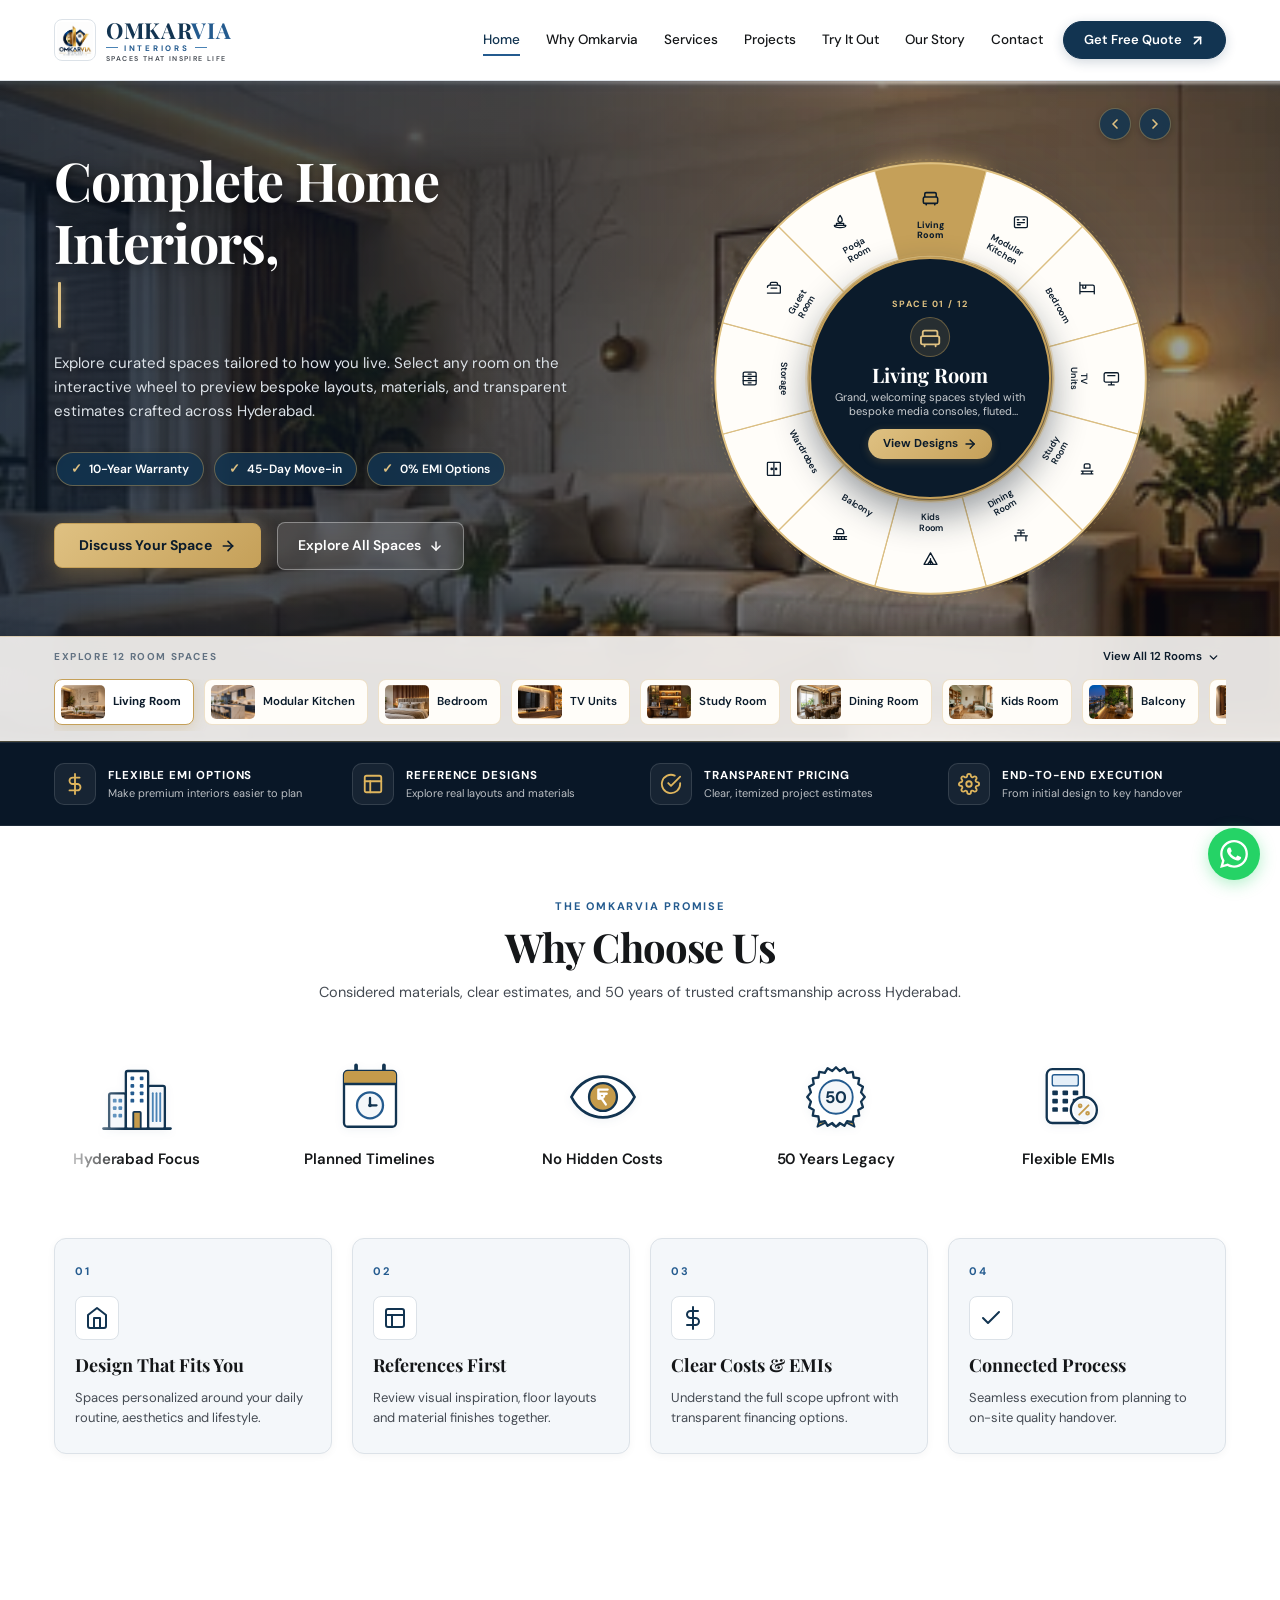
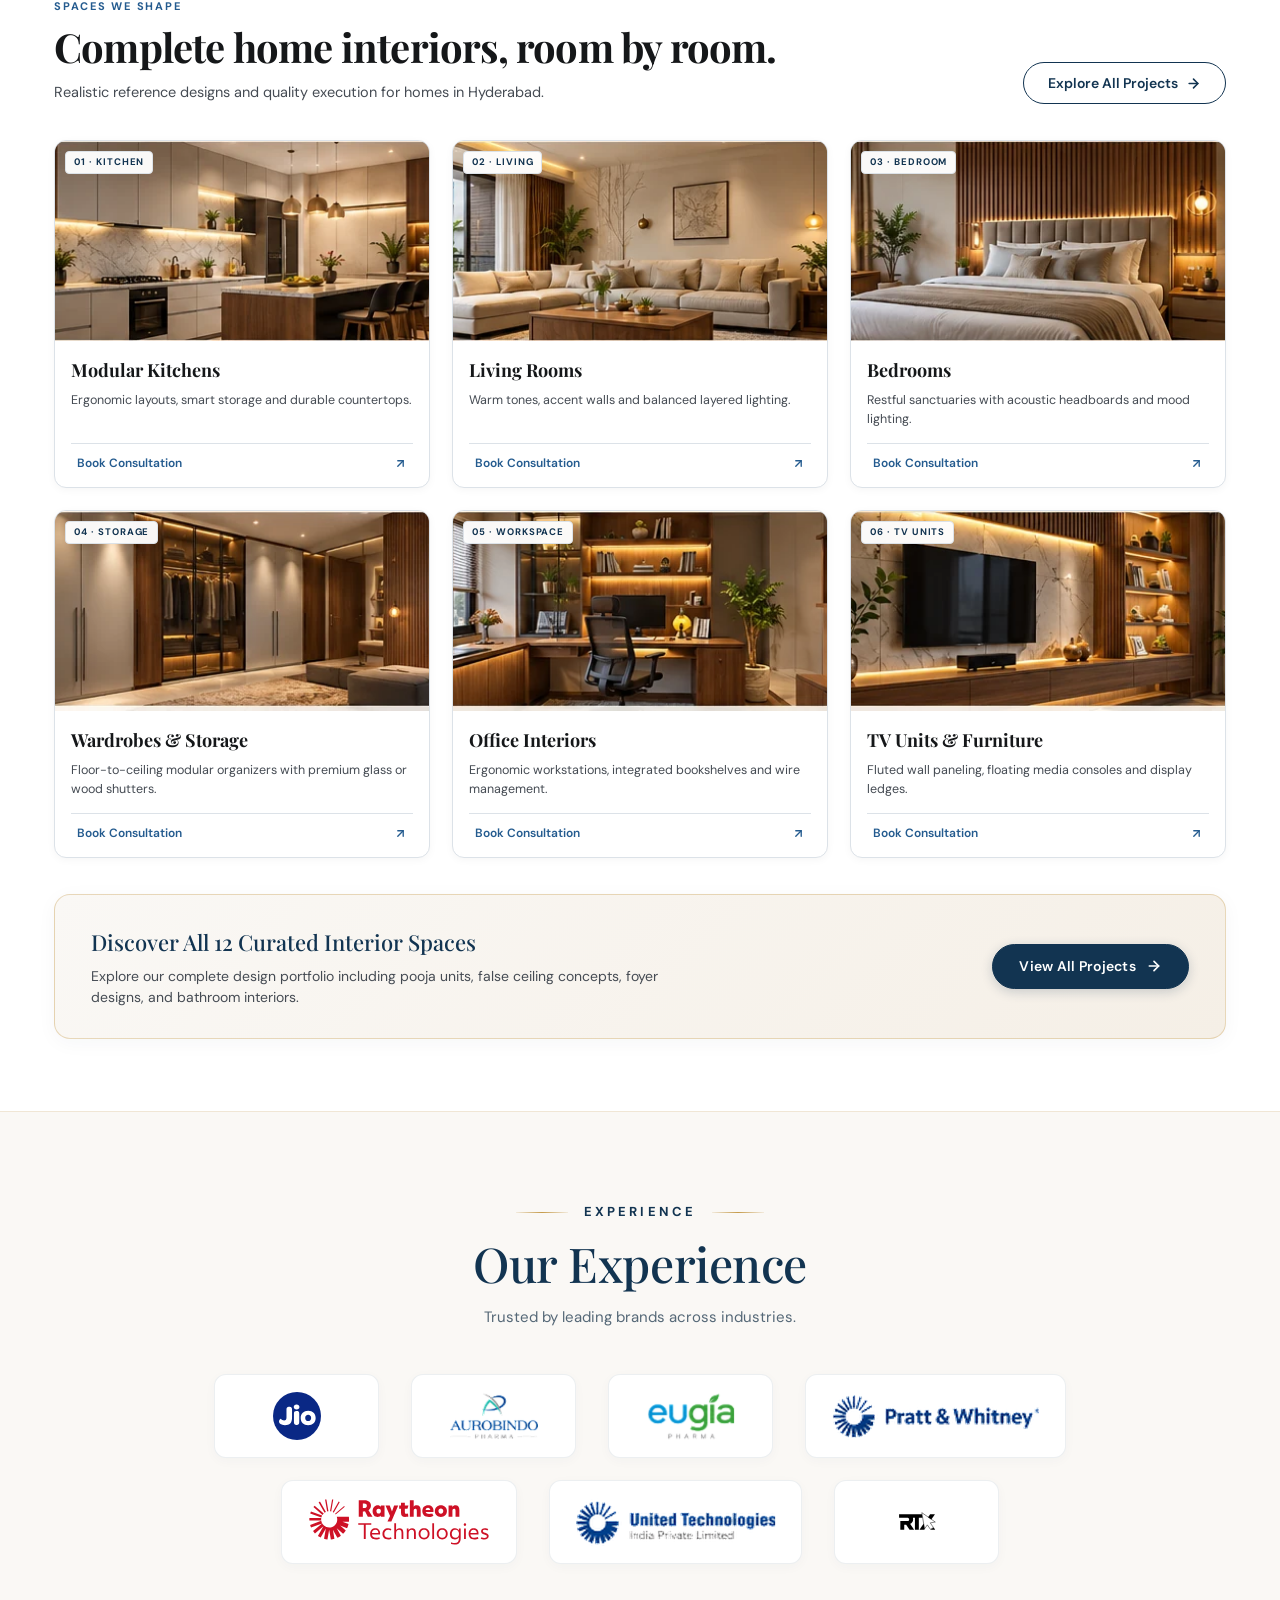
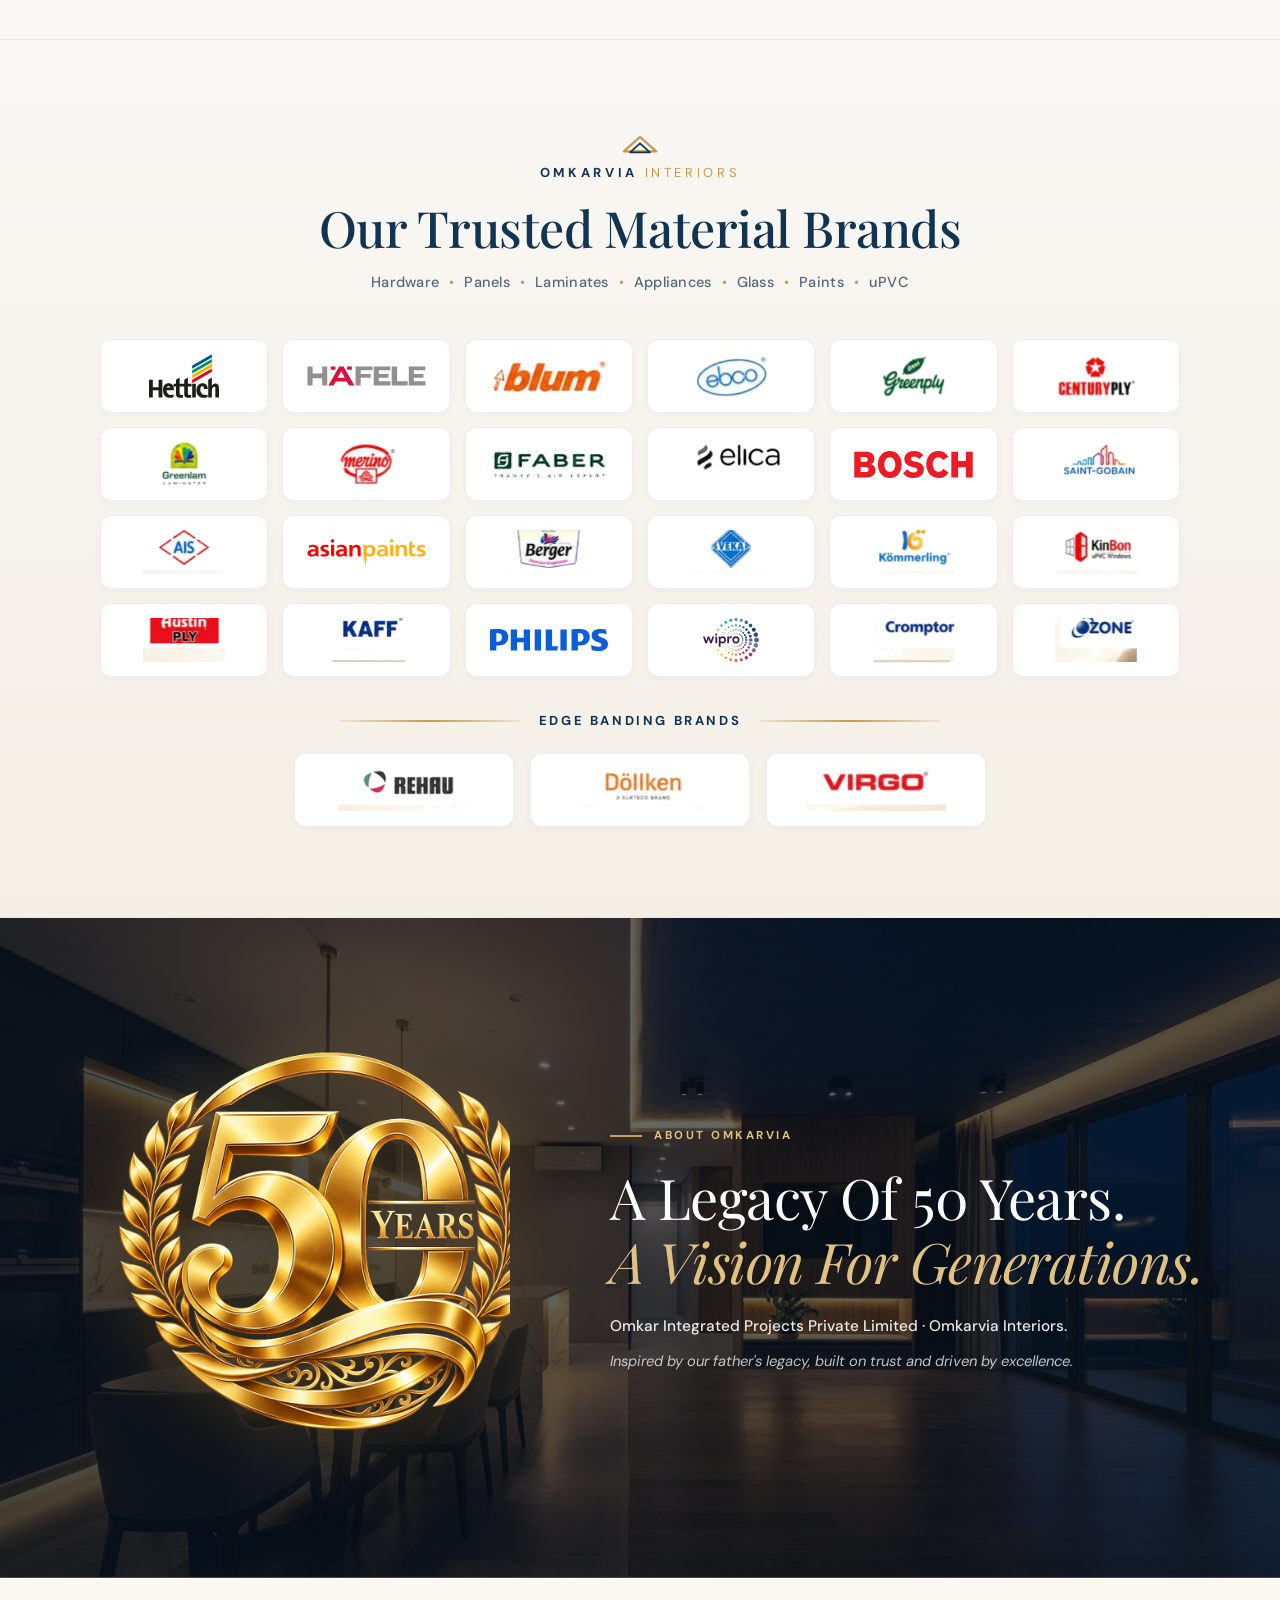
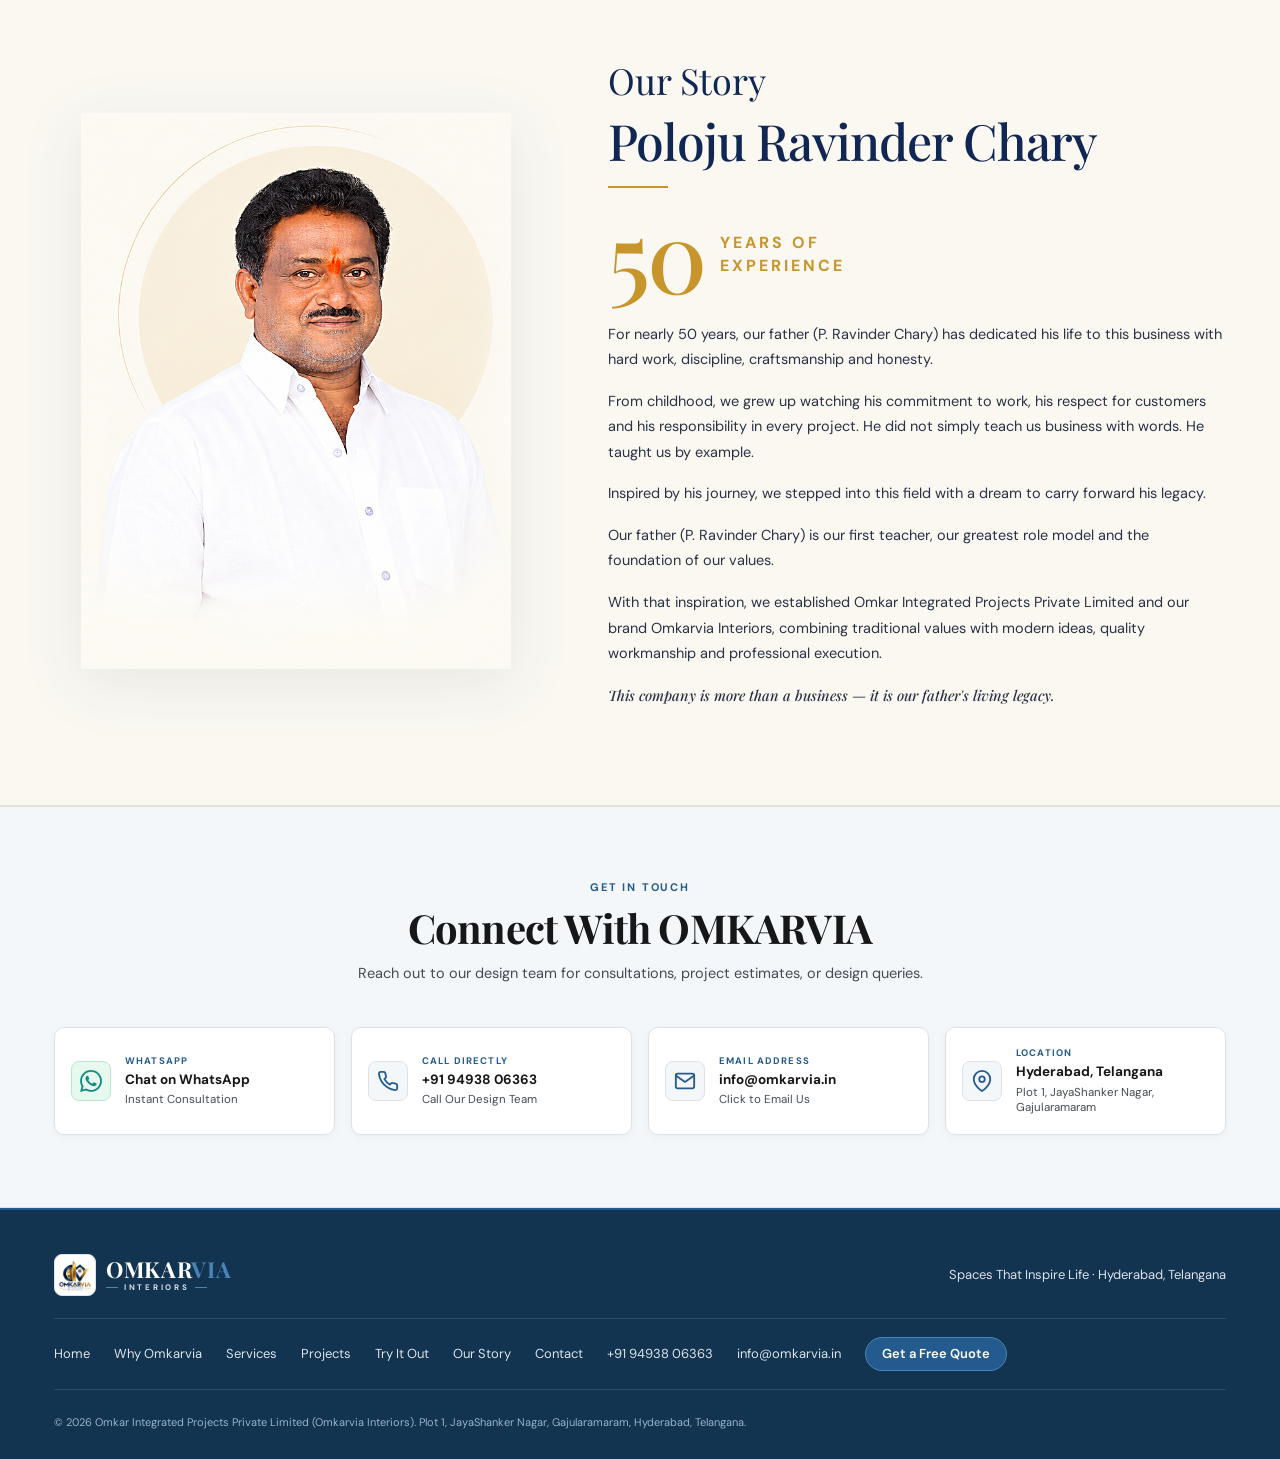
<file: index.html>
<!doctype html>
<html lang="en">
<head>
  <meta charset="utf-8">
  <meta name="viewport" content="width=device-width, initial-scale=1">
  <meta name="theme-color" content="#123451">
  <meta name="description" content="OMKARVIA Interiors: Thoughtful home interiors, reference-led design, transparent pricing and flexible EMI options in Hyderabad.">
  <title>OMKARVIA Interiors | Flexible EMI on Premium Interiors</title>
  <link rel="preconnect" href="https://fonts.googleapis.com">
  <link rel="preconnect" href="https://fonts.gstatic.com" crossorigin>
  <link href="https://fonts.googleapis.com/css2?family=DM+Sans:ital,opsz,wght@0,9..40,300..700;1,9..40,300..700&family=Playfair+Display:ital,wght@0,500..700;1,500..700&display=swap" rel="stylesheet">
  <link rel="stylesheet" href="styles.css">
  <script src="lead-config.js" defer></script>
  <script src="script.js" defer></script>
</head>
<body>
  <a class="skip-link" href="#main">Skip to content</a>

  <!-- Clean, Light Header -->
  <header class="site-header" id="siteHeader">
    <div class="header-container">
      <a class="brand" href="/" data-route="/" aria-label="OMKARVIA Interiors home">
        <img src="assets/omkarvia-logo.jpg" alt="OMKARVIA Logo" class="brand-emblem" width="42" height="42">
        <div class="brand-text">
          <span class="brand-name">OMKAR<span>VIA</span></span>
          <span class="brand-subtitle"><i></i> INTERIORS <i></i></span>
          <span class="brand-tagline">SPACES THAT INSPIRE LIFE</span>
        </div>
      </a>

      <nav class="site-nav" id="siteNav" aria-label="Main navigation">
        <a class="nav-link active" href="/#home" data-route="/">Home</a>
        <a class="nav-link" href="/#why-us" data-route="/#why-us">Why Omkarvia</a>
        <a class="nav-link" href="/#services" data-route="/#services">Services</a>
        <a class="nav-link" href="/projects" data-route="/projects">Projects</a>
        <a class="nav-link" href="/try-it-out" data-route="/try-it-out">Try It Out</a>
        <a class="nav-link" href="/#our-story" data-route="/#our-story">Our Story</a>
        <a class="nav-link" href="/#contact" data-route="/#contact">Contact</a>
      </nav>

      <div class="header-actions">
        <button class="button button-gold header-cta" type="button" data-open-quote>
          <span>Get Free Quote</span>
          <svg width="15" height="15" viewBox="0 0 24 24" fill="none" stroke="currentColor" stroke-width="2.5" stroke-linecap="round" stroke-linejoin="round" aria-hidden="true"><line x1="7" y1="17" x2="17" y2="7"></line><polyline points="7 7 17 7 17 17"></polyline></svg>
        </button>

        <button class="menu-toggle" id="menuToggle" aria-label="Open navigation" aria-expanded="false" aria-controls="siteNav">
          <span class="menu-bar"></span>
          <span class="menu-bar"></span>
          <span class="menu-bar"></span>
        </button>
      </div>
    </div>
  </header>

  <main id="main">
    <div id="homepageView">
    <!-- Room-by-Room Interactive Wheel Hero Section -->
    <section class="hero hero-room-wheel" id="home" aria-labelledby="heroTitle">
      <!-- Dynamic Room Background Crossfade Layers -->
      <div class="hero-bg-layer hero-bg-active" id="heroBgActive" style="background-image: url('assets/living-room.webp');"></div>
      <div class="hero-bg-layer hero-bg-next" id="heroBgNext"></div>
      <div class="hero-overlay" aria-hidden="true"></div>

      <div class="hero-container">
        <!-- Left: Editorial Text Content -->
        <div class="hero-content">

          <h1 id="heroTitle" class="hero-editorial-title" aria-label="Complete Home Interiors, Room by Room.">
            <span class="typing-text-wrapper">
              <span class="typing-line" id="typingLine1">Complete Home Interiors,</span><br>
              <span class="gold-serif-text typing-line" id="typingLine2">Room by Room.</span>
            </span><span class="typing-cursor" id="typingCursor" aria-hidden="true"></span>
          </h1>

          <p class="hero-copy">
            Explore curated spaces tailored to how you live. Select any room on the interactive wheel to preview bespoke layouts, materials, and transparent estimates crafted across Hyderabad.
          </p>

          <div class="hero-highlights-strip" aria-label="Omkarvia hallmarks">
            <div class="highlight-item">
              <span class="highlight-icon" aria-hidden="true">✓</span>
              <span>10-Year Warranty</span>
            </div>
            <div class="highlight-item">
              <span class="highlight-icon" aria-hidden="true">✓</span>
              <span>45-Day Move-in</span>
            </div>
            <div class="highlight-item">
              <span class="highlight-icon" aria-hidden="true">✓</span>
              <span>0% EMI Options</span>
            </div>
          </div>

          <div class="hero-actions">
            <button class="button button-gold hero-cta-btn" type="button" data-open-quote id="heroDiscussCta" data-service="Living Room">
              <span>Discuss Your Space</span>
              <svg width="16" height="16" viewBox="0 0 24 24" fill="none" stroke="currentColor" stroke-width="2.5" stroke-linecap="round" stroke-linejoin="round" aria-hidden="true"><line x1="5" y1="12" x2="19" y2="12"></line><polyline points="12 5 19 12 12 19"></polyline></svg>
            </button>
            <a class="hero-secondary-btn" href="#services">
              <span>Explore All Spaces</span>
              <svg width="14" height="14" viewBox="0 0 24 24" fill="none" stroke="currentColor" stroke-width="2.5" stroke-linecap="round" stroke-linejoin="round" aria-hidden="true"><line x1="12" y1="5" x2="12" y2="19"></line><polyline points="19 12 12 19 5 12"></polyline></svg>
            </a>
          </div>
        </div>

        <!-- Right: Interactive Circular Room Wheel -->
        <div class="wheel-stage-wrapper">
          <div class="wheel-controls-header">
            <div class="wheel-nav-arrows">
              <button type="button" class="wheel-arrow-btn" id="wheelPrevBtn" aria-label="Previous room (ArrowLeft)">
                <svg width="16" height="16" viewBox="0 0 24 24" fill="none" stroke="currentColor" stroke-width="2.5" stroke-linecap="round" stroke-linejoin="round"><polyline points="15 18 9 12 15 6"></polyline></svg>
              </button>
              <button type="button" class="wheel-arrow-btn" id="wheelNextBtn" aria-label="Next room (ArrowRight)">
                <svg width="16" height="16" viewBox="0 0 24 24" fill="none" stroke="currentColor" stroke-width="2.5" stroke-linecap="round" stroke-linejoin="round"><polyline points="9 18 15 12 9 6"></polyline></svg>
              </button>
            </div>
          </div>

          <!-- Circular Wheel Container -->
          <div class="wheel-container" id="wheelContainer" tabindex="0" role="region" aria-label="Interactive Room Selection Wheel">
            <!-- SVG Radial Segments -->
            <svg class="wheel-svg" id="wheelSvg" viewBox="0 0 540 540" aria-hidden="true">
              <!-- Dynamically rendered via script.js for pixel-perfect SVG radial geometry -->
            </svg>

            <!-- Center Dark Navy Hub -->
            <div class="wheel-center-hub" id="wheelCenterHub">
              <div class="hub-inner">
                <span class="hub-tag" id="hubTag">SPACE 01 / 12</span>
                <div class="hub-icon-box" id="hubIconBox" aria-hidden="true">
                  <!-- Dynamic SVG Icon -->
                </div>
                <h2 class="hub-room-name" id="hubRoomName">Living Room</h2>
                <p class="hub-room-desc" id="hubRoomDesc">Grand spaces designed for relaxed family gatherings and entertainment.</p>
                <button type="button" class="hub-action-btn" id="hubViewBtn">
                  <span>View Designs</span>
                  <svg width="14" height="14" viewBox="0 0 24 24" fill="none" stroke="currentColor" stroke-width="2.5" stroke-linecap="round" stroke-linejoin="round"><line x1="5" y1="12" x2="19" y2="12"></line><polyline points="12 5 19 12 12 19"></polyline></svg>
                </button>
              </div>
            </div>
          </div>
        </div>
      </div>

      <!-- Synchronized Bottom Room Thumbnails Strip -->
      <div class="room-thumbnail-strip" id="roomThumbnailStrip">
        <div class="thumb-strip-container">
          <div class="thumb-strip-header">
            <span class="thumb-strip-label">EXPLORE 12 ROOM SPACES</span>
            <button type="button" class="thumb-all-rooms-btn" id="thumbViewAllBtn">
              <span>View All 12 Rooms</span>
              <svg width="13" height="13" viewBox="0 0 24 24" fill="none" stroke="currentColor" stroke-width="2.5" stroke-linecap="round" stroke-linejoin="round"><polyline points="6 9 12 15 18 9"></polyline></svg>
            </button>
          </div>
          <div class="thumb-strip-scroll" id="thumbStripScroll" role="tablist" aria-label="Room selection thumbnails">
            <!-- Dynamically populated and synchronized via script.js -->
          </div>
        </div>
      </div>
    </section>

    <!-- Clean Trust Strip -->
    <section class="trust-strip" aria-label="OMKARVIA benefits">
      <div class="trust-container">
        <div class="trust-item">
          <span class="trust-icon" aria-hidden="true">
            <svg width="22" height="22" viewBox="0 0 24 24" fill="none" stroke="currentColor" stroke-width="2" stroke-linecap="round" stroke-linejoin="round"><line x1="12" y1="1" x2="12" y2="23"></line><path d="M17 5H9.5a3.5 3.5 0 0 0 0 7h5a3.5 3.5 0 0 1 0 7H6"></path></svg>
          </span>
          <div>
            <h3>FLEXIBLE EMI OPTIONS</h3>
            <p>Make premium interiors easier to plan</p>
          </div>
        </div>

        <div class="trust-item">
          <span class="trust-icon" aria-hidden="true">
            <svg width="22" height="22" viewBox="0 0 24 24" fill="none" stroke="currentColor" stroke-width="2" stroke-linecap="round" stroke-linejoin="round"><rect x="3" y="3" width="18" height="18" rx="2" ry="2"></rect><line x1="3" y1="9" x2="21" y2="9"></line><line x1="9" y1="21" x2="9" y2="9"></line></svg>
          </span>
          <div>
            <h3>REFERENCE DESIGNS</h3>
            <p>Explore real layouts and materials</p>
          </div>
        </div>

        <div class="trust-item">
          <span class="trust-icon" aria-hidden="true">
            <svg width="22" height="22" viewBox="0 0 24 24" fill="none" stroke="currentColor" stroke-width="2" stroke-linecap="round" stroke-linejoin="round"><path d="M22 11.08V12a10 10 0 1 1-5.93-9.14"></path><polyline points="22 4 12 14.01 9 11.01"></polyline></svg>
          </span>
          <div>
            <h3>TRANSPARENT PRICING</h3>
            <p>Clear, itemized project estimates</p>
          </div>
        </div>

        <div class="trust-item">
          <span class="trust-icon" aria-hidden="true">
            <svg width="22" height="22" viewBox="0 0 24 24" fill="none" stroke="currentColor" stroke-width="2" stroke-linecap="round" stroke-linejoin="round"><circle cx="12" cy="12" r="3"></circle><path d="M19.4 15a1.65 1.65 0 0 0 .33 1.82l.06.06a2 2 0 0 1 0 2.83 2 2 0 0 1-2.83 0l-.06-.06a1.65 1.65 0 0 0-1.82-.33 1.65 1.65 0 0 0-1 1.51V21a2 2 0 0 1-2 2 2 2 0 0 1-2-2v-.09A1.65 1.65 0 0 0 9 19.4a1.65 1.65 0 0 0-1.82.33l-.06.06a2 2 0 0 1-2.83 0 2 2 0 0 1 0-2.83l.06-.06a1.65 1.65 0 0 0 .33-1.82 1.65 1.65 0 0 0-1.51-1H3a2 2 0 0 1-2-2 2 2 0 0 1 2-2h.09A1.65 1.65 0 0 0 4.6 9a1.65 1.65 0 0 0-.33-1.82l-.06-.06a2 2 0 0 1 0-2.83 2 2 0 0 1 2.83 0l.06.06a1.65 1.65 0 0 0 1.82.33H9a1.65 1.65 0 0 0 1-1.51V3a2 2 0 0 1 2-2 2 2 0 0 1 2 2v.09a1.65 1.65 0 0 0 1 1.51 1.65 1.65 0 0 0 1.82-.33l.06-.06a2 2 0 0 1 2.83 0 2 2 0 0 1 0 2.83l-.06.06a1.65 1.65 0 0 0-.33 1.82V9a1.65 1.65 0 0 0 1.51 1H21a2 2 0 0 1 2 2 2 2 0 0 1-2 2h-.09a1.65 1.65 0 0 0-1.51 1z"></path></svg>
          </span>
          <div>
            <h3>END-TO-END EXECUTION</h3>
            <p>From initial design to key handover</p>
          </div>
        </div>
      </div>
    </section>

    <!-- Why Choose Us Section -->
    <section class="section why-section" id="why-us">
      <div class="section-container">
        <div class="section-heading">
          <p class="section-eyebrow">THE OMKARVIA PROMISE</p>
          <h2>Why Choose Us</h2>
          <p class="section-lead">Considered materials, clear estimates, and 50 years of trusted craftsmanship across Hyderabad.</p>
        </div>

        <!-- Continuously Scrolling Horizontal Statistics Showcase -->
        <div class="stats-carousel-wrapper" role="region" aria-label="Why Choose Us Highlights">
          <div class="stats-carousel-track">
            <!-- Group 1 -->
            <div class="stats-carousel-group">
              <div class="stat-item">
                <svg class="stat-illustration" width="76" height="76" viewBox="0 0 84 84" fill="none" xmlns="http://www.w3.org/2000/svg" aria-hidden="true">
                  <line x1="6" y1="76" x2="78" y2="76" stroke="#123451" stroke-width="3" stroke-linecap="round"/>
                  <rect x="12" y="38" width="18" height="38" rx="2" fill="#F4F7FA" stroke="#123451" stroke-width="2.5"/>
                  <rect x="16" y="44" width="4" height="4" rx="1" fill="#4A83B5"/>
                  <rect x="22" y="44" width="4" height="4" rx="1" fill="#4A83B5"/>
                  <rect x="16" y="52" width="4" height="4" rx="1" fill="#4A83B5"/>
                  <rect x="22" y="52" width="4" height="4" rx="1" fill="#4A83B5"/>
                  <rect x="16" y="60" width="4" height="4" rx="1" fill="#4A83B5"/>
                  <rect x="22" y="60" width="4" height="4" rx="1" fill="#4A83B5"/>
                  <rect x="30" y="14" width="24" height="62" rx="2" fill="#FFFFFF" stroke="#123451" stroke-width="2.5"/>
                  <rect x="35" y="20" width="4" height="4" rx="1" fill="#245B8F"/>
                  <rect x="45" y="20" width="4" height="4" rx="1" fill="#245B8F"/>
                  <rect x="35" y="28" width="4" height="4" rx="1" fill="#245B8F"/>
                  <rect x="45" y="28" width="4" height="4" rx="1" fill="#245B8F"/>
                  <rect x="35" y="36" width="4" height="4" rx="1" fill="#245B8F"/>
                  <rect x="45" y="36" width="4" height="4" rx="1" fill="#245B8F"/>
                  <rect x="35" y="44" width="4" height="4" rx="1" fill="#245B8F"/>
                  <rect x="45" y="44" width="4" height="4" rx="1" fill="#245B8F"/>
                  <rect x="38" y="58" width="8" height="18" rx="1" fill="#C59B4B" stroke="#123451" stroke-width="2"/>
                  <rect x="54" y="30" width="18" height="46" rx="2" fill="#F4F7FA" stroke="#123451" stroke-width="2.5"/>
                  <line x1="59" y1="38" x2="59" y2="68" stroke="#4A83B5" stroke-width="2" stroke-linecap="round"/>
                  <line x1="63" y1="38" x2="63" y2="68" stroke="#4A83B5" stroke-width="2" stroke-linecap="round"/>
                  <line x1="67" y1="38" x2="67" y2="68" stroke="#4A83B5" stroke-width="2" stroke-linecap="round"/>
                </svg>
                <span class="stat-label">Hyderabad Focus</span>
              </div>

              <div class="stat-item">
                <svg class="stat-illustration" width="76" height="76" viewBox="0 0 84 84" fill="none" xmlns="http://www.w3.org/2000/svg" aria-hidden="true">
                  <rect x="25" y="6" width="4" height="12" rx="2" fill="#123451"/>
                  <rect x="55" y="6" width="4" height="12" rx="2" fill="#123451"/>
                  <rect x="14" y="14" width="56" height="60" rx="4" fill="#FFFFFF" stroke="#123451" stroke-width="2.5"/>
                  <path d="M14 18C14 15.7909 15.7909 14 18 14H66C68.2091 14 70 15.7909 70 18V28H14V18Z" fill="#C59B4B"/>
                  <line x1="14" y1="28" x2="70" y2="28" stroke="#123451" stroke-width="2.5"/>
                  <circle cx="42" cy="51" r="14" fill="#F4F7FA" stroke="#245B8F" stroke-width="2.5"/>
                  <polyline points="42,43 42,51 49,51" stroke="#123451" stroke-width="2.5" stroke-linecap="round" stroke-linejoin="round"/>
                  <circle cx="42" cy="51" r="2" fill="#123451"/>
                </svg>
                <span class="stat-label">Planned Timelines</span>
              </div>

              <div class="stat-item">
                <svg class="stat-illustration" width="76" height="76" viewBox="0 0 84 84" fill="none" xmlns="http://www.w3.org/2000/svg" aria-hidden="true">
                  <path d="M8 42C16 26 30 20 42 20C54 20 68 26 76 42C68 58 54 64 42 64C30 64 16 58 8 42Z" fill="#FFFFFF" stroke="#123451" stroke-width="3" stroke-linejoin="round"/>
                  <circle cx="42" cy="42" r="15" fill="#C59B4B" stroke="#123451" stroke-width="2.5"/>
                  <path d="M37 34H47M37 38.5H46M37 34V44C38.5 44 42 43.5 43 41.5C44 39.5 43 38.5 41 38.5H37L45 50" stroke="#FFFFFF" stroke-width="2.5" stroke-linecap="round" stroke-linejoin="round"/>
                </svg>
                <span class="stat-label">No Hidden Costs</span>
              </div>

              <div class="stat-item">
                <svg class="stat-illustration" width="76" height="76" viewBox="0 0 84 84" fill="none" xmlns="http://www.w3.org/2000/svg" aria-hidden="true">
                  <path d="M28 54L22 74L34 68L40 73L35 55" fill="#C59B4B" stroke="#123451" stroke-width="2" stroke-linejoin="round"/>
                  <path d="M56 54L62 74L50 68L44 73L49 55" fill="#C59B4B" stroke="#123451" stroke-width="2" stroke-linejoin="round"/>
                  <path d="M42 10L46 14L51 11L54 16L60 15L61 21L67 22L66 28L71 31L69 37L73 42L69 47L71 53L66 56L67 62L61 63L60 69L54 68L51 73L46 70L42 74L38 70L33 73L30 68L24 69L23 63L17 62L18 56L13 53L15 47L11 42L15 37L13 31L18 28L17 22L23 21L24 15L30 16L33 11L38 14L42 10Z" fill="#FFFFFF" stroke="#123451" stroke-width="2.5" stroke-linejoin="round"/>
                  <circle cx="42" cy="42" r="18" fill="#F4F7FA" stroke="#245B8F" stroke-width="2"/>
                  <text x="42" y="48" font-family="'DM Sans', sans-serif" font-size="18" font-weight="700" fill="#123451" text-anchor="middle" letter-spacing="-0.5">50</text>
                </svg>
                <span class="stat-label">50 Years Legacy</span>
              </div>

              <div class="stat-item">
                <svg class="stat-illustration" width="76" height="76" viewBox="0 0 84 84" fill="none" xmlns="http://www.w3.org/2000/svg" aria-hidden="true">
                  <rect x="18" y="12" width="40" height="58" rx="6" fill="#FFFFFF" stroke="#123451" stroke-width="2.5"/>
                  <rect x="24" y="18" width="28" height="12" rx="2" fill="#E5EFF8" stroke="#245B8F" stroke-width="1.5"/>
                  <rect x="24" y="35" width="6" height="5" rx="1" fill="#123451"/>
                  <rect x="35" y="35" width="6" height="5" rx="1" fill="#123451"/>
                  <rect x="46" y="35" width="6" height="5" rx="1" fill="#123451"/>
                  <rect x="24" y="44" width="6" height="5" rx="1" fill="#123451"/>
                  <rect x="35" y="44" width="6" height="5" rx="1" fill="#123451"/>
                  <rect x="46" y="44" width="6" height="5" rx="1" fill="#123451"/>
                  <rect x="24" y="53" width="6" height="5" rx="1" fill="#123451"/>
                  <rect x="35" y="53" width="6" height="5" rx="1" fill="#123451"/>
                  <rect x="46" y="53" width="6" height="5" rx="1" fill="#123451"/>
                  <circle cx="58" cy="56" r="14" fill="#FFFFFF" stroke="#123451" stroke-width="2.5"/>
                  <circle cx="58" cy="56" r="11" fill="#F4F7FA"/>
                  <path d="M53 61L63 51M54 53A1.5 1.5 0 1 1 54 50A1.5 1.5 0 0 1 54 53ZM62 61A1.5 1.5 0 1 1 62 58A1.5 1.5 0 0 1 62 61Z" stroke="#C59B4B" stroke-width="2" stroke-linecap="round"/>
                </svg>
                <span class="stat-label">Flexible EMIs</span>
              </div>

              <div class="stat-item">
                <svg class="stat-illustration" width="76" height="76" viewBox="0 0 84 84" fill="none" xmlns="http://www.w3.org/2000/svg" aria-hidden="true">
                  <rect x="14" y="16" width="56" height="52" rx="4" fill="#FFFFFF" stroke="#123451" stroke-width="2.5"/>
                  <rect x="22" y="24" width="22" height="18" fill="#F4F7FA" stroke="#245B8F" stroke-width="2"/>
                  <rect x="44" y="24" width="18" height="26" fill="#F4F7FA" stroke="#245B8F" stroke-width="2"/>
                  <rect x="22" y="42" width="22" height="18" fill="#F4F7FA" stroke="#245B8F" stroke-width="2"/>
                  <path d="M34 42A10 10 0 0 1 44 32" stroke="#C59B4B" stroke-width="2" stroke-dasharray="2 2"/>
                  <circle cx="54" cy="56" r="3" fill="#C59B4B"/>
                  <line x1="48" y1="56" x2="60" y2="56" stroke="#123451" stroke-width="2"/>
                </svg>
                <span class="stat-label">Reference Designs</span>
              </div>

              <div class="stat-item">
                <svg class="stat-illustration" width="76" height="76" viewBox="0 0 84 84" fill="none" xmlns="http://www.w3.org/2000/svg" aria-hidden="true">
                  <path d="M42 12L66 22V42C66 56 55 67 42 72C29 67 18 56 18 42V22L42 12Z" fill="#FFFFFF" stroke="#123451" stroke-width="2.5" stroke-linejoin="round"/>
                  <path d="M42 18L60 26V42C60 52 52 61 42 66C32 61 24 52 24 42V26L42 18Z" fill="#F4F7FA"/>
                  <path d="M33 42L40 49L52 35" stroke="#C59B4B" stroke-width="3.5" stroke-linecap="round" stroke-linejoin="round"/>
                  <path d="M42 26L31 34V35H53V34L42 26Z" fill="#123451"/>
                </svg>
                <span class="stat-label">End-to-End Handover</span>
              </div>
            </div>

            <!-- Group 2 (Duplicate for Seamless Infinite Loop) -->
            <div class="stats-carousel-group" aria-hidden="true">
              <div class="stat-item">
                <svg class="stat-illustration" width="76" height="76" viewBox="0 0 84 84" fill="none" xmlns="http://www.w3.org/2000/svg">
                  <line x1="6" y1="76" x2="78" y2="76" stroke="#123451" stroke-width="3" stroke-linecap="round"/>
                  <rect x="12" y="38" width="18" height="38" rx="2" fill="#F4F7FA" stroke="#123451" stroke-width="2.5"/>
                  <rect x="16" y="44" width="4" height="4" rx="1" fill="#4A83B5"/>
                  <rect x="22" y="44" width="4" height="4" rx="1" fill="#4A83B5"/>
                  <rect x="16" y="52" width="4" height="4" rx="1" fill="#4A83B5"/>
                  <rect x="22" y="52" width="4" height="4" rx="1" fill="#4A83B5"/>
                  <rect x="16" y="60" width="4" height="4" rx="1" fill="#4A83B5"/>
                  <rect x="22" y="60" width="4" height="4" rx="1" fill="#4A83B5"/>
                  <rect x="30" y="14" width="24" height="62" rx="2" fill="#FFFFFF" stroke="#123451" stroke-width="2.5"/>
                  <rect x="35" y="20" width="4" height="4" rx="1" fill="#245B8F"/>
                  <rect x="45" y="20" width="4" height="4" rx="1" fill="#245B8F"/>
                  <rect x="35" y="28" width="4" height="4" rx="1" fill="#245B8F"/>
                  <rect x="45" y="28" width="4" height="4" rx="1" fill="#245B8F"/>
                  <rect x="35" y="36" width="4" height="4" rx="1" fill="#245B8F"/>
                  <rect x="45" y="36" width="4" height="4" rx="1" fill="#245B8F"/>
                  <rect x="35" y="44" width="4" height="4" rx="1" fill="#245B8F"/>
                  <rect x="45" y="44" width="4" height="4" rx="1" fill="#245B8F"/>
                  <rect x="38" y="58" width="8" height="18" rx="1" fill="#C59B4B" stroke="#123451" stroke-width="2"/>
                  <rect x="54" y="30" width="18" height="46" rx="2" fill="#F4F7FA" stroke="#123451" stroke-width="2.5"/>
                  <line x1="59" y1="38" x2="59" y2="68" stroke="#4A83B5" stroke-width="2" stroke-linecap="round"/>
                  <line x1="63" y1="38" x2="63" y2="68" stroke="#4A83B5" stroke-width="2" stroke-linecap="round"/>
                  <line x1="67" y1="38" x2="67" y2="68" stroke="#4A83B5" stroke-width="2" stroke-linecap="round"/>
                </svg>
                <span class="stat-label">Hyderabad Focus</span>
              </div>

              <div class="stat-item">
                <svg class="stat-illustration" width="76" height="76" viewBox="0 0 84 84" fill="none" xmlns="http://www.w3.org/2000/svg">
                  <rect x="25" y="6" width="4" height="12" rx="2" fill="#123451"/>
                  <rect x="55" y="6" width="4" height="12" rx="2" fill="#123451"/>
                  <rect x="14" y="14" width="56" height="60" rx="4" fill="#FFFFFF" stroke="#123451" stroke-width="2.5"/>
                  <path d="M14 18C14 15.7909 15.7909 14 18 14H66C68.2091 14 70 15.7909 70 18V28H14V18Z" fill="#C59B4B"/>
                  <line x1="14" y1="28" x2="70" y2="28" stroke="#123451" stroke-width="2.5"/>
                  <circle cx="42" cy="51" r="14" fill="#F4F7FA" stroke="#245B8F" stroke-width="2.5"/>
                  <polyline points="42,43 42,51 49,51" stroke="#123451" stroke-width="2.5" stroke-linecap="round" stroke-linejoin="round"/>
                  <circle cx="42" cy="51" r="2" fill="#123451"/>
                </svg>
                <span class="stat-label">Planned Timelines</span>
              </div>

              <div class="stat-item">
                <svg class="stat-illustration" width="76" height="76" viewBox="0 0 84 84" fill="none" xmlns="http://www.w3.org/2000/svg">
                  <path d="M8 42C16 26 30 20 42 20C54 20 68 26 76 42C68 58 54 64 42 64C30 64 16 58 8 42Z" fill="#FFFFFF" stroke="#123451" stroke-width="3" stroke-linejoin="round"/>
                  <circle cx="42" cy="42" r="15" fill="#C59B4B" stroke="#123451" stroke-width="2.5"/>
                  <path d="M37 34H47M37 38.5H46M37 34V44C38.5 44 42 43.5 43 41.5C44 39.5 43 38.5 41 38.5H37L45 50" stroke="#FFFFFF" stroke-width="2.5" stroke-linecap="round" stroke-linejoin="round"/>
                </svg>
                <span class="stat-label">No Hidden Costs</span>
              </div>

              <div class="stat-item">
                <svg class="stat-illustration" width="76" height="76" viewBox="0 0 84 84" fill="none" xmlns="http://www.w3.org/2000/svg">
                  <path d="M28 54L22 74L34 68L40 73L35 55" fill="#C59B4B" stroke="#123451" stroke-width="2" stroke-linejoin="round"/>
                  <path d="M56 54L62 74L50 68L44 73L49 55" fill="#C59B4B" stroke="#123451" stroke-width="2" stroke-linejoin="round"/>
                  <path d="M42 10L46 14L51 11L54 16L60 15L61 21L67 22L66 28L71 31L69 37L73 42L69 47L71 53L66 56L67 62L61 63L60 69L54 68L51 73L46 70L42 74L38 70L33 73L30 68L24 69L23 63L17 62L18 56L13 53L15 47L11 42L15 37L13 31L18 28L17 22L23 21L24 15L30 16L33 11L38 14L42 10Z" fill="#FFFFFF" stroke="#123451" stroke-width="2.5" stroke-linejoin="round"/>
                  <circle cx="42" cy="42" r="18" fill="#F4F7FA" stroke="#245B8F" stroke-width="2"/>
                  <text x="42" y="48" font-family="'DM Sans', sans-serif" font-size="18" font-weight="700" fill="#123451" text-anchor="middle" letter-spacing="-0.5">50</text>
                </svg>
                <span class="stat-label">50 Years Legacy</span>
              </div>

              <div class="stat-item">
                <svg class="stat-illustration" width="76" height="76" viewBox="0 0 84 84" fill="none" xmlns="http://www.w3.org/2000/svg">
                  <rect x="18" y="12" width="40" height="58" rx="6" fill="#FFFFFF" stroke="#123451" stroke-width="2.5"/>
                  <rect x="24" y="18" width="28" height="12" rx="2" fill="#E5EFF8" stroke="#245B8F" stroke-width="1.5"/>
                  <rect x="24" y="35" width="6" height="5" rx="1" fill="#123451"/>
                  <rect x="35" y="35" width="6" height="5" rx="1" fill="#123451"/>
                  <rect x="46" y="35" width="6" height="5" rx="1" fill="#123451"/>
                  <rect x="24" y="44" width="6" height="5" rx="1" fill="#123451"/>
                  <rect x="35" y="44" width="6" height="5" rx="1" fill="#123451"/>
                  <rect x="46" y="44" width="6" height="5" rx="1" fill="#123451"/>
                  <rect x="24" y="53" width="6" height="5" rx="1" fill="#123451"/>
                  <rect x="35" y="53" width="6" height="5" rx="1" fill="#123451"/>
                  <rect x="46" y="53" width="6" height="5" rx="1" fill="#123451"/>
                  <circle cx="58" cy="56" r="14" fill="#FFFFFF" stroke="#123451" stroke-width="2.5"/>
                  <circle cx="58" cy="56" r="11" fill="#F4F7FA"/>
                  <path d="M53 61L63 51M54 53A1.5 1.5 0 1 1 54 50A1.5 1.5 0 0 1 54 53ZM62 61A1.5 1.5 0 1 1 62 58A1.5 1.5 0 0 1 62 61Z" stroke="#C59B4B" stroke-width="2" stroke-linecap="round"/>
                </svg>
                <span class="stat-label">Flexible EMIs</span>
              </div>

              <div class="stat-item">
                <svg class="stat-illustration" width="76" height="76" viewBox="0 0 84 84" fill="none" xmlns="http://www.w3.org/2000/svg">
                  <rect x="14" y="16" width="56" height="52" rx="4" fill="#FFFFFF" stroke="#123451" stroke-width="2.5"/>
                  <rect x="22" y="24" width="22" height="18" fill="#F4F7FA" stroke="#245B8F" stroke-width="2"/>
                  <rect x="44" y="24" width="18" height="26" fill="#F4F7FA" stroke="#245B8F" stroke-width="2"/>
                  <rect x="22" y="42" width="22" height="18" fill="#F4F7FA" stroke="#245B8F" stroke-width="2"/>
                  <path d="M34 42A10 10 0 0 1 44 32" stroke="#C59B4B" stroke-width="2" stroke-dasharray="2 2"/>
                  <circle cx="54" cy="56" r="3" fill="#C59B4B"/>
                  <line x1="48" y1="56" x2="60" y2="56" stroke="#123451" stroke-width="2"/>
                </svg>
                <span class="stat-label">Reference Designs</span>
              </div>

              <div class="stat-item">
                <svg class="stat-illustration" width="76" height="76" viewBox="0 0 84 84" fill="none" xmlns="http://www.w3.org/2000/svg">
                  <path d="M42 12L66 22V42C66 56 55 67 42 72C29 67 18 56 18 42V22L42 12Z" fill="#FFFFFF" stroke="#123451" stroke-width="2.5" stroke-linejoin="round"/>
                  <path d="M42 18L60 26V42C60 52 52 61 42 66C32 61 24 52 24 42V26L42 18Z" fill="#F4F7FA"/>
                  <path d="M33 42L40 49L52 35" stroke="#C59B4B" stroke-width="3.5" stroke-linecap="round" stroke-linejoin="round"/>
                  <path d="M42 26L31 34V35H53V34L42 26Z" fill="#123451"/>
                </svg>
                <span class="stat-label">End-to-End Handover</span>
              </div>
            </div>
          </div>
        </div>

        <div class="approach-grid">
          <article class="approach-card">
            <span class="approach-number">01</span>
            <div class="approach-icon-wrap">
              <svg width="24" height="24" viewBox="0 0 24 24" fill="none" stroke="currentColor" stroke-width="2" stroke-linecap="round" stroke-linejoin="round"><path d="M3 9l9-7 9 7v11a2 2 0 0 1-2 2H5a2 2 0 0 1-2-2z"></path><polyline points="9 22 9 12 15 12 15 22"></polyline></svg>
            </div>
            <h3>Design That Fits You</h3>
            <p>Spaces personalized around your daily routine, aesthetics and lifestyle.</p>
          </article>

          <article class="approach-card">
            <span class="approach-number">02</span>
            <div class="approach-icon-wrap">
              <svg width="24" height="24" viewBox="0 0 24 24" fill="none" stroke="currentColor" stroke-width="2" stroke-linecap="round" stroke-linejoin="round"><rect x="3" y="3" width="18" height="18" rx="2" ry="2"></rect><line x1="3" y1="9" x2="21" y2="9"></line><line x1="9" y1="21" x2="9" y2="9"></line></svg>
            </div>
            <h3>References First</h3>
            <p>Review visual inspiration, floor layouts and material finishes together.</p>
          </article>

          <article class="approach-card">
            <span class="approach-number">03</span>
            <div class="approach-icon-wrap">
              <svg width="24" height="24" viewBox="0 0 24 24" fill="none" stroke="currentColor" stroke-width="2" stroke-linecap="round" stroke-linejoin="round"><line x1="12" y1="1" x2="12" y2="23"></line><path d="M17 5H9.5a3.5 3.5 0 0 0 0 7h5a3.5 3.5 0 0 1 0 7H6"></path></svg>
            </div>
            <h3>Clear Costs &amp; EMIs</h3>
            <p>Understand the full scope upfront with transparent financing options.</p>
          </article>

          <article class="approach-card">
            <span class="approach-number">04</span>
            <div class="approach-icon-wrap">
              <svg width="24" height="24" viewBox="0 0 24 24" fill="none" stroke="currentColor" stroke-width="2" stroke-linecap="round" stroke-linejoin="round"><polyline points="20 6 9 17 4 12"></polyline></svg>
            </div>
            <h3>Connected Process</h3>
            <p>Seamless execution from planning to on-site quality handover.</p>
          </article>
        </div>
      </div>
    </section>



    <!-- Services Section with Real Interior Photography -->
    <section class="section services-section" id="services">
      <div class="section-container">
        <div class="section-title-row">
          <div>
            <p class="section-eyebrow">SPACES WE SHAPE</p>
            <h2>Complete home interiors, room by room.</h2>
            <p class="section-lead">Realistic reference designs and quality execution for homes in Hyderabad.</p>
          </div>
          <a class="button button-outline view-all-projects-header-btn" href="/projects" data-route="/projects">
            <span>Explore All Projects</span>
            <svg width="15" height="15" viewBox="0 0 24 24" fill="none" stroke="currentColor" stroke-width="2.5" stroke-linecap="round" stroke-linejoin="round" aria-hidden="true"><line x1="5" y1="12" x2="19" y2="12"></line><polyline points="12 5 19 12 12 19"></polyline></svg>
          </a>
        </div>

        <div class="services-grid" id="projects">
          <!-- 01 Modular Kitchens -->
          <article class="service-card" data-service-card="Modular Kitchen">
            <div class="service-img-wrap">
              <img src="assets/modular-kitchen.webp" alt="Modern modular kitchen design" loading="lazy">
              <span class="service-badge">01 · KITCHEN</span>
            </div>
            <div class="service-card-body">
              <h3>Modular Kitchens</h3>
              <p>Ergonomic layouts, smart storage and durable countertops.</p>
              <button class="service-cta" type="button" data-open-quote data-service="Modular Kitchen">
                <span>Book Consultation</span>
                <svg width="13" height="13" viewBox="0 0 24 24" fill="none" stroke="currentColor" stroke-width="2.5" stroke-linecap="round" stroke-linejoin="round"><line x1="7" y1="17" x2="17" y2="7"></line><polyline points="7 7 17 7 17 17"></polyline></svg>
              </button>
            </div>
          </article>

          <!-- 02 Living Rooms -->
          <article class="service-card" data-service-card="Living Room">
            <div class="service-img-wrap">
              <img src="assets/living-room.webp" alt="Warm living room interior" loading="lazy">
              <span class="service-badge">02 · LIVING</span>
            </div>
            <div class="service-card-body">
              <h3>Living Rooms</h3>
              <p>Warm tones, accent walls and balanced layered lighting.</p>
              <button class="service-cta" type="button" data-open-quote data-service="Living Room">
                <span>Book Consultation</span>
                <svg width="13" height="13" viewBox="0 0 24 24" fill="none" stroke="currentColor" stroke-width="2.5" stroke-linecap="round" stroke-linejoin="round"><line x1="7" y1="17" x2="17" y2="7"></line><polyline points="7 7 17 7 17 17"></polyline></svg>
              </button>
            </div>
          </article>

          <!-- 03 Bedrooms -->
          <article class="service-card" data-service-card="Bedroom & Wardrobes">
            <div class="service-img-wrap">
              <img src="assets/bedroom.webp" alt="Calm master bedroom interior" loading="lazy">
              <span class="service-badge">03 · BEDROOM</span>
            </div>
            <div class="service-card-body">
              <h3>Bedrooms</h3>
              <p>Restful sanctuaries with acoustic headboards and mood lighting.</p>
              <button class="service-cta" type="button" data-open-quote data-service="Bedroom & Wardrobes">
                <span>Book Consultation</span>
                <svg width="13" height="13" viewBox="0 0 24 24" fill="none" stroke="currentColor" stroke-width="2.5" stroke-linecap="round" stroke-linejoin="round"><line x1="7" y1="17" x2="17" y2="7"></line><polyline points="7 7 17 7 17 17"></polyline></svg>
              </button>
            </div>
          </article>

          <!-- 04 Wardrobes & Storage -->
          <article class="service-card" data-service-card="Bedroom & Wardrobes">
            <div class="service-img-wrap">
              <img src="assets/wardrobes.webp" alt="Floor to ceiling modular wardrobe" loading="lazy">
              <span class="service-badge">04 · STORAGE</span>
            </div>
            <div class="service-card-body">
              <h3>Wardrobes &amp; Storage</h3>
              <p>Floor-to-ceiling modular organizers with premium glass or wood shutters.</p>
              <button class="service-cta" type="button" data-open-quote data-service="Bedroom & Wardrobes">
                <span>Book Consultation</span>
                <svg width="13" height="13" viewBox="0 0 24 24" fill="none" stroke="currentColor" stroke-width="2.5" stroke-linecap="round" stroke-linejoin="round"><line x1="7" y1="17" x2="17" y2="7"></line><polyline points="7 7 17 7 17 17"></polyline></svg>
              </button>
            </div>
          </article>

          <!-- 05 Office Interiors -->
          <article class="service-card" data-service-card="Office Interiors">
            <div class="service-img-wrap">
              <img src="assets/home-office.webp" alt="Home workspace setup" loading="lazy">
              <span class="service-badge">05 · WORKSPACE</span>
            </div>
            <div class="service-card-body">
              <h3>Office Interiors</h3>
              <p>Ergonomic workstations, integrated bookshelves and wire management.</p>
              <button class="service-cta" type="button" data-open-quote data-service="Office Interiors">
                <span>Book Consultation</span>
                <svg width="13" height="13" viewBox="0 0 24 24" fill="none" stroke="currentColor" stroke-width="2.5" stroke-linecap="round" stroke-linejoin="round"><line x1="7" y1="17" x2="17" y2="7"></line><polyline points="7 7 17 7 17 17"></polyline></svg>
              </button>
            </div>
          </article>

          <!-- 06 TV Units -->
          <article class="service-card" data-service-card="Living Room">
            <div class="service-img-wrap">
              <img src="assets/tv-unit.webp" alt="Minimalist fluted TV console" loading="lazy">
              <span class="service-badge">06 · TV UNITS</span>
            </div>
            <div class="service-card-body">
              <h3>TV Units &amp; Furniture</h3>
              <p>Fluted wall paneling, floating media consoles and display ledges.</p>
              <button class="service-cta" type="button" data-open-quote data-service="Living Room">
                <span>Book Consultation</span>
                <svg width="13" height="13" viewBox="0 0 24 24" fill="none" stroke="currentColor" stroke-width="2.5" stroke-linecap="round" stroke-linejoin="round"><line x1="7" y1="17" x2="17" y2="7"></line><polyline points="7 7 17 7 17 17"></polyline></svg>
              </button>
            </div>
          </article>

        </div>

        <!-- View All Projects Banner / CTA -->
        <div class="projects-preview-cta-wrap">
          <div class="projects-preview-cta-card">
            <div class="projects-preview-cta-text">
              <h3>Discover All 12 Curated Interior Spaces</h3>
              <p>Explore our complete design portfolio including pooja units, false ceiling concepts, foyer designs, and bathroom interiors.</p>
            </div>
            <a href="/projects" class="button button-gold view-all-projects-btn" data-route="/projects" id="viewAllProjectsBtn">
              <span>View All Projects</span>
              <svg width="16" height="16" viewBox="0 0 24 24" fill="none" stroke="currentColor" stroke-width="2.5" stroke-linecap="round" stroke-linejoin="round" aria-hidden="true"><line x1="5" y1="12" x2="19" y2="12"></line><polyline points="12 5 19 12 12 19"></polyline></svg>
            </a>
          </div>
        </div>
      </div>
    </section>



    <!-- =====================================================================
         OUR EXPERIENCE (SCREENSHOT 1)
         ===================================================================== -->
    <section class="section experience-section reveal-on-scroll" id="experience" aria-labelledby="experienceTitle">
      <div class="section-container">
        <div class="experience-header">
          <div class="gold-accent-eyebrow">
            <span class="eyebrow-line" aria-hidden="true"></span>
            <span class="eyebrow-text">EXPERIENCE</span>
            <span class="eyebrow-line" aria-hidden="true"></span>
          </div>
          <h2 id="experienceTitle" class="experience-title">Our Experience</h2>
          <p class="experience-lead">Trusted by leading brands across industries.</p>
        </div>

        <div class="experience-grid-wrapper" role="region" aria-label="Brands that trust Omkarvia">
          <div class="experience-grid">
            <!-- Row 1: 4 Logos -->
            <div class="experience-logo-card" tabindex="0" role="group" aria-label="Client: Reliance Jio">
              <img src="assets/experience/jio.svg" alt="Reliance Jio" width="102" height="116" loading="lazy">
            </div>
            <div class="experience-logo-card" tabindex="0" role="group" aria-label="Client: Aurobindo Pharma">
              <img src="assets/experience/aurobindo.png" alt="Aurobindo Pharma" width="392" height="216" loading="lazy">
            </div>
            <div class="experience-logo-card" tabindex="0" role="group" aria-label="Client: Eugia Pharma">
              <img src="assets/experience/eugia.png" alt="Eugia Pharma" width="388" height="216" loading="lazy">
            </div>
            <div class="experience-logo-card" tabindex="0" role="group" aria-label="Client: Pratt &amp; Whitney">
              <img src="assets/experience/pratt-whitney.png" alt="Pratt &amp; Whitney" width="584" height="136" loading="lazy">
            </div>

            <!-- Row 2: 3 Logos -->
            <div class="experience-logo-card" tabindex="0" role="group" aria-label="Client: Raytheon Technologies">
              <img src="assets/experience/raytheon.svg" alt="Raytheon Technologies" width="290" height="88" loading="lazy">
            </div>
            <div class="experience-logo-card" tabindex="0" role="group" aria-label="Client: United Technologies">
              <img src="assets/experience/united-technologies.png" alt="United Technologies India" width="580" height="140" loading="lazy">
            </div>
            <div class="experience-logo-card" tabindex="0" role="group" aria-label="Client: RTX">
              <img src="assets/experience/rtx.svg" alt="RTX" width="284" height="116" loading="lazy">
            </div>
          </div>
        </div>
      </div>
    </section>



    <!-- =====================================================================
         OUR TRUSTED MATERIAL BRANDS (SCREENSHOT 2)
         ===================================================================== -->
    <section class="section trusted-brands-section reveal-on-scroll" id="trusted-brands" aria-labelledby="brandsTitle">
      <div class="section-container">
        <div class="brands-header">
          <!-- Small Centered Omkarvia Roof Emblem -->
          <div class="brands-emblem-badge" aria-hidden="true">
            <svg class="brands-roof-icon" width="36" height="22" viewBox="0 0 40 24" fill="none" xmlns="http://www.w3.org/2000/svg">
              <path d="M20 2L38 18H2L20 2Z" stroke="#C59B4B" stroke-width="2.5" stroke-linejoin="round"/>
              <path d="M20 9L31 19H9L20 9Z" stroke="#123451" stroke-width="2" stroke-linejoin="round"/>
            </svg>
            <span class="brands-emblem-text">OMKARVIA <span>INTERIORS</span></span>
          </div>

          <h2 id="brandsTitle" class="brands-title">Our Trusted Material Brands</h2>

          <!-- Minimal Category Indicators matching Reference 2: Hardware • Panels • Laminates • Appliances • Glass • Paints • uPVC -->
          <div class="brands-category-pills" role="navigation" aria-label="Material brand categories">
            <span class="brand-cat-item">Hardware</span>
            <span class="brand-cat-dot" aria-hidden="true">•</span>
            <span class="brand-cat-item">Panels</span>
            <span class="brand-cat-dot" aria-hidden="true">•</span>
            <span class="brand-cat-item">Laminates</span>
            <span class="brand-cat-dot" aria-hidden="true">•</span>
            <span class="brand-cat-item">Appliances</span>
            <span class="brand-cat-dot" aria-hidden="true">•</span>
            <span class="brand-cat-item">Glass</span>
            <span class="brand-cat-dot" aria-hidden="true">•</span>
            <span class="brand-cat-item">Paints</span>
            <span class="brand-cat-dot" aria-hidden="true">•</span>
            <span class="brand-cat-item">uPVC</span>
          </div>
        </div>

        <!-- Touch-responsive Brand Cards Grid & Mobile Track -->
        <div class="brands-showcase-container" role="region" aria-label="Material Brand Logos">
          <div class="brands-main-grid" id="brandsMainGrid">
            <!-- Row 1: Hardware & Panels -->
            <div class="brand-card" tabindex="0" role="group" aria-label="Brand: Hettich (Hardware)">
              <div class="brand-card-inner">
                <img src="assets/brands/hettich.svg" alt="Hettich" width="300" height="196" loading="lazy">
              </div>
            </div>
            <div class="brand-card" tabindex="0" role="group" aria-label="Brand: Häfele (Hardware)">
              <div class="brand-card-inner">
                <img src="assets/brands/hafele.svg" alt="Häfele" width="380" height="96" loading="lazy">
              </div>
            </div>
            <div class="brand-card" tabindex="0" role="group" aria-label="Brand: Blum (Hardware)">
              <div class="brand-card-inner">
                <img src="assets/brands/blum.png" alt="Blum" width="384" height="124" loading="lazy">
              </div>
            </div>
            <div class="brand-card" tabindex="0" role="group" aria-label="Brand: Ebco (Hardware)">
              <div class="brand-card-inner">
                <img src="assets/brands/ebco.png" alt="Ebco" width="308" height="180" loading="lazy">
              </div>
            </div>
            <div class="brand-card" tabindex="0" role="group" aria-label="Brand: Greenply (Panels and Laminates)">
              <div class="brand-card-inner">
                <img src="assets/brands/greenply.png" alt="Greenply" width="292" height="196" loading="lazy">
              </div>
            </div>
            <div class="brand-card" tabindex="0" role="group" aria-label="Brand: CenturyPly (Panels and Laminates)">
              <div class="brand-card-inner">
                <img src="assets/brands/centuryply.png" alt="CenturyPly" width="368" height="196" loading="lazy">
              </div>
            </div>

            <!-- Row 2: Laminates, Appliances & Glass -->
            <div class="brand-card" tabindex="0" role="group" aria-label="Brand: Greenlam (Panels and Laminates)">
              <div class="brand-card-inner">
                <img src="assets/brands/greenlam.png" alt="Greenlam Laminates" width="236" height="212" loading="lazy">
              </div>
            </div>
            <div class="brand-card" tabindex="0" role="group" aria-label="Brand: Merino (Panels and Laminates)">
              <div class="brand-card-inner">
                <img src="assets/brands/merino.png" alt="Merino" width="272" height="204" loading="lazy">
              </div>
            </div>
            <div class="brand-card" tabindex="0" role="group" aria-label="Brand: Faber (Appliances)">
              <div class="brand-card-inner">
                <img src="assets/brands/faber.png" alt="Faber" width="408" height="112" loading="lazy">
              </div>
            </div>
            <div class="brand-card" tabindex="0" role="group" aria-label="Brand: Elica (Appliances)">
              <div class="brand-card-inner">
                <img src="assets/brands/elica.png" alt="Elica" width="392" height="172" loading="lazy">
              </div>
            </div>
            <div class="brand-card" tabindex="0" role="group" aria-label="Brand: Bosch (Appliances)">
              <div class="brand-card-inner">
                <img src="assets/brands/bosch.svg" alt="Bosch" width="416" height="172" loading="lazy">
              </div>
            </div>
            <div class="brand-card" tabindex="0" role="group" aria-label="Brand: Saint-Gobain (Glass, Paints and Windows)">
              <div class="brand-card-inner">
                <img src="assets/brands/saint-gobain.png" alt="Saint-Gobain" width="400" height="216" loading="lazy">
              </div>
            </div>

            <!-- Row 3: Glass, Paints & Windows -->
            <div class="brand-card" tabindex="0" role="group" aria-label="Brand: AIS (Glass, Paints and Windows)">
              <div class="brand-card-inner">
                <img src="assets/brands/ais.png" alt="AIS Glass" width="416" height="224" loading="lazy">
              </div>
            </div>
            <div class="brand-card" tabindex="0" role="group" aria-label="Brand: Asian Paints (Glass, Paints and Windows)">
              <div class="brand-card-inner">
                <img src="assets/brands/asian-paints.svg" alt="Asian Paints" width="416" height="224" loading="lazy">
              </div>
            </div>
            <div class="brand-card" tabindex="0" role="group" aria-label="Brand: Berger (Glass, Paints and Windows)">
              <div class="brand-card-inner">
                <img src="assets/brands/berger.png" alt="Berger Paints" width="416" height="224" loading="lazy">
              </div>
            </div>
            <div class="brand-card" tabindex="0" role="group" aria-label="Brand: VEKA (Glass, Paints and Windows)">
              <div class="brand-card-inner">
                <img src="assets/brands/veka.png" alt="VEKA" width="416" height="224" loading="lazy">
              </div>
            </div>
            <div class="brand-card" tabindex="0" role="group" aria-label="Brand: Kömmerling (Glass, Paints and Windows)">
              <div class="brand-card-inner">
                <img src="assets/brands/koemmerling.png" alt="Kömmerling" width="416" height="224" loading="lazy">
              </div>
            </div>
            <div class="brand-card" tabindex="0" role="group" aria-label="Brand: KinBon (Glass, Paints and Windows)">
              <div class="brand-card-inner">
                <img src="assets/brands/kinbon.png" alt="KinBon" width="416" height="224" loading="lazy">
              </div>
            </div>

            <!-- Row 4: Panels, Appliances & Windows -->
            <div class="brand-card" tabindex="0" role="group" aria-label="Brand: Austin Plywood (Panels and Laminates)">
              <div class="brand-card-inner">
                <img src="assets/brands/austin-plywood.png" alt="Austin Plywood" width="416" height="224" loading="lazy">
              </div>
            </div>
            <div class="brand-card" tabindex="0" role="group" aria-label="Brand: Kaff (Appliances)">
              <div class="brand-card-inner">
                <img src="assets/brands/kaff.png" alt="Kaff" width="388" height="224" loading="lazy">
              </div>
            </div>
            <div class="brand-card" tabindex="0" role="group" aria-label="Brand: Philips (Appliances)">
              <div class="brand-card-inner">
                <img src="assets/brands/philips.svg" alt="Philips" width="412" height="224" loading="lazy">
              </div>
            </div>
            <div class="brand-card" tabindex="0" role="group" aria-label="Brand: Wipro (Appliances)">
              <div class="brand-card-inner">
                <img src="assets/brands/wipro.svg" alt="Wipro" width="416" height="224" loading="lazy">
              </div>
            </div>
            <div class="brand-card" tabindex="0" role="group" aria-label="Brand: Crompton (Appliances)">
              <div class="brand-card-inner">
                <img src="assets/brands/crompton.png" alt="Crompton" width="416" height="224" loading="lazy">
              </div>
            </div>
            <div class="brand-card" tabindex="0" role="group" aria-label="Brand: Ozone (Glass, Paints and Windows)">
              <div class="brand-card-inner">
                <img src="assets/brands/ozone.png" alt="Ozone" width="416" height="224" loading="lazy">
              </div>
            </div>
          </div>

          <!-- Mobile Swipe Hint (visible on touch devices) -->
          <div class="brands-mobile-hint" aria-hidden="true">
            <span class="hint-arrow">←</span>
            <span>Swipe horizontally to explore brands</span>
            <span class="hint-arrow">→</span>
          </div>

          <!-- Edge Banding Brands Divider -->
          <div class="edge-banding-divider">
            <span class="eb-line" aria-hidden="true"></span>
            <span class="eb-title">EDGE BANDING BRANDS</span>
            <span class="eb-line" aria-hidden="true"></span>
          </div>

          <!-- Edge Banding Brands Row (3 Centered Cards) -->
          <div class="edge-banding-grid">
            <div class="brand-card brand-card-eb" tabindex="0" role="group" aria-label="Brand: REHAU (Edge Banding)">
              <div class="brand-card-inner">
                <img src="assets/brands/rehau.png" alt="REHAU" width="628" height="204" loading="lazy">
              </div>
            </div>
            <div class="brand-card brand-card-eb" tabindex="0" role="group" aria-label="Brand: Döllken (Edge Banding)">
              <div class="brand-card-inner">
                <img src="assets/brands/doellken.png" alt="Döllken" width="628" height="216" loading="lazy">
              </div>
            </div>
            <div class="brand-card brand-card-eb" tabindex="0" role="group" aria-label="Brand: VIRGO (Edge Banding)">
              <div class="brand-card-inner">
                <img src="assets/brands/virgo.png" alt="VIRGO" width="628" height="188" loading="lazy">
              </div>
            </div>
          </div>
        </div>
      </div>
    </section>
    <section class="legacy-hero-section" id="our-story" aria-labelledby="legacyTitle">
      <div class="legacy-hero-bg" style="background-image: url('assets/legacy-hero-bg.jpg');" aria-hidden="true"></div>
      <div class="legacy-hero-overlay" aria-hidden="true"></div>

      <div class="legacy-hero-container">
        <!-- LEFT: Large 50 Years Anniversary Logo -->
        <div class="legacy-emblem-col reveal-on-scroll">
          <div class="legacy-emblem-wrap">
            <img src="assets/50-years-anniversary-emblem.png" alt="50 Years Anniversary Logo - Omkarvia Interiors" class="legacy-emblem-img" width="440" height="440" loading="lazy">
          </div>
        </div>

        <!-- RIGHT: Headline & Supporting Text -->
        <div class="legacy-text-col reveal-on-scroll">
          <div class="legacy-eyebrow">
            <span>ABOUT OMKARVIA</span>
          </div>

          <h2 id="legacyTitle" class="legacy-title">
            A Legacy Of 50 Years.<br>
            <span class="legacy-title-italic">A Vision For Generations.</span>
          </h2>

          <p class="legacy-subhead">Omkar Integrated Projects Private Limited · Omkarvia Interiors.</p>
          <p class="legacy-quote">Inspired by our father's legacy, built on trust and driven by excellence.</p>
        </div>
      </div>
    </section>

    <!-- =====================================================================
         2. SECOND VISUAL: OUR STORY AND FOUNDER (P. RAVINDER CHARY)
         ===================================================================== -->
    <section class="founder-story-section" id="founder-story" aria-labelledby="founderName">
      <div class="founder-container">
        <div class="founder-grid">
          <!-- LEFT: Founder Portrait with Soft Cream Disc & Gold Detailing -->
          <div class="founder-portrait-col reveal-on-scroll">
            <div class="founder-portrait-wrap">
              <img src="assets/founder-ravinder-chary.png" alt="Portrait of P. Ravinder Chary - Founder" class="founder-portrait-img" width="440" height="568" loading="lazy">
            </div>
          </div>

          <!-- RIGHT: Founder Story & 50 Years of Experience -->
          <div class="founder-content-col reveal-on-scroll">
            <p class="founder-eyebrow">Our Story</p>
            <h3 id="founderName" class="founder-name">Poloju Ravinder Chary</h3>
            <div class="founder-gold-rule" aria-hidden="true"></div>

            <div class="founder-experience">
              <span class="founder-exp-num">50</span>
              <span class="founder-exp-text">YEARS OF<br>EXPERIENCE</span>
            </div>

            <div class="founder-body-text">
              <p>For nearly 50 years, our father (P. Ravinder Chary) has dedicated his life to this business with hard work, discipline, craftsmanship and honesty.</p>

              <p>From childhood, we grew up watching his commitment to work, his respect for customers and his responsibility in every project. He did not simply teach us business with words. He taught us by example.</p>

              <p>Inspired by his journey, we stepped into this field with a dream to carry forward his legacy.</p>

              <p>Our father (P. Ravinder Chary) is our first teacher, our greatest role model and the foundation of our values.</p>

              <p>With that inspiration, we established Omkar Integrated Projects Private Limited and our brand Omkarvia Interiors, combining traditional values with modern ideas, quality workmanship and professional execution.</p>

              <p class="founder-closing">This company is more than a business — it is our father's living legacy.</p>
            </div>
          </div>
        </div>
      </div>
    </section>



    <!-- Clean Contact Details -->
    <section class="section contact-section" id="contact">
      <div class="section-container">
        <div class="section-heading">
          <p class="section-eyebrow">GET IN TOUCH</p>
          <h2>Connect With OMKARVIA</h2>
          <p class="section-lead">Reach out to our design team for consultations, project estimates, or design queries.</p>
        </div>

        <div class="contact-grid">
          <!-- WhatsApp Contact Card -->
          <a class="contact-card" href="https://wa.me/919493806363?text=Hello%20OMKARVIA%20Interiors%2C%20I%20would%20like%20to%20consult%20with%20your%20design%20team." target="_blank" rel="noopener">
            <div class="contact-icon-box whatsapp-box">
              <svg width="22" height="22" viewBox="0 0 24 24" fill="currentColor"><path d="M.057 24l1.687-6.163c-1.041-1.804-1.588-3.849-1.587-5.946.003-6.556 5.338-11.891 11.893-11.891 3.181.001 6.167 1.24 8.413 3.488 2.245 2.248 3.481 5.236 3.48 8.414-.003 6.557-5.338 11.892-11.893 11.892-1.99-.001-3.951-.5-5.688-1.448l-6.305 1.654zm6.597-3.807c1.676.995 3.276 1.591 5.392 1.592 5.448 0 9.886-4.434 9.889-9.885.002-5.462-4.415-9.89-9.881-9.892-5.452 0-9.887 4.434-9.889 9.884-.001 2.225.651 3.891 1.746 5.634l-.999 3.648 3.742-.981zm11.387-5.464c-.074-.124-.272-.198-.57-.347-.297-.149-1.758-.868-2.031-.967-.272-.099-.47-.149-.669.149-.198.297-.768.967-.941 1.165-.173.198-.347.223-.644.074-.297-.149-1.255-.462-2.39-1.475-.883-.788-1.48-1.761-1.653-2.059-.173-.297-.018-.458.13-.606.134-.133.297-.347.446-.521.151-.172.2-.296.3-.495.099-.198.05-.372-.025-.521-.075-.148-.669-1.611-.916-2.206-.242-.579-.487-.501-.669-.51l-.57-.01c-.198 0-.52.074-.792.372s-1.04 1.016-1.04 2.479 1.065 2.876 1.213 3.074c.149.198 2.095 3.2 5.076 4.487.709.306 1.263.489 1.694.626.712.226 1.36.194 1.872.118.571-.085 1.758-.719 2.006-1.413.248-.695.248-1.29.173-1.414z"/></svg>
            </div>
            <div>
              <span>WHATSAPP</span>
              <strong>Chat on WhatsApp</strong>
              <small>Instant Consultation</small>
            </div>
          </a>

          <!-- Phone Contact Card -->
          <a class="contact-card" href="tel:+919493806363">
            <div class="contact-icon-box">
              <svg width="22" height="22" viewBox="0 0 24 24" fill="none" stroke="currentColor" stroke-width="2" stroke-linecap="round" stroke-linejoin="round"><path d="M22 16.92v3a2 2 0 0 1-2.18 2 19.79 19.79 0 0 1-8.63-3.07 19.5 19.5 0 0 1-6-6 19.79 19.79 0 0 1-3.07-8.67A2 2 0 0 1 4.11 2h3a2 2 0 0 1 2 1.72 12.84 12.84 0 0 0 .7 2.81 2 2 0 0 1-.45 2.11L8.09 9.91a16 16 0 0 0 6 6l1.27-1.27a2 2 0 0 1 2.11-.45 12.84 12.84 0 0 0 2.81.7A2 2 0 0 1 22 16.92z"></path></svg>
            </div>
            <div>
              <span>CALL DIRECTLY</span>
              <strong>+91 94938 06363</strong>
              <small>Call Our Design Team</small>
            </div>
          </a>

          <!-- Email Contact Card -->
          <a class="contact-card" href="mailto:info@omkarvia.in">
            <div class="contact-icon-box">
              <svg width="22" height="22" viewBox="0 0 24 24" fill="none" stroke="currentColor" stroke-width="2" stroke-linecap="round" stroke-linejoin="round"><path d="M4 4h16c1.1 0 2 .9 2 2v12c0 1.1-.9 2-2 2H4c-1.1 0-2-.9-2-2V6c0-1.1.9-2 2-2z"></path><polyline points="22,6 12,13 2,6"></polyline></svg>
            </div>
            <div>
              <span>EMAIL ADDRESS</span>
              <strong>info@omkarvia.in</strong>
              <small>Click to Email Us</small>
            </div>
          </a>

          <!-- Location Contact Card (Hyderabad, Telangana) -->
          <div class="contact-card">
            <div class="contact-icon-box">
              <svg width="22" height="22" viewBox="0 0 24 24" fill="none" stroke="currentColor" stroke-width="2" stroke-linecap="round" stroke-linejoin="round"><path d="M21 10c0 7-9 13-9 13s-9-6-9-13a9 9 0 0 1 18 0z"></path><circle cx="12" cy="10" r="3"></circle></svg>
            </div>
            <div>
              <span>LOCATION</span>
              <strong>Hyderabad, Telangana</strong>
              <small>Plot 1, JayaShanker Nagar, Gajularamaram</small>
            </div>
          </div>
        </div>
      </div>
    </section>
    </div><!-- end #homepageView -->

    <!-- =====================================================================
         DEDICATED TRY IT OUT INTERACTIVE DESIGN STUDIO VIEW (/try-it-out)
         ===================================================================== -->
    <div id="studioPageView" hidden>
      <section class="studio-page-section" id="studioPage" aria-labelledby="studioHeading">
        <!-- Studio Header -->
        <div class="studio-header">
          <div class="studio-header-badge">
            <svg width="14" height="14" viewBox="0 0 24 24" fill="none" stroke="currentColor" stroke-width="2.5" stroke-linecap="round" stroke-linejoin="round" aria-hidden="true"><polygon points="12 2 15.09 8.26 22 9.27 17 14.14 18.18 21.02 12 17.77 5.82 21.02 7 14.14 2 9.27 8.91 8.26 12 2"></polygon></svg>
            <span>INTERACTIVE DESIGN STUDIO</span>
          </div>
          <p class="studio-promo-eyebrow">TRY IT OUT</p>
          <h1 id="studioHeading" class="studio-title">Your Space. Your Style. Your Imagination.</h1>
          <p class="studio-lead">Explore colours, experiment with finishes, and discover a space that feels uniquely yours.</p>
        </div>

        <!-- 1. Room Picker View (Choose A Room) -->
        <div class="room-picker-container" id="roomPickerView">
          <h2 class="room-picker-title">Step 1: Choose a Room to Customize</h2>
          <p class="room-picker-subhead">Select an interior space below to enter the interactive design configurator.</p>

          <div class="room-picker-grid">
            <!-- Bedroom -->
            <div class="room-picker-card" data-select-room="bedroom" tabindex="0" role="button" aria-label="Customize Master Bedroom">
              <div class="room-picker-img-wrap">
                <img src="assets/studio/bedroom-warm-neutral.jpg" alt="Master Bedroom Preview" loading="lazy">
                <span class="room-picker-badge">POPULAR</span>
              </div>
              <div class="room-picker-body">
                <h3>Master Bedroom</h3>
                <p>Personalize acoustic headboard paneling, soft wall colours, luxury bed upholstery, and wardrobe textures.</p>
                <div class="room-picker-btn">
                  <span>Customize Bedroom</span>
                  <svg width="15" height="15" viewBox="0 0 24 24" fill="none" stroke="currentColor" stroke-width="2.5" stroke-linecap="round" stroke-linejoin="round"><line x1="5" y1="12" x2="19" y2="12"></line><polyline points="12 5 19 12 12 19"></polyline></svg>
                </div>
              </div>
            </div>

            <!-- Modular Kitchen -->
            <div class="room-picker-card" data-select-room="kitchen" tabindex="0" role="button" aria-label="Customize Modular Kitchen">
              <div class="room-picker-img-wrap">
                <img src="assets/studio/kitchen-warm-neutral.jpg" alt="Modular Kitchen Preview" loading="lazy">
                <span class="room-picker-badge">CHEF'S PICK</span>
              </div>
              <div class="room-picker-body">
                <h3>Modular Kitchen</h3>
                <p>Configure lower and upper cabinet shutter finishes, quartz countertops, backsplash stone, and brass fittings.</p>
                <div class="room-picker-btn">
                  <span>Customize Kitchen</span>
                  <svg width="15" height="15" viewBox="0 0 24 24" fill="none" stroke="currentColor" stroke-width="2.5" stroke-linecap="round" stroke-linejoin="round"><line x1="5" y1="12" x2="19" y2="12"></line><polyline points="12 5 19 12 12 19"></polyline></svg>
                </div>
              </div>
            </div>

            <!-- Living Room -->
            <div class="room-picker-card" data-select-room="living" tabindex="0" role="button" aria-label="Customize Living Room">
              <div class="room-picker-img-wrap">
                <img src="assets/studio/living-warm-neutral.jpg" alt="Living Room Preview" loading="lazy">
                <span class="room-picker-badge">FLAGSHIP</span>
              </div>
              <div class="room-picker-body">
                <h3>Living Room</h3>
                <p>Explore fluted wood media consoles, accent wall tones, bouclé sofa fabrics, and layered architectural illumination.</p>
                <div class="room-picker-btn">
                  <span>Customize Living Room</span>
                  <svg width="15" height="15" viewBox="0 0 24 24" fill="none" stroke="currentColor" stroke-width="2.5" stroke-linecap="round" stroke-linejoin="round"><line x1="5" y1="12" x2="19" y2="12"></line><polyline points="12 5 19 12 12 19"></polyline></svg>
                </div>
              </div>
            </div>
          </div>
        </div>

        <!-- 2. Interactive Studio Configurator View -->
        <div class="studio-workspace-container" id="studioWorkspaceView" hidden>
          <!-- Workspace Topbar Controls -->
          <div class="studio-topbar">
            <div class="studio-topbar-left">
              <button type="button" class="switch-room-btn" id="switchRoomBtn" aria-label="Switch room">
                <svg width="14" height="14" viewBox="0 0 24 24" fill="none" stroke="currentColor" stroke-width="2.5" stroke-linecap="round" stroke-linejoin="round"><line x1="19" y1="12" x2="5" y2="12"></line><polyline points="12 19 5 12 12 5"></polyline></svg>
                <span>Switch Room</span>
              </button>
              <div class="current-room-badge">
                <span>Space:</span> <strong id="currentRoomTitle">Master Bedroom</strong>
              </div>
            </div>

            <div class="studio-topbar-right">
              <button type="button" class="reset-design-btn" id="resetStudioBtn" aria-label="Reset design to default">
                <svg width="13" height="13" viewBox="0 0 24 24" fill="none" stroke="currentColor" stroke-width="2.5" stroke-linecap="round" stroke-linejoin="round"><polyline points="1 4 1 10 7 10"></polyline><path d="M3.51 15a9 9 0 1 0 2.13-9.36L1 10"></path></svg>
                <span>Reset to Default</span>
              </button>
            </div>
          </div>

          <!-- Main Configurator 2-Column Grid -->
          <div class="studio-grid">
            <!-- Left Side: Customization Panel -->
            <aside class="customizer-panel" aria-label="Studio customization controls">
              <div class="panel-tabs-bar" role="tablist">
                <button type="button" class="panel-tab active" data-tab="tab-colors" role="tab" aria-selected="true">Color Palette</button>
                <button type="button" class="panel-tab" data-tab="tab-materials" role="tab" aria-selected="false">Materials</button>
                <button type="button" class="panel-tab" data-tab="tab-layout" role="tab" aria-selected="false">Layout</button>
              </div>

                                          <div class="panel-tab-body">
                <!-- TAB 1: COLOR PALETTE -->
                <div class="panel-tab-content" id="tab-colors">
                  <!-- BEDROOM COLORS -->
                  <div class="room-control-group" data-room-panel="bedroom">
                    <!-- Wall Colours -->
                    <div class="control-section">
                      <div class="control-label-row">
                        <span class="control-title">Wall Colour</span>
                        <span class="control-selected-val" id="valWallColor">Warm Ivory</span>
                      </div>
                      <div class="swatches-grid" role="radiogroup" aria-label="Select Wall Colour">
                        <button type="button" class="swatch-btn active" data-surface="bedroom-walls" data-name="Warm Ivory" data-color="#FAF5EE">
                          <span class="swatch-circle" style="background: #FAF5EE;"></span>
                          <span class="swatch-text">Warm Ivory</span>
                        </button>
                        <button type="button" class="swatch-btn" data-surface="bedroom-walls" data-name="Beige" data-color="#E8DCB8">
                          <span class="swatch-circle" style="background: #E8DCB8;"></span>
                          <span class="swatch-text">Beige</span>
                        </button>
                        <button type="button" class="swatch-btn" data-surface="bedroom-walls" data-name="Greige" data-color="#D3CDC4">
                          <span class="swatch-circle" style="background: #D3CDC4;"></span>
                          <span class="swatch-text">Greige</span>
                        </button>
                        <button type="button" class="swatch-btn" data-surface="bedroom-walls" data-name="Sage Green" data-color="#9CAF88">
                          <span class="swatch-circle" style="background: #9CAF88;"></span>
                          <span class="swatch-text">Sage Green</span>
                        </button>
                        <button type="button" class="swatch-btn" data-surface="bedroom-walls" data-name="Slate Blue" data-color="#4A6B82">
                          <span class="swatch-circle" style="background: #4A6B82;"></span>
                          <span class="swatch-text">Slate Blue</span>
                        </button>
                        <button type="button" class="swatch-btn" data-surface="bedroom-walls" data-name="Terracotta" data-color="#C26D53">
                          <span class="swatch-circle" style="background: #C26D53;"></span>
                          <span class="swatch-text">Terracotta</span>
                        </button>
                      </div>
                    </div>

                    <!-- Accent Headboard Wall -->
                    <div class="control-section">
                      <div class="control-label-row">
                        <span class="control-title">Accent Wall Finish</span>
                        <span class="control-selected-val" id="valAccentColor">Natural Oak</span>
                      </div>
                      <div class="swatches-grid" role="radiogroup" aria-label="Select Accent Wall">
                        <button type="button" class="swatch-btn active" data-surface="bedroom-accent" data-name="Natural Oak" data-color="transparent">
                          <span class="swatch-circle" style="background: linear-gradient(135deg, #DEBA88 0%, #C49E68 100%);"></span>
                          <span class="swatch-text">Natural Oak</span>
                        </button>
                        <button type="button" class="swatch-btn" data-surface="bedroom-accent" data-name="Muted Gold" data-color="#C59B4B">
                          <span class="swatch-circle" style="background: #C59B4B;"></span>
                          <span class="swatch-text">Muted Gold</span>
                        </button>
                        <button type="button" class="swatch-btn" data-surface="bedroom-accent" data-name="Sage Green" data-color="#9CAF88">
                          <span class="swatch-circle" style="background: #9CAF88;"></span>
                          <span class="swatch-text">Sage Green</span>
                        </button>
                        <button type="button" class="swatch-btn" data-surface="bedroom-accent" data-name="Navy" data-color="#123451">
                          <span class="swatch-circle" style="background: #123451;"></span>
                          <span class="swatch-text">Navy</span>
                        </button>
                        <button type="button" class="swatch-btn" data-surface="bedroom-accent" data-name="Terracotta" data-color="#C26D53">
                          <span class="swatch-circle" style="background: #C26D53;"></span>
                          <span class="swatch-text">Terracotta</span>
                        </button>
                        <button type="button" class="swatch-btn" data-surface="bedroom-accent" data-name="Charcoal" data-color="#343A40">
                          <span class="swatch-circle" style="background: #343A40;"></span>
                          <span class="swatch-text">Charcoal</span>
                        </button>
                      </div>
                    </div>

                    <!-- Bed Upholstery -->
                    <div class="control-section">
                      <div class="control-label-row">
                        <span class="control-title" id="labelUpholstery">Bed Upholstery</span>
                        <span class="control-selected-val" id="valUpholstery">Cream Bouclé</span>
                      </div>
                      <div class="swatches-grid" role="radiogroup" aria-label="Select Bed Upholstery">
                        <button type="button" class="swatch-btn active" data-surface="bedroom-bed" data-name="Cream Bouclé" data-color="transparent">
                          <span class="swatch-circle" style="background: #F7F3EC; border: 1px solid #CCC;"></span>
                          <span class="swatch-text">Cream</span>
                        </button>
                        <button type="button" class="swatch-btn" data-surface="bedroom-bed" data-name="Taupe Linen" data-color="#C9B8A2">
                          <span class="swatch-circle" style="background: #C9B8A2;"></span>
                          <span class="swatch-text">Taupe</span>
                        </button>
                        <button type="button" class="swatch-btn" data-surface="bedroom-bed" data-name="Sage Velvet" data-color="#98A78A">
                          <span class="swatch-circle" style="background: #98A78A;"></span>
                          <span class="swatch-text">Sage</span>
                        </button>
                        <button type="button" class="swatch-btn" data-surface="bedroom-bed" data-name="Navy Chenille" data-color="#182C45">
                          <span class="swatch-circle" style="background: #182C45;"></span>
                          <span class="swatch-text">Navy</span>
                        </button>
                        <button type="button" class="swatch-btn" data-surface="bedroom-bed" data-name="Slate Grey" data-color="#6E7781">
                          <span class="swatch-circle" style="background: #6E7781;"></span>
                          <span class="swatch-text">Grey</span>
                        </button>
                      </div>
                    </div>
                  </div>

                  <!-- KITCHEN COLORS -->
                  <div class="room-control-group" data-room-panel="kitchen" hidden>
                    <!-- Upper Cabinet Colour -->
                    <div class="control-section">
                      <div class="control-label-row">
                        <span class="control-title">Upper Cabinet Colour</span>
                        <span class="control-selected-val" id="valKitchenUpper">Warm Ivory</span>
                      </div>
                      <div class="swatches-grid" role="radiogroup" aria-label="Select Upper Cabinet Colour">
                        <button type="button" class="swatch-btn active" data-surface="kitchen-upper" data-name="Warm Ivory" data-color="#FAF5EE">
                          <span class="swatch-circle" style="background: #FAF5EE;"></span>
                          <span class="swatch-text">Warm Ivory</span>
                        </button>
                        <button type="button" class="swatch-btn" data-surface="kitchen-upper" data-name="Beige" data-color="#E8DCB8">
                          <span class="swatch-circle" style="background: #E8DCB8;"></span>
                          <span class="swatch-text">Beige</span>
                        </button>
                        <button type="button" class="swatch-btn" data-surface="kitchen-upper" data-name="Greige" data-color="#D3CDC4">
                          <span class="swatch-circle" style="background: #D3CDC4;"></span>
                          <span class="swatch-text">Greige</span>
                        </button>
                        <button type="button" class="swatch-btn" data-surface="kitchen-upper" data-name="Sage Green" data-color="#8E9F7F">
                          <span class="swatch-circle" style="background: #8E9F7F;"></span>
                          <span class="swatch-text">Sage Green</span>
                        </button>
                        <button type="button" class="swatch-btn" data-surface="kitchen-upper" data-name="Slate Blue" data-color="#4A6B82">
                          <span class="swatch-circle" style="background: #4A6B82;"></span>
                          <span class="swatch-text">Slate Blue</span>
                        </button>
                        <button type="button" class="swatch-btn" data-surface="kitchen-upper" data-name="Navy" data-color="#152A42">
                          <span class="swatch-circle" style="background: #152A42;"></span>
                          <span class="swatch-text">Navy</span>
                        </button>
                        <button type="button" class="swatch-btn" data-surface="kitchen-upper" data-name="Charcoal" data-color="#343A40">
                          <span class="swatch-circle" style="background: #343A40;"></span>
                          <span class="swatch-text">Charcoal</span>
                        </button>
                        <button type="button" class="swatch-btn" data-surface="kitchen-upper" data-name="Muted Gold" data-color="#C59B4B">
                          <span class="swatch-circle" style="background: #C59B4B;"></span>
                          <span class="swatch-text">Muted Gold</span>
                        </button>
                      </div>
                    </div>

                    <!-- Lower Cabinet Colour (Independently Customizable!) -->
                    <div class="control-section">
                      <div class="control-label-row">
                        <span class="control-title">Lower Cabinet Colour</span>
                        <span class="control-selected-val" id="valKitchenLower">Natural Oak</span>
                      </div>
                      <div class="swatches-grid" role="radiogroup" aria-label="Select Lower Cabinet Colour">
                        <button type="button" class="swatch-btn" data-surface="kitchen-lower" data-name="Warm Ivory" data-color="#FAF5EE">
                          <span class="swatch-circle" style="background: #FAF5EE;"></span>
                          <span class="swatch-text">Warm Ivory</span>
                        </button>
                        <button type="button" class="swatch-btn" data-surface="kitchen-lower" data-name="Beige" data-color="#E8DCB8">
                          <span class="swatch-circle" style="background: #E8DCB8;"></span>
                          <span class="swatch-text">Beige</span>
                        </button>
                        <button type="button" class="swatch-btn" data-surface="kitchen-lower" data-name="Greige" data-color="#D3CDC4">
                          <span class="swatch-circle" style="background: #D3CDC4;"></span>
                          <span class="swatch-text">Greige</span>
                        </button>
                        <button type="button" class="swatch-btn" data-surface="kitchen-lower" data-name="Sage Green" data-color="#8E9F7F">
                          <span class="swatch-circle" style="background: #8E9F7F;"></span>
                          <span class="swatch-text">Sage Green</span>
                        </button>
                        <button type="button" class="swatch-btn" data-surface="kitchen-lower" data-name="Slate Blue" data-color="#4A6B82">
                          <span class="swatch-circle" style="background: #4A6B82;"></span>
                          <span class="swatch-text">Slate Blue</span>
                        </button>
                        <button type="button" class="swatch-btn" data-surface="kitchen-lower" data-name="Navy" data-color="#152A42">
                          <span class="swatch-circle" style="background: #152A42;"></span>
                          <span class="swatch-text">Navy</span>
                        </button>
                        <button type="button" class="swatch-btn" data-surface="kitchen-lower" data-name="Charcoal" data-color="#343A40">
                          <span class="swatch-circle" style="background: #343A40;"></span>
                          <span class="swatch-text">Charcoal</span>
                        </button>
                        <button type="button" class="swatch-btn active" data-surface="kitchen-lower" data-name="Natural Oak" data-color="transparent">
                          <span class="swatch-circle" style="background: linear-gradient(135deg, #DEBA88 0%, #C49E68 100%);"></span>
                          <span class="swatch-text">Natural Oak</span>
                        </button>
                      </div>
                    </div>

                    <!-- Countertop Finish -->
                    <div class="control-section">
                      <div class="control-label-row">
                        <span class="control-title">Countertop Finish</span>
                        <span class="control-selected-val" id="valKitchenCounter">Carrara Quartz</span>
                      </div>
                      <div class="swatches-grid" role="radiogroup" aria-label="Select Countertop Finish">
                        <button type="button" class="swatch-btn active" data-surface="kitchen-counter" data-name="Carrara Quartz" data-color="transparent">
                          <span class="swatch-circle" style="background: #FFFFFF; border: 1px solid #CCC;"></span>
                          <span class="swatch-text">Carrara</span>
                        </button>
                        <button type="button" class="swatch-btn" data-surface="kitchen-counter" data-name="Calacatta Gold" data-color="#F2EBD9">
                          <span class="swatch-circle" style="background: #F2EBD9;"></span>
                          <span class="swatch-text">Calacatta</span>
                        </button>
                        <button type="button" class="swatch-btn" data-surface="kitchen-counter" data-name="Nero Marquina" data-color="#24282C">
                          <span class="swatch-circle" style="background: #24282C;"></span>
                          <span class="swatch-text">Nero Black</span>
                        </button>
                        <button type="button" class="swatch-btn" data-surface="kitchen-counter" data-name="Warm Sandstone" data-color="#D6C7B2">
                          <span class="swatch-circle" style="background: #D6C7B2;"></span>
                          <span class="swatch-text">Sandstone</span>
                        </button>
                      </div>
                    </div>

                    <!-- Backsplash Colour / Finish -->
                    <div class="control-section">
                      <div class="control-label-row">
                        <span class="control-title">Backsplash Finish</span>
                        <span class="control-selected-val" id="valKitchenBacksplash">Marble Slab</span>
                      </div>
                      <div class="swatches-grid" role="radiogroup" aria-label="Select Backsplash Finish">
                        <button type="button" class="swatch-btn active" data-surface="kitchen-backsplash" data-name="Marble Slab" data-color="transparent">
                          <span class="swatch-circle" style="background: #F8F9FA; border: 1px solid #CCC;"></span>
                          <span class="swatch-text">Marble</span>
                        </button>
                        <button type="button" class="swatch-btn" data-surface="kitchen-backsplash" data-name="Sage Glazed" data-color="#93A585">
                          <span class="swatch-circle" style="background: #93A585;"></span>
                          <span class="swatch-text">Sage Tile</span>
                        </button>
                        <button type="button" class="swatch-btn" data-surface="kitchen-backsplash" data-name="Muted Gold" data-color="#D0AB68">
                          <span class="swatch-circle" style="background: #D0AB68;"></span>
                          <span class="swatch-text">Gold Quartz</span>
                        </button>
                        <button type="button" class="swatch-btn" data-surface="kitchen-backsplash" data-name="Charcoal Slate" data-color="#3A3F45">
                          <span class="swatch-circle" style="background: #3A3F45;"></span>
                          <span class="swatch-text">Slate</span>
                        </button>
                      </div>
                    </div>
                  </div>

                  <!-- LIVING ROOM COLORS -->
                  <div class="room-control-group" data-room-panel="living" hidden>
                    <!-- Wall Colour -->
                    <div class="control-section">
                      <div class="control-label-row">
                        <span class="control-title">Wall Colour</span>
                        <span class="control-selected-val" id="valLivingWall">Warm Ivory</span>
                      </div>
                      <div class="swatches-grid" role="radiogroup" aria-label="Select Wall Colour">
                        <button type="button" class="swatch-btn active" data-surface="living-walls" data-name="Warm Ivory" data-color="#FAF5EE">
                          <span class="swatch-circle" style="background: #FAF5EE;"></span>
                          <span class="swatch-text">Warm Ivory</span>
                        </button>
                        <button type="button" class="swatch-btn" data-surface="living-walls" data-name="Beige" data-color="#E8DCB8">
                          <span class="swatch-circle" style="background: #E8DCB8;"></span>
                          <span class="swatch-text">Beige</span>
                        </button>
                        <button type="button" class="swatch-btn" data-surface="living-walls" data-name="Greige" data-color="#D3CDC4">
                          <span class="swatch-circle" style="background: #D3CDC4;"></span>
                          <span class="swatch-text">Greige</span>
                        </button>
                        <button type="button" class="swatch-btn" data-surface="living-walls" data-name="Sage Green" data-color="#8E9F7F">
                          <span class="swatch-circle" style="background: #8E9F7F;"></span>
                          <span class="swatch-text">Sage Green</span>
                        </button>
                        <button type="button" class="swatch-btn" data-surface="living-walls" data-name="Slate Blue" data-color="#4A6B82">
                          <span class="swatch-circle" style="background: #4A6B82;"></span>
                          <span class="swatch-text">Slate Blue</span>
                        </button>
                        <button type="button" class="swatch-btn" data-surface="living-walls" data-name="Navy" data-color="#152A42">
                          <span class="swatch-circle" style="background: #152A42;"></span>
                          <span class="swatch-text">Navy</span>
                        </button>
                        <button type="button" class="swatch-btn" data-surface="living-walls" data-name="Terracotta" data-color="#C26D53">
                          <span class="swatch-circle" style="background: #C26D53;"></span>
                          <span class="swatch-text">Terracotta</span>
                        </button>
                        <button type="button" class="swatch-btn" data-surface="living-walls" data-name="Charcoal" data-color="#343A40">
                          <span class="swatch-circle" style="background: #343A40;"></span>
                          <span class="swatch-text">Charcoal</span>
                        </button>
                      </div>
                    </div>

                    <!-- Sofa Upholstery (Visibly changes sofa independently!) -->
                    <div class="control-section">
                      <div class="control-label-row">
                        <span class="control-title">Sofa Upholstery</span>
                        <span class="control-selected-val" id="valLivingSofa">Cream Bouclé</span>
                      </div>
                      <div class="swatches-grid" role="radiogroup" aria-label="Select Sofa Upholstery">
                        <button type="button" class="swatch-btn active" data-surface="living-sofa" data-name="Cream Bouclé" data-color="transparent">
                          <span class="swatch-circle" style="background: #F7F3EC; border: 1px solid #CCC;"></span>
                          <span class="swatch-text">Cream</span>
                        </button>
                        <button type="button" class="swatch-btn" data-surface="living-sofa" data-name="Taupe Linen" data-color="#C9B8A2">
                          <span class="swatch-circle" style="background: #C9B8A2;"></span>
                          <span class="swatch-text">Taupe</span>
                        </button>
                        <button type="button" class="swatch-btn" data-surface="living-sofa" data-name="Sage Velvet" data-color="#8E9F7F">
                          <span class="swatch-circle" style="background: #8E9F7F;"></span>
                          <span class="swatch-text">Sage</span>
                        </button>
                        <button type="button" class="swatch-btn" data-surface="living-sofa" data-name="Navy Chenille" data-color="#182C45">
                          <span class="swatch-circle" style="background: #182C45;"></span>
                          <span class="swatch-text">Navy</span>
                        </button>
                        <button type="button" class="swatch-btn" data-surface="living-sofa" data-name="Slate Grey" data-color="#6E7781">
                          <span class="swatch-circle" style="background: #6E7781;"></span>
                          <span class="swatch-text">Grey</span>
                        </button>
                        <button type="button" class="swatch-btn" data-surface="living-sofa" data-name="Terracotta" data-color="#C26D53">
                          <span class="swatch-circle" style="background: #C26D53;"></span>
                          <span class="swatch-text">Terracotta</span>
                        </button>
                      </div>
                    </div>

                    <!-- Curtain Drapery -->
                    <div class="control-section">
                      <div class="control-label-row">
                        <span class="control-title">Curtain Drapery</span>
                        <span class="control-selected-val" id="valLivingCurtains">Warm Sheer</span>
                      </div>
                      <div class="swatches-grid" role="radiogroup" aria-label="Select Curtain Drapery">
                        <button type="button" class="swatch-btn active" data-surface="living-curtains" data-name="Warm Sheer" data-color="transparent">
                          <span class="swatch-circle" style="background: #F8F5EE; border: 1px solid #CCC;"></span>
                          <span class="swatch-text">Sheer</span>
                        </button>
                        <button type="button" class="swatch-btn" data-surface="living-curtains" data-name="Slate Grey" data-color="#7C848C">
                          <span class="swatch-circle" style="background: #7C848C;"></span>
                          <span class="swatch-text">Grey</span>
                        </button>
                        <button type="button" class="swatch-btn" data-surface="living-curtains" data-name="Navy" data-color="#182C45">
                          <span class="swatch-circle" style="background: #182C45;"></span>
                          <span class="swatch-text">Navy</span>
                        </button>
                        <button type="button" class="swatch-btn" data-surface="living-curtains" data-name="Sage Olive" data-color="#839276">
                          <span class="swatch-circle" style="background: #839276;"></span>
                          <span class="swatch-text">Olive</span>
                        </button>
                      </div>
                    </div>

                    <!-- Media Accent Wall Finish -->
                    <div class="control-section">
                      <div class="control-label-row">
                        <span class="control-title">Media Accent Wall</span>
                        <span class="control-selected-val" id="valLivingAccent">Fluted Natural Oak</span>
                      </div>
                      <div class="swatches-grid" role="radiogroup" aria-label="Select Accent Wall">
                        <button type="button" class="swatch-btn active" data-surface="living-accent" data-name="Natural Oak" data-color="transparent">
                          <span class="swatch-circle" style="background: linear-gradient(135deg, #DEBA88 0%, #C49E68 100%);"></span>
                          <span class="swatch-text">Oak</span>
                        </button>
                        <button type="button" class="swatch-btn" data-surface="living-accent" data-name="Smoked Oak" data-color="#3A3530">
                          <span class="swatch-circle" style="background: #3A3530;"></span>
                          <span class="swatch-text">Smoked</span>
                        </button>
                        <button type="button" class="swatch-btn" data-surface="living-accent" data-name="Walnut" data-color="#6A4932">
                          <span class="swatch-circle" style="background: #6A4932;"></span>
                          <span class="swatch-text">Walnut</span>
                        </button>
                        <button type="button" class="swatch-btn" data-surface="living-accent" data-name="Slate Charcoal" data-color="#343A40">
                          <span class="swatch-circle" style="background: #343A40;"></span>
                          <span class="swatch-text">Charcoal</span>
                        </button>
                      </div>
                    </div>
                  </div>

                  <!-- SHARED LIGHTING & AMBIANCE SLIDER -->
                  <div class="control-section">
                    <div class="control-label-row">
                      <span class="control-title">Lighting &amp; Ambiance</span>
                      <span class="control-selected-val" id="valLighting">Warm Ambient (100%)</span>
                    </div>
                    <div class="lighting-slider-wrap">
                      <input type="range" class="lighting-slider" id="lightingSlider" min="70" max="130" value="100" step="5" aria-label="Adjust room lighting">
                      <div class="lighting-range-labels">
                        <span>Warm Dim (2700K)</span>
                        <span>Balanced (3000K)</span>
                        <span>Bright Daylight (4000K)</span>
                      </div>
                    </div>
                  </div>
                </div>

                <!-- TAB 2: MATERIALS -->
                <div class="panel-tab-content" id="tab-materials" hidden>
                  <!-- BEDROOM MATERIALS -->
                  <div class="room-control-group" data-room-panel="bedroom">
                    <div class="control-section">
                      <div class="control-label-row">
                        <span class="control-title" id="labelWood">Wardrobe / Millwork Finish</span>
                        <span class="control-selected-val" id="valWood">Natural Oak</span>
                      </div>
                      <div class="materials-grid" role="radiogroup" aria-label="Select Wood Finish">
                        <button type="button" class="material-card-btn active" data-surface="bedroom-millwork" data-name="Natural Oak" data-color="transparent">
                          <div class="material-color-box" style="background: linear-gradient(135deg, #DEBA88 0%, #C49E68 100%);"></div>
                          <span class="material-name">Natural Oak</span>
                          <span class="material-type">Fluted Timber</span>
                        </button>
                        <button type="button" class="material-card-btn" data-surface="bedroom-millwork" data-name="Light Ash" data-color="#E6D8C4">
                          <div class="material-color-box" style="background: linear-gradient(135deg, #E6D8C4 0%, #D8C7AF 100%);"></div>
                          <span class="material-name">Light Ash</span>
                          <span class="material-type">Smooth Grain</span>
                        </button>
                        <button type="button" class="material-card-btn" data-surface="bedroom-millwork" data-name="Walnut" data-color="#6A4932">
                          <div class="material-color-box" style="background: linear-gradient(135deg, #6A4932 0%, #4E3423 100%);"></div>
                          <span class="material-name">Walnut</span>
                          <span class="material-type">Rich Dark</span>
                        </button>
                        <button type="button" class="material-card-btn" data-surface="bedroom-millwork" data-name="Dark Wood" data-color="#3A3530">
                          <div class="material-color-box" style="background: linear-gradient(135deg, #3A3530 0%, #25221F 100%);"></div>
                          <span class="material-name">Dark Wood</span>
                          <span class="material-type">Smoked Oak</span>
                        </button>
                        <button type="button" class="material-card-btn" data-surface="bedroom-millwork" data-name="Matte White" data-color="#F8F9FA">
                          <div class="material-color-box" style="background: linear-gradient(135deg, #F8F9FA 0%, #E9ECEF 100%);"></div>
                          <span class="material-name">Matte White</span>
                          <span class="material-type">Acrylic Shutter</span>
                        </button>
                        <button type="button" class="material-card-btn" data-surface="bedroom-millwork" data-name="Charcoal" data-color="#343A40">
                          <div class="material-color-box" style="background: linear-gradient(135deg, #343A40 0%, #212529 100%);"></div>
                          <span class="material-name">Charcoal</span>
                          <span class="material-type">Slate Texture</span>
                        </button>
                      </div>
                    </div>

                    <div class="control-section">
                      <div class="control-label-row">
                        <span class="control-title">Surface &amp; Hardware Trim</span>
                        <span class="control-selected-val" id="valTrim">Brushed Brass</span>
                      </div>
                      <div class="materials-grid" role="radiogroup" aria-label="Select Trim Material">
                        <button type="button" class="material-card-btn active" data-group="trim" data-name="Brushed Brass">
                          <div class="material-color-box" style="background: linear-gradient(135deg, #C59B4B 0%, #E0BE77 100%);"></div>
                          <span class="material-name">Brushed Brass</span>
                          <span class="material-type">PVD Hardware</span>
                        </button>
                        <button type="button" class="material-card-btn" data-group="trim" data-name="Matte Black">
                          <div class="material-color-box" style="background: linear-gradient(135deg, #2D3436 0%, #1E272C 100%);"></div>
                          <span class="material-name">Matte Black</span>
                          <span class="material-type">Sleek Metal</span>
                        </button>
                        <button type="button" class="material-card-btn" data-group="trim" data-name="Carrara Marble">
                          <div class="material-color-box" style="background: linear-gradient(135deg, #FFFFFF 0%, #DFE4EA 100%);"></div>
                          <span class="material-name">Carrara Marble</span>
                          <span class="material-type">Italian Stone</span>
                        </button>
                        <button type="button" class="material-card-btn" data-group="trim" data-name="Fluted Glass">
                          <div class="material-color-box" style="background: linear-gradient(135deg, #E2EDF8 0%, #BDD4E7 100%);"></div>
                          <span class="material-name">Fluted Glass</span>
                          <span class="material-type">Acoustic Shutter</span>
                        </button>
                      </div>
                    </div>
                  </div>

                  <!-- KITCHEN MATERIALS -->
                  <div class="room-control-group" data-room-panel="kitchen" hidden>
                    <div class="control-section">
                      <div class="control-label-row">
                        <span class="control-title">Cabinet Shutter Finish</span>
                        <span class="control-selected-val" id="valKitchenFinish">Matte Laminate</span>
                      </div>
                      <div class="materials-grid" role="radiogroup" aria-label="Select Cabinet Finish">
                        <button type="button" class="material-card-btn active" data-group="kitchen-finish" data-name="Matte Laminate">
                          <div class="material-color-box" style="background: linear-gradient(135deg, #FAF5EE 0%, #E8DCB8 100%);"></div>
                          <span class="material-name">Matte Laminate</span>
                          <span class="material-type">Anti-fingerprint</span>
                        </button>
                        <button type="button" class="material-card-btn" data-group="kitchen-finish" data-name="Natural Oak">
                          <div class="material-color-box" style="background: linear-gradient(135deg, #DEBA88 0%, #C49E68 100%);"></div>
                          <span class="material-name">Natural Oak</span>
                          <span class="material-type">Textured Grain</span>
                        </button>
                        <button type="button" class="material-card-btn" data-group="kitchen-finish" data-name="Rich Walnut">
                          <div class="material-color-box" style="background: linear-gradient(135deg, #6A4932 0%, #4E3423 100%);"></div>
                          <span class="material-name">Rich Walnut</span>
                          <span class="material-type">Warm Timber</span>
                        </button>
                        <button type="button" class="material-card-btn" data-group="kitchen-finish" data-name="High Gloss Acrylic">
                          <div class="material-color-box" style="background: linear-gradient(135deg, #FFFFFF 0%, #DFE4EA 100%);"></div>
                          <span class="material-name">Gloss Acrylic</span>
                          <span class="material-type">Reflective Mirror</span>
                        </button>
                      </div>
                    </div>

                    <div class="control-section">
                      <div class="control-label-row">
                        <span class="control-title">Handle &amp; Hardware Trim</span>
                        <span class="control-selected-val" id="valKitchenHardware">Brushed Brass</span>
                      </div>
                      <div class="materials-grid" role="radiogroup" aria-label="Select Hardware Trim">
                        <button type="button" class="material-card-btn active" data-group="kitchen-hardware" data-name="Brushed Brass">
                          <div class="material-color-box" style="background: linear-gradient(135deg, #C59B4B 0%, #E0BE77 100%);"></div>
                          <span class="material-name">Brushed Brass</span>
                          <span class="material-type">PVD Coating</span>
                        </button>
                        <button type="button" class="material-card-btn" data-group="kitchen-hardware" data-name="Matte Black">
                          <div class="material-color-box" style="background: linear-gradient(135deg, #2D3436 0%, #1E272C 100%);"></div>
                          <span class="material-name">Matte Black</span>
                          <span class="material-type">Industrial Metal</span>
                        </button>
                        <button type="button" class="material-card-btn" data-group="kitchen-hardware" data-name="Brushed Nickel">
                          <div class="material-color-box" style="background: linear-gradient(135deg, #D1D8E0 0%, #A5B1C2 100%);"></div>
                          <span class="material-name">Brushed Nickel</span>
                          <span class="material-type">Stainless Tone</span>
                        </button>
                        <button type="button" class="material-card-btn" data-group="kitchen-hardware" data-name="Champagne Bronze">
                          <div class="material-color-box" style="background: linear-gradient(135deg, #C3A37C 0%, #9F7E56 100%);"></div>
                          <span class="material-name">Champagne</span>
                          <span class="material-type">Satin Luxury</span>
                        </button>
                      </div>
                    </div>
                  </div>

                  <!-- LIVING ROOM MATERIALS -->
                  <div class="room-control-group" data-room-panel="living" hidden>
                    <div class="control-section">
                      <div class="control-label-row">
                        <span class="control-title">TV Unit &amp; Coffee Table Wood</span>
                        <span class="control-selected-val" id="valLivingWood">Natural Oak</span>
                      </div>
                      <div class="materials-grid" role="radiogroup" aria-label="Select Wood Tone">
                        <button type="button" class="material-card-btn active" data-surface="living-wood" data-name="Natural Oak" data-color="transparent">
                          <div class="material-color-box" style="background: linear-gradient(135deg, #DEBA88 0%, #C49E68 100%);"></div>
                          <span class="material-name">Natural Oak</span>
                          <span class="material-type">Fluted Timber</span>
                        </button>
                        <button type="button" class="material-card-btn" data-surface="living-wood" data-name="Rich Walnut" data-color="#6A4932">
                          <div class="material-color-box" style="background: linear-gradient(135deg, #6A4932 0%, #4E3423 100%);"></div>
                          <span class="material-name">Rich Walnut</span>
                          <span class="material-type">Solid Grain</span>
                        </button>
                        <button type="button" class="material-card-btn" data-surface="living-wood" data-name="Smoked Oak" data-color="#3A3530">
                          <div class="material-color-box" style="background: linear-gradient(135deg, #3A3530 0%, #25221F 100%);"></div>
                          <span class="material-name">Smoked Oak</span>
                          <span class="material-type">Dark Minimalist</span>
                        </button>
                        <button type="button" class="material-card-btn" data-surface="living-wood" data-name="Marble Console" data-color="#FFFFFF">
                          <div class="material-color-box" style="background: linear-gradient(135deg, #FFFFFF 0%, #E6E9EC 100%);"></div>
                          <span class="material-name">Marble Top</span>
                          <span class="material-type">Quartz Inlay</span>
                        </button>
                      </div>
                    </div>

                    <div class="control-section">
                      <div class="control-label-row">
                        <span class="control-title">Decorative Metal Accents</span>
                        <span class="control-selected-val" id="valLivingTrim">Brushed Brass</span>
                      </div>
                      <div class="materials-grid" role="radiogroup" aria-label="Select Metal Accents">
                        <button type="button" class="material-card-btn active" data-group="living-trim" data-name="Brushed Brass">
                          <div class="material-color-box" style="background: linear-gradient(135deg, #C59B4B 0%, #E0BE77 100%);"></div>
                          <span class="material-name">Brushed Brass</span>
                          <span class="material-type">Pendant &amp; Lamp</span>
                        </button>
                        <button type="button" class="material-card-btn" data-group="living-trim" data-name="Matte Black">
                          <div class="material-color-box" style="background: linear-gradient(135deg, #2D3436 0%, #1E272C 100%);"></div>
                          <span class="material-name">Matte Black</span>
                          <span class="material-type">Modern Architectural</span>
                        </button>
                        <button type="button" class="material-card-btn" data-group="living-trim" data-name="Champagne Bronze">
                          <div class="material-color-box" style="background: linear-gradient(135deg, #C3A37C 0%, #9F7E56 100%);"></div>
                          <span class="material-name">Champagne</span>
                          <span class="material-type">Warm Metal</span>
                        </button>
                        <button type="button" class="material-card-btn" data-group="living-trim" data-name="Brushed Chrome">
                          <div class="material-color-box" style="background: linear-gradient(135deg, #DCE2E8 0%, #B8C2CC 100%);"></div>
                          <span class="material-name">Brushed Chrome</span>
                          <span class="material-type">Sleek Profile</span>
                        </button>
                      </div>
                    </div>
                  </div>
                </div>

                <!-- TAB 3: LAYOUT -->
                <div class="panel-tab-content" id="tab-layout" hidden>
                  <div class="room-control-group" data-room-panel="bedroom">
                    <div class="layout-notice-card">
                      <div class="layout-notice-icon">
                        <svg width="24" height="24" viewBox="0 0 24 24" fill="none" stroke="currentColor" stroke-width="2" stroke-linecap="round" stroke-linejoin="round"><rect x="3" y="3" width="18" height="18" rx="2" ry="2"></rect><line x1="3" y1="9" x2="21" y2="9"></line><line x1="9" y1="21" x2="9" y2="9"></line></svg>
                      </div>
                      <h4>Bedroom Spatial &amp; Wardrobe Planning</h4>
                      <p>Every apartment and villa in Hyderabad has distinct bedroom dimensions. Our senior architects customize floor-to-ceiling sliding wardrobes, acoustic wall paneling, and integrated reading alcoves tailored to your floor plan.</p>
                      <button class="button button-gold" type="button" data-open-quote data-service="Bedroom Interior Design" style="font-size: 13px; padding: 10px 20px;">
                        <span>Plan Custom Bedroom</span>
                      </button>
                    </div>
                  </div>
                  <div class="room-control-group" data-room-panel="kitchen" hidden>
                    <div class="layout-notice-card">
                      <div class="layout-notice-icon">
                        <svg width="24" height="24" viewBox="0 0 24 24" fill="none" stroke="currentColor" stroke-width="2" stroke-linecap="round" stroke-linejoin="round"><rect x="3" y="3" width="18" height="18" rx="2" ry="2"></rect><line x1="3" y1="9" x2="21" y2="9"></line><line x1="9" y1="21" x2="9" y2="9"></line></svg>
                      </div>
                      <h4>Modular Kitchen Ergonomics &amp; Layout</h4>
                      <p>Whether you require an Island Breakfast Counter, an L-Shaped Kitchen with Tall Pantry, or a Parallel Galley with German Blum tandem drawers, we engineer the golden work triangle for your cooking habits.</p>
                      <button class="button button-gold" type="button" data-open-quote data-service="Modular Kitchen Design" style="font-size: 13px; padding: 10px 20px;">
                        <span>Plan Kitchen Layout</span>
                      </button>
                    </div>
                  </div>
                  <div class="room-control-group" data-room-panel="living" hidden>
                    <div class="layout-notice-card">
                      <div class="layout-notice-icon">
                        <svg width="24" height="24" viewBox="0 0 24 24" fill="none" stroke="currentColor" stroke-width="2" stroke-linecap="round" stroke-linejoin="round"><rect x="3" y="3" width="18" height="18" rx="2" ry="2"></rect><line x1="3" y1="9" x2="21" y2="9"></line><line x1="9" y1="21" x2="9" y2="9"></line></svg>
                      </div>
                      <h4>Living Room &amp; Media Wall Elevation</h4>
                      <p>Create an inviting entertainment zone with concealed wire routing, backlit fluted acoustic paneling, floating credenzas, and integrated dining dividers designed specifically for your space.</p>
                      <button class="button button-gold" type="button" data-open-quote data-service="Living Room Interior Design" style="font-size: 13px; padding: 10px 20px;">
                        <span>Plan Living Room</span>
                      </button>
                    </div>
                  </div>
                </div>
              </div>
            </aside>

            <!-- Right Side: Visualization Viewport & Before/After Slider -->
            <div class="studio-visualization-column">
              <div class="room-viewport" id="roomViewport" role="region" aria-label="Interactive Before and After Room Visualization">
                <!-- Floating Corner Labels -->
                <span class="comp-label comp-label-left">ORIGINAL DESIGN</span>
                <span class="comp-label comp-label-right" id="customLookLabel">CUSTOMIZED LOOK</span>

                <!-- 1. Left Before Image (Original Warm Neutral Base) -->
                <img src="assets/studio/bedroom-warm-neutral.jpg" alt="Original room design" class="comp-img-before" id="compImgBefore">

                <!-- 2. Right After Image (Customized Look with clip-path) -->
                <div class="comp-after-layer" id="compAfterLayer">
                  <img src="assets/studio/bedroom-warm-neutral.jpg" alt="Customized room look" class="comp-img-after" id="compImgAfter">
                  <div class="room-surface-overlays" id="roomSurfacesContainer">
                    <!-- Kitchen Overlays -->
                    <div class="surface-mask-layer" id="mask-kitchen-upper"></div>
                    <div class="surface-mask-layer" id="mask-kitchen-lower"></div>
                    <div class="surface-mask-layer" id="mask-kitchen-counter"></div>
                    <div class="surface-mask-layer" id="mask-kitchen-backsplash"></div>
                    <div class="surface-mask-layer" id="mask-kitchen-hardware"></div>
                    <!-- Living Room Overlays -->
                    <div class="surface-mask-layer" id="mask-living-walls"></div>
                    <div class="surface-mask-layer" id="mask-living-accent"></div>
                    <div class="surface-mask-layer" id="mask-living-sofa"></div>
                    <div class="surface-mask-layer" id="mask-living-curtains"></div>
                    <div class="surface-mask-layer" id="mask-living-wood"></div>
                    <div class="surface-mask-layer" id="mask-living-coffee-table"></div>
                    <div class="surface-mask-layer" id="mask-living-metal"></div>
                    <!-- Bedroom Overlays -->
                    <div class="surface-mask-layer" id="mask-bedroom-walls"></div>
                    <div class="surface-mask-layer" id="mask-bedroom-accent"></div>
                    <div class="surface-mask-layer" id="mask-bedroom-bed"></div>
                    <div class="surface-mask-layer" id="mask-bedroom-millwork"></div>
                  </div>
                  <div class="dynamic-swatch-tint" id="dynamicSwatchTint"></div>
                </div>

                <!-- 3. Comparison Divider Handle -->
                <div class="comp-divider" id="compDivider" tabindex="0" role="slider" aria-label="Before and after comparison slider" aria-valuenow="50" aria-valuemin="0" aria-valuemax="100">
                  <div class="comp-handle" aria-hidden="true">
                    <span>◀▶</span>
                  </div>
                </div>
              </div>

              <!-- Bottom Row: Presets Track -->
              <div class="presets-section">
                <div class="presets-header-row">
                  <span class="presets-title">Curated Style Presets</span>
                  <span class="presets-hint">Click a style preset to instantly transform the room</span>
                </div>

                <div class="presets-track" id="presetsTrack" role="radiogroup" aria-label="Select design preset">
                  <!-- Preset 1: Warm Neutral -->
                  <button type="button" class="preset-card-btn active" data-preset="warm-neutral" role="radio" aria-checked="true">
                    <div class="preset-thumb-wrap">
                      <img src="assets/studio/bedroom-warm-neutral.jpg" alt="Warm Neutral" loading="lazy">
                    </div>
                    <div class="preset-meta">
                      <span class="preset-name">Warm Neutral</span>
                      <span class="preset-desc">Ivory &amp; Natural Oak</span>
                    </div>
                  </button>

                  <!-- Preset 2: Modern Grey -->
                  <button type="button" class="preset-card-btn" data-preset="modern-grey" role="radio" aria-checked="false">
                    <div class="preset-thumb-wrap">
                      <img src="assets/studio/bedroom-modern-grey.jpg" alt="Modern Grey" loading="lazy">
                    </div>
                    <div class="preset-meta">
                      <span class="preset-name">Modern Grey</span>
                      <span class="preset-desc">Greige &amp; Charcoal</span>
                    </div>
                  </button>

                  <!-- Preset 3: Sage Green -->
                  <button type="button" class="preset-card-btn" data-preset="sage-green" role="radio" aria-checked="false">
                    <div class="preset-thumb-wrap">
                      <img src="assets/studio/bedroom-sage-green.jpg" alt="Sage Green" loading="lazy">
                    </div>
                    <div class="preset-meta">
                      <span class="preset-name">Sage Green</span>
                      <span class="preset-desc">Organic &amp; Serene</span>
                    </div>
                  </button>

                  <!-- Preset 4: Royal Blue -->
                  <button type="button" class="preset-card-btn" data-preset="royal-blue" role="radio" aria-checked="false">
                    <div class="preset-thumb-wrap">
                      <img src="assets/studio/bedroom-royal-blue.jpg" alt="Royal Blue" loading="lazy">
                    </div>
                    <div class="preset-meta">
                      <span class="preset-name">Royal Blue</span>
                      <span class="preset-desc">Navy Velvet &amp; Gold</span>
                    </div>
                  </button>

                  <!-- Preset 5: Terracotta -->
                  <button type="button" class="preset-card-btn" data-preset="terracotta" role="radio" aria-checked="false">
                    <div class="preset-thumb-wrap">
                      <img src="assets/studio/bedroom-terracotta.jpg" alt="Terracotta" loading="lazy">
                    </div>
                    <div class="preset-meta">
                      <span class="preset-name">Terracotta</span>
                      <span class="preset-desc">Earthy Rust &amp; Teak</span>
                    </div>
                  </button>
                </div>
              </div>
            </div>
          </div>

          <!-- Love This Look? Request a Quote Flow -->
          <div class="studio-quote-banner">
            <div class="studio-quote-text">
              <h3>Love This Look?</h3>
              <p>Let's bring your vision to life with Omkarvia Interiors. Get custom pricing, material samples, and 3D architectural renders for your home.</p>
            </div>
            <button type="button" class="discuss-design-btn" id="studioDiscussBtn" data-open-quote>
              <span>Discuss My Design</span>
              <svg width="15" height="15" viewBox="0 0 24 24" fill="none" stroke="currentColor" stroke-width="2.5" stroke-linecap="round" stroke-linejoin="round" aria-hidden="true"><line x1="5" y1="12" x2="19" y2="12"></line><polyline points="12 5 19 12 12 19"></polyline></svg>
            </button>
          </div>
        </div>
      </section>
    </div>


    <!-- =====================================================================
         DEDICATED PROJECTS PAGE VIEW (/projects)
         ===================================================================== -->
    <div id="projectsPageView" hidden>
      <section class="projects-page-section" id="projectsPage" aria-labelledby="projectsPageHeading">
        <!-- Hero Header -->
        <div class="projects-page-hero">
          <div class="projects-page-hero-container">
            <div class="gold-accent-eyebrow">
              <span class="eyebrow-line" aria-hidden="true"></span>
              <span class="eyebrow-text">OUR PORTFOLIO</span>
              <span class="eyebrow-line" aria-hidden="true"></span>
            </div>
            <h1 id="projectsPageHeading" class="projects-page-title">Our Projects</h1>
            <p class="projects-page-lead">Complete home interiors, room by room. Real reference designs and quality craftsmanship executed across Hyderabad.</p>

            <!-- Space Category Filter Buttons -->

            <!-- Try It Out Promotional Banner -->
            <div class="studio-promo-section">
              <div class="studio-promo-card">
                <div>
                  <div class="studio-promo-badge">
                    <svg width="14" height="14" viewBox="0 0 24 24" fill="none" stroke="currentColor" stroke-width="2.5" stroke-linecap="round" stroke-linejoin="round" aria-hidden="true"><polygon points="12 2 15.09 8.26 22 9.27 17 14.14 18.18 21.02 12 17.77 5.82 21.02 7 14.14 2 9.27 8.91 8.26 12 2"></polygon></svg>
                    <span>INTERACTIVE DESIGN STUDIO</span>
                  </div>
                  <p class="studio-promo-eyebrow">TRY IT OUT</p>
                  <h2 class="studio-promo-title">Your Space. Your Style. Your Imagination.</h2>
                  <p class="studio-promo-lead">Not sure which look suits your home? Explore different colour palettes, finishes, and interior styles before you make your decision.</p>
                </div>
                <a href="/try-it-out" class="studio-promo-cta-btn" data-route="/try-it-out" id="startDesigningBtn">
                  <span>Start Designing →</span>
                </a>
              </div>
            </div>

            <div class="projects-filter-bar" role="toolbar" aria-label="Filter projects by space">
              <button type="button" class="filter-btn active" data-filter="all">All Spaces (12)</button>
              <button type="button" class="filter-btn" data-filter="kitchen">Kitchen</button>
              <button type="button" class="filter-btn" data-filter="living">Living &amp; TV</button>
              <button type="button" class="filter-btn" data-filter="bedroom">Bedrooms</button>
              <button type="button" class="filter-btn" data-filter="storage">Wardrobes</button>
              <button type="button" class="filter-btn" data-filter="workspace">Office</button>
              <button type="button" class="filter-btn" data-filter="mandir">Mandir</button>
              <button type="button" class="filter-btn" data-filter="ceiling">Ceiling</button>
              <button type="button" class="filter-btn" data-filter="foyer">Foyer</button>
              <button type="button" class="filter-btn" data-filter="bathroom">Bathrooms</button>
            </div>
          </div>
        </div>

        <!-- Full Projects Gallery Grid -->
        <div class="projects-gallery-section">
          <div class="section-container">
            <div class="projects-full-grid" id="projectsFullGrid">
              <!-- 01 Modular Kitchens -->
              <article class="service-card project-grid-item" data-category="kitchen" data-service-card="Modular Kitchen">
                <div class="service-img-wrap">
                  <img src="assets/modular-kitchen.webp" alt="Modern modular kitchen design with quartz countertop" loading="lazy">
                  <span class="service-badge">01 · KITCHEN</span>
                </div>
                <div class="service-card-body">
                  <h3>Modular Kitchens</h3>
                  <p>Ergonomic layouts, smart storage and durable countertops.</p>
                  <button class="service-cta" type="button" data-open-quote data-service="Modular Kitchen">
                    <span>Book Consultation</span>
                    <svg width="13" height="13" viewBox="0 0 24 24" fill="none" stroke="currentColor" stroke-width="2.5" stroke-linecap="round" stroke-linejoin="round" aria-hidden="true"><line x1="7" y1="17" x2="17" y2="7"></line><polyline points="7 7 17 7 17 17"></polyline></svg>
                  </button>
                </div>
              </article>

              <!-- 02 Living Rooms -->
              <article class="service-card project-grid-item" data-category="living" data-service-card="Living Room">
                <div class="service-img-wrap">
                  <img src="assets/living-room.webp" alt="Warm living room interior with layered lighting" loading="lazy">
                  <span class="service-badge">02 · LIVING</span>
                </div>
                <div class="service-card-body">
                  <h3>Living Rooms</h3>
                  <p>Warm tones, accent walls and balanced layered lighting.</p>
                  <button class="service-cta" type="button" data-open-quote data-service="Living Room">
                    <span>Book Consultation</span>
                    <svg width="13" height="13" viewBox="0 0 24 24" fill="none" stroke="currentColor" stroke-width="2.5" stroke-linecap="round" stroke-linejoin="round" aria-hidden="true"><line x1="7" y1="17" x2="17" y2="7"></line><polyline points="7 7 17 7 17 17"></polyline></svg>
                  </button>
                </div>
              </article>

              <!-- 03 Bedrooms -->
              <article class="service-card project-grid-item" data-category="bedroom" data-service-card="Bedroom & Wardrobes">
                <div class="service-img-wrap">
                  <img src="assets/bedroom.webp" alt="Calm master bedroom interior sanctuary" loading="lazy">
                  <span class="service-badge">03 · BEDROOM</span>
                </div>
                <div class="service-card-body">
                  <h3>Bedrooms</h3>
                  <p>Restful sanctuaries with acoustic headboards and mood lighting.</p>
                  <button class="service-cta" type="button" data-open-quote data-service="Bedroom & Wardrobes">
                    <span>Book Consultation</span>
                    <svg width="13" height="13" viewBox="0 0 24 24" fill="none" stroke="currentColor" stroke-width="2.5" stroke-linecap="round" stroke-linejoin="round" aria-hidden="true"><line x1="7" y1="17" x2="17" y2="7"></line><polyline points="7 7 17 7 17 17"></polyline></svg>
                  </button>
                </div>
              </article>

              <!-- 04 Wardrobes & Storage -->
              <article class="service-card project-grid-item" data-category="storage" data-service-card="Bedroom & Wardrobes">
                <div class="service-img-wrap">
                  <img src="assets/wardrobes.webp" alt="Floor to ceiling modular wardrobe organizer" loading="lazy">
                  <span class="service-badge">04 · STORAGE</span>
                </div>
                <div class="service-card-body">
                  <h3>Wardrobes &amp; Storage</h3>
                  <p>Floor-to-ceiling modular organizers with premium glass or wood shutters.</p>
                  <button class="service-cta" type="button" data-open-quote data-service="Bedroom & Wardrobes">
                    <span>Book Consultation</span>
                    <svg width="13" height="13" viewBox="0 0 24 24" fill="none" stroke="currentColor" stroke-width="2.5" stroke-linecap="round" stroke-linejoin="round" aria-hidden="true"><line x1="7" y1="17" x2="17" y2="7"></line><polyline points="7 7 17 7 17 17"></polyline></svg>
                  </button>
                </div>
              </article>

              <!-- 05 Office Interiors -->
              <article class="service-card project-grid-item" data-category="workspace" data-service-card="Office Interiors">
                <div class="service-img-wrap">
                  <img src="assets/home-office.webp" alt="Home workspace setup with ergonomic desk" loading="lazy">
                  <span class="service-badge">05 · WORKSPACE</span>
                </div>
                <div class="service-card-body">
                  <h3>Office Interiors</h3>
                  <p>Ergonomic workstations, integrated bookshelves and wire management.</p>
                  <button class="service-cta" type="button" data-open-quote data-service="Office Interiors">
                    <span>Book Consultation</span>
                    <svg width="13" height="13" viewBox="0 0 24 24" fill="none" stroke="currentColor" stroke-width="2.5" stroke-linecap="round" stroke-linejoin="round" aria-hidden="true"><line x1="7" y1="17" x2="17" y2="7"></line><polyline points="7 7 17 7 17 17"></polyline></svg>
                  </button>
                </div>
              </article>

              <!-- 06 TV Units & Furniture -->
              <article class="service-card project-grid-item" data-category="living" data-service-card="Living Room">
                <div class="service-img-wrap">
                  <img src="assets/tv-unit.webp" alt="Minimalist fluted TV console and display ledge" loading="lazy">
                  <span class="service-badge">06 · TV UNITS</span>
                </div>
                <div class="service-card-body">
                  <h3>TV Units &amp; Furniture</h3>
                  <p>Fluted wall paneling, floating media consoles and display ledges.</p>
                  <button class="service-cta" type="button" data-open-quote data-service="Living Room">
                    <span>Book Consultation</span>
                    <svg width="13" height="13" viewBox="0 0 24 24" fill="none" stroke="currentColor" stroke-width="2.5" stroke-linecap="round" stroke-linejoin="round" aria-hidden="true"><line x1="7" y1="17" x2="17" y2="7"></line><polyline points="7 7 17 7 17 17"></polyline></svg>
                  </button>
                </div>
              </article>

              <!-- 07 Pooja Units -->
              <article class="service-card project-grid-item" data-category="mandir" data-service-card="Full Home Interiors">
                <div class="service-img-wrap">
                  <img src="assets/pooja-unit.jpg" alt="Teak wood and marble pooja unit with brass jali" loading="lazy">
                  <span class="service-badge">07 · MANDIR</span>
                </div>
                <div class="service-card-body">
                  <h3>Pooja Units</h3>
                  <p>Sacred mandirs with warm backlit jali screens and marble pedestals.</p>
                  <button class="service-cta" type="button" data-open-quote data-service="Full Home Interiors">
                    <span>Book Consultation</span>
                    <svg width="13" height="13" viewBox="0 0 24 24" fill="none" stroke="currentColor" stroke-width="2.5" stroke-linecap="round" stroke-linejoin="round" aria-hidden="true"><line x1="7" y1="17" x2="17" y2="7"></line><polyline points="7 7 17 7 17 17"></polyline></svg>
                  </button>
                </div>
              </article>

              <!-- 08 False Ceiling & Lighting -->
              <article class="service-card project-grid-item" data-category="ceiling" data-service-card="Full Home Interiors">
                <div class="service-img-wrap">
                  <img src="assets/false-ceiling.jpg" alt="Modern false ceiling with cove lighting" loading="lazy">
                  <span class="service-badge">08 · CEILING</span>
                </div>
                <div class="service-card-body">
                  <h3>False Ceiling &amp; Lighting</h3>
                  <p>Ambient LED cove illumination and magnetic track spotlighting.</p>
                  <button class="service-cta" type="button" data-open-quote data-service="Full Home Interiors">
                    <span>Book Consultation</span>
                    <svg width="13" height="13" viewBox="0 0 24 24" fill="none" stroke="currentColor" stroke-width="2.5" stroke-linecap="round" stroke-linejoin="round" aria-hidden="true"><line x1="7" y1="17" x2="17" y2="7"></line><polyline points="7 7 17 7 17 17"></polyline></svg>
                  </button>
                </div>
              </article>

              <!-- 09 Foyer Designs -->
              <article class="service-card project-grid-item" data-category="foyer" data-service-card="Full Home Interiors">
                <div class="service-img-wrap">
                  <img src="assets/foyer-design.jpg" alt="Modern foyer entryway with circular mirror" loading="lazy">
                  <span class="service-badge">09 · FOYER</span>
                </div>
                <div class="service-card-body">
                  <h3>Foyer Designs</h3>
                  <p>Inviting entryways with fluted wall paneling, consoles and mirrors.</p>
                  <button class="service-cta" type="button" data-open-quote data-service="Full Home Interiors">
                    <span>Book Consultation</span>
                    <svg width="13" height="13" viewBox="0 0 24 24" fill="none" stroke="currentColor" stroke-width="2.5" stroke-linecap="round" stroke-linejoin="round" aria-hidden="true"><line x1="7" y1="17" x2="17" y2="7"></line><polyline points="7 7 17 7 17 17"></polyline></svg>
                  </button>
                </div>
              </article>

              <!-- 10 Kids' Bedrooms -->
              <article class="service-card project-grid-item" data-category="bedroom" data-service-card="Full Home Interiors">
                <div class="service-img-wrap">
                  <img src="assets/kids-bedroom.jpg" alt="Organized kids bedroom with study desk" loading="lazy">
                  <span class="service-badge">10 · KIDS ROOM</span>
                </div>
                <div class="service-card-body">
                  <h3>Kids' Bedrooms</h3>
                  <p>Adaptive spaces with ergonomic study areas and organized storage.</p>
                  <button class="service-cta" type="button" data-open-quote data-service="Full Home Interiors">
                    <span>Book Consultation</span>
                    <svg width="13" height="13" viewBox="0 0 24 24" fill="none" stroke="currentColor" stroke-width="2.5" stroke-linecap="round" stroke-linejoin="round" aria-hidden="true"><line x1="7" y1="17" x2="17" y2="7"></line><polyline points="7 7 17 7 17 17"></polyline></svg>
                  </button>
                </div>
              </article>

              <!-- 11 Bathroom Interiors -->
              <article class="service-card project-grid-item" data-category="bathroom" data-service-card="Full Home Interiors">
                <div class="service-img-wrap">
                  <img src="assets/bathroom-interior.jpg" alt="Modern master bathroom vanity" loading="lazy">
                  <span class="service-badge">11 · BATHROOM</span>
                </div>
                <div class="service-card-body">
                  <h3>Bathroom Interiors</h3>
                  <p>Spa-like vanities, backlit mirrors and anti-skid porcelain finishes.</p>
                  <button class="service-cta" type="button" data-open-quote data-service="Full Home Interiors">
                    <span>Book Consultation</span>
                    <svg width="13" height="13" viewBox="0 0 24 24" fill="none" stroke="currentColor" stroke-width="2.5" stroke-linecap="round" stroke-linejoin="round" aria-hidden="true"><line x1="7" y1="17" x2="17" y2="7"></line><polyline points="7 7 17 7 17 17"></polyline></svg>
                  </button>
                </div>
              </article>

              <!-- 12 Space Planning & Custom Civil -->
              <article class="service-card compact-card project-grid-item" data-category="solutions" data-service-card="Design Consultation">
                <div class="compact-card-body">
                  <span class="service-num-pill">12 · SOLUTIONS</span>
                  <h3>Space Planning &amp; Custom Civil</h3>
                  <p>Layouts, wallpaper, movable furniture, and uPVC installations.</p>
                  <button class="service-cta" type="button" data-open-quote data-service="Design Consultation">
                    <span>Plan Layout</span>
                    <svg width="13" height="13" viewBox="0 0 24 24" fill="none" stroke="currentColor" stroke-width="2.5" stroke-linecap="round" stroke-linejoin="round" aria-hidden="true"><line x1="7" y1="17" x2="17" y2="7"></line><polyline points="7 7 17 7 17 17"></polyline></svg>
                  </button>
                </div>
              </article>
            </div>

            <!-- Projects CTA Consultation Banner -->
            <div class="projects-cta-banner">
              <div>
                <h3>Planning an Interior Project in Hyderabad?</h3>
                <p>Discuss floor plans, material selections, and clear estimates with our design team. No obligations, 100% transparent pricing.</p>
              </div>
              <button class="button button-gold" type="button" data-open-quote data-service="Full Home Interiors">
                <span>Book Free Consultation</span>
                <svg width="15" height="15" viewBox="0 0 24 24" fill="none" stroke="currentColor" stroke-width="2.5" stroke-linecap="round" stroke-linejoin="round" aria-hidden="true"><line x1="7" y1="17" x2="17" y2="7"></line><polyline points="7 7 17 7 17 17"></polyline></svg>
              </button>
            </div>
          </div>
        </div>
      </section>
    </div>

  </main>

  <!-- Clean, Light-Toned Footer -->
  <footer class="site-footer">
    <div class="footer-container">
      <div class="footer-top">
        <a class="brand" href="#home" aria-label="OMKARVIA Interiors home">
          <img src="assets/omkarvia-logo.jpg" alt="OMKARVIA Logo" class="brand-emblem" width="38" height="38">
          <div class="brand-text">
            <span class="brand-name">OMKAR<span>VIA</span></span>
            <span class="brand-subtitle"><i></i> INTERIORS <i></i></span>
          </div>
        </a>
        <p class="footer-note">Spaces That Inspire Life · Hyderabad, Telangana</p>
      </div>

      <div class="footer-links">
        <a href="/#home" data-route="/">Home</a>
        <a href="/#why-us" data-route="/#why-us">Why Omkarvia</a>
        <a href="/#services" data-route="/#services">Services</a>
        <a href="/projects" data-route="/projects">Projects</a>
        <a href="/try-it-out" data-route="/try-it-out">Try It Out</a>
        <a href="/#our-story" data-route="/#our-story">Our Story</a>
        <a href="/#contact" data-route="/#contact">Contact</a>
        <a href="tel:+919493806363">+91 94938 06363</a>
        <a href="mailto:info@omkarvia.in">info@omkarvia.in</a>
        <button class="footer-quote-btn" type="button" data-open-quote>Get a Free Quote</button>
      </div>

      <div class="footer-bottom">
        <small>© <span id="year"></span> Omkar Integrated Projects Private Limited (Omkarvia Interiors). Plot 1, JayaShanker Nagar, Gajularamaram, Hyderabad, Telangana.</small>
      </div>
    </div>
  </footer>

  <!-- WhatsApp Floating Button -->
  <a class="whatsapp-float" href="https://wa.me/919493806363?text=Hello%20OMKARVIA%2C%20I%27d%20like%20to%20enquire%20about%20interior%20design." target="_blank" rel="noopener" aria-label="Chat on WhatsApp">
    <svg width="28" height="28" viewBox="0 0 24 24" fill="currentColor" aria-hidden="true"><path d="M.057 24l1.687-6.163c-1.041-1.804-1.588-3.849-1.587-5.946.003-6.556 5.338-11.891 11.893-11.891 3.181.001 6.167 1.24 8.413 3.488 2.245 2.248 3.481 5.236 3.48 8.414-.003 6.557-5.338 11.892-11.893 11.892-1.99-.001-3.951-.5-5.688-1.448l-6.305 1.654zm6.597-3.807c1.676.995 3.276 1.591 5.392 1.592 5.448 0 9.886-4.434 9.889-9.885.002-5.462-4.415-9.89-9.881-9.892-5.452 0-9.887 4.434-9.889 9.884-.001 2.225.651 3.891 1.746 5.634l-.999 3.648 3.742-.981zm11.387-5.464c-.074-.124-.272-.198-.57-.347-.297-.149-1.758-.868-2.031-.967-.272-.099-.47-.149-.669.149-.198.297-.768.967-.941 1.165-.173.198-.347.223-.644.074-.297-.149-1.255-.462-2.39-1.475-.883-.788-1.48-1.761-1.653-2.059-.173-.297-.018-.458.13-.606.134-.133.297-.347.446-.521.151-.172.2-.296.3-.495.099-.198.05-.372-.025-.521-.075-.148-.669-1.611-.916-2.206-.242-.579-.487-.501-.669-.51l-.57-.01c-.198 0-.52.074-.792.372s-1.04 1.016-1.04 2.479 1.065 2.876 1.213 3.074c.149.198 2.095 3.2 5.076 4.487.709.306 1.263.489 1.694.626.712.226 1.36.194 1.872.118.571-.085 1.758-.719 2.006-1.413.248-.695.248-1.29.173-1.414z"/></svg>
  </a>

  <!-- Mobile Sticky Consultation Action Bar -->
  <aside class="mobile-sticky-bar" aria-label="Quick consultation booking">
    <a class="bar-call" href="tel:+919493806363" aria-label="Call OMKARVIA">
      <svg width="16" height="16" viewBox="0 0 24 24" fill="none" stroke="currentColor" stroke-width="2" stroke-linecap="round" stroke-linejoin="round"><path d="M22 16.92v3a2 2 0 0 1-2.18 2 19.79 19.79 0 0 1-8.63-3.07 19.5 19.5 0 0 1-6-6 19.79 19.79 0 0 1-3.07-8.67A2 2 0 0 1 4.11 2h3a2 2 0 0 1 2 1.72 12.84 12.84 0 0 0 .7 2.81 2 2 0 0 1-.45 2.11L8.09 9.91a16 16 0 0 0 6 6l1.27-1.27a2 2 0 0 1 2.11-.45 12.84 12.84 0 0 0 2.81.7A2 2 0 0 1 22 16.92z"></path></svg>
      <span>Call</span>
    </a>
    <button class="button button-gold bar-quote" type="button" data-open-quote>
      <span>Book Free Consultation</span>
    </button>
  </aside>



  <!-- Consultation popup (single instance: states closed / open / minimized are handled in script.js) -->
  <div class="consult-backdrop" id="quoteModal" hidden>
    <section class="consult-modal modal-panel" id="consultModal" role="dialog" aria-modal="true" aria-labelledby="modalTitle" aria-describedby="modalDesc" tabindex="-1">
      <div class="consult-controls">
        <button class="consult-ctrl" type="button" id="consultMinimize" data-minimize-modal aria-label="Minimize consultation form">
          <svg width="16" height="16" viewBox="0 0 24 24" fill="none" stroke="currentColor" stroke-width="2.4" stroke-linecap="round" aria-hidden="true"><line x1="5" y1="12" x2="19" y2="12"/></svg>
        </button>
        <button class="consult-ctrl" type="button" id="consultClose" data-close-modal aria-label="Close consultation form">
          <svg width="16" height="16" viewBox="0 0 24 24" fill="none" stroke="currentColor" stroke-width="2.4" stroke-linecap="round" aria-hidden="true"><line x1="6" y1="6" x2="18" y2="18"/><line x1="18" y1="6" x2="6" y2="18"/></svg>
        </button>
      </div>

      <aside class="consult-visual" aria-label="Omkarvia Interiors">
        <img class="consult-photo" src="assets/dining-room.jpg" alt="" width="1376" height="768" loading="lazy" decoding="async">
        <div class="consult-visual-shade" aria-hidden="true"></div>
        <div class="consult-visual-copy">
          <p class="consult-kicker">LET'S BRING YOUR</p>
          <p class="consult-display"><span>Dream Home</span><span>To Life</span></p>
          <p class="consult-support">Get expert guidance, personalised designs and a clear estimate.</p>
          <ul class="consult-benefits">
            <li><svg width="14" height="14" viewBox="0 0 24 24" fill="none" stroke="currentColor" stroke-width="3" stroke-linecap="round" stroke-linejoin="round" aria-hidden="true"><polyline points="5 12 10 17 19 7"/></svg>Free Consultation</li>
            <li><svg width="14" height="14" viewBox="0 0 24 24" fill="none" stroke="currentColor" stroke-width="3" stroke-linecap="round" stroke-linejoin="round" aria-hidden="true"><polyline points="5 12 10 17 19 7"/></svg>Personalised Designs</li>
            <li><svg width="14" height="14" viewBox="0 0 24 24" fill="none" stroke="currentColor" stroke-width="3" stroke-linecap="round" stroke-linejoin="round" aria-hidden="true"><polyline points="5 12 10 17 19 7"/></svg>Transparent Pricing</li>
          </ul>
        </div>
      </aside>

      <div class="consult-panel">
        <div class="consult-logo"><img src="assets/omkarvia-logo.jpg" alt="OMKARVIA Interiors" width="84" height="84"></div>
        <h2 id="modalTitle">Get Free Consultation</h2>
        <p class="consult-desc" id="modalDesc">Tell us a few details and our expert will get in touch with you.</p>

        <form class="consult-form" id="modalQuoteForm" novalidate>
          <div class="consult-field consult-field-wide" data-field="name">
            <label for="modalName">Full Name <span class="req" aria-hidden="true">*</span></label>
            <div class="consult-input">
              <svg width="16" height="16" viewBox="0 0 24 24" fill="none" stroke="currentColor" stroke-width="2" stroke-linecap="round" stroke-linejoin="round" aria-hidden="true"><path d="M20 21v-2a4 4 0 0 0-4-4H8a4 4 0 0 0-4 4v2"/><circle cx="12" cy="7" r="4"/></svg>
              <input id="modalName" name="name" type="text" autocomplete="name" placeholder="Your full name" maxlength="80" required aria-required="true" aria-describedby="err-name">
            </div>
            <p class="consult-error" id="err-name" hidden></p>
          </div>

          <div class="consult-field" data-field="phone">
            <label for="modalPhone">Phone Number <span class="req" aria-hidden="true">*</span></label>
            <div class="consult-input">
              <svg width="16" height="16" viewBox="0 0 24 24" fill="none" stroke="currentColor" stroke-width="2" stroke-linecap="round" stroke-linejoin="round" aria-hidden="true"><path d="M22 16.92v3a2 2 0 0 1-2.18 2 19.79 19.79 0 0 1-8.63-3.07 19.5 19.5 0 0 1-6-6 19.79 19.79 0 0 1-3.07-8.67A2 2 0 0 1 4.11 2h3a2 2 0 0 1 2 1.72c.127.96.361 1.903.7 2.81a2 2 0 0 1-.45 2.11L8.09 9.91a16 16 0 0 0 6 6l1.27-1.27a2 2 0 0 1 2.11-.45c.907.339 1.85.573 2.81.7A2 2 0 0 1 22 16.92z"/></svg>
              <input id="modalPhone" name="phone" type="tel" autocomplete="tel" inputmode="tel" placeholder="98765 43210" maxlength="20" required aria-required="true" aria-describedby="err-phone">
            </div>
            <p class="consult-error" id="err-phone" hidden></p>
          </div>

          <div class="consult-field" data-field="email">
            <label for="modalEmail">Email Address <span class="req" aria-hidden="true">*</span></label>
            <div class="consult-input">
              <svg width="16" height="16" viewBox="0 0 24 24" fill="none" stroke="currentColor" stroke-width="2" stroke-linecap="round" stroke-linejoin="round" aria-hidden="true"><rect x="3" y="5" width="18" height="14" rx="2"/><polyline points="3 7 12 13 21 7"/></svg>
              <input id="modalEmail" name="email" type="email" autocomplete="email" placeholder="you@example.com" maxlength="120" required aria-required="true" aria-describedby="err-email">
            </div>
            <p class="consult-error" id="err-email" hidden></p>
          </div>

          <div class="consult-field" data-field="service">
            <label for="modalService">Project Type <span class="req" aria-hidden="true">*</span></label>
            <div class="consult-input consult-select">
              <svg width="16" height="16" viewBox="0 0 24 24" fill="none" stroke="currentColor" stroke-width="2" stroke-linecap="round" stroke-linejoin="round" aria-hidden="true"><path d="M3 9l9-7 9 7v11a2 2 0 0 1-2 2H5a2 2 0 0 1-2-2z"/><polyline points="9 22 9 12 15 12 15 22"/></svg>
              <select id="modalService" name="service" required aria-required="true" aria-describedby="err-service">
                <option value="" disabled selected>Select project type</option>
                <option value="Complete Home Interiors">Complete Home Interiors</option>
                <option value="Bedroom Interiors">Bedroom Interiors</option>
                <option value="Modular Kitchen">Modular Kitchen</option>
                <option value="Living Room">Living Room</option>
                <option value="Renovation">Renovation</option>
                <option value="Other">Other</option>
              </select>
            </div>
            <p class="consult-error" id="err-service" hidden></p>
          </div>

          <div class="consult-field" data-field="location">
            <label for="modalLocation">Location <span class="req" aria-hidden="true">*</span></label>
            <div class="consult-input consult-select">
              <svg width="16" height="16" viewBox="0 0 24 24" fill="none" stroke="currentColor" stroke-width="2" stroke-linecap="round" stroke-linejoin="round" aria-hidden="true"><path d="M21 10c0 7-9 13-9 13s-9-6-9-13a9 9 0 0 1 18 0z"/><circle cx="12" cy="10" r="3"/></svg>
              <select id="modalLocation" name="location" required aria-required="true" aria-describedby="err-location">
              <option value="" disabled selected>Choose your location</option>
              <option value="Madhapur">Madhapur</option>
              <option value="Gachibowli">Gachibowli</option>
              <option value="Hitech City">Hitech City</option>
              <option value="Kondapur">Kondapur</option>
              <option value="Kukatpally">Kukatpally</option>
              <option value="Miyapur">Miyapur</option>
              <option value="Manikonda">Manikonda</option>
              <option value="Banjara Hills">Banjara Hills</option>
              <option value="Jubilee Hills">Jubilee Hills</option>
              <option value="Secunderabad">Secunderabad</option>
              <option value="Other / Not Listed">Other / Not Listed</option>
              </select>
            </div>
            <p class="consult-error" id="err-location" hidden></p>
          </div>

          <div class="consult-alert" id="consultError" role="alert" hidden>
            <p class="consult-alert-msg" id="consultErrorMsg"></p>
            <div class="consult-alert-actions">
              <a class="consult-alert-link" id="consultWhatsapp" href="https://wa.me/919493806363" target="_blank" rel="noopener">Message us on WhatsApp</a>
              <a class="consult-alert-link" href="tel:+919493806363">Call +91 94938 06363</a>
            </div>
          </div>

          <button class="consult-submit" id="consultSubmit" type="submit">
            <span class="consult-submit-label">Request Free Consultation →</span>
            <span class="consult-spinner" aria-hidden="true"></span>
          </button>
          <p class="consult-privacy">Your details are used only to contact you about your interior project.</p>
        </form>

        <div class="consult-success" id="formSuccess" role="status" aria-live="polite" tabindex="-1" hidden>
          <span class="consult-success-icon" aria-hidden="true">✓</span>
          <h3 id="consultSuccessTitle">Thank you!</h3>
          <p class="success-msg" id="consultSuccessMsg">Your consultation request has been received. Our Hyderabad design team will contact you shortly.</p>
          <button class="consult-submit consult-success-close" type="button" data-close-modal>Close</button>
        </div>
      </div>
    </section>
  </div>

  <!-- Minimized consultation icon (sits directly above the WhatsApp button) -->
  <button class="consult-fab" id="consultFab" type="button" aria-label="Get Free Consultation" aria-haspopup="dialog" hidden>
    <img src="assets/omkarvia-logo.jpg" alt="" width="46" height="46">
    <span class="consult-fab-dot" aria-hidden="true"></span>
  </button>

  <div class="toast" id="toast" role="status" aria-live="polite" hidden></div>
</body>
</html>
</file>
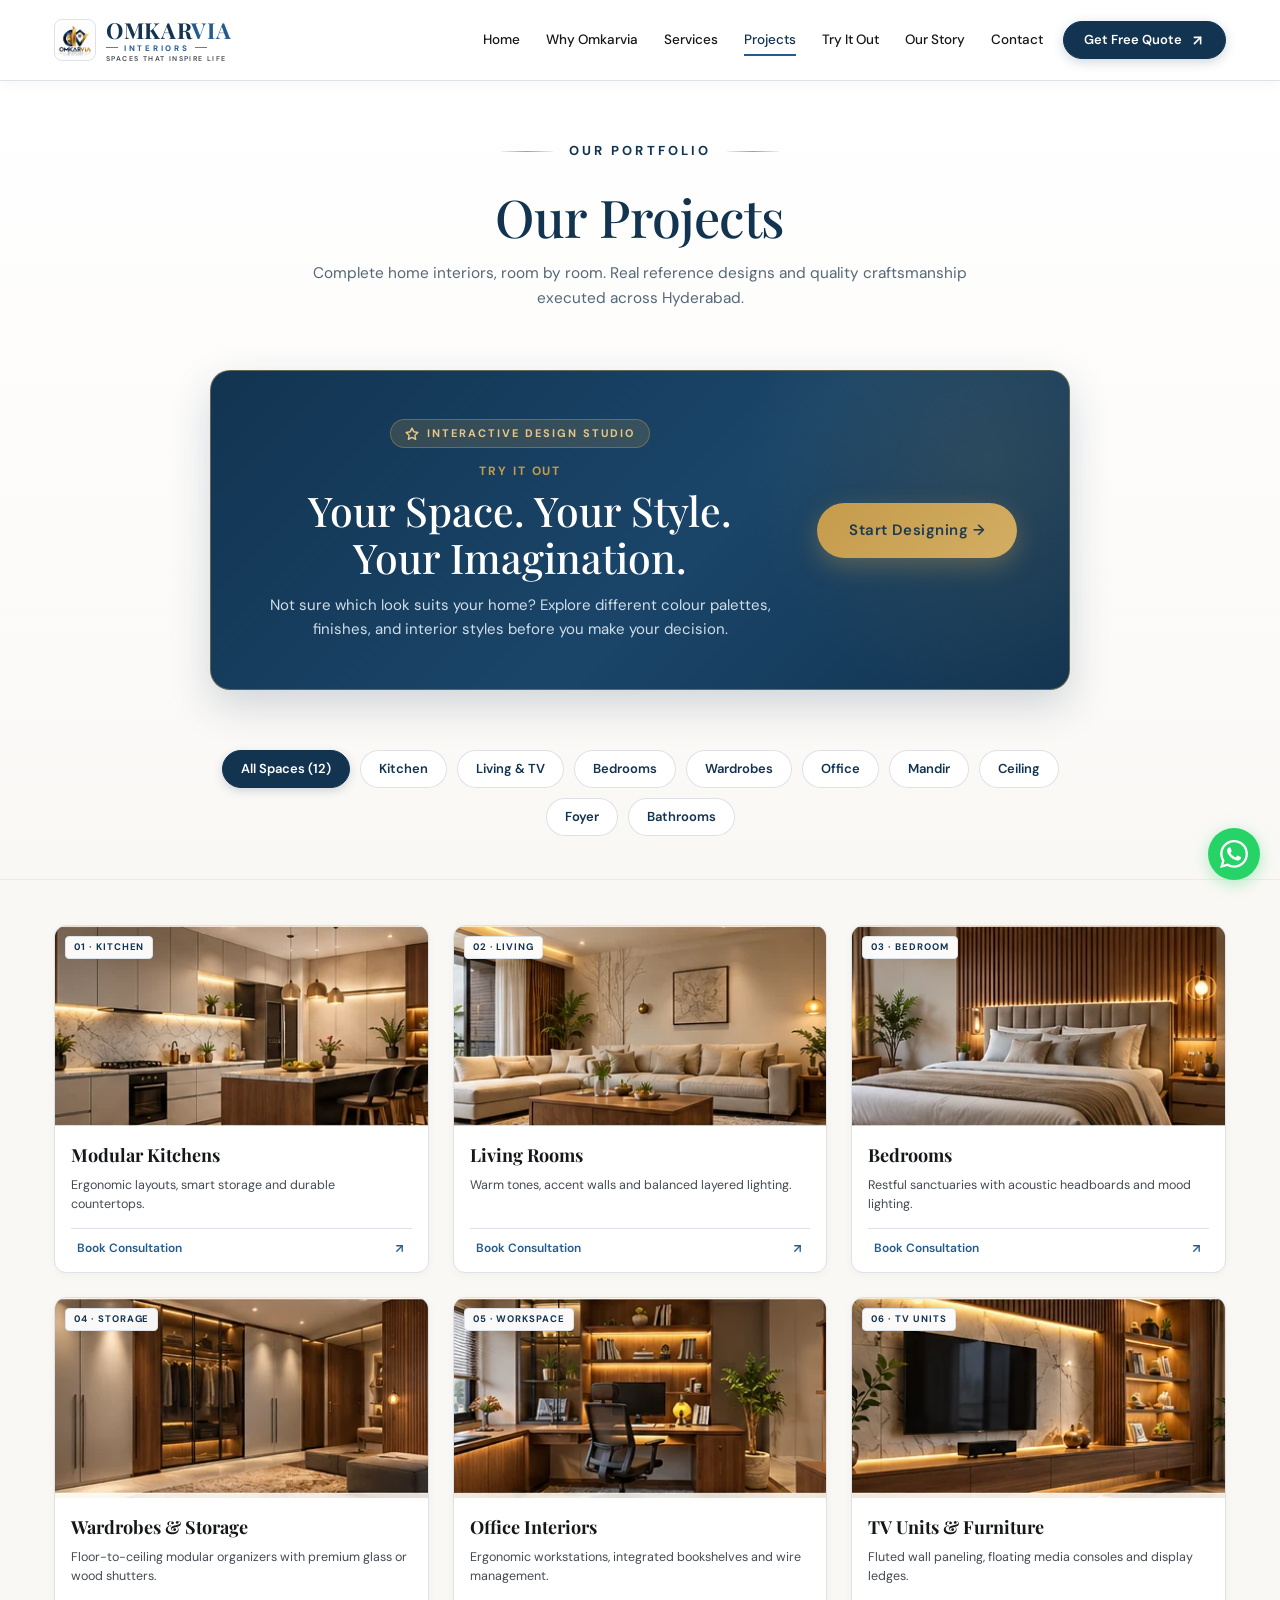
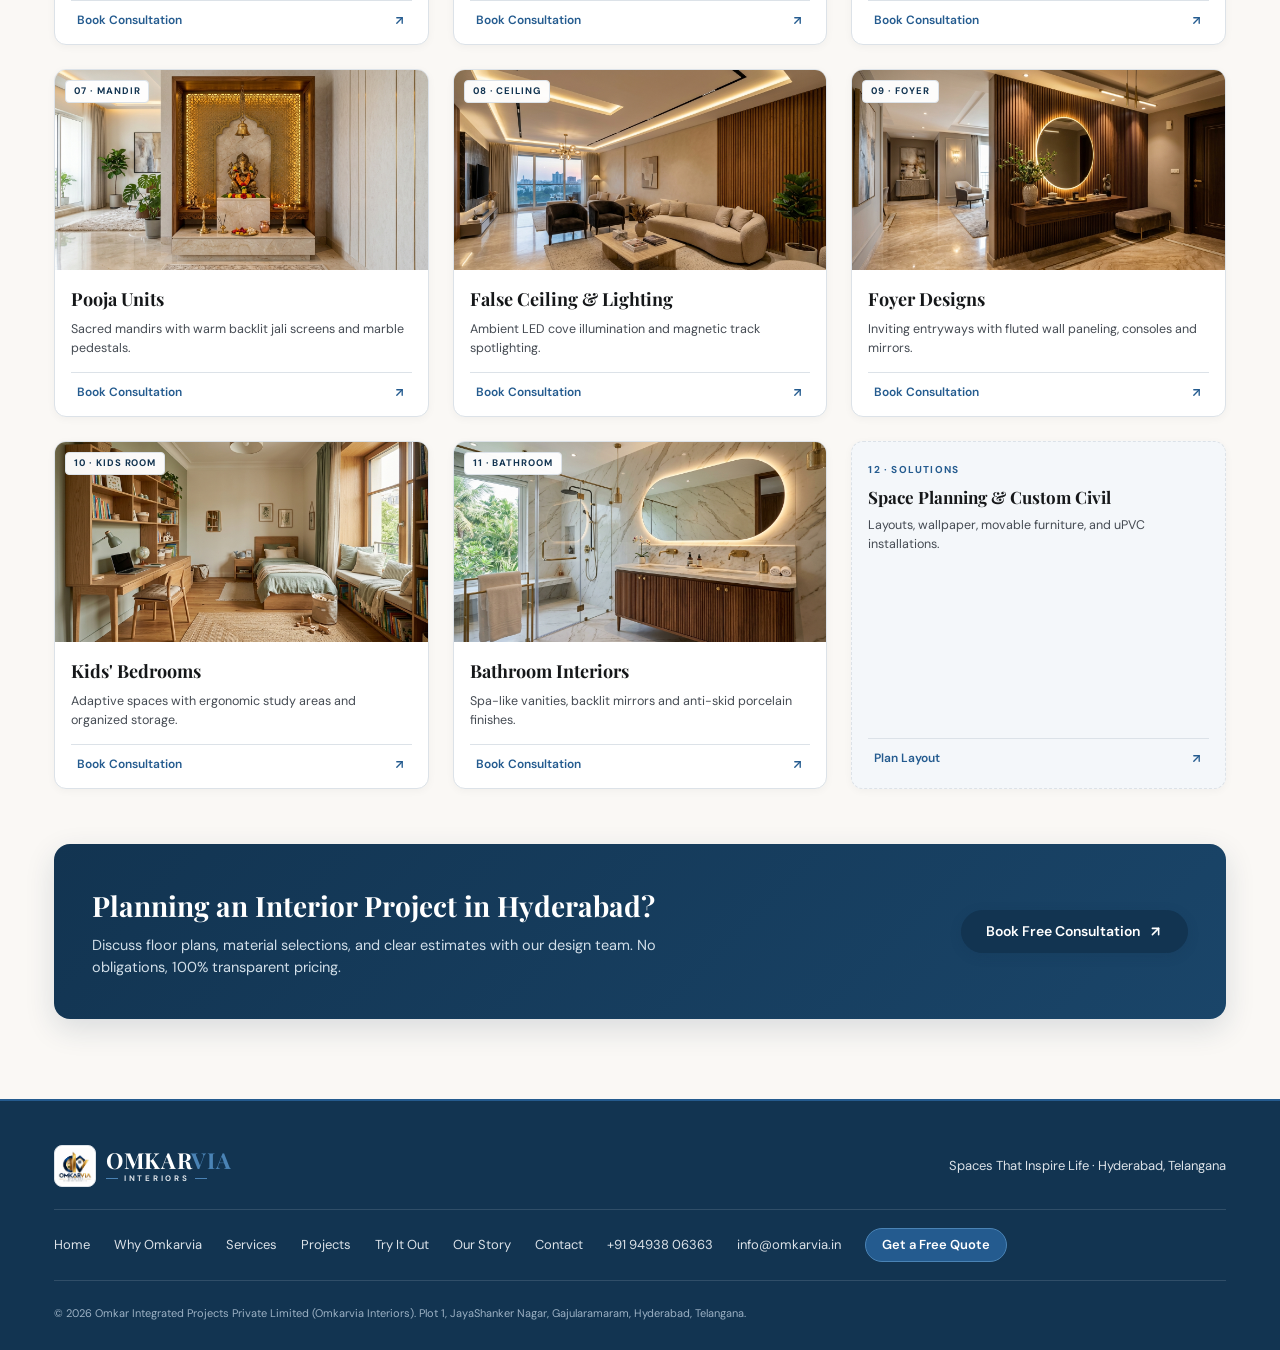
<file: projects/index.html>
<!doctype html>
<html lang="en">
<head>
  <meta charset="utf-8">
  <meta name="viewport" content="width=device-width, initial-scale=1">
  <meta name="theme-color" content="#123451">
  <meta name="description" content="OMKARVIA Interiors: Thoughtful home interiors, reference-led design, transparent pricing and flexible EMI options in Hyderabad.">
  <title>Our Projects | Omkarvia Interiors</title>
  <link rel="preconnect" href="https://fonts.googleapis.com">
  <link rel="preconnect" href="https://fonts.gstatic.com" crossorigin>
  <link href="https://fonts.googleapis.com/css2?family=DM+Sans:ital,opsz,wght@0,9..40,300..700;1,9..40,300..700&family=Playfair+Display:ital,wght@0,500..700;1,500..700&display=swap" rel="stylesheet">
  <link rel="stylesheet" href="../styles.css">
  <script src="../lead-config.js" defer></script>
  <script src="../script.js" defer></script>
</head>
<body>
  <a class="skip-link" href="#main">Skip to content</a>

  <!-- Clean, Light Header -->
  <header class="site-header" id="siteHeader">
    <div class="header-container">
      <a class="brand" href="/" data-route="/" aria-label="OMKARVIA Interiors home">
        <img src="../assets/omkarvia-logo.jpg" alt="OMKARVIA Logo" class="brand-emblem" width="42" height="42">
        <div class="brand-text">
          <span class="brand-name">OMKAR<span>VIA</span></span>
          <span class="brand-subtitle"><i></i> INTERIORS <i></i></span>
          <span class="brand-tagline">SPACES THAT INSPIRE LIFE</span>
        </div>
      </a>

      <nav class="site-nav" id="siteNav" aria-label="Main navigation">
        <a class="nav-link" href="/#home" data-route="/">Home</a>
        <a class="nav-link" href="/#why-us" data-route="/#why-us">Why Omkarvia</a>
        <a class="nav-link" href="/#services" data-route="/#services">Services</a>
        <a class="nav-link active" href="/projects" data-route="/projects">Projects</a>
        <a class="nav-link" href="/try-it-out" data-route="/try-it-out">Try It Out</a>
        <a class="nav-link" href="/#our-story" data-route="/#our-story">Our Story</a>
        <a class="nav-link" href="/#contact" data-route="/#contact">Contact</a>
      </nav>

      <div class="header-actions">
        <button class="button button-gold header-cta" type="button" data-open-quote>
          <span>Get Free Quote</span>
          <svg width="15" height="15" viewBox="0 0 24 24" fill="none" stroke="currentColor" stroke-width="2.5" stroke-linecap="round" stroke-linejoin="round" aria-hidden="true"><line x1="7" y1="17" x2="17" y2="7"></line><polyline points="7 7 17 7 17 17"></polyline></svg>
        </button>

        <button class="menu-toggle" id="menuToggle" aria-label="Open navigation" aria-expanded="false" aria-controls="siteNav">
          <span class="menu-bar"></span>
          <span class="menu-bar"></span>
          <span class="menu-bar"></span>
        </button>
      </div>
    </div>
  </header>

  <main id="main">
    <div id="homepageView" hidden>
    <!-- Room-by-Room Interactive Wheel Hero Section -->
    <section class="hero hero-room-wheel" id="home" aria-labelledby="heroTitle">
      <!-- Dynamic Room Background Crossfade Layers -->
      <div class="hero-bg-layer hero-bg-active" id="heroBgActive" style="background-image: url('../assets/living-room.webp');"></div>
      <div class="hero-bg-layer hero-bg-next" id="heroBgNext"></div>
      <div class="hero-overlay" aria-hidden="true"></div>

      <div class="hero-container">
        <!-- Left: Editorial Text Content -->
        <div class="hero-content">

          <h1 id="heroTitle" class="hero-editorial-title" aria-label="Complete Home Interiors, Room by Room.">
            <span class="typing-text-wrapper">
              <span class="typing-line" id="typingLine1">Complete Home Interiors,</span><br>
              <span class="gold-serif-text typing-line" id="typingLine2">Room by Room.</span>
            </span><span class="typing-cursor" id="typingCursor" aria-hidden="true"></span>
          </h1>

          <p class="hero-copy">
            Explore curated spaces tailored to how you live. Select any room on the interactive wheel to preview bespoke layouts, materials, and transparent estimates crafted across Hyderabad.
          </p>

          <div class="hero-highlights-strip" aria-label="Omkarvia hallmarks">
            <div class="highlight-item">
              <span class="highlight-icon" aria-hidden="true">✓</span>
              <span>10-Year Warranty</span>
            </div>
            <div class="highlight-item">
              <span class="highlight-icon" aria-hidden="true">✓</span>
              <span>45-Day Move-in</span>
            </div>
            <div class="highlight-item">
              <span class="highlight-icon" aria-hidden="true">✓</span>
              <span>0% EMI Options</span>
            </div>
          </div>

          <div class="hero-actions">
            <button class="button button-gold hero-cta-btn" type="button" data-open-quote id="heroDiscussCta" data-service="Living Room">
              <span>Discuss Your Space</span>
              <svg width="16" height="16" viewBox="0 0 24 24" fill="none" stroke="currentColor" stroke-width="2.5" stroke-linecap="round" stroke-linejoin="round" aria-hidden="true"><line x1="5" y1="12" x2="19" y2="12"></line><polyline points="12 5 19 12 12 19"></polyline></svg>
            </button>
            <a class="hero-secondary-btn" href="#services">
              <span>Explore All Spaces</span>
              <svg width="14" height="14" viewBox="0 0 24 24" fill="none" stroke="currentColor" stroke-width="2.5" stroke-linecap="round" stroke-linejoin="round" aria-hidden="true"><line x1="12" y1="5" x2="12" y2="19"></line><polyline points="19 12 12 19 5 12"></polyline></svg>
            </a>
          </div>
        </div>

        <!-- Right: Interactive Circular Room Wheel -->
        <div class="wheel-stage-wrapper">
          <div class="wheel-controls-header">
            <div class="wheel-nav-arrows">
              <button type="button" class="wheel-arrow-btn" id="wheelPrevBtn" aria-label="Previous room (ArrowLeft)">
                <svg width="16" height="16" viewBox="0 0 24 24" fill="none" stroke="currentColor" stroke-width="2.5" stroke-linecap="round" stroke-linejoin="round"><polyline points="15 18 9 12 15 6"></polyline></svg>
              </button>
              <button type="button" class="wheel-arrow-btn" id="wheelNextBtn" aria-label="Next room (ArrowRight)">
                <svg width="16" height="16" viewBox="0 0 24 24" fill="none" stroke="currentColor" stroke-width="2.5" stroke-linecap="round" stroke-linejoin="round"><polyline points="9 18 15 12 9 6"></polyline></svg>
              </button>
            </div>
          </div>

          <!-- Circular Wheel Container -->
          <div class="wheel-container" id="wheelContainer" tabindex="0" role="region" aria-label="Interactive Room Selection Wheel">
            <!-- SVG Radial Segments -->
            <svg class="wheel-svg" id="wheelSvg" viewBox="0 0 540 540" aria-hidden="true">
              <!-- Dynamically rendered via script.js for pixel-perfect SVG radial geometry -->
            </svg>

            <!-- Center Dark Navy Hub -->
            <div class="wheel-center-hub" id="wheelCenterHub">
              <div class="hub-inner">
                <span class="hub-tag" id="hubTag">SPACE 01 / 12</span>
                <div class="hub-icon-box" id="hubIconBox" aria-hidden="true">
                  <!-- Dynamic SVG Icon -->
                </div>
                <h2 class="hub-room-name" id="hubRoomName">Living Room</h2>
                <p class="hub-room-desc" id="hubRoomDesc">Grand spaces designed for relaxed family gatherings and entertainment.</p>
                <button type="button" class="hub-action-btn" id="hubViewBtn">
                  <span>View Designs</span>
                  <svg width="14" height="14" viewBox="0 0 24 24" fill="none" stroke="currentColor" stroke-width="2.5" stroke-linecap="round" stroke-linejoin="round"><line x1="5" y1="12" x2="19" y2="12"></line><polyline points="12 5 19 12 12 19"></polyline></svg>
                </button>
              </div>
            </div>
          </div>
        </div>
      </div>

      <!-- Synchronized Bottom Room Thumbnails Strip -->
      <div class="room-thumbnail-strip" id="roomThumbnailStrip">
        <div class="thumb-strip-container">
          <div class="thumb-strip-header">
            <span class="thumb-strip-label">EXPLORE 12 ROOM SPACES</span>
            <button type="button" class="thumb-all-rooms-btn" id="thumbViewAllBtn">
              <span>View All 12 Rooms</span>
              <svg width="13" height="13" viewBox="0 0 24 24" fill="none" stroke="currentColor" stroke-width="2.5" stroke-linecap="round" stroke-linejoin="round"><polyline points="6 9 12 15 18 9"></polyline></svg>
            </button>
          </div>
          <div class="thumb-strip-scroll" id="thumbStripScroll" role="tablist" aria-label="Room selection thumbnails">
            <!-- Dynamically populated and synchronized via script.js -->
          </div>
        </div>
      </div>
    </section>

    <!-- Clean Trust Strip -->
    <section class="trust-strip" aria-label="OMKARVIA benefits">
      <div class="trust-container">
        <div class="trust-item">
          <span class="trust-icon" aria-hidden="true">
            <svg width="22" height="22" viewBox="0 0 24 24" fill="none" stroke="currentColor" stroke-width="2" stroke-linecap="round" stroke-linejoin="round"><line x1="12" y1="1" x2="12" y2="23"></line><path d="M17 5H9.5a3.5 3.5 0 0 0 0 7h5a3.5 3.5 0 0 1 0 7H6"></path></svg>
          </span>
          <div>
            <h3>FLEXIBLE EMI OPTIONS</h3>
            <p>Make premium interiors easier to plan</p>
          </div>
        </div>

        <div class="trust-item">
          <span class="trust-icon" aria-hidden="true">
            <svg width="22" height="22" viewBox="0 0 24 24" fill="none" stroke="currentColor" stroke-width="2" stroke-linecap="round" stroke-linejoin="round"><rect x="3" y="3" width="18" height="18" rx="2" ry="2"></rect><line x1="3" y1="9" x2="21" y2="9"></line><line x1="9" y1="21" x2="9" y2="9"></line></svg>
          </span>
          <div>
            <h3>REFERENCE DESIGNS</h3>
            <p>Explore real layouts and materials</p>
          </div>
        </div>

        <div class="trust-item">
          <span class="trust-icon" aria-hidden="true">
            <svg width="22" height="22" viewBox="0 0 24 24" fill="none" stroke="currentColor" stroke-width="2" stroke-linecap="round" stroke-linejoin="round"><path d="M22 11.08V12a10 10 0 1 1-5.93-9.14"></path><polyline points="22 4 12 14.01 9 11.01"></polyline></svg>
          </span>
          <div>
            <h3>TRANSPARENT PRICING</h3>
            <p>Clear, itemized project estimates</p>
          </div>
        </div>

        <div class="trust-item">
          <span class="trust-icon" aria-hidden="true">
            <svg width="22" height="22" viewBox="0 0 24 24" fill="none" stroke="currentColor" stroke-width="2" stroke-linecap="round" stroke-linejoin="round"><circle cx="12" cy="12" r="3"></circle><path d="M19.4 15a1.65 1.65 0 0 0 .33 1.82l.06.06a2 2 0 0 1 0 2.83 2 2 0 0 1-2.83 0l-.06-.06a1.65 1.65 0 0 0-1.82-.33 1.65 1.65 0 0 0-1 1.51V21a2 2 0 0 1-2 2 2 2 0 0 1-2-2v-.09A1.65 1.65 0 0 0 9 19.4a1.65 1.65 0 0 0-1.82.33l-.06.06a2 2 0 0 1-2.83 0 2 2 0 0 1 0-2.83l.06-.06a1.65 1.65 0 0 0 .33-1.82 1.65 1.65 0 0 0-1.51-1H3a2 2 0 0 1-2-2 2 2 0 0 1 2-2h.09A1.65 1.65 0 0 0 4.6 9a1.65 1.65 0 0 0-.33-1.82l-.06-.06a2 2 0 0 1 0-2.83 2 2 0 0 1 2.83 0l.06.06a1.65 1.65 0 0 0 1.82.33H9a1.65 1.65 0 0 0 1-1.51V3a2 2 0 0 1 2-2 2 2 0 0 1 2 2v.09a1.65 1.65 0 0 0 1 1.51 1.65 1.65 0 0 0 1.82-.33l.06-.06a2 2 0 0 1 2.83 0 2 2 0 0 1 0 2.83l-.06.06a1.65 1.65 0 0 0-.33 1.82V9a1.65 1.65 0 0 0 1.51 1H21a2 2 0 0 1 2 2 2 2 0 0 1-2 2h-.09a1.65 1.65 0 0 0-1.51 1z"></path></svg>
          </span>
          <div>
            <h3>END-TO-END EXECUTION</h3>
            <p>From initial design to key handover</p>
          </div>
        </div>
      </div>
    </section>

    <!-- Why Choose Us Section -->
    <section class="section why-section" id="why-us">
      <div class="section-container">
        <div class="section-heading">
          <p class="section-eyebrow">THE OMKARVIA PROMISE</p>
          <h2>Why Choose Us</h2>
          <p class="section-lead">Considered materials, clear estimates, and 50 years of trusted craftsmanship across Hyderabad.</p>
        </div>

        <!-- Continuously Scrolling Horizontal Statistics Showcase -->
        <div class="stats-carousel-wrapper" role="region" aria-label="Why Choose Us Highlights">
          <div class="stats-carousel-track">
            <!-- Group 1 -->
            <div class="stats-carousel-group">
              <div class="stat-item">
                <svg class="stat-illustration" width="76" height="76" viewBox="0 0 84 84" fill="none" xmlns="http://www.w3.org/2000/svg" aria-hidden="true">
                  <line x1="6" y1="76" x2="78" y2="76" stroke="#123451" stroke-width="3" stroke-linecap="round"/>
                  <rect x="12" y="38" width="18" height="38" rx="2" fill="#F4F7FA" stroke="#123451" stroke-width="2.5"/>
                  <rect x="16" y="44" width="4" height="4" rx="1" fill="#4A83B5"/>
                  <rect x="22" y="44" width="4" height="4" rx="1" fill="#4A83B5"/>
                  <rect x="16" y="52" width="4" height="4" rx="1" fill="#4A83B5"/>
                  <rect x="22" y="52" width="4" height="4" rx="1" fill="#4A83B5"/>
                  <rect x="16" y="60" width="4" height="4" rx="1" fill="#4A83B5"/>
                  <rect x="22" y="60" width="4" height="4" rx="1" fill="#4A83B5"/>
                  <rect x="30" y="14" width="24" height="62" rx="2" fill="#FFFFFF" stroke="#123451" stroke-width="2.5"/>
                  <rect x="35" y="20" width="4" height="4" rx="1" fill="#245B8F"/>
                  <rect x="45" y="20" width="4" height="4" rx="1" fill="#245B8F"/>
                  <rect x="35" y="28" width="4" height="4" rx="1" fill="#245B8F"/>
                  <rect x="45" y="28" width="4" height="4" rx="1" fill="#245B8F"/>
                  <rect x="35" y="36" width="4" height="4" rx="1" fill="#245B8F"/>
                  <rect x="45" y="36" width="4" height="4" rx="1" fill="#245B8F"/>
                  <rect x="35" y="44" width="4" height="4" rx="1" fill="#245B8F"/>
                  <rect x="45" y="44" width="4" height="4" rx="1" fill="#245B8F"/>
                  <rect x="38" y="58" width="8" height="18" rx="1" fill="#C59B4B" stroke="#123451" stroke-width="2"/>
                  <rect x="54" y="30" width="18" height="46" rx="2" fill="#F4F7FA" stroke="#123451" stroke-width="2.5"/>
                  <line x1="59" y1="38" x2="59" y2="68" stroke="#4A83B5" stroke-width="2" stroke-linecap="round"/>
                  <line x1="63" y1="38" x2="63" y2="68" stroke="#4A83B5" stroke-width="2" stroke-linecap="round"/>
                  <line x1="67" y1="38" x2="67" y2="68" stroke="#4A83B5" stroke-width="2" stroke-linecap="round"/>
                </svg>
                <span class="stat-label">Hyderabad Focus</span>
              </div>

              <div class="stat-item">
                <svg class="stat-illustration" width="76" height="76" viewBox="0 0 84 84" fill="none" xmlns="http://www.w3.org/2000/svg" aria-hidden="true">
                  <rect x="25" y="6" width="4" height="12" rx="2" fill="#123451"/>
                  <rect x="55" y="6" width="4" height="12" rx="2" fill="#123451"/>
                  <rect x="14" y="14" width="56" height="60" rx="4" fill="#FFFFFF" stroke="#123451" stroke-width="2.5"/>
                  <path d="M14 18C14 15.7909 15.7909 14 18 14H66C68.2091 14 70 15.7909 70 18V28H14V18Z" fill="#C59B4B"/>
                  <line x1="14" y1="28" x2="70" y2="28" stroke="#123451" stroke-width="2.5"/>
                  <circle cx="42" cy="51" r="14" fill="#F4F7FA" stroke="#245B8F" stroke-width="2.5"/>
                  <polyline points="42,43 42,51 49,51" stroke="#123451" stroke-width="2.5" stroke-linecap="round" stroke-linejoin="round"/>
                  <circle cx="42" cy="51" r="2" fill="#123451"/>
                </svg>
                <span class="stat-label">Planned Timelines</span>
              </div>

              <div class="stat-item">
                <svg class="stat-illustration" width="76" height="76" viewBox="0 0 84 84" fill="none" xmlns="http://www.w3.org/2000/svg" aria-hidden="true">
                  <path d="M8 42C16 26 30 20 42 20C54 20 68 26 76 42C68 58 54 64 42 64C30 64 16 58 8 42Z" fill="#FFFFFF" stroke="#123451" stroke-width="3" stroke-linejoin="round"/>
                  <circle cx="42" cy="42" r="15" fill="#C59B4B" stroke="#123451" stroke-width="2.5"/>
                  <path d="M37 34H47M37 38.5H46M37 34V44C38.5 44 42 43.5 43 41.5C44 39.5 43 38.5 41 38.5H37L45 50" stroke="#FFFFFF" stroke-width="2.5" stroke-linecap="round" stroke-linejoin="round"/>
                </svg>
                <span class="stat-label">No Hidden Costs</span>
              </div>

              <div class="stat-item">
                <svg class="stat-illustration" width="76" height="76" viewBox="0 0 84 84" fill="none" xmlns="http://www.w3.org/2000/svg" aria-hidden="true">
                  <path d="M28 54L22 74L34 68L40 73L35 55" fill="#C59B4B" stroke="#123451" stroke-width="2" stroke-linejoin="round"/>
                  <path d="M56 54L62 74L50 68L44 73L49 55" fill="#C59B4B" stroke="#123451" stroke-width="2" stroke-linejoin="round"/>
                  <path d="M42 10L46 14L51 11L54 16L60 15L61 21L67 22L66 28L71 31L69 37L73 42L69 47L71 53L66 56L67 62L61 63L60 69L54 68L51 73L46 70L42 74L38 70L33 73L30 68L24 69L23 63L17 62L18 56L13 53L15 47L11 42L15 37L13 31L18 28L17 22L23 21L24 15L30 16L33 11L38 14L42 10Z" fill="#FFFFFF" stroke="#123451" stroke-width="2.5" stroke-linejoin="round"/>
                  <circle cx="42" cy="42" r="18" fill="#F4F7FA" stroke="#245B8F" stroke-width="2"/>
                  <text x="42" y="48" font-family="'DM Sans', sans-serif" font-size="18" font-weight="700" fill="#123451" text-anchor="middle" letter-spacing="-0.5">50</text>
                </svg>
                <span class="stat-label">50 Years Legacy</span>
              </div>

              <div class="stat-item">
                <svg class="stat-illustration" width="76" height="76" viewBox="0 0 84 84" fill="none" xmlns="http://www.w3.org/2000/svg" aria-hidden="true">
                  <rect x="18" y="12" width="40" height="58" rx="6" fill="#FFFFFF" stroke="#123451" stroke-width="2.5"/>
                  <rect x="24" y="18" width="28" height="12" rx="2" fill="#E5EFF8" stroke="#245B8F" stroke-width="1.5"/>
                  <rect x="24" y="35" width="6" height="5" rx="1" fill="#123451"/>
                  <rect x="35" y="35" width="6" height="5" rx="1" fill="#123451"/>
                  <rect x="46" y="35" width="6" height="5" rx="1" fill="#123451"/>
                  <rect x="24" y="44" width="6" height="5" rx="1" fill="#123451"/>
                  <rect x="35" y="44" width="6" height="5" rx="1" fill="#123451"/>
                  <rect x="46" y="44" width="6" height="5" rx="1" fill="#123451"/>
                  <rect x="24" y="53" width="6" height="5" rx="1" fill="#123451"/>
                  <rect x="35" y="53" width="6" height="5" rx="1" fill="#123451"/>
                  <rect x="46" y="53" width="6" height="5" rx="1" fill="#123451"/>
                  <circle cx="58" cy="56" r="14" fill="#FFFFFF" stroke="#123451" stroke-width="2.5"/>
                  <circle cx="58" cy="56" r="11" fill="#F4F7FA"/>
                  <path d="M53 61L63 51M54 53A1.5 1.5 0 1 1 54 50A1.5 1.5 0 0 1 54 53ZM62 61A1.5 1.5 0 1 1 62 58A1.5 1.5 0 0 1 62 61Z" stroke="#C59B4B" stroke-width="2" stroke-linecap="round"/>
                </svg>
                <span class="stat-label">Flexible EMIs</span>
              </div>

              <div class="stat-item">
                <svg class="stat-illustration" width="76" height="76" viewBox="0 0 84 84" fill="none" xmlns="http://www.w3.org/2000/svg" aria-hidden="true">
                  <rect x="14" y="16" width="56" height="52" rx="4" fill="#FFFFFF" stroke="#123451" stroke-width="2.5"/>
                  <rect x="22" y="24" width="22" height="18" fill="#F4F7FA" stroke="#245B8F" stroke-width="2"/>
                  <rect x="44" y="24" width="18" height="26" fill="#F4F7FA" stroke="#245B8F" stroke-width="2"/>
                  <rect x="22" y="42" width="22" height="18" fill="#F4F7FA" stroke="#245B8F" stroke-width="2"/>
                  <path d="M34 42A10 10 0 0 1 44 32" stroke="#C59B4B" stroke-width="2" stroke-dasharray="2 2"/>
                  <circle cx="54" cy="56" r="3" fill="#C59B4B"/>
                  <line x1="48" y1="56" x2="60" y2="56" stroke="#123451" stroke-width="2"/>
                </svg>
                <span class="stat-label">Reference Designs</span>
              </div>

              <div class="stat-item">
                <svg class="stat-illustration" width="76" height="76" viewBox="0 0 84 84" fill="none" xmlns="http://www.w3.org/2000/svg" aria-hidden="true">
                  <path d="M42 12L66 22V42C66 56 55 67 42 72C29 67 18 56 18 42V22L42 12Z" fill="#FFFFFF" stroke="#123451" stroke-width="2.5" stroke-linejoin="round"/>
                  <path d="M42 18L60 26V42C60 52 52 61 42 66C32 61 24 52 24 42V26L42 18Z" fill="#F4F7FA"/>
                  <path d="M33 42L40 49L52 35" stroke="#C59B4B" stroke-width="3.5" stroke-linecap="round" stroke-linejoin="round"/>
                  <path d="M42 26L31 34V35H53V34L42 26Z" fill="#123451"/>
                </svg>
                <span class="stat-label">End-to-End Handover</span>
              </div>
            </div>

            <!-- Group 2 (Duplicate for Seamless Infinite Loop) -->
            <div class="stats-carousel-group" aria-hidden="true">
              <div class="stat-item">
                <svg class="stat-illustration" width="76" height="76" viewBox="0 0 84 84" fill="none" xmlns="http://www.w3.org/2000/svg">
                  <line x1="6" y1="76" x2="78" y2="76" stroke="#123451" stroke-width="3" stroke-linecap="round"/>
                  <rect x="12" y="38" width="18" height="38" rx="2" fill="#F4F7FA" stroke="#123451" stroke-width="2.5"/>
                  <rect x="16" y="44" width="4" height="4" rx="1" fill="#4A83B5"/>
                  <rect x="22" y="44" width="4" height="4" rx="1" fill="#4A83B5"/>
                  <rect x="16" y="52" width="4" height="4" rx="1" fill="#4A83B5"/>
                  <rect x="22" y="52" width="4" height="4" rx="1" fill="#4A83B5"/>
                  <rect x="16" y="60" width="4" height="4" rx="1" fill="#4A83B5"/>
                  <rect x="22" y="60" width="4" height="4" rx="1" fill="#4A83B5"/>
                  <rect x="30" y="14" width="24" height="62" rx="2" fill="#FFFFFF" stroke="#123451" stroke-width="2.5"/>
                  <rect x="35" y="20" width="4" height="4" rx="1" fill="#245B8F"/>
                  <rect x="45" y="20" width="4" height="4" rx="1" fill="#245B8F"/>
                  <rect x="35" y="28" width="4" height="4" rx="1" fill="#245B8F"/>
                  <rect x="45" y="28" width="4" height="4" rx="1" fill="#245B8F"/>
                  <rect x="35" y="36" width="4" height="4" rx="1" fill="#245B8F"/>
                  <rect x="45" y="36" width="4" height="4" rx="1" fill="#245B8F"/>
                  <rect x="35" y="44" width="4" height="4" rx="1" fill="#245B8F"/>
                  <rect x="45" y="44" width="4" height="4" rx="1" fill="#245B8F"/>
                  <rect x="38" y="58" width="8" height="18" rx="1" fill="#C59B4B" stroke="#123451" stroke-width="2"/>
                  <rect x="54" y="30" width="18" height="46" rx="2" fill="#F4F7FA" stroke="#123451" stroke-width="2.5"/>
                  <line x1="59" y1="38" x2="59" y2="68" stroke="#4A83B5" stroke-width="2" stroke-linecap="round"/>
                  <line x1="63" y1="38" x2="63" y2="68" stroke="#4A83B5" stroke-width="2" stroke-linecap="round"/>
                  <line x1="67" y1="38" x2="67" y2="68" stroke="#4A83B5" stroke-width="2" stroke-linecap="round"/>
                </svg>
                <span class="stat-label">Hyderabad Focus</span>
              </div>

              <div class="stat-item">
                <svg class="stat-illustration" width="76" height="76" viewBox="0 0 84 84" fill="none" xmlns="http://www.w3.org/2000/svg">
                  <rect x="25" y="6" width="4" height="12" rx="2" fill="#123451"/>
                  <rect x="55" y="6" width="4" height="12" rx="2" fill="#123451"/>
                  <rect x="14" y="14" width="56" height="60" rx="4" fill="#FFFFFF" stroke="#123451" stroke-width="2.5"/>
                  <path d="M14 18C14 15.7909 15.7909 14 18 14H66C68.2091 14 70 15.7909 70 18V28H14V18Z" fill="#C59B4B"/>
                  <line x1="14" y1="28" x2="70" y2="28" stroke="#123451" stroke-width="2.5"/>
                  <circle cx="42" cy="51" r="14" fill="#F4F7FA" stroke="#245B8F" stroke-width="2.5"/>
                  <polyline points="42,43 42,51 49,51" stroke="#123451" stroke-width="2.5" stroke-linecap="round" stroke-linejoin="round"/>
                  <circle cx="42" cy="51" r="2" fill="#123451"/>
                </svg>
                <span class="stat-label">Planned Timelines</span>
              </div>

              <div class="stat-item">
                <svg class="stat-illustration" width="76" height="76" viewBox="0 0 84 84" fill="none" xmlns="http://www.w3.org/2000/svg">
                  <path d="M8 42C16 26 30 20 42 20C54 20 68 26 76 42C68 58 54 64 42 64C30 64 16 58 8 42Z" fill="#FFFFFF" stroke="#123451" stroke-width="3" stroke-linejoin="round"/>
                  <circle cx="42" cy="42" r="15" fill="#C59B4B" stroke="#123451" stroke-width="2.5"/>
                  <path d="M37 34H47M37 38.5H46M37 34V44C38.5 44 42 43.5 43 41.5C44 39.5 43 38.5 41 38.5H37L45 50" stroke="#FFFFFF" stroke-width="2.5" stroke-linecap="round" stroke-linejoin="round"/>
                </svg>
                <span class="stat-label">No Hidden Costs</span>
              </div>

              <div class="stat-item">
                <svg class="stat-illustration" width="76" height="76" viewBox="0 0 84 84" fill="none" xmlns="http://www.w3.org/2000/svg">
                  <path d="M28 54L22 74L34 68L40 73L35 55" fill="#C59B4B" stroke="#123451" stroke-width="2" stroke-linejoin="round"/>
                  <path d="M56 54L62 74L50 68L44 73L49 55" fill="#C59B4B" stroke="#123451" stroke-width="2" stroke-linejoin="round"/>
                  <path d="M42 10L46 14L51 11L54 16L60 15L61 21L67 22L66 28L71 31L69 37L73 42L69 47L71 53L66 56L67 62L61 63L60 69L54 68L51 73L46 70L42 74L38 70L33 73L30 68L24 69L23 63L17 62L18 56L13 53L15 47L11 42L15 37L13 31L18 28L17 22L23 21L24 15L30 16L33 11L38 14L42 10Z" fill="#FFFFFF" stroke="#123451" stroke-width="2.5" stroke-linejoin="round"/>
                  <circle cx="42" cy="42" r="18" fill="#F4F7FA" stroke="#245B8F" stroke-width="2"/>
                  <text x="42" y="48" font-family="'DM Sans', sans-serif" font-size="18" font-weight="700" fill="#123451" text-anchor="middle" letter-spacing="-0.5">50</text>
                </svg>
                <span class="stat-label">50 Years Legacy</span>
              </div>

              <div class="stat-item">
                <svg class="stat-illustration" width="76" height="76" viewBox="0 0 84 84" fill="none" xmlns="http://www.w3.org/2000/svg">
                  <rect x="18" y="12" width="40" height="58" rx="6" fill="#FFFFFF" stroke="#123451" stroke-width="2.5"/>
                  <rect x="24" y="18" width="28" height="12" rx="2" fill="#E5EFF8" stroke="#245B8F" stroke-width="1.5"/>
                  <rect x="24" y="35" width="6" height="5" rx="1" fill="#123451"/>
                  <rect x="35" y="35" width="6" height="5" rx="1" fill="#123451"/>
                  <rect x="46" y="35" width="6" height="5" rx="1" fill="#123451"/>
                  <rect x="24" y="44" width="6" height="5" rx="1" fill="#123451"/>
                  <rect x="35" y="44" width="6" height="5" rx="1" fill="#123451"/>
                  <rect x="46" y="44" width="6" height="5" rx="1" fill="#123451"/>
                  <rect x="24" y="53" width="6" height="5" rx="1" fill="#123451"/>
                  <rect x="35" y="53" width="6" height="5" rx="1" fill="#123451"/>
                  <rect x="46" y="53" width="6" height="5" rx="1" fill="#123451"/>
                  <circle cx="58" cy="56" r="14" fill="#FFFFFF" stroke="#123451" stroke-width="2.5"/>
                  <circle cx="58" cy="56" r="11" fill="#F4F7FA"/>
                  <path d="M53 61L63 51M54 53A1.5 1.5 0 1 1 54 50A1.5 1.5 0 0 1 54 53ZM62 61A1.5 1.5 0 1 1 62 58A1.5 1.5 0 0 1 62 61Z" stroke="#C59B4B" stroke-width="2" stroke-linecap="round"/>
                </svg>
                <span class="stat-label">Flexible EMIs</span>
              </div>

              <div class="stat-item">
                <svg class="stat-illustration" width="76" height="76" viewBox="0 0 84 84" fill="none" xmlns="http://www.w3.org/2000/svg">
                  <rect x="14" y="16" width="56" height="52" rx="4" fill="#FFFFFF" stroke="#123451" stroke-width="2.5"/>
                  <rect x="22" y="24" width="22" height="18" fill="#F4F7FA" stroke="#245B8F" stroke-width="2"/>
                  <rect x="44" y="24" width="18" height="26" fill="#F4F7FA" stroke="#245B8F" stroke-width="2"/>
                  <rect x="22" y="42" width="22" height="18" fill="#F4F7FA" stroke="#245B8F" stroke-width="2"/>
                  <path d="M34 42A10 10 0 0 1 44 32" stroke="#C59B4B" stroke-width="2" stroke-dasharray="2 2"/>
                  <circle cx="54" cy="56" r="3" fill="#C59B4B"/>
                  <line x1="48" y1="56" x2="60" y2="56" stroke="#123451" stroke-width="2"/>
                </svg>
                <span class="stat-label">Reference Designs</span>
              </div>

              <div class="stat-item">
                <svg class="stat-illustration" width="76" height="76" viewBox="0 0 84 84" fill="none" xmlns="http://www.w3.org/2000/svg">
                  <path d="M42 12L66 22V42C66 56 55 67 42 72C29 67 18 56 18 42V22L42 12Z" fill="#FFFFFF" stroke="#123451" stroke-width="2.5" stroke-linejoin="round"/>
                  <path d="M42 18L60 26V42C60 52 52 61 42 66C32 61 24 52 24 42V26L42 18Z" fill="#F4F7FA"/>
                  <path d="M33 42L40 49L52 35" stroke="#C59B4B" stroke-width="3.5" stroke-linecap="round" stroke-linejoin="round"/>
                  <path d="M42 26L31 34V35H53V34L42 26Z" fill="#123451"/>
                </svg>
                <span class="stat-label">End-to-End Handover</span>
              </div>
            </div>
          </div>
        </div>

        <div class="approach-grid">
          <article class="approach-card">
            <span class="approach-number">01</span>
            <div class="approach-icon-wrap">
              <svg width="24" height="24" viewBox="0 0 24 24" fill="none" stroke="currentColor" stroke-width="2" stroke-linecap="round" stroke-linejoin="round"><path d="M3 9l9-7 9 7v11a2 2 0 0 1-2 2H5a2 2 0 0 1-2-2z"></path><polyline points="9 22 9 12 15 12 15 22"></polyline></svg>
            </div>
            <h3>Design That Fits You</h3>
            <p>Spaces personalized around your daily routine, aesthetics and lifestyle.</p>
          </article>

          <article class="approach-card">
            <span class="approach-number">02</span>
            <div class="approach-icon-wrap">
              <svg width="24" height="24" viewBox="0 0 24 24" fill="none" stroke="currentColor" stroke-width="2" stroke-linecap="round" stroke-linejoin="round"><rect x="3" y="3" width="18" height="18" rx="2" ry="2"></rect><line x1="3" y1="9" x2="21" y2="9"></line><line x1="9" y1="21" x2="9" y2="9"></line></svg>
            </div>
            <h3>References First</h3>
            <p>Review visual inspiration, floor layouts and material finishes together.</p>
          </article>

          <article class="approach-card">
            <span class="approach-number">03</span>
            <div class="approach-icon-wrap">
              <svg width="24" height="24" viewBox="0 0 24 24" fill="none" stroke="currentColor" stroke-width="2" stroke-linecap="round" stroke-linejoin="round"><line x1="12" y1="1" x2="12" y2="23"></line><path d="M17 5H9.5a3.5 3.5 0 0 0 0 7h5a3.5 3.5 0 0 1 0 7H6"></path></svg>
            </div>
            <h3>Clear Costs &amp; EMIs</h3>
            <p>Understand the full scope upfront with transparent financing options.</p>
          </article>

          <article class="approach-card">
            <span class="approach-number">04</span>
            <div class="approach-icon-wrap">
              <svg width="24" height="24" viewBox="0 0 24 24" fill="none" stroke="currentColor" stroke-width="2" stroke-linecap="round" stroke-linejoin="round"><polyline points="20 6 9 17 4 12"></polyline></svg>
            </div>
            <h3>Connected Process</h3>
            <p>Seamless execution from planning to on-site quality handover.</p>
          </article>
        </div>
      </div>
    </section>



    <!-- Services Section with Real Interior Photography -->
    <section class="section services-section" id="services">
      <div class="section-container">
        <div class="section-title-row">
          <div>
            <p class="section-eyebrow">SPACES WE SHAPE</p>
            <h2>Complete home interiors, room by room.</h2>
            <p class="section-lead">Realistic reference designs and quality execution for homes in Hyderabad.</p>
          </div>
          <a class="button button-outline view-all-projects-header-btn" href="/projects" data-route="/projects">
            <span>Explore All Projects</span>
            <svg width="15" height="15" viewBox="0 0 24 24" fill="none" stroke="currentColor" stroke-width="2.5" stroke-linecap="round" stroke-linejoin="round" aria-hidden="true"><line x1="5" y1="12" x2="19" y2="12"></line><polyline points="12 5 19 12 12 19"></polyline></svg>
          </a>
        </div>

        <div class="services-grid" id="projects">
          <!-- 01 Modular Kitchens -->
          <article class="service-card" data-service-card="Modular Kitchen">
            <div class="service-img-wrap">
              <img src="../assets/modular-kitchen.webp" alt="Modern modular kitchen design" loading="lazy">
              <span class="service-badge">01 · KITCHEN</span>
            </div>
            <div class="service-card-body">
              <h3>Modular Kitchens</h3>
              <p>Ergonomic layouts, smart storage and durable countertops.</p>
              <button class="service-cta" type="button" data-open-quote data-service="Modular Kitchen">
                <span>Book Consultation</span>
                <svg width="13" height="13" viewBox="0 0 24 24" fill="none" stroke="currentColor" stroke-width="2.5" stroke-linecap="round" stroke-linejoin="round"><line x1="7" y1="17" x2="17" y2="7"></line><polyline points="7 7 17 7 17 17"></polyline></svg>
              </button>
            </div>
          </article>

          <!-- 02 Living Rooms -->
          <article class="service-card" data-service-card="Living Room">
            <div class="service-img-wrap">
              <img src="../assets/living-room.webp" alt="Warm living room interior" loading="lazy">
              <span class="service-badge">02 · LIVING</span>
            </div>
            <div class="service-card-body">
              <h3>Living Rooms</h3>
              <p>Warm tones, accent walls and balanced layered lighting.</p>
              <button class="service-cta" type="button" data-open-quote data-service="Living Room">
                <span>Book Consultation</span>
                <svg width="13" height="13" viewBox="0 0 24 24" fill="none" stroke="currentColor" stroke-width="2.5" stroke-linecap="round" stroke-linejoin="round"><line x1="7" y1="17" x2="17" y2="7"></line><polyline points="7 7 17 7 17 17"></polyline></svg>
              </button>
            </div>
          </article>

          <!-- 03 Bedrooms -->
          <article class="service-card" data-service-card="Bedroom & Wardrobes">
            <div class="service-img-wrap">
              <img src="../assets/bedroom.webp" alt="Calm master bedroom interior" loading="lazy">
              <span class="service-badge">03 · BEDROOM</span>
            </div>
            <div class="service-card-body">
              <h3>Bedrooms</h3>
              <p>Restful sanctuaries with acoustic headboards and mood lighting.</p>
              <button class="service-cta" type="button" data-open-quote data-service="Bedroom & Wardrobes">
                <span>Book Consultation</span>
                <svg width="13" height="13" viewBox="0 0 24 24" fill="none" stroke="currentColor" stroke-width="2.5" stroke-linecap="round" stroke-linejoin="round"><line x1="7" y1="17" x2="17" y2="7"></line><polyline points="7 7 17 7 17 17"></polyline></svg>
              </button>
            </div>
          </article>

          <!-- 04 Wardrobes & Storage -->
          <article class="service-card" data-service-card="Bedroom & Wardrobes">
            <div class="service-img-wrap">
              <img src="../assets/wardrobes.webp" alt="Floor to ceiling modular wardrobe" loading="lazy">
              <span class="service-badge">04 · STORAGE</span>
            </div>
            <div class="service-card-body">
              <h3>Wardrobes &amp; Storage</h3>
              <p>Floor-to-ceiling modular organizers with premium glass or wood shutters.</p>
              <button class="service-cta" type="button" data-open-quote data-service="Bedroom & Wardrobes">
                <span>Book Consultation</span>
                <svg width="13" height="13" viewBox="0 0 24 24" fill="none" stroke="currentColor" stroke-width="2.5" stroke-linecap="round" stroke-linejoin="round"><line x1="7" y1="17" x2="17" y2="7"></line><polyline points="7 7 17 7 17 17"></polyline></svg>
              </button>
            </div>
          </article>

          <!-- 05 Office Interiors -->
          <article class="service-card" data-service-card="Office Interiors">
            <div class="service-img-wrap">
              <img src="../assets/home-office.webp" alt="Home workspace setup" loading="lazy">
              <span class="service-badge">05 · WORKSPACE</span>
            </div>
            <div class="service-card-body">
              <h3>Office Interiors</h3>
              <p>Ergonomic workstations, integrated bookshelves and wire management.</p>
              <button class="service-cta" type="button" data-open-quote data-service="Office Interiors">
                <span>Book Consultation</span>
                <svg width="13" height="13" viewBox="0 0 24 24" fill="none" stroke="currentColor" stroke-width="2.5" stroke-linecap="round" stroke-linejoin="round"><line x1="7" y1="17" x2="17" y2="7"></line><polyline points="7 7 17 7 17 17"></polyline></svg>
              </button>
            </div>
          </article>

          <!-- 06 TV Units -->
          <article class="service-card" data-service-card="Living Room">
            <div class="service-img-wrap">
              <img src="../assets/tv-unit.webp" alt="Minimalist fluted TV console" loading="lazy">
              <span class="service-badge">06 · TV UNITS</span>
            </div>
            <div class="service-card-body">
              <h3>TV Units &amp; Furniture</h3>
              <p>Fluted wall paneling, floating media consoles and display ledges.</p>
              <button class="service-cta" type="button" data-open-quote data-service="Living Room">
                <span>Book Consultation</span>
                <svg width="13" height="13" viewBox="0 0 24 24" fill="none" stroke="currentColor" stroke-width="2.5" stroke-linecap="round" stroke-linejoin="round"><line x1="7" y1="17" x2="17" y2="7"></line><polyline points="7 7 17 7 17 17"></polyline></svg>
              </button>
            </div>
          </article>

        </div>

        <!-- View All Projects Banner / CTA -->
        <div class="projects-preview-cta-wrap">
          <div class="projects-preview-cta-card">
            <div class="projects-preview-cta-text">
              <h3>Discover All 12 Curated Interior Spaces</h3>
              <p>Explore our complete design portfolio including pooja units, false ceiling concepts, foyer designs, and bathroom interiors.</p>
            </div>
            <a href="/projects" class="button button-gold view-all-projects-btn" data-route="/projects" id="viewAllProjectsBtn">
              <span>View All Projects</span>
              <svg width="16" height="16" viewBox="0 0 24 24" fill="none" stroke="currentColor" stroke-width="2.5" stroke-linecap="round" stroke-linejoin="round" aria-hidden="true"><line x1="5" y1="12" x2="19" y2="12"></line><polyline points="12 5 19 12 12 19"></polyline></svg>
            </a>
          </div>
        </div>
      </div>
    </section>



    <!-- =====================================================================
         OUR EXPERIENCE (SCREENSHOT 1)
         ===================================================================== -->
    <section class="section experience-section reveal-on-scroll" id="experience" aria-labelledby="experienceTitle">
      <div class="section-container">
        <div class="experience-header">
          <div class="gold-accent-eyebrow">
            <span class="eyebrow-line" aria-hidden="true"></span>
            <span class="eyebrow-text">EXPERIENCE</span>
            <span class="eyebrow-line" aria-hidden="true"></span>
          </div>
          <h2 id="experienceTitle" class="experience-title">Our Experience</h2>
          <p class="experience-lead">Trusted by leading brands across industries.</p>
        </div>

        <div class="experience-grid-wrapper" role="region" aria-label="Brands that trust Omkarvia">
          <div class="experience-grid">
            <!-- Row 1: 4 Logos -->
            <div class="experience-logo-card" tabindex="0" role="group" aria-label="Client: Reliance Jio">
              <img src="../assets/experience/jio.svg" alt="Reliance Jio" width="102" height="116" loading="lazy">
            </div>
            <div class="experience-logo-card" tabindex="0" role="group" aria-label="Client: Aurobindo Pharma">
              <img src="../assets/experience/aurobindo.png" alt="Aurobindo Pharma" width="392" height="216" loading="lazy">
            </div>
            <div class="experience-logo-card" tabindex="0" role="group" aria-label="Client: Eugia Pharma">
              <img src="../assets/experience/eugia.png" alt="Eugia Pharma" width="388" height="216" loading="lazy">
            </div>
            <div class="experience-logo-card" tabindex="0" role="group" aria-label="Client: Pratt &amp; Whitney">
              <img src="../assets/experience/pratt-whitney.png" alt="Pratt &amp; Whitney" width="584" height="136" loading="lazy">
            </div>

            <!-- Row 2: 3 Logos -->
            <div class="experience-logo-card" tabindex="0" role="group" aria-label="Client: Raytheon Technologies">
              <img src="../assets/experience/raytheon.svg" alt="Raytheon Technologies" width="290" height="88" loading="lazy">
            </div>
            <div class="experience-logo-card" tabindex="0" role="group" aria-label="Client: United Technologies">
              <img src="../assets/experience/united-technologies.png" alt="United Technologies India" width="580" height="140" loading="lazy">
            </div>
            <div class="experience-logo-card" tabindex="0" role="group" aria-label="Client: RTX">
              <img src="../assets/experience/rtx.svg" alt="RTX" width="284" height="116" loading="lazy">
            </div>
          </div>
        </div>
      </div>
    </section>



    <!-- =====================================================================
         OUR TRUSTED MATERIAL BRANDS (SCREENSHOT 2)
         ===================================================================== -->
    <section class="section trusted-brands-section reveal-on-scroll" id="trusted-brands" aria-labelledby="brandsTitle">
      <div class="section-container">
        <div class="brands-header">
          <!-- Small Centered Omkarvia Roof Emblem -->
          <div class="brands-emblem-badge" aria-hidden="true">
            <svg class="brands-roof-icon" width="36" height="22" viewBox="0 0 40 24" fill="none" xmlns="http://www.w3.org/2000/svg">
              <path d="M20 2L38 18H2L20 2Z" stroke="#C59B4B" stroke-width="2.5" stroke-linejoin="round"/>
              <path d="M20 9L31 19H9L20 9Z" stroke="#123451" stroke-width="2" stroke-linejoin="round"/>
            </svg>
            <span class="brands-emblem-text">OMKARVIA <span>INTERIORS</span></span>
          </div>

          <h2 id="brandsTitle" class="brands-title">Our Trusted Material Brands</h2>

          <!-- Minimal Category Indicators matching Reference 2: Hardware • Panels • Laminates • Appliances • Glass • Paints • uPVC -->
          <div class="brands-category-pills" role="navigation" aria-label="Material brand categories">
            <span class="brand-cat-item">Hardware</span>
            <span class="brand-cat-dot" aria-hidden="true">•</span>
            <span class="brand-cat-item">Panels</span>
            <span class="brand-cat-dot" aria-hidden="true">•</span>
            <span class="brand-cat-item">Laminates</span>
            <span class="brand-cat-dot" aria-hidden="true">•</span>
            <span class="brand-cat-item">Appliances</span>
            <span class="brand-cat-dot" aria-hidden="true">•</span>
            <span class="brand-cat-item">Glass</span>
            <span class="brand-cat-dot" aria-hidden="true">•</span>
            <span class="brand-cat-item">Paints</span>
            <span class="brand-cat-dot" aria-hidden="true">•</span>
            <span class="brand-cat-item">uPVC</span>
          </div>
        </div>

        <!-- Touch-responsive Brand Cards Grid & Mobile Track -->
        <div class="brands-showcase-container" role="region" aria-label="Material Brand Logos">
          <div class="brands-main-grid" id="brandsMainGrid">
            <!-- Row 1: Hardware & Panels -->
            <div class="brand-card" tabindex="0" role="group" aria-label="Brand: Hettich (Hardware)">
              <div class="brand-card-inner">
                <img src="../assets/brands/hettich.svg" alt="Hettich" width="300" height="196" loading="lazy">
              </div>
            </div>
            <div class="brand-card" tabindex="0" role="group" aria-label="Brand: Häfele (Hardware)">
              <div class="brand-card-inner">
                <img src="../assets/brands/hafele.svg" alt="Häfele" width="380" height="96" loading="lazy">
              </div>
            </div>
            <div class="brand-card" tabindex="0" role="group" aria-label="Brand: Blum (Hardware)">
              <div class="brand-card-inner">
                <img src="../assets/brands/blum.png" alt="Blum" width="384" height="124" loading="lazy">
              </div>
            </div>
            <div class="brand-card" tabindex="0" role="group" aria-label="Brand: Ebco (Hardware)">
              <div class="brand-card-inner">
                <img src="../assets/brands/ebco.png" alt="Ebco" width="308" height="180" loading="lazy">
              </div>
            </div>
            <div class="brand-card" tabindex="0" role="group" aria-label="Brand: Greenply (Panels and Laminates)">
              <div class="brand-card-inner">
                <img src="../assets/brands/greenply.png" alt="Greenply" width="292" height="196" loading="lazy">
              </div>
            </div>
            <div class="brand-card" tabindex="0" role="group" aria-label="Brand: CenturyPly (Panels and Laminates)">
              <div class="brand-card-inner">
                <img src="../assets/brands/centuryply.png" alt="CenturyPly" width="368" height="196" loading="lazy">
              </div>
            </div>

            <!-- Row 2: Laminates, Appliances & Glass -->
            <div class="brand-card" tabindex="0" role="group" aria-label="Brand: Greenlam (Panels and Laminates)">
              <div class="brand-card-inner">
                <img src="../assets/brands/greenlam.png" alt="Greenlam Laminates" width="236" height="212" loading="lazy">
              </div>
            </div>
            <div class="brand-card" tabindex="0" role="group" aria-label="Brand: Merino (Panels and Laminates)">
              <div class="brand-card-inner">
                <img src="../assets/brands/merino.png" alt="Merino" width="272" height="204" loading="lazy">
              </div>
            </div>
            <div class="brand-card" tabindex="0" role="group" aria-label="Brand: Faber (Appliances)">
              <div class="brand-card-inner">
                <img src="../assets/brands/faber.png" alt="Faber" width="408" height="112" loading="lazy">
              </div>
            </div>
            <div class="brand-card" tabindex="0" role="group" aria-label="Brand: Elica (Appliances)">
              <div class="brand-card-inner">
                <img src="../assets/brands/elica.png" alt="Elica" width="392" height="172" loading="lazy">
              </div>
            </div>
            <div class="brand-card" tabindex="0" role="group" aria-label="Brand: Bosch (Appliances)">
              <div class="brand-card-inner">
                <img src="../assets/brands/bosch.svg" alt="Bosch" width="416" height="172" loading="lazy">
              </div>
            </div>
            <div class="brand-card" tabindex="0" role="group" aria-label="Brand: Saint-Gobain (Glass, Paints and Windows)">
              <div class="brand-card-inner">
                <img src="../assets/brands/saint-gobain.png" alt="Saint-Gobain" width="400" height="216" loading="lazy">
              </div>
            </div>

            <!-- Row 3: Glass, Paints & Windows -->
            <div class="brand-card" tabindex="0" role="group" aria-label="Brand: AIS (Glass, Paints and Windows)">
              <div class="brand-card-inner">
                <img src="../assets/brands/ais.png" alt="AIS Glass" width="416" height="224" loading="lazy">
              </div>
            </div>
            <div class="brand-card" tabindex="0" role="group" aria-label="Brand: Asian Paints (Glass, Paints and Windows)">
              <div class="brand-card-inner">
                <img src="../assets/brands/asian-paints.svg" alt="Asian Paints" width="416" height="224" loading="lazy">
              </div>
            </div>
            <div class="brand-card" tabindex="0" role="group" aria-label="Brand: Berger (Glass, Paints and Windows)">
              <div class="brand-card-inner">
                <img src="../assets/brands/berger.png" alt="Berger Paints" width="416" height="224" loading="lazy">
              </div>
            </div>
            <div class="brand-card" tabindex="0" role="group" aria-label="Brand: VEKA (Glass, Paints and Windows)">
              <div class="brand-card-inner">
                <img src="../assets/brands/veka.png" alt="VEKA" width="416" height="224" loading="lazy">
              </div>
            </div>
            <div class="brand-card" tabindex="0" role="group" aria-label="Brand: Kömmerling (Glass, Paints and Windows)">
              <div class="brand-card-inner">
                <img src="../assets/brands/koemmerling.png" alt="Kömmerling" width="416" height="224" loading="lazy">
              </div>
            </div>
            <div class="brand-card" tabindex="0" role="group" aria-label="Brand: KinBon (Glass, Paints and Windows)">
              <div class="brand-card-inner">
                <img src="../assets/brands/kinbon.png" alt="KinBon" width="416" height="224" loading="lazy">
              </div>
            </div>

            <!-- Row 4: Panels, Appliances & Windows -->
            <div class="brand-card" tabindex="0" role="group" aria-label="Brand: Austin Plywood (Panels and Laminates)">
              <div class="brand-card-inner">
                <img src="../assets/brands/austin-plywood.png" alt="Austin Plywood" width="416" height="224" loading="lazy">
              </div>
            </div>
            <div class="brand-card" tabindex="0" role="group" aria-label="Brand: Kaff (Appliances)">
              <div class="brand-card-inner">
                <img src="../assets/brands/kaff.png" alt="Kaff" width="388" height="224" loading="lazy">
              </div>
            </div>
            <div class="brand-card" tabindex="0" role="group" aria-label="Brand: Philips (Appliances)">
              <div class="brand-card-inner">
                <img src="../assets/brands/philips.svg" alt="Philips" width="412" height="224" loading="lazy">
              </div>
            </div>
            <div class="brand-card" tabindex="0" role="group" aria-label="Brand: Wipro (Appliances)">
              <div class="brand-card-inner">
                <img src="../assets/brands/wipro.svg" alt="Wipro" width="416" height="224" loading="lazy">
              </div>
            </div>
            <div class="brand-card" tabindex="0" role="group" aria-label="Brand: Crompton (Appliances)">
              <div class="brand-card-inner">
                <img src="../assets/brands/crompton.png" alt="Crompton" width="416" height="224" loading="lazy">
              </div>
            </div>
            <div class="brand-card" tabindex="0" role="group" aria-label="Brand: Ozone (Glass, Paints and Windows)">
              <div class="brand-card-inner">
                <img src="../assets/brands/ozone.png" alt="Ozone" width="416" height="224" loading="lazy">
              </div>
            </div>
          </div>

          <!-- Mobile Swipe Hint (visible on touch devices) -->
          <div class="brands-mobile-hint" aria-hidden="true">
            <span class="hint-arrow">←</span>
            <span>Swipe horizontally to explore brands</span>
            <span class="hint-arrow">→</span>
          </div>

          <!-- Edge Banding Brands Divider -->
          <div class="edge-banding-divider">
            <span class="eb-line" aria-hidden="true"></span>
            <span class="eb-title">EDGE BANDING BRANDS</span>
            <span class="eb-line" aria-hidden="true"></span>
          </div>

          <!-- Edge Banding Brands Row (3 Centered Cards) -->
          <div class="edge-banding-grid">
            <div class="brand-card brand-card-eb" tabindex="0" role="group" aria-label="Brand: REHAU (Edge Banding)">
              <div class="brand-card-inner">
                <img src="../assets/brands/rehau.png" alt="REHAU" width="628" height="204" loading="lazy">
              </div>
            </div>
            <div class="brand-card brand-card-eb" tabindex="0" role="group" aria-label="Brand: Döllken (Edge Banding)">
              <div class="brand-card-inner">
                <img src="../assets/brands/doellken.png" alt="Döllken" width="628" height="216" loading="lazy">
              </div>
            </div>
            <div class="brand-card brand-card-eb" tabindex="0" role="group" aria-label="Brand: VIRGO (Edge Banding)">
              <div class="brand-card-inner">
                <img src="../assets/brands/virgo.png" alt="VIRGO" width="628" height="188" loading="lazy">
              </div>
            </div>
          </div>
        </div>
      </div>
    </section>
    <section class="legacy-hero-section" id="our-story" aria-labelledby="legacyTitle">
      <div class="legacy-hero-bg" style="background-image: url('../assets/legacy-hero-bg.jpg');" aria-hidden="true"></div>
      <div class="legacy-hero-overlay" aria-hidden="true"></div>

      <div class="legacy-hero-container">
        <!-- LEFT: Large 50 Years Anniversary Logo -->
        <div class="legacy-emblem-col reveal-on-scroll">
          <div class="legacy-emblem-wrap">
            <img src="../assets/50-years-anniversary-emblem.png" alt="50 Years Anniversary Logo - Omkarvia Interiors" class="legacy-emblem-img" width="440" height="440" loading="lazy">
          </div>
        </div>

        <!-- RIGHT: Headline & Supporting Text -->
        <div class="legacy-text-col reveal-on-scroll">
          <div class="legacy-eyebrow">
            <span>ABOUT OMKARVIA</span>
          </div>

          <h2 id="legacyTitle" class="legacy-title">
            A Legacy Of 50 Years.<br>
            <span class="legacy-title-italic">A Vision For Generations.</span>
          </h2>

          <p class="legacy-subhead">Omkar Integrated Projects Private Limited · Omkarvia Interiors.</p>
          <p class="legacy-quote">Inspired by our father's legacy, built on trust and driven by excellence.</p>
        </div>
      </div>
    </section>

    <!-- =====================================================================
         2. SECOND VISUAL: OUR STORY AND FOUNDER (P. RAVINDER CHARY)
         ===================================================================== -->
    <section class="founder-story-section" id="founder-story" aria-labelledby="founderName">
      <div class="founder-container">
        <div class="founder-grid">
          <!-- LEFT: Founder Portrait with Soft Cream Disc & Gold Detailing -->
          <div class="founder-portrait-col reveal-on-scroll">
            <div class="founder-portrait-wrap">
              <img src="../assets/founder-ravinder-chary.png" alt="Portrait of P. Ravinder Chary - Founder" class="founder-portrait-img" width="440" height="568" loading="lazy">
            </div>
          </div>

          <!-- RIGHT: Founder Story & 50 Years of Experience -->
          <div class="founder-content-col reveal-on-scroll">
            <p class="founder-eyebrow">Our Story</p>
            <h3 id="founderName" class="founder-name">Poloju Ravinder Chary</h3>
            <div class="founder-gold-rule" aria-hidden="true"></div>

            <div class="founder-experience">
              <span class="founder-exp-num">50</span>
              <span class="founder-exp-text">YEARS OF<br>EXPERIENCE</span>
            </div>

            <div class="founder-body-text">
              <p>For nearly 50 years, our father (P. Ravinder Chary) has dedicated his life to this business with hard work, discipline, craftsmanship and honesty.</p>

              <p>From childhood, we grew up watching his commitment to work, his respect for customers and his responsibility in every project. He did not simply teach us business with words. He taught us by example.</p>

              <p>Inspired by his journey, we stepped into this field with a dream to carry forward his legacy.</p>

              <p>Our father (P. Ravinder Chary) is our first teacher, our greatest role model and the foundation of our values.</p>

              <p>With that inspiration, we established Omkar Integrated Projects Private Limited and our brand Omkarvia Interiors, combining traditional values with modern ideas, quality workmanship and professional execution.</p>

              <p class="founder-closing">This company is more than a business — it is our father's living legacy.</p>
            </div>
          </div>
        </div>
      </div>
    </section>



    <!-- Clean Contact Details -->
    <section class="section contact-section" id="contact">
      <div class="section-container">
        <div class="section-heading">
          <p class="section-eyebrow">GET IN TOUCH</p>
          <h2>Connect With OMKARVIA</h2>
          <p class="section-lead">Reach out to our design team for consultations, project estimates, or design queries.</p>
        </div>

        <div class="contact-grid">
          <!-- WhatsApp Contact Card -->
          <a class="contact-card" href="https://wa.me/919493806363?text=Hello%20OMKARVIA%20Interiors%2C%20I%20would%20like%20to%20consult%20with%20your%20design%20team." target="_blank" rel="noopener">
            <div class="contact-icon-box whatsapp-box">
              <svg width="22" height="22" viewBox="0 0 24 24" fill="currentColor"><path d="M.057 24l1.687-6.163c-1.041-1.804-1.588-3.849-1.587-5.946.003-6.556 5.338-11.891 11.893-11.891 3.181.001 6.167 1.24 8.413 3.488 2.245 2.248 3.481 5.236 3.48 8.414-.003 6.557-5.338 11.892-11.893 11.892-1.99-.001-3.951-.5-5.688-1.448l-6.305 1.654zm6.597-3.807c1.676.995 3.276 1.591 5.392 1.592 5.448 0 9.886-4.434 9.889-9.885.002-5.462-4.415-9.89-9.881-9.892-5.452 0-9.887 4.434-9.889 9.884-.001 2.225.651 3.891 1.746 5.634l-.999 3.648 3.742-.981zm11.387-5.464c-.074-.124-.272-.198-.57-.347-.297-.149-1.758-.868-2.031-.967-.272-.099-.47-.149-.669.149-.198.297-.768.967-.941 1.165-.173.198-.347.223-.644.074-.297-.149-1.255-.462-2.39-1.475-.883-.788-1.48-1.761-1.653-2.059-.173-.297-.018-.458.13-.606.134-.133.297-.347.446-.521.151-.172.2-.296.3-.495.099-.198.05-.372-.025-.521-.075-.148-.669-1.611-.916-2.206-.242-.579-.487-.501-.669-.51l-.57-.01c-.198 0-.52.074-.792.372s-1.04 1.016-1.04 2.479 1.065 2.876 1.213 3.074c.149.198 2.095 3.2 5.076 4.487.709.306 1.263.489 1.694.626.712.226 1.36.194 1.872.118.571-.085 1.758-.719 2.006-1.413.248-.695.248-1.29.173-1.414z"/></svg>
            </div>
            <div>
              <span>WHATSAPP</span>
              <strong>Chat on WhatsApp</strong>
              <small>Instant Consultation</small>
            </div>
          </a>

          <!-- Phone Contact Card -->
          <a class="contact-card" href="tel:+919493806363">
            <div class="contact-icon-box">
              <svg width="22" height="22" viewBox="0 0 24 24" fill="none" stroke="currentColor" stroke-width="2" stroke-linecap="round" stroke-linejoin="round"><path d="M22 16.92v3a2 2 0 0 1-2.18 2 19.79 19.79 0 0 1-8.63-3.07 19.5 19.5 0 0 1-6-6 19.79 19.79 0 0 1-3.07-8.67A2 2 0 0 1 4.11 2h3a2 2 0 0 1 2 1.72 12.84 12.84 0 0 0 .7 2.81 2 2 0 0 1-.45 2.11L8.09 9.91a16 16 0 0 0 6 6l1.27-1.27a2 2 0 0 1 2.11-.45 12.84 12.84 0 0 0 2.81.7A2 2 0 0 1 22 16.92z"></path></svg>
            </div>
            <div>
              <span>CALL DIRECTLY</span>
              <strong>+91 94938 06363</strong>
              <small>Call Our Design Team</small>
            </div>
          </a>

          <!-- Email Contact Card -->
          <a class="contact-card" href="mailto:info@omkarvia.in">
            <div class="contact-icon-box">
              <svg width="22" height="22" viewBox="0 0 24 24" fill="none" stroke="currentColor" stroke-width="2" stroke-linecap="round" stroke-linejoin="round"><path d="M4 4h16c1.1 0 2 .9 2 2v12c0 1.1-.9 2-2 2H4c-1.1 0-2-.9-2-2V6c0-1.1.9-2 2-2z"></path><polyline points="22,6 12,13 2,6"></polyline></svg>
            </div>
            <div>
              <span>EMAIL ADDRESS</span>
              <strong>info@omkarvia.in</strong>
              <small>Click to Email Us</small>
            </div>
          </a>

          <!-- Location Contact Card (Hyderabad, Telangana) -->
          <div class="contact-card">
            <div class="contact-icon-box">
              <svg width="22" height="22" viewBox="0 0 24 24" fill="none" stroke="currentColor" stroke-width="2" stroke-linecap="round" stroke-linejoin="round"><path d="M21 10c0 7-9 13-9 13s-9-6-9-13a9 9 0 0 1 18 0z"></path><circle cx="12" cy="10" r="3"></circle></svg>
            </div>
            <div>
              <span>LOCATION</span>
              <strong>Hyderabad, Telangana</strong>
              <small>Plot 1, JayaShanker Nagar, Gajularamaram</small>
            </div>
          </div>
        </div>
      </div>
    </section>
    </div><!-- end #homepageView -->

    <!-- =====================================================================
         DEDICATED TRY IT OUT INTERACTIVE DESIGN STUDIO VIEW (/try-it-out)
         ===================================================================== -->
    <div id="studioPageView" hidden>
      <section class="studio-page-section" id="studioPage" aria-labelledby="studioHeading">
        <!-- Studio Header -->
        <div class="studio-header">
          <div class="studio-header-badge">
            <svg width="14" height="14" viewBox="0 0 24 24" fill="none" stroke="currentColor" stroke-width="2.5" stroke-linecap="round" stroke-linejoin="round" aria-hidden="true"><polygon points="12 2 15.09 8.26 22 9.27 17 14.14 18.18 21.02 12 17.77 5.82 21.02 7 14.14 2 9.27 8.91 8.26 12 2"></polygon></svg>
            <span>INTERACTIVE DESIGN STUDIO</span>
          </div>
          <p class="studio-promo-eyebrow">TRY IT OUT</p>
          <h1 id="studioHeading" class="studio-title">Your Space. Your Style. Your Imagination.</h1>
          <p class="studio-lead">Explore colours, experiment with finishes, and discover a space that feels uniquely yours.</p>
        </div>

        <!-- 1. Room Picker View (Choose A Room) -->
        <div class="room-picker-container" id="roomPickerView">
          <h2 class="room-picker-title">Step 1: Choose a Room to Customize</h2>
          <p class="room-picker-subhead">Select an interior space below to enter the interactive design configurator.</p>

          <div class="room-picker-grid">
            <!-- Bedroom -->
            <div class="room-picker-card" data-select-room="bedroom" tabindex="0" role="button" aria-label="Customize Master Bedroom">
              <div class="room-picker-img-wrap">
                <img src="../assets/studio/bedroom-warm-neutral.jpg" alt="Master Bedroom Preview" loading="lazy">
                <span class="room-picker-badge">POPULAR</span>
              </div>
              <div class="room-picker-body">
                <h3>Master Bedroom</h3>
                <p>Personalize acoustic headboard paneling, soft wall colours, luxury bed upholstery, and wardrobe textures.</p>
                <div class="room-picker-btn">
                  <span>Customize Bedroom</span>
                  <svg width="15" height="15" viewBox="0 0 24 24" fill="none" stroke="currentColor" stroke-width="2.5" stroke-linecap="round" stroke-linejoin="round"><line x1="5" y1="12" x2="19" y2="12"></line><polyline points="12 5 19 12 12 19"></polyline></svg>
                </div>
              </div>
            </div>

            <!-- Modular Kitchen -->
            <div class="room-picker-card" data-select-room="kitchen" tabindex="0" role="button" aria-label="Customize Modular Kitchen">
              <div class="room-picker-img-wrap">
                <img src="../assets/studio/kitchen-warm-neutral.jpg" alt="Modular Kitchen Preview" loading="lazy">
                <span class="room-picker-badge">CHEF'S PICK</span>
              </div>
              <div class="room-picker-body">
                <h3>Modular Kitchen</h3>
                <p>Configure lower and upper cabinet shutter finishes, quartz countertops, backsplash stone, and brass fittings.</p>
                <div class="room-picker-btn">
                  <span>Customize Kitchen</span>
                  <svg width="15" height="15" viewBox="0 0 24 24" fill="none" stroke="currentColor" stroke-width="2.5" stroke-linecap="round" stroke-linejoin="round"><line x1="5" y1="12" x2="19" y2="12"></line><polyline points="12 5 19 12 12 19"></polyline></svg>
                </div>
              </div>
            </div>

            <!-- Living Room -->
            <div class="room-picker-card" data-select-room="living" tabindex="0" role="button" aria-label="Customize Living Room">
              <div class="room-picker-img-wrap">
                <img src="../assets/studio/living-warm-neutral.jpg" alt="Living Room Preview" loading="lazy">
                <span class="room-picker-badge">FLAGSHIP</span>
              </div>
              <div class="room-picker-body">
                <h3>Living Room</h3>
                <p>Explore fluted wood media consoles, accent wall tones, bouclé sofa fabrics, and layered architectural illumination.</p>
                <div class="room-picker-btn">
                  <span>Customize Living Room</span>
                  <svg width="15" height="15" viewBox="0 0 24 24" fill="none" stroke="currentColor" stroke-width="2.5" stroke-linecap="round" stroke-linejoin="round"><line x1="5" y1="12" x2="19" y2="12"></line><polyline points="12 5 19 12 12 19"></polyline></svg>
                </div>
              </div>
            </div>
          </div>
        </div>

        <!-- 2. Interactive Studio Configurator View -->
        <div class="studio-workspace-container" id="studioWorkspaceView" hidden>
          <!-- Workspace Topbar Controls -->
          <div class="studio-topbar">
            <div class="studio-topbar-left">
              <button type="button" class="switch-room-btn" id="switchRoomBtn" aria-label="Switch room">
                <svg width="14" height="14" viewBox="0 0 24 24" fill="none" stroke="currentColor" stroke-width="2.5" stroke-linecap="round" stroke-linejoin="round"><line x1="19" y1="12" x2="5" y2="12"></line><polyline points="12 19 5 12 12 5"></polyline></svg>
                <span>Switch Room</span>
              </button>
              <div class="current-room-badge">
                <span>Space:</span> <strong id="currentRoomTitle">Master Bedroom</strong>
              </div>
            </div>

            <div class="studio-topbar-right">
              <button type="button" class="reset-design-btn" id="resetStudioBtn" aria-label="Reset design to default">
                <svg width="13" height="13" viewBox="0 0 24 24" fill="none" stroke="currentColor" stroke-width="2.5" stroke-linecap="round" stroke-linejoin="round"><polyline points="1 4 1 10 7 10"></polyline><path d="M3.51 15a9 9 0 1 0 2.13-9.36L1 10"></path></svg>
                <span>Reset to Default</span>
              </button>
            </div>
          </div>

          <!-- Main Configurator 2-Column Grid -->
          <div class="studio-grid">
            <!-- Left Side: Customization Panel -->
            <aside class="customizer-panel" aria-label="Studio customization controls">
              <div class="panel-tabs-bar" role="tablist">
                <button type="button" class="panel-tab active" data-tab="tab-colors" role="tab" aria-selected="true">Color Palette</button>
                <button type="button" class="panel-tab" data-tab="tab-materials" role="tab" aria-selected="false">Materials</button>
                <button type="button" class="panel-tab" data-tab="tab-layout" role="tab" aria-selected="false">Layout</button>
              </div>

                            <div class="panel-tab-body">
                <!-- TAB 1: COLOR PALETTE -->
                <div class="panel-tab-content" id="tab-colors">
                  <!-- BEDROOM COLORS -->
                  <div class="room-control-group" data-room-panel="bedroom">
                    <!-- Wall Colours -->
                    <div class="control-section">
                      <div class="control-label-row">
                        <span class="control-title">Wall Colour</span>
                        <span class="control-selected-val" id="valWallColor">Warm Ivory</span>
                      </div>
                      <div class="swatches-grid" role="radiogroup" aria-label="Select Wall Colour">
                        <button type="button" class="swatch-btn active" data-surface="bedroom-walls" data-name="Warm Ivory" data-color="#FAF5EE">
                          <span class="swatch-circle" style="background: #FAF5EE;"></span>
                          <span class="swatch-text">Warm Ivory</span>
                        </button>
                        <button type="button" class="swatch-btn" data-surface="bedroom-walls" data-name="Beige" data-color="#E8DCB8">
                          <span class="swatch-circle" style="background: #E8DCB8;"></span>
                          <span class="swatch-text">Beige</span>
                        </button>
                        <button type="button" class="swatch-btn" data-surface="bedroom-walls" data-name="Greige" data-color="#D3CDC4">
                          <span class="swatch-circle" style="background: #D3CDC4;"></span>
                          <span class="swatch-text">Greige</span>
                        </button>
                        <button type="button" class="swatch-btn" data-surface="bedroom-walls" data-name="Sage Green" data-color="#9CAF88">
                          <span class="swatch-circle" style="background: #9CAF88;"></span>
                          <span class="swatch-text">Sage Green</span>
                        </button>
                        <button type="button" class="swatch-btn" data-surface="bedroom-walls" data-name="Slate Blue" data-color="#4A6B82">
                          <span class="swatch-circle" style="background: #4A6B82;"></span>
                          <span class="swatch-text">Slate Blue</span>
                        </button>
                        <button type="button" class="swatch-btn" data-surface="bedroom-walls" data-name="Terracotta" data-color="#C26D53">
                          <span class="swatch-circle" style="background: #C26D53;"></span>
                          <span class="swatch-text">Terracotta</span>
                        </button>
                      </div>
                    </div>

                    <!-- Accent Headboard Wall -->
                    <div class="control-section">
                      <div class="control-label-row">
                        <span class="control-title">Accent Wall Finish</span>
                        <span class="control-selected-val" id="valAccentColor">Natural Oak</span>
                      </div>
                      <div class="swatches-grid" role="radiogroup" aria-label="Select Accent Wall">
                        <button type="button" class="swatch-btn active" data-surface="bedroom-accent" data-name="Natural Oak" data-color="transparent">
                          <span class="swatch-circle" style="background: linear-gradient(135deg, #DEBA88 0%, #C49E68 100%);"></span>
                          <span class="swatch-text">Natural Oak</span>
                        </button>
                        <button type="button" class="swatch-btn" data-surface="bedroom-accent" data-name="Muted Gold" data-color="#C59B4B">
                          <span class="swatch-circle" style="background: #C59B4B;"></span>
                          <span class="swatch-text">Muted Gold</span>
                        </button>
                        <button type="button" class="swatch-btn" data-surface="bedroom-accent" data-name="Sage Green" data-color="#9CAF88">
                          <span class="swatch-circle" style="background: #9CAF88;"></span>
                          <span class="swatch-text">Sage Green</span>
                        </button>
                        <button type="button" class="swatch-btn" data-surface="bedroom-accent" data-name="Navy" data-color="#123451">
                          <span class="swatch-circle" style="background: #123451;"></span>
                          <span class="swatch-text">Navy</span>
                        </button>
                        <button type="button" class="swatch-btn" data-surface="bedroom-accent" data-name="Terracotta" data-color="#C26D53">
                          <span class="swatch-circle" style="background: #C26D53;"></span>
                          <span class="swatch-text">Terracotta</span>
                        </button>
                        <button type="button" class="swatch-btn" data-surface="bedroom-accent" data-name="Charcoal" data-color="#343A40">
                          <span class="swatch-circle" style="background: #343A40;"></span>
                          <span class="swatch-text">Charcoal</span>
                        </button>
                      </div>
                    </div>

                    <!-- Bed Upholstery -->
                    <div class="control-section">
                      <div class="control-label-row">
                        <span class="control-title" id="labelUpholstery">Bed Upholstery</span>
                        <span class="control-selected-val" id="valUpholstery">Cream Bouclé</span>
                      </div>
                      <div class="swatches-grid" role="radiogroup" aria-label="Select Bed Upholstery">
                        <button type="button" class="swatch-btn active" data-surface="bedroom-bed" data-name="Cream Bouclé" data-color="transparent">
                          <span class="swatch-circle" style="background: #F7F3EC; border: 1px solid #CCC;"></span>
                          <span class="swatch-text">Cream</span>
                        </button>
                        <button type="button" class="swatch-btn" data-surface="bedroom-bed" data-name="Taupe Linen" data-color="#C9B8A2">
                          <span class="swatch-circle" style="background: #C9B8A2;"></span>
                          <span class="swatch-text">Taupe</span>
                        </button>
                        <button type="button" class="swatch-btn" data-surface="bedroom-bed" data-name="Sage Velvet" data-color="#98A78A">
                          <span class="swatch-circle" style="background: #98A78A;"></span>
                          <span class="swatch-text">Sage</span>
                        </button>
                        <button type="button" class="swatch-btn" data-surface="bedroom-bed" data-name="Navy Chenille" data-color="#182C45">
                          <span class="swatch-circle" style="background: #182C45;"></span>
                          <span class="swatch-text">Navy</span>
                        </button>
                        <button type="button" class="swatch-btn" data-surface="bedroom-bed" data-name="Slate Grey" data-color="#6E7781">
                          <span class="swatch-circle" style="background: #6E7781;"></span>
                          <span class="swatch-text">Grey</span>
                        </button>
                      </div>
                    </div>
                  </div>

                  <!-- KITCHEN COLORS -->
                  <div class="room-control-group" data-room-panel="kitchen" hidden>
                    <!-- Upper Cabinet Colour -->
                    <div class="control-section">
                      <div class="control-label-row">
                        <span class="control-title">Upper Cabinet Colour</span>
                        <span class="control-selected-val" id="valKitchenUpper">Warm Ivory</span>
                      </div>
                      <div class="swatches-grid" role="radiogroup" aria-label="Select Upper Cabinet Colour">
                        <button type="button" class="swatch-btn active" data-surface="kitchen-upper" data-name="Warm Ivory" data-color="#FAF5EE">
                          <span class="swatch-circle" style="background: #FAF5EE;"></span>
                          <span class="swatch-text">Warm Ivory</span>
                        </button>
                        <button type="button" class="swatch-btn" data-surface="kitchen-upper" data-name="Beige" data-color="#E8DCB8">
                          <span class="swatch-circle" style="background: #E8DCB8;"></span>
                          <span class="swatch-text">Beige</span>
                        </button>
                        <button type="button" class="swatch-btn" data-surface="kitchen-upper" data-name="Greige" data-color="#D3CDC4">
                          <span class="swatch-circle" style="background: #D3CDC4;"></span>
                          <span class="swatch-text">Greige</span>
                        </button>
                        <button type="button" class="swatch-btn" data-surface="kitchen-upper" data-name="Sage Green" data-color="#8E9F7F">
                          <span class="swatch-circle" style="background: #8E9F7F;"></span>
                          <span class="swatch-text">Sage Green</span>
                        </button>
                        <button type="button" class="swatch-btn" data-surface="kitchen-upper" data-name="Slate Blue" data-color="#4A6B82">
                          <span class="swatch-circle" style="background: #4A6B82;"></span>
                          <span class="swatch-text">Slate Blue</span>
                        </button>
                        <button type="button" class="swatch-btn" data-surface="kitchen-upper" data-name="Navy" data-color="#152A42">
                          <span class="swatch-circle" style="background: #152A42;"></span>
                          <span class="swatch-text">Navy</span>
                        </button>
                        <button type="button" class="swatch-btn" data-surface="kitchen-upper" data-name="Charcoal" data-color="#343A40">
                          <span class="swatch-circle" style="background: #343A40;"></span>
                          <span class="swatch-text">Charcoal</span>
                        </button>
                        <button type="button" class="swatch-btn" data-surface="kitchen-upper" data-name="Muted Gold" data-color="#C59B4B">
                          <span class="swatch-circle" style="background: #C59B4B;"></span>
                          <span class="swatch-text">Muted Gold</span>
                        </button>
                      </div>
                    </div>

                    <!-- Lower Cabinet Colour (Independently Customizable!) -->
                    <div class="control-section">
                      <div class="control-label-row">
                        <span class="control-title">Lower Cabinet Colour</span>
                        <span class="control-selected-val" id="valKitchenLower">Natural Oak</span>
                      </div>
                      <div class="swatches-grid" role="radiogroup" aria-label="Select Lower Cabinet Colour">
                        <button type="button" class="swatch-btn" data-surface="kitchen-lower" data-name="Warm Ivory" data-color="#FAF5EE">
                          <span class="swatch-circle" style="background: #FAF5EE;"></span>
                          <span class="swatch-text">Warm Ivory</span>
                        </button>
                        <button type="button" class="swatch-btn" data-surface="kitchen-lower" data-name="Beige" data-color="#E8DCB8">
                          <span class="swatch-circle" style="background: #E8DCB8;"></span>
                          <span class="swatch-text">Beige</span>
                        </button>
                        <button type="button" class="swatch-btn" data-surface="kitchen-lower" data-name="Greige" data-color="#D3CDC4">
                          <span class="swatch-circle" style="background: #D3CDC4;"></span>
                          <span class="swatch-text">Greige</span>
                        </button>
                        <button type="button" class="swatch-btn" data-surface="kitchen-lower" data-name="Sage Green" data-color="#8E9F7F">
                          <span class="swatch-circle" style="background: #8E9F7F;"></span>
                          <span class="swatch-text">Sage Green</span>
                        </button>
                        <button type="button" class="swatch-btn" data-surface="kitchen-lower" data-name="Slate Blue" data-color="#4A6B82">
                          <span class="swatch-circle" style="background: #4A6B82;"></span>
                          <span class="swatch-text">Slate Blue</span>
                        </button>
                        <button type="button" class="swatch-btn" data-surface="kitchen-lower" data-name="Navy" data-color="#152A42">
                          <span class="swatch-circle" style="background: #152A42;"></span>
                          <span class="swatch-text">Navy</span>
                        </button>
                        <button type="button" class="swatch-btn" data-surface="kitchen-lower" data-name="Charcoal" data-color="#343A40">
                          <span class="swatch-circle" style="background: #343A40;"></span>
                          <span class="swatch-text">Charcoal</span>
                        </button>
                        <button type="button" class="swatch-btn active" data-surface="kitchen-lower" data-name="Natural Oak" data-color="transparent">
                          <span class="swatch-circle" style="background: linear-gradient(135deg, #DEBA88 0%, #C49E68 100%);"></span>
                          <span class="swatch-text">Natural Oak</span>
                        </button>
                      </div>
                    </div>

                    <!-- Countertop Finish -->
                    <div class="control-section">
                      <div class="control-label-row">
                        <span class="control-title">Countertop Finish</span>
                        <span class="control-selected-val" id="valKitchenCounter">Carrara Quartz</span>
                      </div>
                      <div class="swatches-grid" role="radiogroup" aria-label="Select Countertop Finish">
                        <button type="button" class="swatch-btn active" data-surface="kitchen-counter" data-name="Carrara Quartz" data-color="transparent">
                          <span class="swatch-circle" style="background: #FFFFFF; border: 1px solid #CCC;"></span>
                          <span class="swatch-text">Carrara</span>
                        </button>
                        <button type="button" class="swatch-btn" data-surface="kitchen-counter" data-name="Calacatta Gold" data-color="#F2EBD9">
                          <span class="swatch-circle" style="background: #F2EBD9;"></span>
                          <span class="swatch-text">Calacatta</span>
                        </button>
                        <button type="button" class="swatch-btn" data-surface="kitchen-counter" data-name="Nero Marquina" data-color="#24282C">
                          <span class="swatch-circle" style="background: #24282C;"></span>
                          <span class="swatch-text">Nero Black</span>
                        </button>
                        <button type="button" class="swatch-btn" data-surface="kitchen-counter" data-name="Warm Sandstone" data-color="#D6C7B2">
                          <span class="swatch-circle" style="background: #D6C7B2;"></span>
                          <span class="swatch-text">Sandstone</span>
                        </button>
                      </div>
                    </div>

                    <!-- Backsplash Colour / Finish -->
                    <div class="control-section">
                      <div class="control-label-row">
                        <span class="control-title">Backsplash Finish</span>
                        <span class="control-selected-val" id="valKitchenBacksplash">Marble Slab</span>
                      </div>
                      <div class="swatches-grid" role="radiogroup" aria-label="Select Backsplash Finish">
                        <button type="button" class="swatch-btn active" data-surface="kitchen-backsplash" data-name="Marble Slab" data-color="transparent">
                          <span class="swatch-circle" style="background: #F8F9FA; border: 1px solid #CCC;"></span>
                          <span class="swatch-text">Marble</span>
                        </button>
                        <button type="button" class="swatch-btn" data-surface="kitchen-backsplash" data-name="Sage Glazed" data-color="#93A585">
                          <span class="swatch-circle" style="background: #93A585;"></span>
                          <span class="swatch-text">Sage Tile</span>
                        </button>
                        <button type="button" class="swatch-btn" data-surface="kitchen-backsplash" data-name="Muted Gold" data-color="#D0AB68">
                          <span class="swatch-circle" style="background: #D0AB68;"></span>
                          <span class="swatch-text">Gold Quartz</span>
                        </button>
                        <button type="button" class="swatch-btn" data-surface="kitchen-backsplash" data-name="Charcoal Slate" data-color="#3A3F45">
                          <span class="swatch-circle" style="background: #3A3F45;"></span>
                          <span class="swatch-text">Slate</span>
                        </button>
                      </div>
                    </div>
                  </div>

                  <!-- LIVING ROOM COLORS -->
                  <div class="room-control-group" data-room-panel="living" hidden>
                    <!-- Wall Colour -->
                    <div class="control-section">
                      <div class="control-label-row">
                        <span class="control-title">Wall Colour</span>
                        <span class="control-selected-val" id="valLivingWall">Warm Ivory</span>
                      </div>
                      <div class="swatches-grid" role="radiogroup" aria-label="Select Wall Colour">
                        <button type="button" class="swatch-btn active" data-surface="living-walls" data-name="Warm Ivory" data-color="#FAF5EE">
                          <span class="swatch-circle" style="background: #FAF5EE;"></span>
                          <span class="swatch-text">Warm Ivory</span>
                        </button>
                        <button type="button" class="swatch-btn" data-surface="living-walls" data-name="Beige" data-color="#E8DCB8">
                          <span class="swatch-circle" style="background: #E8DCB8;"></span>
                          <span class="swatch-text">Beige</span>
                        </button>
                        <button type="button" class="swatch-btn" data-surface="living-walls" data-name="Greige" data-color="#D3CDC4">
                          <span class="swatch-circle" style="background: #D3CDC4;"></span>
                          <span class="swatch-text">Greige</span>
                        </button>
                        <button type="button" class="swatch-btn" data-surface="living-walls" data-name="Sage Green" data-color="#8E9F7F">
                          <span class="swatch-circle" style="background: #8E9F7F;"></span>
                          <span class="swatch-text">Sage Green</span>
                        </button>
                        <button type="button" class="swatch-btn" data-surface="living-walls" data-name="Slate Blue" data-color="#4A6B82">
                          <span class="swatch-circle" style="background: #4A6B82;"></span>
                          <span class="swatch-text">Slate Blue</span>
                        </button>
                        <button type="button" class="swatch-btn" data-surface="living-walls" data-name="Navy" data-color="#152A42">
                          <span class="swatch-circle" style="background: #152A42;"></span>
                          <span class="swatch-text">Navy</span>
                        </button>
                        <button type="button" class="swatch-btn" data-surface="living-walls" data-name="Terracotta" data-color="#C26D53">
                          <span class="swatch-circle" style="background: #C26D53;"></span>
                          <span class="swatch-text">Terracotta</span>
                        </button>
                        <button type="button" class="swatch-btn" data-surface="living-walls" data-name="Charcoal" data-color="#343A40">
                          <span class="swatch-circle" style="background: #343A40;"></span>
                          <span class="swatch-text">Charcoal</span>
                        </button>
                      </div>
                    </div>

                    <!-- Sofa Upholstery (Visibly changes sofa independently!) -->
                    <div class="control-section">
                      <div class="control-label-row">
                        <span class="control-title">Sofa Upholstery</span>
                        <span class="control-selected-val" id="valLivingSofa">Cream Bouclé</span>
                      </div>
                      <div class="swatches-grid" role="radiogroup" aria-label="Select Sofa Upholstery">
                        <button type="button" class="swatch-btn active" data-surface="living-sofa" data-name="Cream Bouclé" data-color="transparent">
                          <span class="swatch-circle" style="background: #F7F3EC; border: 1px solid #CCC;"></span>
                          <span class="swatch-text">Cream</span>
                        </button>
                        <button type="button" class="swatch-btn" data-surface="living-sofa" data-name="Taupe Linen" data-color="#C9B8A2">
                          <span class="swatch-circle" style="background: #C9B8A2;"></span>
                          <span class="swatch-text">Taupe</span>
                        </button>
                        <button type="button" class="swatch-btn" data-surface="living-sofa" data-name="Sage Velvet" data-color="#8E9F7F">
                          <span class="swatch-circle" style="background: #8E9F7F;"></span>
                          <span class="swatch-text">Sage</span>
                        </button>
                        <button type="button" class="swatch-btn" data-surface="living-sofa" data-name="Navy Chenille" data-color="#182C45">
                          <span class="swatch-circle" style="background: #182C45;"></span>
                          <span class="swatch-text">Navy</span>
                        </button>
                        <button type="button" class="swatch-btn" data-surface="living-sofa" data-name="Slate Grey" data-color="#6E7781">
                          <span class="swatch-circle" style="background: #6E7781;"></span>
                          <span class="swatch-text">Grey</span>
                        </button>
                        <button type="button" class="swatch-btn" data-surface="living-sofa" data-name="Terracotta" data-color="#C26D53">
                          <span class="swatch-circle" style="background: #C26D53;"></span>
                          <span class="swatch-text">Terracotta</span>
                        </button>
                      </div>
                    </div>

                    <!-- Curtain Drapery -->
                    <div class="control-section">
                      <div class="control-label-row">
                        <span class="control-title">Curtain Drapery</span>
                        <span class="control-selected-val" id="valLivingCurtains">Warm Sheer</span>
                      </div>
                      <div class="swatches-grid" role="radiogroup" aria-label="Select Curtain Drapery">
                        <button type="button" class="swatch-btn active" data-surface="living-curtains" data-name="Warm Sheer" data-color="transparent">
                          <span class="swatch-circle" style="background: #F8F5EE; border: 1px solid #CCC;"></span>
                          <span class="swatch-text">Sheer</span>
                        </button>
                        <button type="button" class="swatch-btn" data-surface="living-curtains" data-name="Slate Grey" data-color="#7C848C">
                          <span class="swatch-circle" style="background: #7C848C;"></span>
                          <span class="swatch-text">Grey</span>
                        </button>
                        <button type="button" class="swatch-btn" data-surface="living-curtains" data-name="Navy" data-color="#182C45">
                          <span class="swatch-circle" style="background: #182C45;"></span>
                          <span class="swatch-text">Navy</span>
                        </button>
                        <button type="button" class="swatch-btn" data-surface="living-curtains" data-name="Sage Olive" data-color="#839276">
                          <span class="swatch-circle" style="background: #839276;"></span>
                          <span class="swatch-text">Olive</span>
                        </button>
                      </div>
                    </div>

                    <!-- Media Accent Wall Finish -->
                    <div class="control-section">
                      <div class="control-label-row">
                        <span class="control-title">Media Accent Wall</span>
                        <span class="control-selected-val" id="valLivingAccent">Fluted Natural Oak</span>
                      </div>
                      <div class="swatches-grid" role="radiogroup" aria-label="Select Accent Wall">
                        <button type="button" class="swatch-btn active" data-surface="living-accent" data-name="Natural Oak" data-color="transparent">
                          <span class="swatch-circle" style="background: linear-gradient(135deg, #DEBA88 0%, #C49E68 100%);"></span>
                          <span class="swatch-text">Oak</span>
                        </button>
                        <button type="button" class="swatch-btn" data-surface="living-accent" data-name="Smoked Oak" data-color="#3A3530">
                          <span class="swatch-circle" style="background: #3A3530;"></span>
                          <span class="swatch-text">Smoked</span>
                        </button>
                        <button type="button" class="swatch-btn" data-surface="living-accent" data-name="Walnut" data-color="#6A4932">
                          <span class="swatch-circle" style="background: #6A4932;"></span>
                          <span class="swatch-text">Walnut</span>
                        </button>
                        <button type="button" class="swatch-btn" data-surface="living-accent" data-name="Slate Charcoal" data-color="#343A40">
                          <span class="swatch-circle" style="background: #343A40;"></span>
                          <span class="swatch-text">Charcoal</span>
                        </button>
                      </div>
                    </div>
                  </div>

                  <!-- SHARED LIGHTING & AMBIANCE SLIDER -->
                  <div class="control-section">
                    <div class="control-label-row">
                      <span class="control-title">Lighting &amp; Ambiance</span>
                      <span class="control-selected-val" id="valLighting">Warm Ambient (100%)</span>
                    </div>
                    <div class="lighting-slider-wrap">
                      <input type="range" class="lighting-slider" id="lightingSlider" min="70" max="130" value="100" step="5" aria-label="Adjust room lighting">
                      <div class="lighting-range-labels">
                        <span>Warm Dim (2700K)</span>
                        <span>Balanced (3000K)</span>
                        <span>Bright Daylight (4000K)</span>
                      </div>
                    </div>
                  </div>
                </div>

                <!-- TAB 2: MATERIALS -->
                <div class="panel-tab-content" id="tab-materials" hidden>
                  <!-- BEDROOM MATERIALS -->
                  <div class="room-control-group" data-room-panel="bedroom">
                    <div class="control-section">
                      <div class="control-label-row">
                        <span class="control-title" id="labelWood">Wardrobe / Millwork Finish</span>
                        <span class="control-selected-val" id="valWood">Natural Oak</span>
                      </div>
                      <div class="materials-grid" role="radiogroup" aria-label="Select Wood Finish">
                        <button type="button" class="material-card-btn active" data-surface="bedroom-millwork" data-name="Natural Oak" data-color="transparent">
                          <div class="material-color-box" style="background: linear-gradient(135deg, #DEBA88 0%, #C49E68 100%);"></div>
                          <span class="material-name">Natural Oak</span>
                          <span class="material-type">Fluted Timber</span>
                        </button>
                        <button type="button" class="material-card-btn" data-surface="bedroom-millwork" data-name="Light Ash" data-color="#E6D8C4">
                          <div class="material-color-box" style="background: linear-gradient(135deg, #E6D8C4 0%, #D8C7AF 100%);"></div>
                          <span class="material-name">Light Ash</span>
                          <span class="material-type">Smooth Grain</span>
                        </button>
                        <button type="button" class="material-card-btn" data-surface="bedroom-millwork" data-name="Walnut" data-color="#6A4932">
                          <div class="material-color-box" style="background: linear-gradient(135deg, #6A4932 0%, #4E3423 100%);"></div>
                          <span class="material-name">Walnut</span>
                          <span class="material-type">Rich Dark</span>
                        </button>
                        <button type="button" class="material-card-btn" data-surface="bedroom-millwork" data-name="Dark Wood" data-color="#3A3530">
                          <div class="material-color-box" style="background: linear-gradient(135deg, #3A3530 0%, #25221F 100%);"></div>
                          <span class="material-name">Dark Wood</span>
                          <span class="material-type">Smoked Oak</span>
                        </button>
                        <button type="button" class="material-card-btn" data-surface="bedroom-millwork" data-name="Matte White" data-color="#F8F9FA">
                          <div class="material-color-box" style="background: linear-gradient(135deg, #F8F9FA 0%, #E9ECEF 100%);"></div>
                          <span class="material-name">Matte White</span>
                          <span class="material-type">Acrylic Shutter</span>
                        </button>
                        <button type="button" class="material-card-btn" data-surface="bedroom-millwork" data-name="Charcoal" data-color="#343A40">
                          <div class="material-color-box" style="background: linear-gradient(135deg, #343A40 0%, #212529 100%);"></div>
                          <span class="material-name">Charcoal</span>
                          <span class="material-type">Slate Texture</span>
                        </button>
                      </div>
                    </div>

                    <div class="control-section">
                      <div class="control-label-row">
                        <span class="control-title">Surface &amp; Hardware Trim</span>
                        <span class="control-selected-val" id="valTrim">Brushed Brass</span>
                      </div>
                      <div class="materials-grid" role="radiogroup" aria-label="Select Trim Material">
                        <button type="button" class="material-card-btn active" data-group="trim" data-name="Brushed Brass">
                          <div class="material-color-box" style="background: linear-gradient(135deg, #C59B4B 0%, #E0BE77 100%);"></div>
                          <span class="material-name">Brushed Brass</span>
                          <span class="material-type">PVD Hardware</span>
                        </button>
                        <button type="button" class="material-card-btn" data-group="trim" data-name="Matte Black">
                          <div class="material-color-box" style="background: linear-gradient(135deg, #2D3436 0%, #1E272C 100%);"></div>
                          <span class="material-name">Matte Black</span>
                          <span class="material-type">Sleek Metal</span>
                        </button>
                        <button type="button" class="material-card-btn" data-group="trim" data-name="Carrara Marble">
                          <div class="material-color-box" style="background: linear-gradient(135deg, #FFFFFF 0%, #DFE4EA 100%);"></div>
                          <span class="material-name">Carrara Marble</span>
                          <span class="material-type">Italian Stone</span>
                        </button>
                        <button type="button" class="material-card-btn" data-group="trim" data-name="Fluted Glass">
                          <div class="material-color-box" style="background: linear-gradient(135deg, #E2EDF8 0%, #BDD4E7 100%);"></div>
                          <span class="material-name">Fluted Glass</span>
                          <span class="material-type">Acoustic Shutter</span>
                        </button>
                      </div>
                    </div>
                  </div>

                  <!-- KITCHEN MATERIALS -->
                  <div class="room-control-group" data-room-panel="kitchen" hidden>
                    <div class="control-section">
                      <div class="control-label-row">
                        <span class="control-title">Cabinet Shutter Finish</span>
                        <span class="control-selected-val" id="valKitchenFinish">Matte Laminate</span>
                      </div>
                      <div class="materials-grid" role="radiogroup" aria-label="Select Cabinet Finish">
                        <button type="button" class="material-card-btn active" data-group="kitchen-finish" data-name="Matte Laminate">
                          <div class="material-color-box" style="background: linear-gradient(135deg, #FAF5EE 0%, #E8DCB8 100%);"></div>
                          <span class="material-name">Matte Laminate</span>
                          <span class="material-type">Anti-fingerprint</span>
                        </button>
                        <button type="button" class="material-card-btn" data-group="kitchen-finish" data-name="Natural Oak">
                          <div class="material-color-box" style="background: linear-gradient(135deg, #DEBA88 0%, #C49E68 100%);"></div>
                          <span class="material-name">Natural Oak</span>
                          <span class="material-type">Textured Grain</span>
                        </button>
                        <button type="button" class="material-card-btn" data-group="kitchen-finish" data-name="Rich Walnut">
                          <div class="material-color-box" style="background: linear-gradient(135deg, #6A4932 0%, #4E3423 100%);"></div>
                          <span class="material-name">Rich Walnut</span>
                          <span class="material-type">Warm Timber</span>
                        </button>
                        <button type="button" class="material-card-btn" data-group="kitchen-finish" data-name="High Gloss Acrylic">
                          <div class="material-color-box" style="background: linear-gradient(135deg, #FFFFFF 0%, #DFE4EA 100%);"></div>
                          <span class="material-name">Gloss Acrylic</span>
                          <span class="material-type">Reflective Mirror</span>
                        </button>
                      </div>
                    </div>

                    <div class="control-section">
                      <div class="control-label-row">
                        <span class="control-title">Handle &amp; Hardware Trim</span>
                        <span class="control-selected-val" id="valKitchenHardware">Brushed Brass</span>
                      </div>
                      <div class="materials-grid" role="radiogroup" aria-label="Select Hardware Trim">
                        <button type="button" class="material-card-btn active" data-group="kitchen-hardware" data-name="Brushed Brass">
                          <div class="material-color-box" style="background: linear-gradient(135deg, #C59B4B 0%, #E0BE77 100%);"></div>
                          <span class="material-name">Brushed Brass</span>
                          <span class="material-type">PVD Coating</span>
                        </button>
                        <button type="button" class="material-card-btn" data-group="kitchen-hardware" data-name="Matte Black">
                          <div class="material-color-box" style="background: linear-gradient(135deg, #2D3436 0%, #1E272C 100%);"></div>
                          <span class="material-name">Matte Black</span>
                          <span class="material-type">Industrial Metal</span>
                        </button>
                        <button type="button" class="material-card-btn" data-group="kitchen-hardware" data-name="Brushed Nickel">
                          <div class="material-color-box" style="background: linear-gradient(135deg, #D1D8E0 0%, #A5B1C2 100%);"></div>
                          <span class="material-name">Brushed Nickel</span>
                          <span class="material-type">Stainless Tone</span>
                        </button>
                        <button type="button" class="material-card-btn" data-group="kitchen-hardware" data-name="Champagne Bronze">
                          <div class="material-color-box" style="background: linear-gradient(135deg, #C3A37C 0%, #9F7E56 100%);"></div>
                          <span class="material-name">Champagne</span>
                          <span class="material-type">Satin Luxury</span>
                        </button>
                      </div>
                    </div>
                  </div>

                  <!-- LIVING ROOM MATERIALS -->
                  <div class="room-control-group" data-room-panel="living" hidden>
                    <div class="control-section">
                      <div class="control-label-row">
                        <span class="control-title">TV Unit &amp; Coffee Table Wood</span>
                        <span class="control-selected-val" id="valLivingWood">Natural Oak</span>
                      </div>
                      <div class="materials-grid" role="radiogroup" aria-label="Select Wood Tone">
                        <button type="button" class="material-card-btn active" data-surface="living-wood" data-name="Natural Oak" data-color="transparent">
                          <div class="material-color-box" style="background: linear-gradient(135deg, #DEBA88 0%, #C49E68 100%);"></div>
                          <span class="material-name">Natural Oak</span>
                          <span class="material-type">Fluted Timber</span>
                        </button>
                        <button type="button" class="material-card-btn" data-surface="living-wood" data-name="Rich Walnut" data-color="#6A4932">
                          <div class="material-color-box" style="background: linear-gradient(135deg, #6A4932 0%, #4E3423 100%);"></div>
                          <span class="material-name">Rich Walnut</span>
                          <span class="material-type">Solid Grain</span>
                        </button>
                        <button type="button" class="material-card-btn" data-surface="living-wood" data-name="Smoked Oak" data-color="#3A3530">
                          <div class="material-color-box" style="background: linear-gradient(135deg, #3A3530 0%, #25221F 100%);"></div>
                          <span class="material-name">Smoked Oak</span>
                          <span class="material-type">Dark Minimalist</span>
                        </button>
                        <button type="button" class="material-card-btn" data-surface="living-wood" data-name="Marble Console" data-color="#FFFFFF">
                          <div class="material-color-box" style="background: linear-gradient(135deg, #FFFFFF 0%, #E6E9EC 100%);"></div>
                          <span class="material-name">Marble Top</span>
                          <span class="material-type">Quartz Inlay</span>
                        </button>
                      </div>
                    </div>

                    <div class="control-section">
                      <div class="control-label-row">
                        <span class="control-title">Decorative Metal Accents</span>
                        <span class="control-selected-val" id="valLivingTrim">Brushed Brass</span>
                      </div>
                      <div class="materials-grid" role="radiogroup" aria-label="Select Metal Accents">
                        <button type="button" class="material-card-btn active" data-group="living-trim" data-name="Brushed Brass">
                          <div class="material-color-box" style="background: linear-gradient(135deg, #C59B4B 0%, #E0BE77 100%);"></div>
                          <span class="material-name">Brushed Brass</span>
                          <span class="material-type">Pendant &amp; Lamp</span>
                        </button>
                        <button type="button" class="material-card-btn" data-group="living-trim" data-name="Matte Black">
                          <div class="material-color-box" style="background: linear-gradient(135deg, #2D3436 0%, #1E272C 100%);"></div>
                          <span class="material-name">Matte Black</span>
                          <span class="material-type">Modern Architectural</span>
                        </button>
                        <button type="button" class="material-card-btn" data-group="living-trim" data-name="Champagne Bronze">
                          <div class="material-color-box" style="background: linear-gradient(135deg, #C3A37C 0%, #9F7E56 100%);"></div>
                          <span class="material-name">Champagne</span>
                          <span class="material-type">Warm Metal</span>
                        </button>
                        <button type="button" class="material-card-btn" data-group="living-trim" data-name="Brushed Chrome">
                          <div class="material-color-box" style="background: linear-gradient(135deg, #DCE2E8 0%, #B8C2CC 100%);"></div>
                          <span class="material-name">Brushed Chrome</span>
                          <span class="material-type">Sleek Profile</span>
                        </button>
                      </div>
                    </div>
                  </div>
                </div>

                <!-- TAB 3: LAYOUT -->
                <div class="panel-tab-content" id="tab-layout" hidden>
                  <div class="room-control-group" data-room-panel="bedroom">
                    <div class="layout-notice-card">
                      <div class="layout-notice-icon">
                        <svg width="24" height="24" viewBox="0 0 24 24" fill="none" stroke="currentColor" stroke-width="2" stroke-linecap="round" stroke-linejoin="round"><rect x="3" y="3" width="18" height="18" rx="2" ry="2"></rect><line x1="3" y1="9" x2="21" y2="9"></line><line x1="9" y1="21" x2="9" y2="9"></line></svg>
                      </div>
                      <h4>Bedroom Spatial &amp; Wardrobe Planning</h4>
                      <p>Every apartment and villa in Hyderabad has distinct bedroom dimensions. Our senior architects customize floor-to-ceiling sliding wardrobes, acoustic wall paneling, and integrated reading alcoves tailored to your floor plan.</p>
                      <button class="button button-gold" type="button" data-open-quote data-service="Bedroom Interior Design" style="font-size: 13px; padding: 10px 20px;">
                        <span>Plan Custom Bedroom</span>
                      </button>
                    </div>
                  </div>
                  <div class="room-control-group" data-room-panel="kitchen" hidden>
                    <div class="layout-notice-card">
                      <div class="layout-notice-icon">
                        <svg width="24" height="24" viewBox="0 0 24 24" fill="none" stroke="currentColor" stroke-width="2" stroke-linecap="round" stroke-linejoin="round"><rect x="3" y="3" width="18" height="18" rx="2" ry="2"></rect><line x1="3" y1="9" x2="21" y2="9"></line><line x1="9" y1="21" x2="9" y2="9"></line></svg>
                      </div>
                      <h4>Modular Kitchen Ergonomics &amp; Layout</h4>
                      <p>Whether you require an Island Breakfast Counter, an L-Shaped Kitchen with Tall Pantry, or a Parallel Galley with German Blum tandem drawers, we engineer the golden work triangle for your cooking habits.</p>
                      <button class="button button-gold" type="button" data-open-quote data-service="Modular Kitchen Design" style="font-size: 13px; padding: 10px 20px;">
                        <span>Plan Kitchen Layout</span>
                      </button>
                    </div>
                  </div>
                  <div class="room-control-group" data-room-panel="living" hidden>
                    <div class="layout-notice-card">
                      <div class="layout-notice-icon">
                        <svg width="24" height="24" viewBox="0 0 24 24" fill="none" stroke="currentColor" stroke-width="2" stroke-linecap="round" stroke-linejoin="round"><rect x="3" y="3" width="18" height="18" rx="2" ry="2"></rect><line x1="3" y1="9" x2="21" y2="9"></line><line x1="9" y1="21" x2="9" y2="9"></line></svg>
                      </div>
                      <h4>Living Room &amp; Media Wall Elevation</h4>
                      <p>Create an inviting entertainment zone with concealed wire routing, backlit fluted acoustic paneling, floating credenzas, and integrated dining dividers designed specifically for your space.</p>
                      <button class="button button-gold" type="button" data-open-quote data-service="Living Room Interior Design" style="font-size: 13px; padding: 10px 20px;">
                        <span>Plan Living Room</span>
                      </button>
                    </div>
                  </div>
                </div>
              </div>
            </aside>

            <!-- Right Side: Visualization Viewport & Before/After Slider -->
            <div class="studio-visualization-column">
              <div class="room-viewport" id="roomViewport" role="region" aria-label="Interactive Before and After Room Visualization">
                <!-- Floating Corner Labels -->
                <span class="comp-label comp-label-left">ORIGINAL DESIGN</span>
                <span class="comp-label comp-label-right" id="customLookLabel">CUSTOMIZED LOOK</span>

                <!-- 1. Left Before Image (Original Warm Neutral Base) -->
                <img src="../assets/studio/bedroom-warm-neutral.jpg" alt="Original room design" class="comp-img-before" id="compImgBefore">

                <!-- 2. Right After Image (Customized Look with clip-path) -->
                <div class="comp-after-layer" id="compAfterLayer">
                  <img src="../assets/studio/bedroom-warm-neutral.jpg" alt="Customized room look" class="comp-img-after" id="compImgAfter">
                  <div class="room-surface-overlays" id="roomSurfacesContainer">
                    <!-- Kitchen Overlays -->
                    <div class="surface-mask-layer" id="mask-kitchen-upper"></div>
                    <div class="surface-mask-layer" id="mask-kitchen-lower"></div>
                    <div class="surface-mask-layer" id="mask-kitchen-counter"></div>
                    <div class="surface-mask-layer" id="mask-kitchen-backsplash"></div>
                    <!-- Living Room Overlays -->
                    <div class="surface-mask-layer" id="mask-living-walls"></div>
                    <div class="surface-mask-layer" id="mask-living-accent"></div>
                    <div class="surface-mask-layer" id="mask-living-sofa"></div>
                    <div class="surface-mask-layer" id="mask-living-curtains"></div>
                    <div class="surface-mask-layer" id="mask-living-wood"></div>
                    <!-- Bedroom Overlays -->
                    <div class="surface-mask-layer" id="mask-bedroom-walls"></div>
                    <div class="surface-mask-layer" id="mask-bedroom-accent"></div>
                    <div class="surface-mask-layer" id="mask-bedroom-bed"></div>
                    <div class="surface-mask-layer" id="mask-bedroom-millwork"></div>
                  </div>
                  <div class="dynamic-swatch-tint" id="dynamicSwatchTint"></div>
                </div>

                <!-- 3. Comparison Divider Handle -->
                <div class="comp-divider" id="compDivider" tabindex="0" role="slider" aria-label="Before and after comparison slider" aria-valuenow="50" aria-valuemin="0" aria-valuemax="100">
                  <div class="comp-handle" aria-hidden="true">
                    <span>◀▶</span>
                  </div>
                </div>
              </div>

              <!-- Bottom Row: Presets Track -->
              <div class="presets-section">
                <div class="presets-header-row">
                  <span class="presets-title">Curated Style Presets</span>
                  <span class="presets-hint">Click a style preset to instantly transform the room</span>
                </div>

                <div class="presets-track" id="presetsTrack" role="radiogroup" aria-label="Select design preset">
                  <!-- Preset 1: Warm Neutral -->
                  <button type="button" class="preset-card-btn active" data-preset="warm-neutral" role="radio" aria-checked="true">
                    <div class="preset-thumb-wrap">
                      <img src="../assets/studio/bedroom-warm-neutral.jpg" alt="Warm Neutral" loading="lazy">
                    </div>
                    <div class="preset-meta">
                      <span class="preset-name">Warm Neutral</span>
                      <span class="preset-desc">Ivory &amp; Natural Oak</span>
                    </div>
                  </button>

                  <!-- Preset 2: Modern Grey -->
                  <button type="button" class="preset-card-btn" data-preset="modern-grey" role="radio" aria-checked="false">
                    <div class="preset-thumb-wrap">
                      <img src="../assets/studio/bedroom-modern-grey.jpg" alt="Modern Grey" loading="lazy">
                    </div>
                    <div class="preset-meta">
                      <span class="preset-name">Modern Grey</span>
                      <span class="preset-desc">Greige &amp; Charcoal</span>
                    </div>
                  </button>

                  <!-- Preset 3: Sage Green -->
                  <button type="button" class="preset-card-btn" data-preset="sage-green" role="radio" aria-checked="false">
                    <div class="preset-thumb-wrap">
                      <img src="../assets/studio/bedroom-sage-green.jpg" alt="Sage Green" loading="lazy">
                    </div>
                    <div class="preset-meta">
                      <span class="preset-name">Sage Green</span>
                      <span class="preset-desc">Organic &amp; Serene</span>
                    </div>
                  </button>

                  <!-- Preset 4: Royal Blue -->
                  <button type="button" class="preset-card-btn" data-preset="royal-blue" role="radio" aria-checked="false">
                    <div class="preset-thumb-wrap">
                      <img src="../assets/studio/bedroom-royal-blue.jpg" alt="Royal Blue" loading="lazy">
                    </div>
                    <div class="preset-meta">
                      <span class="preset-name">Royal Blue</span>
                      <span class="preset-desc">Navy Velvet &amp; Gold</span>
                    </div>
                  </button>

                  <!-- Preset 5: Terracotta -->
                  <button type="button" class="preset-card-btn" data-preset="terracotta" role="radio" aria-checked="false">
                    <div class="preset-thumb-wrap">
                      <img src="../assets/studio/bedroom-terracotta.jpg" alt="Terracotta" loading="lazy">
                    </div>
                    <div class="preset-meta">
                      <span class="preset-name">Terracotta</span>
                      <span class="preset-desc">Earthy Rust &amp; Teak</span>
                    </div>
                  </button>
                </div>
              </div>
            </div>
          </div>

          <!-- Love This Look? Request a Quote Flow -->
          <div class="studio-quote-banner">
            <div class="studio-quote-text">
              <h3>Love This Look?</h3>
              <p>Let's bring your vision to life with Omkarvia Interiors. Get custom pricing, material samples, and 3D architectural renders for your home.</p>
            </div>
            <button type="button" class="discuss-design-btn" id="studioDiscussBtn" data-open-quote>
              <span>Discuss My Design</span>
              <svg width="15" height="15" viewBox="0 0 24 24" fill="none" stroke="currentColor" stroke-width="2.5" stroke-linecap="round" stroke-linejoin="round" aria-hidden="true"><line x1="5" y1="12" x2="19" y2="12"></line><polyline points="12 5 19 12 12 19"></polyline></svg>
            </button>
          </div>
        </div>
      </section>
    </div>


    <!-- =====================================================================
         DEDICATED PROJECTS PAGE VIEW (/projects)
         ===================================================================== -->
    <div id="projectsPageView">
      <section class="projects-page-section" id="projectsPage" aria-labelledby="projectsPageHeading">
        <!-- Hero Header -->
        <div class="projects-page-hero">
          <div class="projects-page-hero-container">
            <div class="gold-accent-eyebrow">
              <span class="eyebrow-line" aria-hidden="true"></span>
              <span class="eyebrow-text">OUR PORTFOLIO</span>
              <span class="eyebrow-line" aria-hidden="true"></span>
            </div>
            <h1 id="projectsPageHeading" class="projects-page-title">Our Projects</h1>
            <p class="projects-page-lead">Complete home interiors, room by room. Real reference designs and quality craftsmanship executed across Hyderabad.</p>

            <!-- Space Category Filter Buttons -->

            <!-- Try It Out Promotional Banner -->
            <div class="studio-promo-section">
              <div class="studio-promo-card">
                <div>
                  <div class="studio-promo-badge">
                    <svg width="14" height="14" viewBox="0 0 24 24" fill="none" stroke="currentColor" stroke-width="2.5" stroke-linecap="round" stroke-linejoin="round" aria-hidden="true"><polygon points="12 2 15.09 8.26 22 9.27 17 14.14 18.18 21.02 12 17.77 5.82 21.02 7 14.14 2 9.27 8.91 8.26 12 2"></polygon></svg>
                    <span>INTERACTIVE DESIGN STUDIO</span>
                  </div>
                  <p class="studio-promo-eyebrow">TRY IT OUT</p>
                  <h2 class="studio-promo-title">Your Space. Your Style. Your Imagination.</h2>
                  <p class="studio-promo-lead">Not sure which look suits your home? Explore different colour palettes, finishes, and interior styles before you make your decision.</p>
                </div>
                <a href="/try-it-out" class="studio-promo-cta-btn" data-route="/try-it-out" id="startDesigningBtn">
                  <span>Start Designing →</span>
                </a>
              </div>
            </div>

            <div class="projects-filter-bar" role="toolbar" aria-label="Filter projects by space">
              <button type="button" class="filter-btn active" data-filter="all">All Spaces (12)</button>
              <button type="button" class="filter-btn" data-filter="kitchen">Kitchen</button>
              <button type="button" class="filter-btn" data-filter="living">Living &amp; TV</button>
              <button type="button" class="filter-btn" data-filter="bedroom">Bedrooms</button>
              <button type="button" class="filter-btn" data-filter="storage">Wardrobes</button>
              <button type="button" class="filter-btn" data-filter="workspace">Office</button>
              <button type="button" class="filter-btn" data-filter="mandir">Mandir</button>
              <button type="button" class="filter-btn" data-filter="ceiling">Ceiling</button>
              <button type="button" class="filter-btn" data-filter="foyer">Foyer</button>
              <button type="button" class="filter-btn" data-filter="bathroom">Bathrooms</button>
            </div>
          </div>
        </div>

        <!-- Full Projects Gallery Grid -->
        <div class="projects-gallery-section">
          <div class="section-container">
            <div class="projects-full-grid" id="projectsFullGrid">
              <!-- 01 Modular Kitchens -->
              <article class="service-card project-grid-item" data-category="kitchen" data-service-card="Modular Kitchen">
                <div class="service-img-wrap">
                  <img src="../assets/modular-kitchen.webp" alt="Modern modular kitchen design with quartz countertop" loading="lazy">
                  <span class="service-badge">01 · KITCHEN</span>
                </div>
                <div class="service-card-body">
                  <h3>Modular Kitchens</h3>
                  <p>Ergonomic layouts, smart storage and durable countertops.</p>
                  <button class="service-cta" type="button" data-open-quote data-service="Modular Kitchen">
                    <span>Book Consultation</span>
                    <svg width="13" height="13" viewBox="0 0 24 24" fill="none" stroke="currentColor" stroke-width="2.5" stroke-linecap="round" stroke-linejoin="round" aria-hidden="true"><line x1="7" y1="17" x2="17" y2="7"></line><polyline points="7 7 17 7 17 17"></polyline></svg>
                  </button>
                </div>
              </article>

              <!-- 02 Living Rooms -->
              <article class="service-card project-grid-item" data-category="living" data-service-card="Living Room">
                <div class="service-img-wrap">
                  <img src="../assets/living-room.webp" alt="Warm living room interior with layered lighting" loading="lazy">
                  <span class="service-badge">02 · LIVING</span>
                </div>
                <div class="service-card-body">
                  <h3>Living Rooms</h3>
                  <p>Warm tones, accent walls and balanced layered lighting.</p>
                  <button class="service-cta" type="button" data-open-quote data-service="Living Room">
                    <span>Book Consultation</span>
                    <svg width="13" height="13" viewBox="0 0 24 24" fill="none" stroke="currentColor" stroke-width="2.5" stroke-linecap="round" stroke-linejoin="round" aria-hidden="true"><line x1="7" y1="17" x2="17" y2="7"></line><polyline points="7 7 17 7 17 17"></polyline></svg>
                  </button>
                </div>
              </article>

              <!-- 03 Bedrooms -->
              <article class="service-card project-grid-item" data-category="bedroom" data-service-card="Bedroom & Wardrobes">
                <div class="service-img-wrap">
                  <img src="../assets/bedroom.webp" alt="Calm master bedroom interior sanctuary" loading="lazy">
                  <span class="service-badge">03 · BEDROOM</span>
                </div>
                <div class="service-card-body">
                  <h3>Bedrooms</h3>
                  <p>Restful sanctuaries with acoustic headboards and mood lighting.</p>
                  <button class="service-cta" type="button" data-open-quote data-service="Bedroom & Wardrobes">
                    <span>Book Consultation</span>
                    <svg width="13" height="13" viewBox="0 0 24 24" fill="none" stroke="currentColor" stroke-width="2.5" stroke-linecap="round" stroke-linejoin="round" aria-hidden="true"><line x1="7" y1="17" x2="17" y2="7"></line><polyline points="7 7 17 7 17 17"></polyline></svg>
                  </button>
                </div>
              </article>

              <!-- 04 Wardrobes & Storage -->
              <article class="service-card project-grid-item" data-category="storage" data-service-card="Bedroom & Wardrobes">
                <div class="service-img-wrap">
                  <img src="../assets/wardrobes.webp" alt="Floor to ceiling modular wardrobe organizer" loading="lazy">
                  <span class="service-badge">04 · STORAGE</span>
                </div>
                <div class="service-card-body">
                  <h3>Wardrobes &amp; Storage</h3>
                  <p>Floor-to-ceiling modular organizers with premium glass or wood shutters.</p>
                  <button class="service-cta" type="button" data-open-quote data-service="Bedroom & Wardrobes">
                    <span>Book Consultation</span>
                    <svg width="13" height="13" viewBox="0 0 24 24" fill="none" stroke="currentColor" stroke-width="2.5" stroke-linecap="round" stroke-linejoin="round" aria-hidden="true"><line x1="7" y1="17" x2="17" y2="7"></line><polyline points="7 7 17 7 17 17"></polyline></svg>
                  </button>
                </div>
              </article>

              <!-- 05 Office Interiors -->
              <article class="service-card project-grid-item" data-category="workspace" data-service-card="Office Interiors">
                <div class="service-img-wrap">
                  <img src="../assets/home-office.webp" alt="Home workspace setup with ergonomic desk" loading="lazy">
                  <span class="service-badge">05 · WORKSPACE</span>
                </div>
                <div class="service-card-body">
                  <h3>Office Interiors</h3>
                  <p>Ergonomic workstations, integrated bookshelves and wire management.</p>
                  <button class="service-cta" type="button" data-open-quote data-service="Office Interiors">
                    <span>Book Consultation</span>
                    <svg width="13" height="13" viewBox="0 0 24 24" fill="none" stroke="currentColor" stroke-width="2.5" stroke-linecap="round" stroke-linejoin="round" aria-hidden="true"><line x1="7" y1="17" x2="17" y2="7"></line><polyline points="7 7 17 7 17 17"></polyline></svg>
                  </button>
                </div>
              </article>

              <!-- 06 TV Units & Furniture -->
              <article class="service-card project-grid-item" data-category="living" data-service-card="Living Room">
                <div class="service-img-wrap">
                  <img src="../assets/tv-unit.webp" alt="Minimalist fluted TV console and display ledge" loading="lazy">
                  <span class="service-badge">06 · TV UNITS</span>
                </div>
                <div class="service-card-body">
                  <h3>TV Units &amp; Furniture</h3>
                  <p>Fluted wall paneling, floating media consoles and display ledges.</p>
                  <button class="service-cta" type="button" data-open-quote data-service="Living Room">
                    <span>Book Consultation</span>
                    <svg width="13" height="13" viewBox="0 0 24 24" fill="none" stroke="currentColor" stroke-width="2.5" stroke-linecap="round" stroke-linejoin="round" aria-hidden="true"><line x1="7" y1="17" x2="17" y2="7"></line><polyline points="7 7 17 7 17 17"></polyline></svg>
                  </button>
                </div>
              </article>

              <!-- 07 Pooja Units -->
              <article class="service-card project-grid-item" data-category="mandir" data-service-card="Full Home Interiors">
                <div class="service-img-wrap">
                  <img src="../assets/pooja-unit.jpg" alt="Teak wood and marble pooja unit with brass jali" loading="lazy">
                  <span class="service-badge">07 · MANDIR</span>
                </div>
                <div class="service-card-body">
                  <h3>Pooja Units</h3>
                  <p>Sacred mandirs with warm backlit jali screens and marble pedestals.</p>
                  <button class="service-cta" type="button" data-open-quote data-service="Full Home Interiors">
                    <span>Book Consultation</span>
                    <svg width="13" height="13" viewBox="0 0 24 24" fill="none" stroke="currentColor" stroke-width="2.5" stroke-linecap="round" stroke-linejoin="round" aria-hidden="true"><line x1="7" y1="17" x2="17" y2="7"></line><polyline points="7 7 17 7 17 17"></polyline></svg>
                  </button>
                </div>
              </article>

              <!-- 08 False Ceiling & Lighting -->
              <article class="service-card project-grid-item" data-category="ceiling" data-service-card="Full Home Interiors">
                <div class="service-img-wrap">
                  <img src="../assets/false-ceiling.jpg" alt="Modern false ceiling with cove lighting" loading="lazy">
                  <span class="service-badge">08 · CEILING</span>
                </div>
                <div class="service-card-body">
                  <h3>False Ceiling &amp; Lighting</h3>
                  <p>Ambient LED cove illumination and magnetic track spotlighting.</p>
                  <button class="service-cta" type="button" data-open-quote data-service="Full Home Interiors">
                    <span>Book Consultation</span>
                    <svg width="13" height="13" viewBox="0 0 24 24" fill="none" stroke="currentColor" stroke-width="2.5" stroke-linecap="round" stroke-linejoin="round" aria-hidden="true"><line x1="7" y1="17" x2="17" y2="7"></line><polyline points="7 7 17 7 17 17"></polyline></svg>
                  </button>
                </div>
              </article>

              <!-- 09 Foyer Designs -->
              <article class="service-card project-grid-item" data-category="foyer" data-service-card="Full Home Interiors">
                <div class="service-img-wrap">
                  <img src="../assets/foyer-design.jpg" alt="Modern foyer entryway with circular mirror" loading="lazy">
                  <span class="service-badge">09 · FOYER</span>
                </div>
                <div class="service-card-body">
                  <h3>Foyer Designs</h3>
                  <p>Inviting entryways with fluted wall paneling, consoles and mirrors.</p>
                  <button class="service-cta" type="button" data-open-quote data-service="Full Home Interiors">
                    <span>Book Consultation</span>
                    <svg width="13" height="13" viewBox="0 0 24 24" fill="none" stroke="currentColor" stroke-width="2.5" stroke-linecap="round" stroke-linejoin="round" aria-hidden="true"><line x1="7" y1="17" x2="17" y2="7"></line><polyline points="7 7 17 7 17 17"></polyline></svg>
                  </button>
                </div>
              </article>

              <!-- 10 Kids' Bedrooms -->
              <article class="service-card project-grid-item" data-category="bedroom" data-service-card="Full Home Interiors">
                <div class="service-img-wrap">
                  <img src="../assets/kids-bedroom.jpg" alt="Organized kids bedroom with study desk" loading="lazy">
                  <span class="service-badge">10 · KIDS ROOM</span>
                </div>
                <div class="service-card-body">
                  <h3>Kids' Bedrooms</h3>
                  <p>Adaptive spaces with ergonomic study areas and organized storage.</p>
                  <button class="service-cta" type="button" data-open-quote data-service="Full Home Interiors">
                    <span>Book Consultation</span>
                    <svg width="13" height="13" viewBox="0 0 24 24" fill="none" stroke="currentColor" stroke-width="2.5" stroke-linecap="round" stroke-linejoin="round" aria-hidden="true"><line x1="7" y1="17" x2="17" y2="7"></line><polyline points="7 7 17 7 17 17"></polyline></svg>
                  </button>
                </div>
              </article>

              <!-- 11 Bathroom Interiors -->
              <article class="service-card project-grid-item" data-category="bathroom" data-service-card="Full Home Interiors">
                <div class="service-img-wrap">
                  <img src="../assets/bathroom-interior.jpg" alt="Modern master bathroom vanity" loading="lazy">
                  <span class="service-badge">11 · BATHROOM</span>
                </div>
                <div class="service-card-body">
                  <h3>Bathroom Interiors</h3>
                  <p>Spa-like vanities, backlit mirrors and anti-skid porcelain finishes.</p>
                  <button class="service-cta" type="button" data-open-quote data-service="Full Home Interiors">
                    <span>Book Consultation</span>
                    <svg width="13" height="13" viewBox="0 0 24 24" fill="none" stroke="currentColor" stroke-width="2.5" stroke-linecap="round" stroke-linejoin="round" aria-hidden="true"><line x1="7" y1="17" x2="17" y2="7"></line><polyline points="7 7 17 7 17 17"></polyline></svg>
                  </button>
                </div>
              </article>

              <!-- 12 Space Planning & Custom Civil -->
              <article class="service-card compact-card project-grid-item" data-category="solutions" data-service-card="Design Consultation">
                <div class="compact-card-body">
                  <span class="service-num-pill">12 · SOLUTIONS</span>
                  <h3>Space Planning &amp; Custom Civil</h3>
                  <p>Layouts, wallpaper, movable furniture, and uPVC installations.</p>
                  <button class="service-cta" type="button" data-open-quote data-service="Design Consultation">
                    <span>Plan Layout</span>
                    <svg width="13" height="13" viewBox="0 0 24 24" fill="none" stroke="currentColor" stroke-width="2.5" stroke-linecap="round" stroke-linejoin="round" aria-hidden="true"><line x1="7" y1="17" x2="17" y2="7"></line><polyline points="7 7 17 7 17 17"></polyline></svg>
                  </button>
                </div>
              </article>
            </div>

            <!-- Projects CTA Consultation Banner -->
            <div class="projects-cta-banner">
              <div>
                <h3>Planning an Interior Project in Hyderabad?</h3>
                <p>Discuss floor plans, material selections, and clear estimates with our design team. No obligations, 100% transparent pricing.</p>
              </div>
              <button class="button button-gold" type="button" data-open-quote data-service="Full Home Interiors">
                <span>Book Free Consultation</span>
                <svg width="15" height="15" viewBox="0 0 24 24" fill="none" stroke="currentColor" stroke-width="2.5" stroke-linecap="round" stroke-linejoin="round" aria-hidden="true"><line x1="7" y1="17" x2="17" y2="7"></line><polyline points="7 7 17 7 17 17"></polyline></svg>
              </button>
            </div>
          </div>
        </div>
      </section>
    </div>

  </main>

  <!-- Clean, Light-Toned Footer -->
  <footer class="site-footer">
    <div class="footer-container">
      <div class="footer-top">
        <a class="brand" href="#home" aria-label="OMKARVIA Interiors home">
          <img src="../assets/omkarvia-logo.jpg" alt="OMKARVIA Logo" class="brand-emblem" width="38" height="38">
          <div class="brand-text">
            <span class="brand-name">OMKAR<span>VIA</span></span>
            <span class="brand-subtitle"><i></i> INTERIORS <i></i></span>
          </div>
        </a>
        <p class="footer-note">Spaces That Inspire Life · Hyderabad, Telangana</p>
      </div>

      <div class="footer-links">
        <a href="/#home" data-route="/">Home</a>
        <a href="/#why-us" data-route="/#why-us">Why Omkarvia</a>
        <a href="/#services" data-route="/#services">Services</a>
        <a href="/projects" data-route="/projects">Projects</a>
        <a href="/try-it-out" data-route="/try-it-out">Try It Out</a>
        <a href="/#our-story" data-route="/#our-story">Our Story</a>
        <a href="/#contact" data-route="/#contact">Contact</a>
        <a href="tel:+919493806363">+91 94938 06363</a>
        <a href="mailto:info@omkarvia.in">info@omkarvia.in</a>
        <button class="footer-quote-btn" type="button" data-open-quote>Get a Free Quote</button>
      </div>

      <div class="footer-bottom">
        <small>© <span id="year"></span> Omkar Integrated Projects Private Limited (Omkarvia Interiors). Plot 1, JayaShanker Nagar, Gajularamaram, Hyderabad, Telangana.</small>
      </div>
    </div>
  </footer>

  <!-- WhatsApp Floating Button -->
  <a class="whatsapp-float" href="https://wa.me/919493806363?text=Hello%20OMKARVIA%2C%20I%27d%20like%20to%20enquire%20about%20interior%20design." target="_blank" rel="noopener" aria-label="Chat on WhatsApp">
    <svg width="28" height="28" viewBox="0 0 24 24" fill="currentColor" aria-hidden="true"><path d="M.057 24l1.687-6.163c-1.041-1.804-1.588-3.849-1.587-5.946.003-6.556 5.338-11.891 11.893-11.891 3.181.001 6.167 1.24 8.413 3.488 2.245 2.248 3.481 5.236 3.48 8.414-.003 6.557-5.338 11.892-11.893 11.892-1.99-.001-3.951-.5-5.688-1.448l-6.305 1.654zm6.597-3.807c1.676.995 3.276 1.591 5.392 1.592 5.448 0 9.886-4.434 9.889-9.885.002-5.462-4.415-9.89-9.881-9.892-5.452 0-9.887 4.434-9.889 9.884-.001 2.225.651 3.891 1.746 5.634l-.999 3.648 3.742-.981zm11.387-5.464c-.074-.124-.272-.198-.57-.347-.297-.149-1.758-.868-2.031-.967-.272-.099-.47-.149-.669.149-.198.297-.768.967-.941 1.165-.173.198-.347.223-.644.074-.297-.149-1.255-.462-2.39-1.475-.883-.788-1.48-1.761-1.653-2.059-.173-.297-.018-.458.13-.606.134-.133.297-.347.446-.521.151-.172.2-.296.3-.495.099-.198.05-.372-.025-.521-.075-.148-.669-1.611-.916-2.206-.242-.579-.487-.501-.669-.51l-.57-.01c-.198 0-.52.074-.792.372s-1.04 1.016-1.04 2.479 1.065 2.876 1.213 3.074c.149.198 2.095 3.2 5.076 4.487.709.306 1.263.489 1.694.626.712.226 1.36.194 1.872.118.571-.085 1.758-.719 2.006-1.413.248-.695.248-1.29.173-1.414z"/></svg>
  </a>

  <!-- Mobile Sticky Consultation Action Bar -->
  <aside class="mobile-sticky-bar" aria-label="Quick consultation booking">
    <a class="bar-call" href="tel:+919493806363" aria-label="Call OMKARVIA">
      <svg width="16" height="16" viewBox="0 0 24 24" fill="none" stroke="currentColor" stroke-width="2" stroke-linecap="round" stroke-linejoin="round"><path d="M22 16.92v3a2 2 0 0 1-2.18 2 19.79 19.79 0 0 1-8.63-3.07 19.5 19.5 0 0 1-6-6 19.79 19.79 0 0 1-3.07-8.67A2 2 0 0 1 4.11 2h3a2 2 0 0 1 2 1.72 12.84 12.84 0 0 0 .7 2.81 2 2 0 0 1-.45 2.11L8.09 9.91a16 16 0 0 0 6 6l1.27-1.27a2 2 0 0 1 2.11-.45 12.84 12.84 0 0 0 2.81.7A2 2 0 0 1 22 16.92z"></path></svg>
      <span>Call</span>
    </a>
    <button class="button button-gold bar-quote" type="button" data-open-quote>
      <span>Book Free Consultation</span>
    </button>
  </aside>



  <!-- Consultation popup (single instance: states closed / open / minimized are handled in script.js) -->
  <div class="consult-backdrop" id="quoteModal" hidden>
    <section class="consult-modal modal-panel" id="consultModal" role="dialog" aria-modal="true" aria-labelledby="modalTitle" aria-describedby="modalDesc" tabindex="-1">
      <div class="consult-controls">
        <button class="consult-ctrl" type="button" id="consultMinimize" data-minimize-modal aria-label="Minimize consultation form">
          <svg width="16" height="16" viewBox="0 0 24 24" fill="none" stroke="currentColor" stroke-width="2.4" stroke-linecap="round" aria-hidden="true"><line x1="5" y1="12" x2="19" y2="12"/></svg>
        </button>
        <button class="consult-ctrl" type="button" id="consultClose" data-close-modal aria-label="Close consultation form">
          <svg width="16" height="16" viewBox="0 0 24 24" fill="none" stroke="currentColor" stroke-width="2.4" stroke-linecap="round" aria-hidden="true"><line x1="6" y1="6" x2="18" y2="18"/><line x1="18" y1="6" x2="6" y2="18"/></svg>
        </button>
      </div>

      <aside class="consult-visual" aria-label="Omkarvia Interiors">
        <img class="consult-photo" src="../assets/dining-room.jpg" alt="" width="1376" height="768" loading="lazy" decoding="async">
        <div class="consult-visual-shade" aria-hidden="true"></div>
        <div class="consult-visual-copy">
          <p class="consult-kicker">LET'S BRING YOUR</p>
          <p class="consult-display"><span>Dream Home</span><span>To Life</span></p>
          <p class="consult-support">Get expert guidance, personalised designs and a clear estimate.</p>
          <ul class="consult-benefits">
            <li><svg width="14" height="14" viewBox="0 0 24 24" fill="none" stroke="currentColor" stroke-width="3" stroke-linecap="round" stroke-linejoin="round" aria-hidden="true"><polyline points="5 12 10 17 19 7"/></svg>Free Consultation</li>
            <li><svg width="14" height="14" viewBox="0 0 24 24" fill="none" stroke="currentColor" stroke-width="3" stroke-linecap="round" stroke-linejoin="round" aria-hidden="true"><polyline points="5 12 10 17 19 7"/></svg>Personalised Designs</li>
            <li><svg width="14" height="14" viewBox="0 0 24 24" fill="none" stroke="currentColor" stroke-width="3" stroke-linecap="round" stroke-linejoin="round" aria-hidden="true"><polyline points="5 12 10 17 19 7"/></svg>Transparent Pricing</li>
          </ul>
        </div>
      </aside>

      <div class="consult-panel">
        <div class="consult-logo"><img src="../assets/omkarvia-logo.jpg" alt="OMKARVIA Interiors" width="84" height="84"></div>
        <h2 id="modalTitle">Get Free Consultation</h2>
        <p class="consult-desc" id="modalDesc">Tell us a few details and our expert will get in touch with you.</p>

        <form class="consult-form" id="modalQuoteForm" novalidate>
          <div class="consult-field consult-field-wide" data-field="name">
            <label for="modalName">Full Name <span class="req" aria-hidden="true">*</span></label>
            <div class="consult-input">
              <svg width="16" height="16" viewBox="0 0 24 24" fill="none" stroke="currentColor" stroke-width="2" stroke-linecap="round" stroke-linejoin="round" aria-hidden="true"><path d="M20 21v-2a4 4 0 0 0-4-4H8a4 4 0 0 0-4 4v2"/><circle cx="12" cy="7" r="4"/></svg>
              <input id="modalName" name="name" type="text" autocomplete="name" placeholder="Your full name" maxlength="80" required aria-required="true" aria-describedby="err-name">
            </div>
            <p class="consult-error" id="err-name" hidden></p>
          </div>

          <div class="consult-field" data-field="phone">
            <label for="modalPhone">Phone Number <span class="req" aria-hidden="true">*</span></label>
            <div class="consult-input">
              <svg width="16" height="16" viewBox="0 0 24 24" fill="none" stroke="currentColor" stroke-width="2" stroke-linecap="round" stroke-linejoin="round" aria-hidden="true"><path d="M22 16.92v3a2 2 0 0 1-2.18 2 19.79 19.79 0 0 1-8.63-3.07 19.5 19.5 0 0 1-6-6 19.79 19.79 0 0 1-3.07-8.67A2 2 0 0 1 4.11 2h3a2 2 0 0 1 2 1.72c.127.96.361 1.903.7 2.81a2 2 0 0 1-.45 2.11L8.09 9.91a16 16 0 0 0 6 6l1.27-1.27a2 2 0 0 1 2.11-.45c.907.339 1.85.573 2.81.7A2 2 0 0 1 22 16.92z"/></svg>
              <input id="modalPhone" name="phone" type="tel" autocomplete="tel" inputmode="tel" placeholder="98765 43210" maxlength="20" required aria-required="true" aria-describedby="err-phone">
            </div>
            <p class="consult-error" id="err-phone" hidden></p>
          </div>

          <div class="consult-field" data-field="email">
            <label for="modalEmail">Email Address <span class="req" aria-hidden="true">*</span></label>
            <div class="consult-input">
              <svg width="16" height="16" viewBox="0 0 24 24" fill="none" stroke="currentColor" stroke-width="2" stroke-linecap="round" stroke-linejoin="round" aria-hidden="true"><rect x="3" y="5" width="18" height="14" rx="2"/><polyline points="3 7 12 13 21 7"/></svg>
              <input id="modalEmail" name="email" type="email" autocomplete="email" placeholder="you@example.com" maxlength="120" required aria-required="true" aria-describedby="err-email">
            </div>
            <p class="consult-error" id="err-email" hidden></p>
          </div>

          <div class="consult-field" data-field="service">
            <label for="modalService">Project Type <span class="req" aria-hidden="true">*</span></label>
            <div class="consult-input consult-select">
              <svg width="16" height="16" viewBox="0 0 24 24" fill="none" stroke="currentColor" stroke-width="2" stroke-linecap="round" stroke-linejoin="round" aria-hidden="true"><path d="M3 9l9-7 9 7v11a2 2 0 0 1-2 2H5a2 2 0 0 1-2-2z"/><polyline points="9 22 9 12 15 12 15 22"/></svg>
              <select id="modalService" name="service" required aria-required="true" aria-describedby="err-service">
                <option value="" disabled selected>Select project type</option>
                <option value="Complete Home Interiors">Complete Home Interiors</option>
                <option value="Bedroom Interiors">Bedroom Interiors</option>
                <option value="Modular Kitchen">Modular Kitchen</option>
                <option value="Living Room">Living Room</option>
                <option value="Renovation">Renovation</option>
                <option value="Other">Other</option>
              </select>
            </div>
            <p class="consult-error" id="err-service" hidden></p>
          </div>

          <div class="consult-field" data-field="location">
            <label for="modalLocation">Location <span class="req" aria-hidden="true">*</span></label>
            <div class="consult-input consult-select">
              <svg width="16" height="16" viewBox="0 0 24 24" fill="none" stroke="currentColor" stroke-width="2" stroke-linecap="round" stroke-linejoin="round" aria-hidden="true"><path d="M21 10c0 7-9 13-9 13s-9-6-9-13a9 9 0 0 1 18 0z"/><circle cx="12" cy="10" r="3"/></svg>
              <select id="modalLocation" name="location" required aria-required="true" aria-describedby="err-location">
              <option value="" disabled selected>Choose your location</option>
              <option value="Madhapur">Madhapur</option>
              <option value="Gachibowli">Gachibowli</option>
              <option value="Hitech City">Hitech City</option>
              <option value="Kondapur">Kondapur</option>
              <option value="Kukatpally">Kukatpally</option>
              <option value="Miyapur">Miyapur</option>
              <option value="Manikonda">Manikonda</option>
              <option value="Banjara Hills">Banjara Hills</option>
              <option value="Jubilee Hills">Jubilee Hills</option>
              <option value="Secunderabad">Secunderabad</option>
              <option value="Other / Not Listed">Other / Not Listed</option>
              </select>
            </div>
            <p class="consult-error" id="err-location" hidden></p>
          </div>

          <div class="consult-alert" id="consultError" role="alert" hidden>
            <p class="consult-alert-msg" id="consultErrorMsg"></p>
            <div class="consult-alert-actions">
              <a class="consult-alert-link" id="consultWhatsapp" href="https://wa.me/919493806363" target="_blank" rel="noopener">Message us on WhatsApp</a>
              <a class="consult-alert-link" href="tel:+919493806363">Call +91 94938 06363</a>
            </div>
          </div>

          <button class="consult-submit" id="consultSubmit" type="submit">
            <span class="consult-submit-label">Request Free Consultation →</span>
            <span class="consult-spinner" aria-hidden="true"></span>
          </button>
          <p class="consult-privacy">Your details are used only to contact you about your interior project.</p>
        </form>

        <div class="consult-success" id="formSuccess" role="status" aria-live="polite" tabindex="-1" hidden>
          <span class="consult-success-icon" aria-hidden="true">✓</span>
          <h3 id="consultSuccessTitle">Thank you!</h3>
          <p class="success-msg" id="consultSuccessMsg">Your consultation request has been received. Our Hyderabad design team will contact you shortly.</p>
          <button class="consult-submit consult-success-close" type="button" data-close-modal>Close</button>
        </div>
      </div>
    </section>
  </div>

  <!-- Minimized consultation icon (sits directly above the WhatsApp button) -->
  <button class="consult-fab" id="consultFab" type="button" aria-label="Get Free Consultation" aria-haspopup="dialog" hidden>
    <img src="../assets/omkarvia-logo.jpg" alt="" width="46" height="46">
    <span class="consult-fab-dot" aria-hidden="true"></span>
  </button>

  <div class="toast" id="toast" role="status" aria-live="polite" hidden></div>
</body>
</html>
</file>
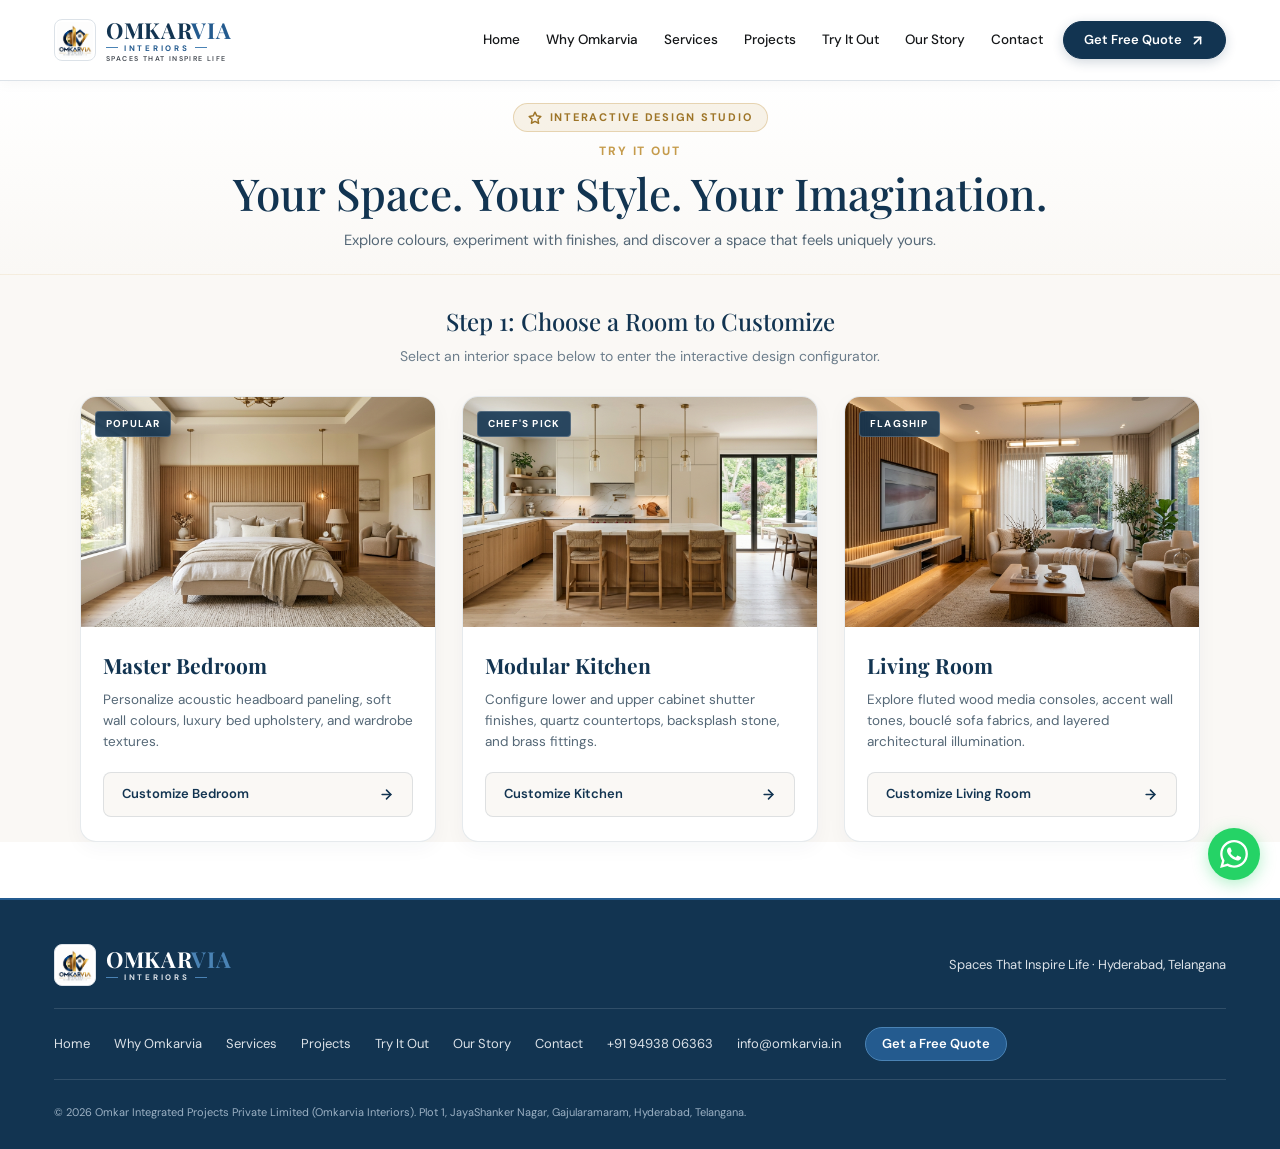
<file: try-it-out/index.html>
<!doctype html>
<html lang="en">
<head>
  <meta charset="utf-8">
  <meta name="viewport" content="width=device-width, initial-scale=1">
  <meta name="theme-color" content="#123451">
  <meta name="description" content="OMKARVIA Interiors: Thoughtful home interiors, reference-led design, transparent pricing and flexible EMI options in Hyderabad.">
  <title>Try It Out | Interactive Interior Design Studio - Omkarvia Interiors</title>
  <link rel="preconnect" href="https://fonts.googleapis.com">
  <link rel="preconnect" href="https://fonts.gstatic.com" crossorigin>
  <link href="https://fonts.googleapis.com/css2?family=DM+Sans:ital,opsz,wght@0,9..40,300..700;1,9..40,300..700&family=Playfair+Display:ital,wght@0,500..700;1,500..700&display=swap" rel="stylesheet">
  <link rel="stylesheet" href="../styles.css">
  <script src="../lead-config.js" defer></script>
  <script src="../script.js" defer></script>
</head>
<body>
  <a class="skip-link" href="#main">Skip to content</a>

  <!-- Clean, Light Header -->
  <header class="site-header" id="siteHeader">
    <div class="header-container">
      <a class="brand" href="/" data-route="/" aria-label="OMKARVIA Interiors home">
        <img src="../assets/omkarvia-logo.jpg" alt="OMKARVIA Logo" class="brand-emblem" width="42" height="42">
        <div class="brand-text">
          <span class="brand-name">OMKAR<span>VIA</span></span>
          <span class="brand-subtitle"><i></i> INTERIORS <i></i></span>
          <span class="brand-tagline">SPACES THAT INSPIRE LIFE</span>
        </div>
      </a>

      <nav class="site-nav" id="siteNav" aria-label="Main navigation">
        <a class="nav-link" href="/#home" data-route="/">Home</a>
        <a class="nav-link" href="/#why-us" data-route="/#why-us">Why Omkarvia</a>
        <a class="nav-link" href="/#services" data-route="/#services">Services</a>
        <a class="nav-link" href="/projects" data-route="/projects">Projects</a>
        <a class="nav-link active" href="/try-it-out" data-route="/try-it-out">Try It Out</a>
        <a class="nav-link" href="/#our-story" data-route="/#our-story">Our Story</a>
        <a class="nav-link" href="/#contact" data-route="/#contact">Contact</a>
      </nav>

      <div class="header-actions">
        <button class="button button-gold header-cta" type="button" data-open-quote>
          <span>Get Free Quote</span>
          <svg width="15" height="15" viewBox="0 0 24 24" fill="none" stroke="currentColor" stroke-width="2.5" stroke-linecap="round" stroke-linejoin="round" aria-hidden="true"><line x1="7" y1="17" x2="17" y2="7"></line><polyline points="7 7 17 7 17 17"></polyline></svg>
        </button>

        <button class="menu-toggle" id="menuToggle" aria-label="Open navigation" aria-expanded="false" aria-controls="siteNav">
          <span class="menu-bar"></span>
          <span class="menu-bar"></span>
          <span class="menu-bar"></span>
        </button>
      </div>
    </div>
  </header>

  <main id="main">
    <div id="homepageView" hidden>
    <!-- Room-by-Room Interactive Wheel Hero Section -->
    <section class="hero hero-room-wheel" id="home" aria-labelledby="heroTitle">
      <!-- Dynamic Room Background Crossfade Layers -->
      <div class="hero-bg-layer hero-bg-active" id="heroBgActive" style="background-image: url('../assets/living-room.webp');"></div>
      <div class="hero-bg-layer hero-bg-next" id="heroBgNext"></div>
      <div class="hero-overlay" aria-hidden="true"></div>

      <div class="hero-container">
        <!-- Left: Editorial Text Content -->
        <div class="hero-content">

          <h1 id="heroTitle" class="hero-editorial-title" aria-label="Complete Home Interiors, Room by Room.">
            <span class="typing-text-wrapper">
              <span class="typing-line" id="typingLine1">Complete Home Interiors,</span><br>
              <span class="gold-serif-text typing-line" id="typingLine2">Room by Room.</span>
            </span><span class="typing-cursor" id="typingCursor" aria-hidden="true"></span>
          </h1>

          <p class="hero-copy">
            Explore curated spaces tailored to how you live. Select any room on the interactive wheel to preview bespoke layouts, materials, and transparent estimates crafted across Hyderabad.
          </p>

          <div class="hero-highlights-strip" aria-label="Omkarvia hallmarks">
            <div class="highlight-item">
              <span class="highlight-icon" aria-hidden="true">✓</span>
              <span>10-Year Warranty</span>
            </div>
            <div class="highlight-item">
              <span class="highlight-icon" aria-hidden="true">✓</span>
              <span>45-Day Move-in</span>
            </div>
            <div class="highlight-item">
              <span class="highlight-icon" aria-hidden="true">✓</span>
              <span>0% EMI Options</span>
            </div>
          </div>

          <div class="hero-actions">
            <button class="button button-gold hero-cta-btn" type="button" data-open-quote id="heroDiscussCta" data-service="Living Room">
              <span>Discuss Your Space</span>
              <svg width="16" height="16" viewBox="0 0 24 24" fill="none" stroke="currentColor" stroke-width="2.5" stroke-linecap="round" stroke-linejoin="round" aria-hidden="true"><line x1="5" y1="12" x2="19" y2="12"></line><polyline points="12 5 19 12 12 19"></polyline></svg>
            </button>
            <a class="hero-secondary-btn" href="#services">
              <span>Explore All Spaces</span>
              <svg width="14" height="14" viewBox="0 0 24 24" fill="none" stroke="currentColor" stroke-width="2.5" stroke-linecap="round" stroke-linejoin="round" aria-hidden="true"><line x1="12" y1="5" x2="12" y2="19"></line><polyline points="19 12 12 19 5 12"></polyline></svg>
            </a>
          </div>
        </div>

        <!-- Right: Interactive Circular Room Wheel -->
        <div class="wheel-stage-wrapper">
          <div class="wheel-controls-header">
            <div class="wheel-nav-arrows">
              <button type="button" class="wheel-arrow-btn" id="wheelPrevBtn" aria-label="Previous room (ArrowLeft)">
                <svg width="16" height="16" viewBox="0 0 24 24" fill="none" stroke="currentColor" stroke-width="2.5" stroke-linecap="round" stroke-linejoin="round"><polyline points="15 18 9 12 15 6"></polyline></svg>
              </button>
              <button type="button" class="wheel-arrow-btn" id="wheelNextBtn" aria-label="Next room (ArrowRight)">
                <svg width="16" height="16" viewBox="0 0 24 24" fill="none" stroke="currentColor" stroke-width="2.5" stroke-linecap="round" stroke-linejoin="round"><polyline points="9 18 15 12 9 6"></polyline></svg>
              </button>
            </div>
          </div>

          <!-- Circular Wheel Container -->
          <div class="wheel-container" id="wheelContainer" tabindex="0" role="region" aria-label="Interactive Room Selection Wheel">
            <!-- SVG Radial Segments -->
            <svg class="wheel-svg" id="wheelSvg" viewBox="0 0 540 540" aria-hidden="true">
              <!-- Dynamically rendered via script.js for pixel-perfect SVG radial geometry -->
            </svg>

            <!-- Center Dark Navy Hub -->
            <div class="wheel-center-hub" id="wheelCenterHub">
              <div class="hub-inner">
                <span class="hub-tag" id="hubTag">SPACE 01 / 12</span>
                <div class="hub-icon-box" id="hubIconBox" aria-hidden="true">
                  <!-- Dynamic SVG Icon -->
                </div>
                <h2 class="hub-room-name" id="hubRoomName">Living Room</h2>
                <p class="hub-room-desc" id="hubRoomDesc">Grand spaces designed for relaxed family gatherings and entertainment.</p>
                <button type="button" class="hub-action-btn" id="hubViewBtn">
                  <span>View Designs</span>
                  <svg width="14" height="14" viewBox="0 0 24 24" fill="none" stroke="currentColor" stroke-width="2.5" stroke-linecap="round" stroke-linejoin="round"><line x1="5" y1="12" x2="19" y2="12"></line><polyline points="12 5 19 12 12 19"></polyline></svg>
                </button>
              </div>
            </div>
          </div>
        </div>
      </div>

      <!-- Synchronized Bottom Room Thumbnails Strip -->
      <div class="room-thumbnail-strip" id="roomThumbnailStrip">
        <div class="thumb-strip-container">
          <div class="thumb-strip-header">
            <span class="thumb-strip-label">EXPLORE 12 ROOM SPACES</span>
            <button type="button" class="thumb-all-rooms-btn" id="thumbViewAllBtn">
              <span>View All 12 Rooms</span>
              <svg width="13" height="13" viewBox="0 0 24 24" fill="none" stroke="currentColor" stroke-width="2.5" stroke-linecap="round" stroke-linejoin="round"><polyline points="6 9 12 15 18 9"></polyline></svg>
            </button>
          </div>
          <div class="thumb-strip-scroll" id="thumbStripScroll" role="tablist" aria-label="Room selection thumbnails">
            <!-- Dynamically populated and synchronized via script.js -->
          </div>
        </div>
      </div>
    </section>

    <!-- Clean Trust Strip -->
    <section class="trust-strip" aria-label="OMKARVIA benefits">
      <div class="trust-container">
        <div class="trust-item">
          <span class="trust-icon" aria-hidden="true">
            <svg width="22" height="22" viewBox="0 0 24 24" fill="none" stroke="currentColor" stroke-width="2" stroke-linecap="round" stroke-linejoin="round"><line x1="12" y1="1" x2="12" y2="23"></line><path d="M17 5H9.5a3.5 3.5 0 0 0 0 7h5a3.5 3.5 0 0 1 0 7H6"></path></svg>
          </span>
          <div>
            <h3>FLEXIBLE EMI OPTIONS</h3>
            <p>Make premium interiors easier to plan</p>
          </div>
        </div>

        <div class="trust-item">
          <span class="trust-icon" aria-hidden="true">
            <svg width="22" height="22" viewBox="0 0 24 24" fill="none" stroke="currentColor" stroke-width="2" stroke-linecap="round" stroke-linejoin="round"><rect x="3" y="3" width="18" height="18" rx="2" ry="2"></rect><line x1="3" y1="9" x2="21" y2="9"></line><line x1="9" y1="21" x2="9" y2="9"></line></svg>
          </span>
          <div>
            <h3>REFERENCE DESIGNS</h3>
            <p>Explore real layouts and materials</p>
          </div>
        </div>

        <div class="trust-item">
          <span class="trust-icon" aria-hidden="true">
            <svg width="22" height="22" viewBox="0 0 24 24" fill="none" stroke="currentColor" stroke-width="2" stroke-linecap="round" stroke-linejoin="round"><path d="M22 11.08V12a10 10 0 1 1-5.93-9.14"></path><polyline points="22 4 12 14.01 9 11.01"></polyline></svg>
          </span>
          <div>
            <h3>TRANSPARENT PRICING</h3>
            <p>Clear, itemized project estimates</p>
          </div>
        </div>

        <div class="trust-item">
          <span class="trust-icon" aria-hidden="true">
            <svg width="22" height="22" viewBox="0 0 24 24" fill="none" stroke="currentColor" stroke-width="2" stroke-linecap="round" stroke-linejoin="round"><circle cx="12" cy="12" r="3"></circle><path d="M19.4 15a1.65 1.65 0 0 0 .33 1.82l.06.06a2 2 0 0 1 0 2.83 2 2 0 0 1-2.83 0l-.06-.06a1.65 1.65 0 0 0-1.82-.33 1.65 1.65 0 0 0-1 1.51V21a2 2 0 0 1-2 2 2 2 0 0 1-2-2v-.09A1.65 1.65 0 0 0 9 19.4a1.65 1.65 0 0 0-1.82.33l-.06.06a2 2 0 0 1-2.83 0 2 2 0 0 1 0-2.83l.06-.06a1.65 1.65 0 0 0 .33-1.82 1.65 1.65 0 0 0-1.51-1H3a2 2 0 0 1-2-2 2 2 0 0 1 2-2h.09A1.65 1.65 0 0 0 4.6 9a1.65 1.65 0 0 0-.33-1.82l-.06-.06a2 2 0 0 1 0-2.83 2 2 0 0 1 2.83 0l.06.06a1.65 1.65 0 0 0 1.82.33H9a1.65 1.65 0 0 0 1-1.51V3a2 2 0 0 1 2-2 2 2 0 0 1 2 2v.09a1.65 1.65 0 0 0 1 1.51 1.65 1.65 0 0 0 1.82-.33l.06-.06a2 2 0 0 1 2.83 0 2 2 0 0 1 0 2.83l-.06.06a1.65 1.65 0 0 0-.33 1.82V9a1.65 1.65 0 0 0 1.51 1H21a2 2 0 0 1 2 2 2 2 0 0 1-2 2h-.09a1.65 1.65 0 0 0-1.51 1z"></path></svg>
          </span>
          <div>
            <h3>END-TO-END EXECUTION</h3>
            <p>From initial design to key handover</p>
          </div>
        </div>
      </div>
    </section>

    <!-- Why Choose Us Section -->
    <section class="section why-section" id="why-us">
      <div class="section-container">
        <div class="section-heading">
          <p class="section-eyebrow">THE OMKARVIA PROMISE</p>
          <h2>Why Choose Us</h2>
          <p class="section-lead">Considered materials, clear estimates, and 50 years of trusted craftsmanship across Hyderabad.</p>
        </div>

        <!-- Continuously Scrolling Horizontal Statistics Showcase -->
        <div class="stats-carousel-wrapper" role="region" aria-label="Why Choose Us Highlights">
          <div class="stats-carousel-track">
            <!-- Group 1 -->
            <div class="stats-carousel-group">
              <div class="stat-item">
                <svg class="stat-illustration" width="76" height="76" viewBox="0 0 84 84" fill="none" xmlns="http://www.w3.org/2000/svg" aria-hidden="true">
                  <line x1="6" y1="76" x2="78" y2="76" stroke="#123451" stroke-width="3" stroke-linecap="round"/>
                  <rect x="12" y="38" width="18" height="38" rx="2" fill="#F4F7FA" stroke="#123451" stroke-width="2.5"/>
                  <rect x="16" y="44" width="4" height="4" rx="1" fill="#4A83B5"/>
                  <rect x="22" y="44" width="4" height="4" rx="1" fill="#4A83B5"/>
                  <rect x="16" y="52" width="4" height="4" rx="1" fill="#4A83B5"/>
                  <rect x="22" y="52" width="4" height="4" rx="1" fill="#4A83B5"/>
                  <rect x="16" y="60" width="4" height="4" rx="1" fill="#4A83B5"/>
                  <rect x="22" y="60" width="4" height="4" rx="1" fill="#4A83B5"/>
                  <rect x="30" y="14" width="24" height="62" rx="2" fill="#FFFFFF" stroke="#123451" stroke-width="2.5"/>
                  <rect x="35" y="20" width="4" height="4" rx="1" fill="#245B8F"/>
                  <rect x="45" y="20" width="4" height="4" rx="1" fill="#245B8F"/>
                  <rect x="35" y="28" width="4" height="4" rx="1" fill="#245B8F"/>
                  <rect x="45" y="28" width="4" height="4" rx="1" fill="#245B8F"/>
                  <rect x="35" y="36" width="4" height="4" rx="1" fill="#245B8F"/>
                  <rect x="45" y="36" width="4" height="4" rx="1" fill="#245B8F"/>
                  <rect x="35" y="44" width="4" height="4" rx="1" fill="#245B8F"/>
                  <rect x="45" y="44" width="4" height="4" rx="1" fill="#245B8F"/>
                  <rect x="38" y="58" width="8" height="18" rx="1" fill="#C59B4B" stroke="#123451" stroke-width="2"/>
                  <rect x="54" y="30" width="18" height="46" rx="2" fill="#F4F7FA" stroke="#123451" stroke-width="2.5"/>
                  <line x1="59" y1="38" x2="59" y2="68" stroke="#4A83B5" stroke-width="2" stroke-linecap="round"/>
                  <line x1="63" y1="38" x2="63" y2="68" stroke="#4A83B5" stroke-width="2" stroke-linecap="round"/>
                  <line x1="67" y1="38" x2="67" y2="68" stroke="#4A83B5" stroke-width="2" stroke-linecap="round"/>
                </svg>
                <span class="stat-label">Hyderabad Focus</span>
              </div>

              <div class="stat-item">
                <svg class="stat-illustration" width="76" height="76" viewBox="0 0 84 84" fill="none" xmlns="http://www.w3.org/2000/svg" aria-hidden="true">
                  <rect x="25" y="6" width="4" height="12" rx="2" fill="#123451"/>
                  <rect x="55" y="6" width="4" height="12" rx="2" fill="#123451"/>
                  <rect x="14" y="14" width="56" height="60" rx="4" fill="#FFFFFF" stroke="#123451" stroke-width="2.5"/>
                  <path d="M14 18C14 15.7909 15.7909 14 18 14H66C68.2091 14 70 15.7909 70 18V28H14V18Z" fill="#C59B4B"/>
                  <line x1="14" y1="28" x2="70" y2="28" stroke="#123451" stroke-width="2.5"/>
                  <circle cx="42" cy="51" r="14" fill="#F4F7FA" stroke="#245B8F" stroke-width="2.5"/>
                  <polyline points="42,43 42,51 49,51" stroke="#123451" stroke-width="2.5" stroke-linecap="round" stroke-linejoin="round"/>
                  <circle cx="42" cy="51" r="2" fill="#123451"/>
                </svg>
                <span class="stat-label">Planned Timelines</span>
              </div>

              <div class="stat-item">
                <svg class="stat-illustration" width="76" height="76" viewBox="0 0 84 84" fill="none" xmlns="http://www.w3.org/2000/svg" aria-hidden="true">
                  <path d="M8 42C16 26 30 20 42 20C54 20 68 26 76 42C68 58 54 64 42 64C30 64 16 58 8 42Z" fill="#FFFFFF" stroke="#123451" stroke-width="3" stroke-linejoin="round"/>
                  <circle cx="42" cy="42" r="15" fill="#C59B4B" stroke="#123451" stroke-width="2.5"/>
                  <path d="M37 34H47M37 38.5H46M37 34V44C38.5 44 42 43.5 43 41.5C44 39.5 43 38.5 41 38.5H37L45 50" stroke="#FFFFFF" stroke-width="2.5" stroke-linecap="round" stroke-linejoin="round"/>
                </svg>
                <span class="stat-label">No Hidden Costs</span>
              </div>

              <div class="stat-item">
                <svg class="stat-illustration" width="76" height="76" viewBox="0 0 84 84" fill="none" xmlns="http://www.w3.org/2000/svg" aria-hidden="true">
                  <path d="M28 54L22 74L34 68L40 73L35 55" fill="#C59B4B" stroke="#123451" stroke-width="2" stroke-linejoin="round"/>
                  <path d="M56 54L62 74L50 68L44 73L49 55" fill="#C59B4B" stroke="#123451" stroke-width="2" stroke-linejoin="round"/>
                  <path d="M42 10L46 14L51 11L54 16L60 15L61 21L67 22L66 28L71 31L69 37L73 42L69 47L71 53L66 56L67 62L61 63L60 69L54 68L51 73L46 70L42 74L38 70L33 73L30 68L24 69L23 63L17 62L18 56L13 53L15 47L11 42L15 37L13 31L18 28L17 22L23 21L24 15L30 16L33 11L38 14L42 10Z" fill="#FFFFFF" stroke="#123451" stroke-width="2.5" stroke-linejoin="round"/>
                  <circle cx="42" cy="42" r="18" fill="#F4F7FA" stroke="#245B8F" stroke-width="2"/>
                  <text x="42" y="48" font-family="'DM Sans', sans-serif" font-size="18" font-weight="700" fill="#123451" text-anchor="middle" letter-spacing="-0.5">50</text>
                </svg>
                <span class="stat-label">50 Years Legacy</span>
              </div>

              <div class="stat-item">
                <svg class="stat-illustration" width="76" height="76" viewBox="0 0 84 84" fill="none" xmlns="http://www.w3.org/2000/svg" aria-hidden="true">
                  <rect x="18" y="12" width="40" height="58" rx="6" fill="#FFFFFF" stroke="#123451" stroke-width="2.5"/>
                  <rect x="24" y="18" width="28" height="12" rx="2" fill="#E5EFF8" stroke="#245B8F" stroke-width="1.5"/>
                  <rect x="24" y="35" width="6" height="5" rx="1" fill="#123451"/>
                  <rect x="35" y="35" width="6" height="5" rx="1" fill="#123451"/>
                  <rect x="46" y="35" width="6" height="5" rx="1" fill="#123451"/>
                  <rect x="24" y="44" width="6" height="5" rx="1" fill="#123451"/>
                  <rect x="35" y="44" width="6" height="5" rx="1" fill="#123451"/>
                  <rect x="46" y="44" width="6" height="5" rx="1" fill="#123451"/>
                  <rect x="24" y="53" width="6" height="5" rx="1" fill="#123451"/>
                  <rect x="35" y="53" width="6" height="5" rx="1" fill="#123451"/>
                  <rect x="46" y="53" width="6" height="5" rx="1" fill="#123451"/>
                  <circle cx="58" cy="56" r="14" fill="#FFFFFF" stroke="#123451" stroke-width="2.5"/>
                  <circle cx="58" cy="56" r="11" fill="#F4F7FA"/>
                  <path d="M53 61L63 51M54 53A1.5 1.5 0 1 1 54 50A1.5 1.5 0 0 1 54 53ZM62 61A1.5 1.5 0 1 1 62 58A1.5 1.5 0 0 1 62 61Z" stroke="#C59B4B" stroke-width="2" stroke-linecap="round"/>
                </svg>
                <span class="stat-label">Flexible EMIs</span>
              </div>

              <div class="stat-item">
                <svg class="stat-illustration" width="76" height="76" viewBox="0 0 84 84" fill="none" xmlns="http://www.w3.org/2000/svg" aria-hidden="true">
                  <rect x="14" y="16" width="56" height="52" rx="4" fill="#FFFFFF" stroke="#123451" stroke-width="2.5"/>
                  <rect x="22" y="24" width="22" height="18" fill="#F4F7FA" stroke="#245B8F" stroke-width="2"/>
                  <rect x="44" y="24" width="18" height="26" fill="#F4F7FA" stroke="#245B8F" stroke-width="2"/>
                  <rect x="22" y="42" width="22" height="18" fill="#F4F7FA" stroke="#245B8F" stroke-width="2"/>
                  <path d="M34 42A10 10 0 0 1 44 32" stroke="#C59B4B" stroke-width="2" stroke-dasharray="2 2"/>
                  <circle cx="54" cy="56" r="3" fill="#C59B4B"/>
                  <line x1="48" y1="56" x2="60" y2="56" stroke="#123451" stroke-width="2"/>
                </svg>
                <span class="stat-label">Reference Designs</span>
              </div>

              <div class="stat-item">
                <svg class="stat-illustration" width="76" height="76" viewBox="0 0 84 84" fill="none" xmlns="http://www.w3.org/2000/svg" aria-hidden="true">
                  <path d="M42 12L66 22V42C66 56 55 67 42 72C29 67 18 56 18 42V22L42 12Z" fill="#FFFFFF" stroke="#123451" stroke-width="2.5" stroke-linejoin="round"/>
                  <path d="M42 18L60 26V42C60 52 52 61 42 66C32 61 24 52 24 42V26L42 18Z" fill="#F4F7FA"/>
                  <path d="M33 42L40 49L52 35" stroke="#C59B4B" stroke-width="3.5" stroke-linecap="round" stroke-linejoin="round"/>
                  <path d="M42 26L31 34V35H53V34L42 26Z" fill="#123451"/>
                </svg>
                <span class="stat-label">End-to-End Handover</span>
              </div>
            </div>

            <!-- Group 2 (Duplicate for Seamless Infinite Loop) -->
            <div class="stats-carousel-group" aria-hidden="true">
              <div class="stat-item">
                <svg class="stat-illustration" width="76" height="76" viewBox="0 0 84 84" fill="none" xmlns="http://www.w3.org/2000/svg">
                  <line x1="6" y1="76" x2="78" y2="76" stroke="#123451" stroke-width="3" stroke-linecap="round"/>
                  <rect x="12" y="38" width="18" height="38" rx="2" fill="#F4F7FA" stroke="#123451" stroke-width="2.5"/>
                  <rect x="16" y="44" width="4" height="4" rx="1" fill="#4A83B5"/>
                  <rect x="22" y="44" width="4" height="4" rx="1" fill="#4A83B5"/>
                  <rect x="16" y="52" width="4" height="4" rx="1" fill="#4A83B5"/>
                  <rect x="22" y="52" width="4" height="4" rx="1" fill="#4A83B5"/>
                  <rect x="16" y="60" width="4" height="4" rx="1" fill="#4A83B5"/>
                  <rect x="22" y="60" width="4" height="4" rx="1" fill="#4A83B5"/>
                  <rect x="30" y="14" width="24" height="62" rx="2" fill="#FFFFFF" stroke="#123451" stroke-width="2.5"/>
                  <rect x="35" y="20" width="4" height="4" rx="1" fill="#245B8F"/>
                  <rect x="45" y="20" width="4" height="4" rx="1" fill="#245B8F"/>
                  <rect x="35" y="28" width="4" height="4" rx="1" fill="#245B8F"/>
                  <rect x="45" y="28" width="4" height="4" rx="1" fill="#245B8F"/>
                  <rect x="35" y="36" width="4" height="4" rx="1" fill="#245B8F"/>
                  <rect x="45" y="36" width="4" height="4" rx="1" fill="#245B8F"/>
                  <rect x="35" y="44" width="4" height="4" rx="1" fill="#245B8F"/>
                  <rect x="45" y="44" width="4" height="4" rx="1" fill="#245B8F"/>
                  <rect x="38" y="58" width="8" height="18" rx="1" fill="#C59B4B" stroke="#123451" stroke-width="2"/>
                  <rect x="54" y="30" width="18" height="46" rx="2" fill="#F4F7FA" stroke="#123451" stroke-width="2.5"/>
                  <line x1="59" y1="38" x2="59" y2="68" stroke="#4A83B5" stroke-width="2" stroke-linecap="round"/>
                  <line x1="63" y1="38" x2="63" y2="68" stroke="#4A83B5" stroke-width="2" stroke-linecap="round"/>
                  <line x1="67" y1="38" x2="67" y2="68" stroke="#4A83B5" stroke-width="2" stroke-linecap="round"/>
                </svg>
                <span class="stat-label">Hyderabad Focus</span>
              </div>

              <div class="stat-item">
                <svg class="stat-illustration" width="76" height="76" viewBox="0 0 84 84" fill="none" xmlns="http://www.w3.org/2000/svg">
                  <rect x="25" y="6" width="4" height="12" rx="2" fill="#123451"/>
                  <rect x="55" y="6" width="4" height="12" rx="2" fill="#123451"/>
                  <rect x="14" y="14" width="56" height="60" rx="4" fill="#FFFFFF" stroke="#123451" stroke-width="2.5"/>
                  <path d="M14 18C14 15.7909 15.7909 14 18 14H66C68.2091 14 70 15.7909 70 18V28H14V18Z" fill="#C59B4B"/>
                  <line x1="14" y1="28" x2="70" y2="28" stroke="#123451" stroke-width="2.5"/>
                  <circle cx="42" cy="51" r="14" fill="#F4F7FA" stroke="#245B8F" stroke-width="2.5"/>
                  <polyline points="42,43 42,51 49,51" stroke="#123451" stroke-width="2.5" stroke-linecap="round" stroke-linejoin="round"/>
                  <circle cx="42" cy="51" r="2" fill="#123451"/>
                </svg>
                <span class="stat-label">Planned Timelines</span>
              </div>

              <div class="stat-item">
                <svg class="stat-illustration" width="76" height="76" viewBox="0 0 84 84" fill="none" xmlns="http://www.w3.org/2000/svg">
                  <path d="M8 42C16 26 30 20 42 20C54 20 68 26 76 42C68 58 54 64 42 64C30 64 16 58 8 42Z" fill="#FFFFFF" stroke="#123451" stroke-width="3" stroke-linejoin="round"/>
                  <circle cx="42" cy="42" r="15" fill="#C59B4B" stroke="#123451" stroke-width="2.5"/>
                  <path d="M37 34H47M37 38.5H46M37 34V44C38.5 44 42 43.5 43 41.5C44 39.5 43 38.5 41 38.5H37L45 50" stroke="#FFFFFF" stroke-width="2.5" stroke-linecap="round" stroke-linejoin="round"/>
                </svg>
                <span class="stat-label">No Hidden Costs</span>
              </div>

              <div class="stat-item">
                <svg class="stat-illustration" width="76" height="76" viewBox="0 0 84 84" fill="none" xmlns="http://www.w3.org/2000/svg">
                  <path d="M28 54L22 74L34 68L40 73L35 55" fill="#C59B4B" stroke="#123451" stroke-width="2" stroke-linejoin="round"/>
                  <path d="M56 54L62 74L50 68L44 73L49 55" fill="#C59B4B" stroke="#123451" stroke-width="2" stroke-linejoin="round"/>
                  <path d="M42 10L46 14L51 11L54 16L60 15L61 21L67 22L66 28L71 31L69 37L73 42L69 47L71 53L66 56L67 62L61 63L60 69L54 68L51 73L46 70L42 74L38 70L33 73L30 68L24 69L23 63L17 62L18 56L13 53L15 47L11 42L15 37L13 31L18 28L17 22L23 21L24 15L30 16L33 11L38 14L42 10Z" fill="#FFFFFF" stroke="#123451" stroke-width="2.5" stroke-linejoin="round"/>
                  <circle cx="42" cy="42" r="18" fill="#F4F7FA" stroke="#245B8F" stroke-width="2"/>
                  <text x="42" y="48" font-family="'DM Sans', sans-serif" font-size="18" font-weight="700" fill="#123451" text-anchor="middle" letter-spacing="-0.5">50</text>
                </svg>
                <span class="stat-label">50 Years Legacy</span>
              </div>

              <div class="stat-item">
                <svg class="stat-illustration" width="76" height="76" viewBox="0 0 84 84" fill="none" xmlns="http://www.w3.org/2000/svg">
                  <rect x="18" y="12" width="40" height="58" rx="6" fill="#FFFFFF" stroke="#123451" stroke-width="2.5"/>
                  <rect x="24" y="18" width="28" height="12" rx="2" fill="#E5EFF8" stroke="#245B8F" stroke-width="1.5"/>
                  <rect x="24" y="35" width="6" height="5" rx="1" fill="#123451"/>
                  <rect x="35" y="35" width="6" height="5" rx="1" fill="#123451"/>
                  <rect x="46" y="35" width="6" height="5" rx="1" fill="#123451"/>
                  <rect x="24" y="44" width="6" height="5" rx="1" fill="#123451"/>
                  <rect x="35" y="44" width="6" height="5" rx="1" fill="#123451"/>
                  <rect x="46" y="44" width="6" height="5" rx="1" fill="#123451"/>
                  <rect x="24" y="53" width="6" height="5" rx="1" fill="#123451"/>
                  <rect x="35" y="53" width="6" height="5" rx="1" fill="#123451"/>
                  <rect x="46" y="53" width="6" height="5" rx="1" fill="#123451"/>
                  <circle cx="58" cy="56" r="14" fill="#FFFFFF" stroke="#123451" stroke-width="2.5"/>
                  <circle cx="58" cy="56" r="11" fill="#F4F7FA"/>
                  <path d="M53 61L63 51M54 53A1.5 1.5 0 1 1 54 50A1.5 1.5 0 0 1 54 53ZM62 61A1.5 1.5 0 1 1 62 58A1.5 1.5 0 0 1 62 61Z" stroke="#C59B4B" stroke-width="2" stroke-linecap="round"/>
                </svg>
                <span class="stat-label">Flexible EMIs</span>
              </div>

              <div class="stat-item">
                <svg class="stat-illustration" width="76" height="76" viewBox="0 0 84 84" fill="none" xmlns="http://www.w3.org/2000/svg">
                  <rect x="14" y="16" width="56" height="52" rx="4" fill="#FFFFFF" stroke="#123451" stroke-width="2.5"/>
                  <rect x="22" y="24" width="22" height="18" fill="#F4F7FA" stroke="#245B8F" stroke-width="2"/>
                  <rect x="44" y="24" width="18" height="26" fill="#F4F7FA" stroke="#245B8F" stroke-width="2"/>
                  <rect x="22" y="42" width="22" height="18" fill="#F4F7FA" stroke="#245B8F" stroke-width="2"/>
                  <path d="M34 42A10 10 0 0 1 44 32" stroke="#C59B4B" stroke-width="2" stroke-dasharray="2 2"/>
                  <circle cx="54" cy="56" r="3" fill="#C59B4B"/>
                  <line x1="48" y1="56" x2="60" y2="56" stroke="#123451" stroke-width="2"/>
                </svg>
                <span class="stat-label">Reference Designs</span>
              </div>

              <div class="stat-item">
                <svg class="stat-illustration" width="76" height="76" viewBox="0 0 84 84" fill="none" xmlns="http://www.w3.org/2000/svg">
                  <path d="M42 12L66 22V42C66 56 55 67 42 72C29 67 18 56 18 42V22L42 12Z" fill="#FFFFFF" stroke="#123451" stroke-width="2.5" stroke-linejoin="round"/>
                  <path d="M42 18L60 26V42C60 52 52 61 42 66C32 61 24 52 24 42V26L42 18Z" fill="#F4F7FA"/>
                  <path d="M33 42L40 49L52 35" stroke="#C59B4B" stroke-width="3.5" stroke-linecap="round" stroke-linejoin="round"/>
                  <path d="M42 26L31 34V35H53V34L42 26Z" fill="#123451"/>
                </svg>
                <span class="stat-label">End-to-End Handover</span>
              </div>
            </div>
          </div>
        </div>

        <div class="approach-grid">
          <article class="approach-card">
            <span class="approach-number">01</span>
            <div class="approach-icon-wrap">
              <svg width="24" height="24" viewBox="0 0 24 24" fill="none" stroke="currentColor" stroke-width="2" stroke-linecap="round" stroke-linejoin="round"><path d="M3 9l9-7 9 7v11a2 2 0 0 1-2 2H5a2 2 0 0 1-2-2z"></path><polyline points="9 22 9 12 15 12 15 22"></polyline></svg>
            </div>
            <h3>Design That Fits You</h3>
            <p>Spaces personalized around your daily routine, aesthetics and lifestyle.</p>
          </article>

          <article class="approach-card">
            <span class="approach-number">02</span>
            <div class="approach-icon-wrap">
              <svg width="24" height="24" viewBox="0 0 24 24" fill="none" stroke="currentColor" stroke-width="2" stroke-linecap="round" stroke-linejoin="round"><rect x="3" y="3" width="18" height="18" rx="2" ry="2"></rect><line x1="3" y1="9" x2="21" y2="9"></line><line x1="9" y1="21" x2="9" y2="9"></line></svg>
            </div>
            <h3>References First</h3>
            <p>Review visual inspiration, floor layouts and material finishes together.</p>
          </article>

          <article class="approach-card">
            <span class="approach-number">03</span>
            <div class="approach-icon-wrap">
              <svg width="24" height="24" viewBox="0 0 24 24" fill="none" stroke="currentColor" stroke-width="2" stroke-linecap="round" stroke-linejoin="round"><line x1="12" y1="1" x2="12" y2="23"></line><path d="M17 5H9.5a3.5 3.5 0 0 0 0 7h5a3.5 3.5 0 0 1 0 7H6"></path></svg>
            </div>
            <h3>Clear Costs &amp; EMIs</h3>
            <p>Understand the full scope upfront with transparent financing options.</p>
          </article>

          <article class="approach-card">
            <span class="approach-number">04</span>
            <div class="approach-icon-wrap">
              <svg width="24" height="24" viewBox="0 0 24 24" fill="none" stroke="currentColor" stroke-width="2" stroke-linecap="round" stroke-linejoin="round"><polyline points="20 6 9 17 4 12"></polyline></svg>
            </div>
            <h3>Connected Process</h3>
            <p>Seamless execution from planning to on-site quality handover.</p>
          </article>
        </div>
      </div>
    </section>



    <!-- Services Section with Real Interior Photography -->
    <section class="section services-section" id="services">
      <div class="section-container">
        <div class="section-title-row">
          <div>
            <p class="section-eyebrow">SPACES WE SHAPE</p>
            <h2>Complete home interiors, room by room.</h2>
            <p class="section-lead">Realistic reference designs and quality execution for homes in Hyderabad.</p>
          </div>
          <a class="button button-outline view-all-projects-header-btn" href="/projects" data-route="/projects">
            <span>Explore All Projects</span>
            <svg width="15" height="15" viewBox="0 0 24 24" fill="none" stroke="currentColor" stroke-width="2.5" stroke-linecap="round" stroke-linejoin="round" aria-hidden="true"><line x1="5" y1="12" x2="19" y2="12"></line><polyline points="12 5 19 12 12 19"></polyline></svg>
          </a>
        </div>

        <div class="services-grid" id="projects">
          <!-- 01 Modular Kitchens -->
          <article class="service-card" data-service-card="Modular Kitchen">
            <div class="service-img-wrap">
              <img src="../assets/modular-kitchen.webp" alt="Modern modular kitchen design" loading="lazy">
              <span class="service-badge">01 · KITCHEN</span>
            </div>
            <div class="service-card-body">
              <h3>Modular Kitchens</h3>
              <p>Ergonomic layouts, smart storage and durable countertops.</p>
              <button class="service-cta" type="button" data-open-quote data-service="Modular Kitchen">
                <span>Book Consultation</span>
                <svg width="13" height="13" viewBox="0 0 24 24" fill="none" stroke="currentColor" stroke-width="2.5" stroke-linecap="round" stroke-linejoin="round"><line x1="7" y1="17" x2="17" y2="7"></line><polyline points="7 7 17 7 17 17"></polyline></svg>
              </button>
            </div>
          </article>

          <!-- 02 Living Rooms -->
          <article class="service-card" data-service-card="Living Room">
            <div class="service-img-wrap">
              <img src="../assets/living-room.webp" alt="Warm living room interior" loading="lazy">
              <span class="service-badge">02 · LIVING</span>
            </div>
            <div class="service-card-body">
              <h3>Living Rooms</h3>
              <p>Warm tones, accent walls and balanced layered lighting.</p>
              <button class="service-cta" type="button" data-open-quote data-service="Living Room">
                <span>Book Consultation</span>
                <svg width="13" height="13" viewBox="0 0 24 24" fill="none" stroke="currentColor" stroke-width="2.5" stroke-linecap="round" stroke-linejoin="round"><line x1="7" y1="17" x2="17" y2="7"></line><polyline points="7 7 17 7 17 17"></polyline></svg>
              </button>
            </div>
          </article>

          <!-- 03 Bedrooms -->
          <article class="service-card" data-service-card="Bedroom & Wardrobes">
            <div class="service-img-wrap">
              <img src="../assets/bedroom.webp" alt="Calm master bedroom interior" loading="lazy">
              <span class="service-badge">03 · BEDROOM</span>
            </div>
            <div class="service-card-body">
              <h3>Bedrooms</h3>
              <p>Restful sanctuaries with acoustic headboards and mood lighting.</p>
              <button class="service-cta" type="button" data-open-quote data-service="Bedroom & Wardrobes">
                <span>Book Consultation</span>
                <svg width="13" height="13" viewBox="0 0 24 24" fill="none" stroke="currentColor" stroke-width="2.5" stroke-linecap="round" stroke-linejoin="round"><line x1="7" y1="17" x2="17" y2="7"></line><polyline points="7 7 17 7 17 17"></polyline></svg>
              </button>
            </div>
          </article>

          <!-- 04 Wardrobes & Storage -->
          <article class="service-card" data-service-card="Bedroom & Wardrobes">
            <div class="service-img-wrap">
              <img src="../assets/wardrobes.webp" alt="Floor to ceiling modular wardrobe" loading="lazy">
              <span class="service-badge">04 · STORAGE</span>
            </div>
            <div class="service-card-body">
              <h3>Wardrobes &amp; Storage</h3>
              <p>Floor-to-ceiling modular organizers with premium glass or wood shutters.</p>
              <button class="service-cta" type="button" data-open-quote data-service="Bedroom & Wardrobes">
                <span>Book Consultation</span>
                <svg width="13" height="13" viewBox="0 0 24 24" fill="none" stroke="currentColor" stroke-width="2.5" stroke-linecap="round" stroke-linejoin="round"><line x1="7" y1="17" x2="17" y2="7"></line><polyline points="7 7 17 7 17 17"></polyline></svg>
              </button>
            </div>
          </article>

          <!-- 05 Office Interiors -->
          <article class="service-card" data-service-card="Office Interiors">
            <div class="service-img-wrap">
              <img src="../assets/home-office.webp" alt="Home workspace setup" loading="lazy">
              <span class="service-badge">05 · WORKSPACE</span>
            </div>
            <div class="service-card-body">
              <h3>Office Interiors</h3>
              <p>Ergonomic workstations, integrated bookshelves and wire management.</p>
              <button class="service-cta" type="button" data-open-quote data-service="Office Interiors">
                <span>Book Consultation</span>
                <svg width="13" height="13" viewBox="0 0 24 24" fill="none" stroke="currentColor" stroke-width="2.5" stroke-linecap="round" stroke-linejoin="round"><line x1="7" y1="17" x2="17" y2="7"></line><polyline points="7 7 17 7 17 17"></polyline></svg>
              </button>
            </div>
          </article>

          <!-- 06 TV Units -->
          <article class="service-card" data-service-card="Living Room">
            <div class="service-img-wrap">
              <img src="../assets/tv-unit.webp" alt="Minimalist fluted TV console" loading="lazy">
              <span class="service-badge">06 · TV UNITS</span>
            </div>
            <div class="service-card-body">
              <h3>TV Units &amp; Furniture</h3>
              <p>Fluted wall paneling, floating media consoles and display ledges.</p>
              <button class="service-cta" type="button" data-open-quote data-service="Living Room">
                <span>Book Consultation</span>
                <svg width="13" height="13" viewBox="0 0 24 24" fill="none" stroke="currentColor" stroke-width="2.5" stroke-linecap="round" stroke-linejoin="round"><line x1="7" y1="17" x2="17" y2="7"></line><polyline points="7 7 17 7 17 17"></polyline></svg>
              </button>
            </div>
          </article>

        </div>

        <!-- View All Projects Banner / CTA -->
        <div class="projects-preview-cta-wrap">
          <div class="projects-preview-cta-card">
            <div class="projects-preview-cta-text">
              <h3>Discover All 12 Curated Interior Spaces</h3>
              <p>Explore our complete design portfolio including pooja units, false ceiling concepts, foyer designs, and bathroom interiors.</p>
            </div>
            <a href="/projects" class="button button-gold view-all-projects-btn" data-route="/projects" id="viewAllProjectsBtn">
              <span>View All Projects</span>
              <svg width="16" height="16" viewBox="0 0 24 24" fill="none" stroke="currentColor" stroke-width="2.5" stroke-linecap="round" stroke-linejoin="round" aria-hidden="true"><line x1="5" y1="12" x2="19" y2="12"></line><polyline points="12 5 19 12 12 19"></polyline></svg>
            </a>
          </div>
        </div>
      </div>
    </section>



    <!-- =====================================================================
         OUR EXPERIENCE (SCREENSHOT 1)
         ===================================================================== -->
    <section class="section experience-section reveal-on-scroll" id="experience" aria-labelledby="experienceTitle">
      <div class="section-container">
        <div class="experience-header">
          <div class="gold-accent-eyebrow">
            <span class="eyebrow-line" aria-hidden="true"></span>
            <span class="eyebrow-text">EXPERIENCE</span>
            <span class="eyebrow-line" aria-hidden="true"></span>
          </div>
          <h2 id="experienceTitle" class="experience-title">Our Experience</h2>
          <p class="experience-lead">Trusted by leading brands across industries.</p>
        </div>

        <div class="experience-grid-wrapper" role="region" aria-label="Brands that trust Omkarvia">
          <div class="experience-grid">
            <!-- Row 1: 4 Logos -->
            <div class="experience-logo-card" tabindex="0" role="group" aria-label="Client: Reliance Jio">
              <img src="../assets/experience/jio.svg" alt="Reliance Jio" width="102" height="116" loading="lazy">
            </div>
            <div class="experience-logo-card" tabindex="0" role="group" aria-label="Client: Aurobindo Pharma">
              <img src="../assets/experience/aurobindo.png" alt="Aurobindo Pharma" width="392" height="216" loading="lazy">
            </div>
            <div class="experience-logo-card" tabindex="0" role="group" aria-label="Client: Eugia Pharma">
              <img src="../assets/experience/eugia.png" alt="Eugia Pharma" width="388" height="216" loading="lazy">
            </div>
            <div class="experience-logo-card" tabindex="0" role="group" aria-label="Client: Pratt &amp; Whitney">
              <img src="../assets/experience/pratt-whitney.png" alt="Pratt &amp; Whitney" width="584" height="136" loading="lazy">
            </div>

            <!-- Row 2: 3 Logos -->
            <div class="experience-logo-card" tabindex="0" role="group" aria-label="Client: Raytheon Technologies">
              <img src="../assets/experience/raytheon.svg" alt="Raytheon Technologies" width="290" height="88" loading="lazy">
            </div>
            <div class="experience-logo-card" tabindex="0" role="group" aria-label="Client: United Technologies">
              <img src="../assets/experience/united-technologies.png" alt="United Technologies India" width="580" height="140" loading="lazy">
            </div>
            <div class="experience-logo-card" tabindex="0" role="group" aria-label="Client: RTX">
              <img src="../assets/experience/rtx.svg" alt="RTX" width="284" height="116" loading="lazy">
            </div>
          </div>
        </div>
      </div>
    </section>



    <!-- =====================================================================
         OUR TRUSTED MATERIAL BRANDS (SCREENSHOT 2)
         ===================================================================== -->
    <section class="section trusted-brands-section reveal-on-scroll" id="trusted-brands" aria-labelledby="brandsTitle">
      <div class="section-container">
        <div class="brands-header">
          <!-- Small Centered Omkarvia Roof Emblem -->
          <div class="brands-emblem-badge" aria-hidden="true">
            <svg class="brands-roof-icon" width="36" height="22" viewBox="0 0 40 24" fill="none" xmlns="http://www.w3.org/2000/svg">
              <path d="M20 2L38 18H2L20 2Z" stroke="#C59B4B" stroke-width="2.5" stroke-linejoin="round"/>
              <path d="M20 9L31 19H9L20 9Z" stroke="#123451" stroke-width="2" stroke-linejoin="round"/>
            </svg>
            <span class="brands-emblem-text">OMKARVIA <span>INTERIORS</span></span>
          </div>

          <h2 id="brandsTitle" class="brands-title">Our Trusted Material Brands</h2>

          <!-- Minimal Category Indicators matching Reference 2: Hardware • Panels • Laminates • Appliances • Glass • Paints • uPVC -->
          <div class="brands-category-pills" role="navigation" aria-label="Material brand categories">
            <span class="brand-cat-item">Hardware</span>
            <span class="brand-cat-dot" aria-hidden="true">•</span>
            <span class="brand-cat-item">Panels</span>
            <span class="brand-cat-dot" aria-hidden="true">•</span>
            <span class="brand-cat-item">Laminates</span>
            <span class="brand-cat-dot" aria-hidden="true">•</span>
            <span class="brand-cat-item">Appliances</span>
            <span class="brand-cat-dot" aria-hidden="true">•</span>
            <span class="brand-cat-item">Glass</span>
            <span class="brand-cat-dot" aria-hidden="true">•</span>
            <span class="brand-cat-item">Paints</span>
            <span class="brand-cat-dot" aria-hidden="true">•</span>
            <span class="brand-cat-item">uPVC</span>
          </div>
        </div>

        <!-- Touch-responsive Brand Cards Grid & Mobile Track -->
        <div class="brands-showcase-container" role="region" aria-label="Material Brand Logos">
          <div class="brands-main-grid" id="brandsMainGrid">
            <!-- Row 1: Hardware & Panels -->
            <div class="brand-card" tabindex="0" role="group" aria-label="Brand: Hettich (Hardware)">
              <div class="brand-card-inner">
                <img src="../assets/brands/hettich.svg" alt="Hettich" width="300" height="196" loading="lazy">
              </div>
            </div>
            <div class="brand-card" tabindex="0" role="group" aria-label="Brand: Häfele (Hardware)">
              <div class="brand-card-inner">
                <img src="../assets/brands/hafele.svg" alt="Häfele" width="380" height="96" loading="lazy">
              </div>
            </div>
            <div class="brand-card" tabindex="0" role="group" aria-label="Brand: Blum (Hardware)">
              <div class="brand-card-inner">
                <img src="../assets/brands/blum.png" alt="Blum" width="384" height="124" loading="lazy">
              </div>
            </div>
            <div class="brand-card" tabindex="0" role="group" aria-label="Brand: Ebco (Hardware)">
              <div class="brand-card-inner">
                <img src="../assets/brands/ebco.png" alt="Ebco" width="308" height="180" loading="lazy">
              </div>
            </div>
            <div class="brand-card" tabindex="0" role="group" aria-label="Brand: Greenply (Panels and Laminates)">
              <div class="brand-card-inner">
                <img src="../assets/brands/greenply.png" alt="Greenply" width="292" height="196" loading="lazy">
              </div>
            </div>
            <div class="brand-card" tabindex="0" role="group" aria-label="Brand: CenturyPly (Panels and Laminates)">
              <div class="brand-card-inner">
                <img src="../assets/brands/centuryply.png" alt="CenturyPly" width="368" height="196" loading="lazy">
              </div>
            </div>

            <!-- Row 2: Laminates, Appliances & Glass -->
            <div class="brand-card" tabindex="0" role="group" aria-label="Brand: Greenlam (Panels and Laminates)">
              <div class="brand-card-inner">
                <img src="../assets/brands/greenlam.png" alt="Greenlam Laminates" width="236" height="212" loading="lazy">
              </div>
            </div>
            <div class="brand-card" tabindex="0" role="group" aria-label="Brand: Merino (Panels and Laminates)">
              <div class="brand-card-inner">
                <img src="../assets/brands/merino.png" alt="Merino" width="272" height="204" loading="lazy">
              </div>
            </div>
            <div class="brand-card" tabindex="0" role="group" aria-label="Brand: Faber (Appliances)">
              <div class="brand-card-inner">
                <img src="../assets/brands/faber.png" alt="Faber" width="408" height="112" loading="lazy">
              </div>
            </div>
            <div class="brand-card" tabindex="0" role="group" aria-label="Brand: Elica (Appliances)">
              <div class="brand-card-inner">
                <img src="../assets/brands/elica.png" alt="Elica" width="392" height="172" loading="lazy">
              </div>
            </div>
            <div class="brand-card" tabindex="0" role="group" aria-label="Brand: Bosch (Appliances)">
              <div class="brand-card-inner">
                <img src="../assets/brands/bosch.svg" alt="Bosch" width="416" height="172" loading="lazy">
              </div>
            </div>
            <div class="brand-card" tabindex="0" role="group" aria-label="Brand: Saint-Gobain (Glass, Paints and Windows)">
              <div class="brand-card-inner">
                <img src="../assets/brands/saint-gobain.png" alt="Saint-Gobain" width="400" height="216" loading="lazy">
              </div>
            </div>

            <!-- Row 3: Glass, Paints & Windows -->
            <div class="brand-card" tabindex="0" role="group" aria-label="Brand: AIS (Glass, Paints and Windows)">
              <div class="brand-card-inner">
                <img src="../assets/brands/ais.png" alt="AIS Glass" width="416" height="224" loading="lazy">
              </div>
            </div>
            <div class="brand-card" tabindex="0" role="group" aria-label="Brand: Asian Paints (Glass, Paints and Windows)">
              <div class="brand-card-inner">
                <img src="../assets/brands/asian-paints.svg" alt="Asian Paints" width="416" height="224" loading="lazy">
              </div>
            </div>
            <div class="brand-card" tabindex="0" role="group" aria-label="Brand: Berger (Glass, Paints and Windows)">
              <div class="brand-card-inner">
                <img src="../assets/brands/berger.png" alt="Berger Paints" width="416" height="224" loading="lazy">
              </div>
            </div>
            <div class="brand-card" tabindex="0" role="group" aria-label="Brand: VEKA (Glass, Paints and Windows)">
              <div class="brand-card-inner">
                <img src="../assets/brands/veka.png" alt="VEKA" width="416" height="224" loading="lazy">
              </div>
            </div>
            <div class="brand-card" tabindex="0" role="group" aria-label="Brand: Kömmerling (Glass, Paints and Windows)">
              <div class="brand-card-inner">
                <img src="../assets/brands/koemmerling.png" alt="Kömmerling" width="416" height="224" loading="lazy">
              </div>
            </div>
            <div class="brand-card" tabindex="0" role="group" aria-label="Brand: KinBon (Glass, Paints and Windows)">
              <div class="brand-card-inner">
                <img src="../assets/brands/kinbon.png" alt="KinBon" width="416" height="224" loading="lazy">
              </div>
            </div>

            <!-- Row 4: Panels, Appliances & Windows -->
            <div class="brand-card" tabindex="0" role="group" aria-label="Brand: Austin Plywood (Panels and Laminates)">
              <div class="brand-card-inner">
                <img src="../assets/brands/austin-plywood.png" alt="Austin Plywood" width="416" height="224" loading="lazy">
              </div>
            </div>
            <div class="brand-card" tabindex="0" role="group" aria-label="Brand: Kaff (Appliances)">
              <div class="brand-card-inner">
                <img src="../assets/brands/kaff.png" alt="Kaff" width="388" height="224" loading="lazy">
              </div>
            </div>
            <div class="brand-card" tabindex="0" role="group" aria-label="Brand: Philips (Appliances)">
              <div class="brand-card-inner">
                <img src="../assets/brands/philips.svg" alt="Philips" width="412" height="224" loading="lazy">
              </div>
            </div>
            <div class="brand-card" tabindex="0" role="group" aria-label="Brand: Wipro (Appliances)">
              <div class="brand-card-inner">
                <img src="../assets/brands/wipro.svg" alt="Wipro" width="416" height="224" loading="lazy">
              </div>
            </div>
            <div class="brand-card" tabindex="0" role="group" aria-label="Brand: Crompton (Appliances)">
              <div class="brand-card-inner">
                <img src="../assets/brands/crompton.png" alt="Crompton" width="416" height="224" loading="lazy">
              </div>
            </div>
            <div class="brand-card" tabindex="0" role="group" aria-label="Brand: Ozone (Glass, Paints and Windows)">
              <div class="brand-card-inner">
                <img src="../assets/brands/ozone.png" alt="Ozone" width="416" height="224" loading="lazy">
              </div>
            </div>
          </div>

          <!-- Mobile Swipe Hint (visible on touch devices) -->
          <div class="brands-mobile-hint" aria-hidden="true">
            <span class="hint-arrow">←</span>
            <span>Swipe horizontally to explore brands</span>
            <span class="hint-arrow">→</span>
          </div>

          <!-- Edge Banding Brands Divider -->
          <div class="edge-banding-divider">
            <span class="eb-line" aria-hidden="true"></span>
            <span class="eb-title">EDGE BANDING BRANDS</span>
            <span class="eb-line" aria-hidden="true"></span>
          </div>

          <!-- Edge Banding Brands Row (3 Centered Cards) -->
          <div class="edge-banding-grid">
            <div class="brand-card brand-card-eb" tabindex="0" role="group" aria-label="Brand: REHAU (Edge Banding)">
              <div class="brand-card-inner">
                <img src="../assets/brands/rehau.png" alt="REHAU" width="628" height="204" loading="lazy">
              </div>
            </div>
            <div class="brand-card brand-card-eb" tabindex="0" role="group" aria-label="Brand: Döllken (Edge Banding)">
              <div class="brand-card-inner">
                <img src="../assets/brands/doellken.png" alt="Döllken" width="628" height="216" loading="lazy">
              </div>
            </div>
            <div class="brand-card brand-card-eb" tabindex="0" role="group" aria-label="Brand: VIRGO (Edge Banding)">
              <div class="brand-card-inner">
                <img src="../assets/brands/virgo.png" alt="VIRGO" width="628" height="188" loading="lazy">
              </div>
            </div>
          </div>
        </div>
      </div>
    </section>
    <section class="legacy-hero-section" id="our-story" aria-labelledby="legacyTitle">
      <div class="legacy-hero-bg" style="background-image: url('../assets/legacy-hero-bg.jpg');" aria-hidden="true"></div>
      <div class="legacy-hero-overlay" aria-hidden="true"></div>

      <div class="legacy-hero-container">
        <!-- LEFT: Large 50 Years Anniversary Logo -->
        <div class="legacy-emblem-col reveal-on-scroll">
          <div class="legacy-emblem-wrap">
            <img src="../assets/50-years-anniversary-emblem.png" alt="50 Years Anniversary Logo - Omkarvia Interiors" class="legacy-emblem-img" width="440" height="440" loading="lazy">
          </div>
        </div>

        <!-- RIGHT: Headline & Supporting Text -->
        <div class="legacy-text-col reveal-on-scroll">
          <div class="legacy-eyebrow">
            <span>ABOUT OMKARVIA</span>
          </div>

          <h2 id="legacyTitle" class="legacy-title">
            A Legacy Of 50 Years.<br>
            <span class="legacy-title-italic">A Vision For Generations.</span>
          </h2>

          <p class="legacy-subhead">Omkar Integrated Projects Private Limited · Omkarvia Interiors.</p>
          <p class="legacy-quote">Inspired by our father's legacy, built on trust and driven by excellence.</p>
        </div>
      </div>
    </section>

    <!-- =====================================================================
         2. SECOND VISUAL: OUR STORY AND FOUNDER (P. RAVINDER CHARY)
         ===================================================================== -->
    <section class="founder-story-section" id="founder-story" aria-labelledby="founderName">
      <div class="founder-container">
        <div class="founder-grid">
          <!-- LEFT: Founder Portrait with Soft Cream Disc & Gold Detailing -->
          <div class="founder-portrait-col reveal-on-scroll">
            <div class="founder-portrait-wrap">
              <img src="../assets/founder-ravinder-chary.png" alt="Portrait of P. Ravinder Chary - Founder" class="founder-portrait-img" width="440" height="568" loading="lazy">
            </div>
          </div>

          <!-- RIGHT: Founder Story & 50 Years of Experience -->
          <div class="founder-content-col reveal-on-scroll">
            <p class="founder-eyebrow">Our Story</p>
            <h3 id="founderName" class="founder-name">Poloju Ravinder Chary</h3>
            <div class="founder-gold-rule" aria-hidden="true"></div>

            <div class="founder-experience">
              <span class="founder-exp-num">50</span>
              <span class="founder-exp-text">YEARS OF<br>EXPERIENCE</span>
            </div>

            <div class="founder-body-text">
              <p>For nearly 50 years, our father (P. Ravinder Chary) has dedicated his life to this business with hard work, discipline, craftsmanship and honesty.</p>

              <p>From childhood, we grew up watching his commitment to work, his respect for customers and his responsibility in every project. He did not simply teach us business with words. He taught us by example.</p>

              <p>Inspired by his journey, we stepped into this field with a dream to carry forward his legacy.</p>

              <p>Our father (P. Ravinder Chary) is our first teacher, our greatest role model and the foundation of our values.</p>

              <p>With that inspiration, we established Omkar Integrated Projects Private Limited and our brand Omkarvia Interiors, combining traditional values with modern ideas, quality workmanship and professional execution.</p>

              <p class="founder-closing">This company is more than a business — it is our father's living legacy.</p>
            </div>
          </div>
        </div>
      </div>
    </section>



    <!-- Clean Contact Details -->
    <section class="section contact-section" id="contact">
      <div class="section-container">
        <div class="section-heading">
          <p class="section-eyebrow">GET IN TOUCH</p>
          <h2>Connect With OMKARVIA</h2>
          <p class="section-lead">Reach out to our design team for consultations, project estimates, or design queries.</p>
        </div>

        <div class="contact-grid">
          <!-- WhatsApp Contact Card -->
          <a class="contact-card" href="https://wa.me/919493806363?text=Hello%20OMKARVIA%20Interiors%2C%20I%20would%20like%20to%20consult%20with%20your%20design%20team." target="_blank" rel="noopener">
            <div class="contact-icon-box whatsapp-box">
              <svg width="22" height="22" viewBox="0 0 24 24" fill="currentColor"><path d="M.057 24l1.687-6.163c-1.041-1.804-1.588-3.849-1.587-5.946.003-6.556 5.338-11.891 11.893-11.891 3.181.001 6.167 1.24 8.413 3.488 2.245 2.248 3.481 5.236 3.48 8.414-.003 6.557-5.338 11.892-11.893 11.892-1.99-.001-3.951-.5-5.688-1.448l-6.305 1.654zm6.597-3.807c1.676.995 3.276 1.591 5.392 1.592 5.448 0 9.886-4.434 9.889-9.885.002-5.462-4.415-9.89-9.881-9.892-5.452 0-9.887 4.434-9.889 9.884-.001 2.225.651 3.891 1.746 5.634l-.999 3.648 3.742-.981zm11.387-5.464c-.074-.124-.272-.198-.57-.347-.297-.149-1.758-.868-2.031-.967-.272-.099-.47-.149-.669.149-.198.297-.768.967-.941 1.165-.173.198-.347.223-.644.074-.297-.149-1.255-.462-2.39-1.475-.883-.788-1.48-1.761-1.653-2.059-.173-.297-.018-.458.13-.606.134-.133.297-.347.446-.521.151-.172.2-.296.3-.495.099-.198.05-.372-.025-.521-.075-.148-.669-1.611-.916-2.206-.242-.579-.487-.501-.669-.51l-.57-.01c-.198 0-.52.074-.792.372s-1.04 1.016-1.04 2.479 1.065 2.876 1.213 3.074c.149.198 2.095 3.2 5.076 4.487.709.306 1.263.489 1.694.626.712.226 1.36.194 1.872.118.571-.085 1.758-.719 2.006-1.413.248-.695.248-1.29.173-1.414z"/></svg>
            </div>
            <div>
              <span>WHATSAPP</span>
              <strong>Chat on WhatsApp</strong>
              <small>Instant Consultation</small>
            </div>
          </a>

          <!-- Phone Contact Card -->
          <a class="contact-card" href="tel:+919493806363">
            <div class="contact-icon-box">
              <svg width="22" height="22" viewBox="0 0 24 24" fill="none" stroke="currentColor" stroke-width="2" stroke-linecap="round" stroke-linejoin="round"><path d="M22 16.92v3a2 2 0 0 1-2.18 2 19.79 19.79 0 0 1-8.63-3.07 19.5 19.5 0 0 1-6-6 19.79 19.79 0 0 1-3.07-8.67A2 2 0 0 1 4.11 2h3a2 2 0 0 1 2 1.72 12.84 12.84 0 0 0 .7 2.81 2 2 0 0 1-.45 2.11L8.09 9.91a16 16 0 0 0 6 6l1.27-1.27a2 2 0 0 1 2.11-.45 12.84 12.84 0 0 0 2.81.7A2 2 0 0 1 22 16.92z"></path></svg>
            </div>
            <div>
              <span>CALL DIRECTLY</span>
              <strong>+91 94938 06363</strong>
              <small>Call Our Design Team</small>
            </div>
          </a>

          <!-- Email Contact Card -->
          <a class="contact-card" href="mailto:info@omkarvia.in">
            <div class="contact-icon-box">
              <svg width="22" height="22" viewBox="0 0 24 24" fill="none" stroke="currentColor" stroke-width="2" stroke-linecap="round" stroke-linejoin="round"><path d="M4 4h16c1.1 0 2 .9 2 2v12c0 1.1-.9 2-2 2H4c-1.1 0-2-.9-2-2V6c0-1.1.9-2 2-2z"></path><polyline points="22,6 12,13 2,6"></polyline></svg>
            </div>
            <div>
              <span>EMAIL ADDRESS</span>
              <strong>info@omkarvia.in</strong>
              <small>Click to Email Us</small>
            </div>
          </a>

          <!-- Location Contact Card (Hyderabad, Telangana) -->
          <div class="contact-card">
            <div class="contact-icon-box">
              <svg width="22" height="22" viewBox="0 0 24 24" fill="none" stroke="currentColor" stroke-width="2" stroke-linecap="round" stroke-linejoin="round"><path d="M21 10c0 7-9 13-9 13s-9-6-9-13a9 9 0 0 1 18 0z"></path><circle cx="12" cy="10" r="3"></circle></svg>
            </div>
            <div>
              <span>LOCATION</span>
              <strong>Hyderabad, Telangana</strong>
              <small>Plot 1, JayaShanker Nagar, Gajularamaram</small>
            </div>
          </div>
        </div>
      </div>
    </section>
    </div><!-- end #homepageView -->

    <!-- =====================================================================
         DEDICATED TRY IT OUT INTERACTIVE DESIGN STUDIO VIEW (/try-it-out)
         ===================================================================== -->
    <div id="studioPageView">
      <section class="studio-page-section" id="studioPage" aria-labelledby="studioHeading">
        <!-- Studio Header -->
        <div class="studio-header">
          <div class="studio-header-badge">
            <svg width="14" height="14" viewBox="0 0 24 24" fill="none" stroke="currentColor" stroke-width="2.5" stroke-linecap="round" stroke-linejoin="round" aria-hidden="true"><polygon points="12 2 15.09 8.26 22 9.27 17 14.14 18.18 21.02 12 17.77 5.82 21.02 7 14.14 2 9.27 8.91 8.26 12 2"></polygon></svg>
            <span>INTERACTIVE DESIGN STUDIO</span>
          </div>
          <p class="studio-promo-eyebrow">TRY IT OUT</p>
          <h1 id="studioHeading" class="studio-title">Your Space. Your Style. Your Imagination.</h1>
          <p class="studio-lead">Explore colours, experiment with finishes, and discover a space that feels uniquely yours.</p>
        </div>

        <!-- 1. Room Picker View (Choose A Room) -->
        <div class="room-picker-container" id="roomPickerView">
          <h2 class="room-picker-title">Step 1: Choose a Room to Customize</h2>
          <p class="room-picker-subhead">Select an interior space below to enter the interactive design configurator.</p>

          <div class="room-picker-grid">
            <!-- Bedroom -->
            <div class="room-picker-card" data-select-room="bedroom" tabindex="0" role="button" aria-label="Customize Master Bedroom">
              <div class="room-picker-img-wrap">
                <img src="../assets/studio/bedroom-warm-neutral.jpg" alt="Master Bedroom Preview" loading="lazy">
                <span class="room-picker-badge">POPULAR</span>
              </div>
              <div class="room-picker-body">
                <h3>Master Bedroom</h3>
                <p>Personalize acoustic headboard paneling, soft wall colours, luxury bed upholstery, and wardrobe textures.</p>
                <div class="room-picker-btn">
                  <span>Customize Bedroom</span>
                  <svg width="15" height="15" viewBox="0 0 24 24" fill="none" stroke="currentColor" stroke-width="2.5" stroke-linecap="round" stroke-linejoin="round"><line x1="5" y1="12" x2="19" y2="12"></line><polyline points="12 5 19 12 12 19"></polyline></svg>
                </div>
              </div>
            </div>

            <!-- Modular Kitchen -->
            <div class="room-picker-card" data-select-room="kitchen" tabindex="0" role="button" aria-label="Customize Modular Kitchen">
              <div class="room-picker-img-wrap">
                <img src="../assets/studio/kitchen-warm-neutral.jpg" alt="Modular Kitchen Preview" loading="lazy">
                <span class="room-picker-badge">CHEF'S PICK</span>
              </div>
              <div class="room-picker-body">
                <h3>Modular Kitchen</h3>
                <p>Configure lower and upper cabinet shutter finishes, quartz countertops, backsplash stone, and brass fittings.</p>
                <div class="room-picker-btn">
                  <span>Customize Kitchen</span>
                  <svg width="15" height="15" viewBox="0 0 24 24" fill="none" stroke="currentColor" stroke-width="2.5" stroke-linecap="round" stroke-linejoin="round"><line x1="5" y1="12" x2="19" y2="12"></line><polyline points="12 5 19 12 12 19"></polyline></svg>
                </div>
              </div>
            </div>

            <!-- Living Room -->
            <div class="room-picker-card" data-select-room="living" tabindex="0" role="button" aria-label="Customize Living Room">
              <div class="room-picker-img-wrap">
                <img src="../assets/studio/living-warm-neutral.jpg" alt="Living Room Preview" loading="lazy">
                <span class="room-picker-badge">FLAGSHIP</span>
              </div>
              <div class="room-picker-body">
                <h3>Living Room</h3>
                <p>Explore fluted wood media consoles, accent wall tones, bouclé sofa fabrics, and layered architectural illumination.</p>
                <div class="room-picker-btn">
                  <span>Customize Living Room</span>
                  <svg width="15" height="15" viewBox="0 0 24 24" fill="none" stroke="currentColor" stroke-width="2.5" stroke-linecap="round" stroke-linejoin="round"><line x1="5" y1="12" x2="19" y2="12"></line><polyline points="12 5 19 12 12 19"></polyline></svg>
                </div>
              </div>
            </div>
          </div>
        </div>

        <!-- 2. Interactive Studio Configurator View -->
        <div class="studio-workspace-container" id="studioWorkspaceView" hidden>
          <!-- Workspace Topbar Controls -->
          <div class="studio-topbar">
            <div class="studio-topbar-left">
              <button type="button" class="switch-room-btn" id="switchRoomBtn" aria-label="Switch room">
                <svg width="14" height="14" viewBox="0 0 24 24" fill="none" stroke="currentColor" stroke-width="2.5" stroke-linecap="round" stroke-linejoin="round"><line x1="19" y1="12" x2="5" y2="12"></line><polyline points="12 19 5 12 12 5"></polyline></svg>
                <span>Switch Room</span>
              </button>
              <div class="current-room-badge">
                <span>Space:</span> <strong id="currentRoomTitle">Master Bedroom</strong>
              </div>
            </div>

            <div class="studio-topbar-right">
              <button type="button" class="reset-design-btn" id="resetStudioBtn" aria-label="Reset design to default">
                <svg width="13" height="13" viewBox="0 0 24 24" fill="none" stroke="currentColor" stroke-width="2.5" stroke-linecap="round" stroke-linejoin="round"><polyline points="1 4 1 10 7 10"></polyline><path d="M3.51 15a9 9 0 1 0 2.13-9.36L1 10"></path></svg>
                <span>Reset to Default</span>
              </button>
            </div>
          </div>

          <!-- Main Configurator 2-Column Grid -->
          <div class="studio-grid">
            <!-- Left Side: Customization Panel -->
            <aside class="customizer-panel" aria-label="Studio customization controls">
              <div class="panel-tabs-bar" role="tablist">
                <button type="button" class="panel-tab active" data-tab="tab-colors" role="tab" aria-selected="true">Color Palette</button>
                <button type="button" class="panel-tab" data-tab="tab-materials" role="tab" aria-selected="false">Materials</button>
                <button type="button" class="panel-tab" data-tab="tab-layout" role="tab" aria-selected="false">Layout</button>
              </div>

                                          <div class="panel-tab-body">
                <!-- TAB 1: COLOR PALETTE -->
                <div class="panel-tab-content" id="tab-colors">
                  <!-- BEDROOM COLORS -->
                  <div class="room-control-group" data-room-panel="bedroom">
                    <!-- Wall Colours -->
                    <div class="control-section">
                      <div class="control-label-row">
                        <span class="control-title">Wall Colour</span>
                        <span class="control-selected-val" id="valWallColor">Warm Ivory</span>
                      </div>
                      <div class="swatches-grid" role="radiogroup" aria-label="Select Wall Colour">
                        <button type="button" class="swatch-btn active" data-surface="bedroom-walls" data-name="Warm Ivory" data-color="#FAF5EE">
                          <span class="swatch-circle" style="background: #FAF5EE;"></span>
                          <span class="swatch-text">Warm Ivory</span>
                        </button>
                        <button type="button" class="swatch-btn" data-surface="bedroom-walls" data-name="Beige" data-color="#E8DCB8">
                          <span class="swatch-circle" style="background: #E8DCB8;"></span>
                          <span class="swatch-text">Beige</span>
                        </button>
                        <button type="button" class="swatch-btn" data-surface="bedroom-walls" data-name="Greige" data-color="#D3CDC4">
                          <span class="swatch-circle" style="background: #D3CDC4;"></span>
                          <span class="swatch-text">Greige</span>
                        </button>
                        <button type="button" class="swatch-btn" data-surface="bedroom-walls" data-name="Sage Green" data-color="#9CAF88">
                          <span class="swatch-circle" style="background: #9CAF88;"></span>
                          <span class="swatch-text">Sage Green</span>
                        </button>
                        <button type="button" class="swatch-btn" data-surface="bedroom-walls" data-name="Slate Blue" data-color="#4A6B82">
                          <span class="swatch-circle" style="background: #4A6B82;"></span>
                          <span class="swatch-text">Slate Blue</span>
                        </button>
                        <button type="button" class="swatch-btn" data-surface="bedroom-walls" data-name="Terracotta" data-color="#C26D53">
                          <span class="swatch-circle" style="background: #C26D53;"></span>
                          <span class="swatch-text">Terracotta</span>
                        </button>
                      </div>
                    </div>

                    <!-- Accent Headboard Wall -->
                    <div class="control-section">
                      <div class="control-label-row">
                        <span class="control-title">Accent Wall Finish</span>
                        <span class="control-selected-val" id="valAccentColor">Natural Oak</span>
                      </div>
                      <div class="swatches-grid" role="radiogroup" aria-label="Select Accent Wall">
                        <button type="button" class="swatch-btn active" data-surface="bedroom-accent" data-name="Natural Oak" data-color="transparent">
                          <span class="swatch-circle" style="background: linear-gradient(135deg, #DEBA88 0%, #C49E68 100%);"></span>
                          <span class="swatch-text">Natural Oak</span>
                        </button>
                        <button type="button" class="swatch-btn" data-surface="bedroom-accent" data-name="Muted Gold" data-color="#C59B4B">
                          <span class="swatch-circle" style="background: #C59B4B;"></span>
                          <span class="swatch-text">Muted Gold</span>
                        </button>
                        <button type="button" class="swatch-btn" data-surface="bedroom-accent" data-name="Sage Green" data-color="#9CAF88">
                          <span class="swatch-circle" style="background: #9CAF88;"></span>
                          <span class="swatch-text">Sage Green</span>
                        </button>
                        <button type="button" class="swatch-btn" data-surface="bedroom-accent" data-name="Navy" data-color="#123451">
                          <span class="swatch-circle" style="background: #123451;"></span>
                          <span class="swatch-text">Navy</span>
                        </button>
                        <button type="button" class="swatch-btn" data-surface="bedroom-accent" data-name="Terracotta" data-color="#C26D53">
                          <span class="swatch-circle" style="background: #C26D53;"></span>
                          <span class="swatch-text">Terracotta</span>
                        </button>
                        <button type="button" class="swatch-btn" data-surface="bedroom-accent" data-name="Charcoal" data-color="#343A40">
                          <span class="swatch-circle" style="background: #343A40;"></span>
                          <span class="swatch-text">Charcoal</span>
                        </button>
                      </div>
                    </div>

                    <!-- Bed Upholstery -->
                    <div class="control-section">
                      <div class="control-label-row">
                        <span class="control-title" id="labelUpholstery">Bed Upholstery</span>
                        <span class="control-selected-val" id="valUpholstery">Cream Bouclé</span>
                      </div>
                      <div class="swatches-grid" role="radiogroup" aria-label="Select Bed Upholstery">
                        <button type="button" class="swatch-btn active" data-surface="bedroom-bed" data-name="Cream Bouclé" data-color="transparent">
                          <span class="swatch-circle" style="background: #F7F3EC; border: 1px solid #CCC;"></span>
                          <span class="swatch-text">Cream</span>
                        </button>
                        <button type="button" class="swatch-btn" data-surface="bedroom-bed" data-name="Taupe Linen" data-color="#C9B8A2">
                          <span class="swatch-circle" style="background: #C9B8A2;"></span>
                          <span class="swatch-text">Taupe</span>
                        </button>
                        <button type="button" class="swatch-btn" data-surface="bedroom-bed" data-name="Sage Velvet" data-color="#98A78A">
                          <span class="swatch-circle" style="background: #98A78A;"></span>
                          <span class="swatch-text">Sage</span>
                        </button>
                        <button type="button" class="swatch-btn" data-surface="bedroom-bed" data-name="Navy Chenille" data-color="#182C45">
                          <span class="swatch-circle" style="background: #182C45;"></span>
                          <span class="swatch-text">Navy</span>
                        </button>
                        <button type="button" class="swatch-btn" data-surface="bedroom-bed" data-name="Slate Grey" data-color="#6E7781">
                          <span class="swatch-circle" style="background: #6E7781;"></span>
                          <span class="swatch-text">Grey</span>
                        </button>
                      </div>
                    </div>
                  </div>

                  <!-- KITCHEN COLORS -->
                  <div class="room-control-group" data-room-panel="kitchen" hidden>
                    <!-- Upper Cabinet Colour -->
                    <div class="control-section">
                      <div class="control-label-row">
                        <span class="control-title">Upper Cabinet Colour</span>
                        <span class="control-selected-val" id="valKitchenUpper">Warm Ivory</span>
                      </div>
                      <div class="swatches-grid" role="radiogroup" aria-label="Select Upper Cabinet Colour">
                        <button type="button" class="swatch-btn active" data-surface="kitchen-upper" data-name="Warm Ivory" data-color="#FAF5EE">
                          <span class="swatch-circle" style="background: #FAF5EE;"></span>
                          <span class="swatch-text">Warm Ivory</span>
                        </button>
                        <button type="button" class="swatch-btn" data-surface="kitchen-upper" data-name="Beige" data-color="#E8DCB8">
                          <span class="swatch-circle" style="background: #E8DCB8;"></span>
                          <span class="swatch-text">Beige</span>
                        </button>
                        <button type="button" class="swatch-btn" data-surface="kitchen-upper" data-name="Greige" data-color="#D3CDC4">
                          <span class="swatch-circle" style="background: #D3CDC4;"></span>
                          <span class="swatch-text">Greige</span>
                        </button>
                        <button type="button" class="swatch-btn" data-surface="kitchen-upper" data-name="Sage Green" data-color="#8E9F7F">
                          <span class="swatch-circle" style="background: #8E9F7F;"></span>
                          <span class="swatch-text">Sage Green</span>
                        </button>
                        <button type="button" class="swatch-btn" data-surface="kitchen-upper" data-name="Slate Blue" data-color="#4A6B82">
                          <span class="swatch-circle" style="background: #4A6B82;"></span>
                          <span class="swatch-text">Slate Blue</span>
                        </button>
                        <button type="button" class="swatch-btn" data-surface="kitchen-upper" data-name="Navy" data-color="#152A42">
                          <span class="swatch-circle" style="background: #152A42;"></span>
                          <span class="swatch-text">Navy</span>
                        </button>
                        <button type="button" class="swatch-btn" data-surface="kitchen-upper" data-name="Charcoal" data-color="#343A40">
                          <span class="swatch-circle" style="background: #343A40;"></span>
                          <span class="swatch-text">Charcoal</span>
                        </button>
                        <button type="button" class="swatch-btn" data-surface="kitchen-upper" data-name="Muted Gold" data-color="#C59B4B">
                          <span class="swatch-circle" style="background: #C59B4B;"></span>
                          <span class="swatch-text">Muted Gold</span>
                        </button>
                      </div>
                    </div>

                    <!-- Lower Cabinet Colour (Independently Customizable!) -->
                    <div class="control-section">
                      <div class="control-label-row">
                        <span class="control-title">Lower Cabinet Colour</span>
                        <span class="control-selected-val" id="valKitchenLower">Natural Oak</span>
                      </div>
                      <div class="swatches-grid" role="radiogroup" aria-label="Select Lower Cabinet Colour">
                        <button type="button" class="swatch-btn" data-surface="kitchen-lower" data-name="Warm Ivory" data-color="#FAF5EE">
                          <span class="swatch-circle" style="background: #FAF5EE;"></span>
                          <span class="swatch-text">Warm Ivory</span>
                        </button>
                        <button type="button" class="swatch-btn" data-surface="kitchen-lower" data-name="Beige" data-color="#E8DCB8">
                          <span class="swatch-circle" style="background: #E8DCB8;"></span>
                          <span class="swatch-text">Beige</span>
                        </button>
                        <button type="button" class="swatch-btn" data-surface="kitchen-lower" data-name="Greige" data-color="#D3CDC4">
                          <span class="swatch-circle" style="background: #D3CDC4;"></span>
                          <span class="swatch-text">Greige</span>
                        </button>
                        <button type="button" class="swatch-btn" data-surface="kitchen-lower" data-name="Sage Green" data-color="#8E9F7F">
                          <span class="swatch-circle" style="background: #8E9F7F;"></span>
                          <span class="swatch-text">Sage Green</span>
                        </button>
                        <button type="button" class="swatch-btn" data-surface="kitchen-lower" data-name="Slate Blue" data-color="#4A6B82">
                          <span class="swatch-circle" style="background: #4A6B82;"></span>
                          <span class="swatch-text">Slate Blue</span>
                        </button>
                        <button type="button" class="swatch-btn" data-surface="kitchen-lower" data-name="Navy" data-color="#152A42">
                          <span class="swatch-circle" style="background: #152A42;"></span>
                          <span class="swatch-text">Navy</span>
                        </button>
                        <button type="button" class="swatch-btn" data-surface="kitchen-lower" data-name="Charcoal" data-color="#343A40">
                          <span class="swatch-circle" style="background: #343A40;"></span>
                          <span class="swatch-text">Charcoal</span>
                        </button>
                        <button type="button" class="swatch-btn active" data-surface="kitchen-lower" data-name="Natural Oak" data-color="transparent">
                          <span class="swatch-circle" style="background: linear-gradient(135deg, #DEBA88 0%, #C49E68 100%);"></span>
                          <span class="swatch-text">Natural Oak</span>
                        </button>
                      </div>
                    </div>

                    <!-- Countertop Finish -->
                    <div class="control-section">
                      <div class="control-label-row">
                        <span class="control-title">Countertop Finish</span>
                        <span class="control-selected-val" id="valKitchenCounter">Carrara Quartz</span>
                      </div>
                      <div class="swatches-grid" role="radiogroup" aria-label="Select Countertop Finish">
                        <button type="button" class="swatch-btn active" data-surface="kitchen-counter" data-name="Carrara Quartz" data-color="transparent">
                          <span class="swatch-circle" style="background: #FFFFFF; border: 1px solid #CCC;"></span>
                          <span class="swatch-text">Carrara</span>
                        </button>
                        <button type="button" class="swatch-btn" data-surface="kitchen-counter" data-name="Calacatta Gold" data-color="#F2EBD9">
                          <span class="swatch-circle" style="background: #F2EBD9;"></span>
                          <span class="swatch-text">Calacatta</span>
                        </button>
                        <button type="button" class="swatch-btn" data-surface="kitchen-counter" data-name="Nero Marquina" data-color="#24282C">
                          <span class="swatch-circle" style="background: #24282C;"></span>
                          <span class="swatch-text">Nero Black</span>
                        </button>
                        <button type="button" class="swatch-btn" data-surface="kitchen-counter" data-name="Warm Sandstone" data-color="#D6C7B2">
                          <span class="swatch-circle" style="background: #D6C7B2;"></span>
                          <span class="swatch-text">Sandstone</span>
                        </button>
                      </div>
                    </div>

                    <!-- Backsplash Colour / Finish -->
                    <div class="control-section">
                      <div class="control-label-row">
                        <span class="control-title">Backsplash Finish</span>
                        <span class="control-selected-val" id="valKitchenBacksplash">Marble Slab</span>
                      </div>
                      <div class="swatches-grid" role="radiogroup" aria-label="Select Backsplash Finish">
                        <button type="button" class="swatch-btn active" data-surface="kitchen-backsplash" data-name="Marble Slab" data-color="transparent">
                          <span class="swatch-circle" style="background: #F8F9FA; border: 1px solid #CCC;"></span>
                          <span class="swatch-text">Marble</span>
                        </button>
                        <button type="button" class="swatch-btn" data-surface="kitchen-backsplash" data-name="Sage Glazed" data-color="#93A585">
                          <span class="swatch-circle" style="background: #93A585;"></span>
                          <span class="swatch-text">Sage Tile</span>
                        </button>
                        <button type="button" class="swatch-btn" data-surface="kitchen-backsplash" data-name="Muted Gold" data-color="#D0AB68">
                          <span class="swatch-circle" style="background: #D0AB68;"></span>
                          <span class="swatch-text">Gold Quartz</span>
                        </button>
                        <button type="button" class="swatch-btn" data-surface="kitchen-backsplash" data-name="Charcoal Slate" data-color="#3A3F45">
                          <span class="swatch-circle" style="background: #3A3F45;"></span>
                          <span class="swatch-text">Slate</span>
                        </button>
                      </div>
                    </div>
                  </div>

                  <!-- LIVING ROOM COLORS -->
                  <div class="room-control-group" data-room-panel="living" hidden>
                    <!-- Wall Colour -->
                    <div class="control-section">
                      <div class="control-label-row">
                        <span class="control-title">Wall Colour</span>
                        <span class="control-selected-val" id="valLivingWall">Warm Ivory</span>
                      </div>
                      <div class="swatches-grid" role="radiogroup" aria-label="Select Wall Colour">
                        <button type="button" class="swatch-btn active" data-surface="living-walls" data-name="Warm Ivory" data-color="#FAF5EE">
                          <span class="swatch-circle" style="background: #FAF5EE;"></span>
                          <span class="swatch-text">Warm Ivory</span>
                        </button>
                        <button type="button" class="swatch-btn" data-surface="living-walls" data-name="Beige" data-color="#E8DCB8">
                          <span class="swatch-circle" style="background: #E8DCB8;"></span>
                          <span class="swatch-text">Beige</span>
                        </button>
                        <button type="button" class="swatch-btn" data-surface="living-walls" data-name="Greige" data-color="#D3CDC4">
                          <span class="swatch-circle" style="background: #D3CDC4;"></span>
                          <span class="swatch-text">Greige</span>
                        </button>
                        <button type="button" class="swatch-btn" data-surface="living-walls" data-name="Sage Green" data-color="#8E9F7F">
                          <span class="swatch-circle" style="background: #8E9F7F;"></span>
                          <span class="swatch-text">Sage Green</span>
                        </button>
                        <button type="button" class="swatch-btn" data-surface="living-walls" data-name="Slate Blue" data-color="#4A6B82">
                          <span class="swatch-circle" style="background: #4A6B82;"></span>
                          <span class="swatch-text">Slate Blue</span>
                        </button>
                        <button type="button" class="swatch-btn" data-surface="living-walls" data-name="Navy" data-color="#152A42">
                          <span class="swatch-circle" style="background: #152A42;"></span>
                          <span class="swatch-text">Navy</span>
                        </button>
                        <button type="button" class="swatch-btn" data-surface="living-walls" data-name="Terracotta" data-color="#C26D53">
                          <span class="swatch-circle" style="background: #C26D53;"></span>
                          <span class="swatch-text">Terracotta</span>
                        </button>
                        <button type="button" class="swatch-btn" data-surface="living-walls" data-name="Charcoal" data-color="#343A40">
                          <span class="swatch-circle" style="background: #343A40;"></span>
                          <span class="swatch-text">Charcoal</span>
                        </button>
                      </div>
                    </div>

                    <!-- Sofa Upholstery (Visibly changes sofa independently!) -->
                    <div class="control-section">
                      <div class="control-label-row">
                        <span class="control-title">Sofa Upholstery</span>
                        <span class="control-selected-val" id="valLivingSofa">Cream Bouclé</span>
                      </div>
                      <div class="swatches-grid" role="radiogroup" aria-label="Select Sofa Upholstery">
                        <button type="button" class="swatch-btn active" data-surface="living-sofa" data-name="Cream Bouclé" data-color="transparent">
                          <span class="swatch-circle" style="background: #F7F3EC; border: 1px solid #CCC;"></span>
                          <span class="swatch-text">Cream</span>
                        </button>
                        <button type="button" class="swatch-btn" data-surface="living-sofa" data-name="Taupe Linen" data-color="#C9B8A2">
                          <span class="swatch-circle" style="background: #C9B8A2;"></span>
                          <span class="swatch-text">Taupe</span>
                        </button>
                        <button type="button" class="swatch-btn" data-surface="living-sofa" data-name="Sage Velvet" data-color="#8E9F7F">
                          <span class="swatch-circle" style="background: #8E9F7F;"></span>
                          <span class="swatch-text">Sage</span>
                        </button>
                        <button type="button" class="swatch-btn" data-surface="living-sofa" data-name="Navy Chenille" data-color="#182C45">
                          <span class="swatch-circle" style="background: #182C45;"></span>
                          <span class="swatch-text">Navy</span>
                        </button>
                        <button type="button" class="swatch-btn" data-surface="living-sofa" data-name="Slate Grey" data-color="#6E7781">
                          <span class="swatch-circle" style="background: #6E7781;"></span>
                          <span class="swatch-text">Grey</span>
                        </button>
                        <button type="button" class="swatch-btn" data-surface="living-sofa" data-name="Terracotta" data-color="#C26D53">
                          <span class="swatch-circle" style="background: #C26D53;"></span>
                          <span class="swatch-text">Terracotta</span>
                        </button>
                      </div>
                    </div>

                    <!-- Curtain Drapery -->
                    <div class="control-section">
                      <div class="control-label-row">
                        <span class="control-title">Curtain Drapery</span>
                        <span class="control-selected-val" id="valLivingCurtains">Warm Sheer</span>
                      </div>
                      <div class="swatches-grid" role="radiogroup" aria-label="Select Curtain Drapery">
                        <button type="button" class="swatch-btn active" data-surface="living-curtains" data-name="Warm Sheer" data-color="transparent">
                          <span class="swatch-circle" style="background: #F8F5EE; border: 1px solid #CCC;"></span>
                          <span class="swatch-text">Sheer</span>
                        </button>
                        <button type="button" class="swatch-btn" data-surface="living-curtains" data-name="Slate Grey" data-color="#7C848C">
                          <span class="swatch-circle" style="background: #7C848C;"></span>
                          <span class="swatch-text">Grey</span>
                        </button>
                        <button type="button" class="swatch-btn" data-surface="living-curtains" data-name="Navy" data-color="#182C45">
                          <span class="swatch-circle" style="background: #182C45;"></span>
                          <span class="swatch-text">Navy</span>
                        </button>
                        <button type="button" class="swatch-btn" data-surface="living-curtains" data-name="Sage Olive" data-color="#839276">
                          <span class="swatch-circle" style="background: #839276;"></span>
                          <span class="swatch-text">Olive</span>
                        </button>
                      </div>
                    </div>

                    <!-- Media Accent Wall Finish -->
                    <div class="control-section">
                      <div class="control-label-row">
                        <span class="control-title">Media Accent Wall</span>
                        <span class="control-selected-val" id="valLivingAccent">Fluted Natural Oak</span>
                      </div>
                      <div class="swatches-grid" role="radiogroup" aria-label="Select Accent Wall">
                        <button type="button" class="swatch-btn active" data-surface="living-accent" data-name="Natural Oak" data-color="transparent">
                          <span class="swatch-circle" style="background: linear-gradient(135deg, #DEBA88 0%, #C49E68 100%);"></span>
                          <span class="swatch-text">Oak</span>
                        </button>
                        <button type="button" class="swatch-btn" data-surface="living-accent" data-name="Smoked Oak" data-color="#3A3530">
                          <span class="swatch-circle" style="background: #3A3530;"></span>
                          <span class="swatch-text">Smoked</span>
                        </button>
                        <button type="button" class="swatch-btn" data-surface="living-accent" data-name="Walnut" data-color="#6A4932">
                          <span class="swatch-circle" style="background: #6A4932;"></span>
                          <span class="swatch-text">Walnut</span>
                        </button>
                        <button type="button" class="swatch-btn" data-surface="living-accent" data-name="Slate Charcoal" data-color="#343A40">
                          <span class="swatch-circle" style="background: #343A40;"></span>
                          <span class="swatch-text">Charcoal</span>
                        </button>
                      </div>
                    </div>
                  </div>

                  <!-- SHARED LIGHTING & AMBIANCE SLIDER -->
                  <div class="control-section">
                    <div class="control-label-row">
                      <span class="control-title">Lighting &amp; Ambiance</span>
                      <span class="control-selected-val" id="valLighting">Warm Ambient (100%)</span>
                    </div>
                    <div class="lighting-slider-wrap">
                      <input type="range" class="lighting-slider" id="lightingSlider" min="70" max="130" value="100" step="5" aria-label="Adjust room lighting">
                      <div class="lighting-range-labels">
                        <span>Warm Dim (2700K)</span>
                        <span>Balanced (3000K)</span>
                        <span>Bright Daylight (4000K)</span>
                      </div>
                    </div>
                  </div>
                </div>

                <!-- TAB 2: MATERIALS -->
                <div class="panel-tab-content" id="tab-materials" hidden>
                  <!-- BEDROOM MATERIALS -->
                  <div class="room-control-group" data-room-panel="bedroom">
                    <div class="control-section">
                      <div class="control-label-row">
                        <span class="control-title" id="labelWood">Wardrobe / Millwork Finish</span>
                        <span class="control-selected-val" id="valWood">Natural Oak</span>
                      </div>
                      <div class="materials-grid" role="radiogroup" aria-label="Select Wood Finish">
                        <button type="button" class="material-card-btn active" data-surface="bedroom-millwork" data-name="Natural Oak" data-color="transparent">
                          <div class="material-color-box" style="background: linear-gradient(135deg, #DEBA88 0%, #C49E68 100%);"></div>
                          <span class="material-name">Natural Oak</span>
                          <span class="material-type">Fluted Timber</span>
                        </button>
                        <button type="button" class="material-card-btn" data-surface="bedroom-millwork" data-name="Light Ash" data-color="#E6D8C4">
                          <div class="material-color-box" style="background: linear-gradient(135deg, #E6D8C4 0%, #D8C7AF 100%);"></div>
                          <span class="material-name">Light Ash</span>
                          <span class="material-type">Smooth Grain</span>
                        </button>
                        <button type="button" class="material-card-btn" data-surface="bedroom-millwork" data-name="Walnut" data-color="#6A4932">
                          <div class="material-color-box" style="background: linear-gradient(135deg, #6A4932 0%, #4E3423 100%);"></div>
                          <span class="material-name">Walnut</span>
                          <span class="material-type">Rich Dark</span>
                        </button>
                        <button type="button" class="material-card-btn" data-surface="bedroom-millwork" data-name="Dark Wood" data-color="#3A3530">
                          <div class="material-color-box" style="background: linear-gradient(135deg, #3A3530 0%, #25221F 100%);"></div>
                          <span class="material-name">Dark Wood</span>
                          <span class="material-type">Smoked Oak</span>
                        </button>
                        <button type="button" class="material-card-btn" data-surface="bedroom-millwork" data-name="Matte White" data-color="#F8F9FA">
                          <div class="material-color-box" style="background: linear-gradient(135deg, #F8F9FA 0%, #E9ECEF 100%);"></div>
                          <span class="material-name">Matte White</span>
                          <span class="material-type">Acrylic Shutter</span>
                        </button>
                        <button type="button" class="material-card-btn" data-surface="bedroom-millwork" data-name="Charcoal" data-color="#343A40">
                          <div class="material-color-box" style="background: linear-gradient(135deg, #343A40 0%, #212529 100%);"></div>
                          <span class="material-name">Charcoal</span>
                          <span class="material-type">Slate Texture</span>
                        </button>
                      </div>
                    </div>

                    <div class="control-section">
                      <div class="control-label-row">
                        <span class="control-title">Surface &amp; Hardware Trim</span>
                        <span class="control-selected-val" id="valTrim">Brushed Brass</span>
                      </div>
                      <div class="materials-grid" role="radiogroup" aria-label="Select Trim Material">
                        <button type="button" class="material-card-btn active" data-group="trim" data-name="Brushed Brass">
                          <div class="material-color-box" style="background: linear-gradient(135deg, #C59B4B 0%, #E0BE77 100%);"></div>
                          <span class="material-name">Brushed Brass</span>
                          <span class="material-type">PVD Hardware</span>
                        </button>
                        <button type="button" class="material-card-btn" data-group="trim" data-name="Matte Black">
                          <div class="material-color-box" style="background: linear-gradient(135deg, #2D3436 0%, #1E272C 100%);"></div>
                          <span class="material-name">Matte Black</span>
                          <span class="material-type">Sleek Metal</span>
                        </button>
                        <button type="button" class="material-card-btn" data-group="trim" data-name="Carrara Marble">
                          <div class="material-color-box" style="background: linear-gradient(135deg, #FFFFFF 0%, #DFE4EA 100%);"></div>
                          <span class="material-name">Carrara Marble</span>
                          <span class="material-type">Italian Stone</span>
                        </button>
                        <button type="button" class="material-card-btn" data-group="trim" data-name="Fluted Glass">
                          <div class="material-color-box" style="background: linear-gradient(135deg, #E2EDF8 0%, #BDD4E7 100%);"></div>
                          <span class="material-name">Fluted Glass</span>
                          <span class="material-type">Acoustic Shutter</span>
                        </button>
                      </div>
                    </div>
                  </div>

                  <!-- KITCHEN MATERIALS -->
                  <div class="room-control-group" data-room-panel="kitchen" hidden>
                    <div class="control-section">
                      <div class="control-label-row">
                        <span class="control-title">Cabinet Shutter Finish</span>
                        <span class="control-selected-val" id="valKitchenFinish">Matte Laminate</span>
                      </div>
                      <div class="materials-grid" role="radiogroup" aria-label="Select Cabinet Finish">
                        <button type="button" class="material-card-btn active" data-group="kitchen-finish" data-name="Matte Laminate">
                          <div class="material-color-box" style="background: linear-gradient(135deg, #FAF5EE 0%, #E8DCB8 100%);"></div>
                          <span class="material-name">Matte Laminate</span>
                          <span class="material-type">Anti-fingerprint</span>
                        </button>
                        <button type="button" class="material-card-btn" data-group="kitchen-finish" data-name="Natural Oak">
                          <div class="material-color-box" style="background: linear-gradient(135deg, #DEBA88 0%, #C49E68 100%);"></div>
                          <span class="material-name">Natural Oak</span>
                          <span class="material-type">Textured Grain</span>
                        </button>
                        <button type="button" class="material-card-btn" data-group="kitchen-finish" data-name="Rich Walnut">
                          <div class="material-color-box" style="background: linear-gradient(135deg, #6A4932 0%, #4E3423 100%);"></div>
                          <span class="material-name">Rich Walnut</span>
                          <span class="material-type">Warm Timber</span>
                        </button>
                        <button type="button" class="material-card-btn" data-group="kitchen-finish" data-name="High Gloss Acrylic">
                          <div class="material-color-box" style="background: linear-gradient(135deg, #FFFFFF 0%, #DFE4EA 100%);"></div>
                          <span class="material-name">Gloss Acrylic</span>
                          <span class="material-type">Reflective Mirror</span>
                        </button>
                      </div>
                    </div>

                    <div class="control-section">
                      <div class="control-label-row">
                        <span class="control-title">Handle &amp; Hardware Trim</span>
                        <span class="control-selected-val" id="valKitchenHardware">Brushed Brass</span>
                      </div>
                      <div class="materials-grid" role="radiogroup" aria-label="Select Hardware Trim">
                        <button type="button" class="material-card-btn active" data-group="kitchen-hardware" data-name="Brushed Brass" data-color="#C59B4B">
                          <div class="material-color-box" style="background: linear-gradient(135deg, #C59B4B 0%, #E0BE77 100%);"></div>
                          <span class="material-name">Brushed Brass</span>
                          <span class="material-type">PVD Coating</span>
                        </button>
                        <button type="button" class="material-card-btn" data-group="kitchen-hardware" data-name="Matte Black" data-color="#25292D">
                          <div class="material-color-box" style="background: linear-gradient(135deg, #2D3436 0%, #1E272C 100%);"></div>
                          <span class="material-name">Matte Black</span>
                          <span class="material-type">Industrial Metal</span>
                        </button>
                        <button type="button" class="material-card-btn" data-group="kitchen-hardware" data-name="Brushed Nickel" data-color="#C7CDD2">
                          <div class="material-color-box" style="background: linear-gradient(135deg, #D1D8E0 0%, #A5B1C2 100%);"></div>
                          <span class="material-name">Brushed Nickel</span>
                          <span class="material-type">Stainless Tone</span>
                        </button>
                        <button type="button" class="material-card-btn" data-group="kitchen-hardware" data-name="Champagne Bronze" data-color="#B89668">
                          <div class="material-color-box" style="background: linear-gradient(135deg, #C3A37C 0%, #9F7E56 100%);"></div>
                          <span class="material-name">Champagne</span>
                          <span class="material-type">Satin Luxury</span>
                        </button>
                      </div>
                    </div>
                  </div>

                  <!-- LIVING ROOM MATERIALS -->
                  <div class="room-control-group" data-room-panel="living" hidden>
                    <div class="control-section">
                      <div class="control-label-row">
                        <span class="control-title">TV / Media Unit Wood</span>
                        <span class="control-selected-val" id="valLivingWood">Natural Oak</span>
                      </div>
                      <div class="materials-grid" role="radiogroup" aria-label="Select Wood Tone">
                        <button type="button" class="material-card-btn active" data-surface="living-wood" data-name="Natural Oak" data-color="transparent">
                          <div class="material-color-box" style="background: linear-gradient(135deg, #DEBA88 0%, #C49E68 100%);"></div>
                          <span class="material-name">Natural Oak</span>
                          <span class="material-type">Fluted Timber</span>
                        </button>
                        <button type="button" class="material-card-btn" data-surface="living-wood" data-name="Rich Walnut" data-color="#6A4932">
                          <div class="material-color-box" style="background: linear-gradient(135deg, #6A4932 0%, #4E3423 100%);"></div>
                          <span class="material-name">Rich Walnut</span>
                          <span class="material-type">Solid Grain</span>
                        </button>
                        <button type="button" class="material-card-btn" data-surface="living-wood" data-name="Smoked Oak" data-color="#3A3530">
                          <div class="material-color-box" style="background: linear-gradient(135deg, #3A3530 0%, #25221F 100%);"></div>
                          <span class="material-name">Smoked Oak</span>
                          <span class="material-type">Dark Minimalist</span>
                        </button>
                        <button type="button" class="material-card-btn" data-surface="living-wood" data-name="Marble Console" data-color="#FFFFFF">
                          <div class="material-color-box" style="background: linear-gradient(135deg, #FFFFFF 0%, #E6E9EC 100%);"></div>
                          <span class="material-name">Marble Top</span>
                          <span class="material-type">Quartz Inlay</span>
                        </button>
                      </div>
                    </div>

                    <div class="control-section">
                      <div class="control-label-row">
                        <span class="control-title">Coffee Table Finish</span>
                        <span class="control-selected-val" id="valLivingCoffee">Natural Oak</span>
                      </div>
                      <div class="materials-grid" role="radiogroup" aria-label="Select Coffee Table Finish">
                        <button type="button" class="material-card-btn active" data-surface="living-coffee-table" data-name="Natural Oak" data-color="transparent"><span class="material-name">Natural Oak</span><span class="material-type">Light timber</span></button>
                        <button type="button" class="material-card-btn" data-surface="living-coffee-table" data-name="Rich Walnut" data-color="#6A4932"><span class="material-name">Rich Walnut</span><span class="material-type">Warm timber</span></button>
                        <button type="button" class="material-card-btn" data-surface="living-coffee-table" data-name="Smoked Oak" data-color="#3A3530"><span class="material-name">Smoked Oak</span><span class="material-type">Deep timber</span></button>
                        <button type="button" class="material-card-btn" data-surface="living-coffee-table" data-name="Marble" data-color="#E5E1D8"><span class="material-name">Marble</span><span class="material-type">Stone finish</span></button>
                      </div>
                    </div>
                    <div class="control-section">
                      <div class="control-label-row">
                        <span class="control-title">Decorative Metal Accents</span>
                        <span class="control-selected-val" id="valLivingTrim">Brushed Brass</span>
                      </div>
                      <div class="materials-grid" role="radiogroup" aria-label="Select Metal Accents">
                        <button type="button" class="material-card-btn active" data-group="living-trim" data-name="Brushed Brass" data-color="#C59B4B">
                          <div class="material-color-box" style="background: linear-gradient(135deg, #C59B4B 0%, #E0BE77 100%);"></div>
                          <span class="material-name">Brushed Brass</span>
                          <span class="material-type">Pendant &amp; Lamp</span>
                        </button>
                        <button type="button" class="material-card-btn" data-group="living-trim" data-name="Matte Black" data-color="#25292D">
                          <div class="material-color-box" style="background: linear-gradient(135deg, #2D3436 0%, #1E272C 100%);"></div>
                          <span class="material-name">Matte Black</span>
                          <span class="material-type">Modern Architectural</span>
                        </button>
                        <button type="button" class="material-card-btn" data-group="living-trim" data-name="Champagne Bronze" data-color="#B89668">
                          <div class="material-color-box" style="background: linear-gradient(135deg, #C3A37C 0%, #9F7E56 100%);"></div>
                          <span class="material-name">Champagne</span>
                          <span class="material-type">Warm Metal</span>
                        </button>
                        <button type="button" class="material-card-btn" data-group="living-trim" data-name="Brushed Chrome" data-color="#C7CDD2">
                          <div class="material-color-box" style="background: linear-gradient(135deg, #DCE2E8 0%, #B8C2CC 100%);"></div>
                          <span class="material-name">Brushed Chrome</span>
                          <span class="material-type">Sleek Profile</span>
                        </button>
                      </div>
                    </div>
                  </div>
                </div>

                <!-- TAB 3: LAYOUT -->
                <div class="panel-tab-content" id="tab-layout" hidden>
                  <div class="room-control-group" data-room-panel="bedroom">
                    <div class="layout-notice-card">
                      <div class="layout-notice-icon">
                        <svg width="24" height="24" viewBox="0 0 24 24" fill="none" stroke="currentColor" stroke-width="2" stroke-linecap="round" stroke-linejoin="round"><rect x="3" y="3" width="18" height="18" rx="2" ry="2"></rect><line x1="3" y1="9" x2="21" y2="9"></line><line x1="9" y1="21" x2="9" y2="9"></line></svg>
                      </div>
                      <h4>Bedroom Spatial &amp; Wardrobe Planning</h4>
                      <p>Every apartment and villa in Hyderabad has distinct bedroom dimensions. Our senior architects customize floor-to-ceiling sliding wardrobes, acoustic wall paneling, and integrated reading alcoves tailored to your floor plan.</p>
                      <button class="button button-gold" type="button" data-open-quote data-service="Bedroom Interior Design" style="font-size: 13px; padding: 10px 20px;">
                        <span>Plan Custom Bedroom</span>
                      </button>
                    </div>
                  </div>
                  <div class="room-control-group" data-room-panel="kitchen" hidden>
                    <div class="layout-notice-card">
                      <div class="layout-notice-icon">
                        <svg width="24" height="24" viewBox="0 0 24 24" fill="none" stroke="currentColor" stroke-width="2" stroke-linecap="round" stroke-linejoin="round"><rect x="3" y="3" width="18" height="18" rx="2" ry="2"></rect><line x1="3" y1="9" x2="21" y2="9"></line><line x1="9" y1="21" x2="9" y2="9"></line></svg>
                      </div>
                      <h4>Modular Kitchen Ergonomics &amp; Layout</h4>
                      <p>Whether you require an Island Breakfast Counter, an L-Shaped Kitchen with Tall Pantry, or a Parallel Galley with German Blum tandem drawers, we engineer the golden work triangle for your cooking habits.</p>
                      <button class="button button-gold" type="button" data-open-quote data-service="Modular Kitchen Design" style="font-size: 13px; padding: 10px 20px;">
                        <span>Plan Kitchen Layout</span>
                      </button>
                    </div>
                  </div>
                  <div class="room-control-group" data-room-panel="living" hidden>
                    <div class="layout-notice-card">
                      <div class="layout-notice-icon">
                        <svg width="24" height="24" viewBox="0 0 24 24" fill="none" stroke="currentColor" stroke-width="2" stroke-linecap="round" stroke-linejoin="round"><rect x="3" y="3" width="18" height="18" rx="2" ry="2"></rect><line x1="3" y1="9" x2="21" y2="9"></line><line x1="9" y1="21" x2="9" y2="9"></line></svg>
                      </div>
                      <h4>Living Room &amp; Media Wall Elevation</h4>
                      <p>Create an inviting entertainment zone with concealed wire routing, backlit fluted acoustic paneling, floating credenzas, and integrated dining dividers designed specifically for your space.</p>
                      <button class="button button-gold" type="button" data-open-quote data-service="Living Room Interior Design" style="font-size: 13px; padding: 10px 20px;">
                        <span>Plan Living Room</span>
                      </button>
                    </div>
                  </div>
                </div>
              </div>
            </aside>

            <!-- Right Side: Visualization Viewport & Before/After Slider -->
            <div class="studio-visualization-column">
              <div class="room-viewport" id="roomViewport" role="region" aria-label="Interactive Before and After Room Visualization">
                <!-- Floating Corner Labels -->
                <span class="comp-label comp-label-left">ORIGINAL DESIGN</span>
                <span class="comp-label comp-label-right" id="customLookLabel">CUSTOMIZED LOOK</span>

                <!-- 1. Left Before Image (Original Warm Neutral Base) -->
                <img src="../assets/studio/bedroom-warm-neutral.jpg" alt="Original room design" class="comp-img-before" id="compImgBefore">

                <!-- 2. Right After Image (Customized Look with clip-path) -->
                <div class="comp-after-layer" id="compAfterLayer">
                  <img src="../assets/studio/bedroom-warm-neutral.jpg" alt="Customized room look" class="comp-img-after" id="compImgAfter">
                  <div class="room-surface-overlays" id="roomSurfacesContainer">
                    <!-- Kitchen Overlays -->
                    <div class="surface-mask-layer" id="mask-kitchen-upper"></div>
                    <div class="surface-mask-layer" id="mask-kitchen-lower"></div>
                    <div class="surface-mask-layer" id="mask-kitchen-counter"></div>
                    <div class="surface-mask-layer" id="mask-kitchen-backsplash"></div>
                    <div class="surface-mask-layer" id="mask-kitchen-hardware"></div>
                    <!-- Living Room Overlays -->
                    <div class="surface-mask-layer" id="mask-living-walls"></div>
                    <div class="surface-mask-layer" id="mask-living-accent"></div>
                    <div class="surface-mask-layer" id="mask-living-sofa"></div>
                    <div class="surface-mask-layer" id="mask-living-curtains"></div>
                    <div class="surface-mask-layer" id="mask-living-wood"></div>
                    <div class="surface-mask-layer" id="mask-living-coffee-table"></div>
                    <div class="surface-mask-layer" id="mask-living-metal"></div>
                    <!-- Bedroom Overlays -->
                    <div class="surface-mask-layer" id="mask-bedroom-walls"></div>
                    <div class="surface-mask-layer" id="mask-bedroom-accent"></div>
                    <div class="surface-mask-layer" id="mask-bedroom-bed"></div>
                    <div class="surface-mask-layer" id="mask-bedroom-millwork"></div>
                  </div>
                  <div class="dynamic-swatch-tint" id="dynamicSwatchTint"></div>
                </div>

                <!-- 3. Comparison Divider Handle -->
                <div class="comp-divider" id="compDivider" tabindex="0" role="slider" aria-label="Before and after comparison slider" aria-valuenow="50" aria-valuemin="0" aria-valuemax="100">
                  <div class="comp-handle" aria-hidden="true">
                    <span>◀▶</span>
                  </div>
                </div>
              </div>

              <!-- Bottom Row: Presets Track -->
              <div class="presets-section">
                <div class="presets-header-row">
                  <span class="presets-title">Curated Style Presets</span>
                  <span class="presets-hint">Click a style preset to instantly transform the room</span>
                </div>

                <div class="presets-track" id="presetsTrack" role="radiogroup" aria-label="Select design preset">
                  <!-- Preset 1: Warm Neutral -->
                  <button type="button" class="preset-card-btn active" data-preset="warm-neutral" role="radio" aria-checked="true">
                    <div class="preset-thumb-wrap">
                      <img src="../assets/studio/bedroom-warm-neutral.jpg" alt="Warm Neutral" loading="lazy">
                    </div>
                    <div class="preset-meta">
                      <span class="preset-name">Warm Neutral</span>
                      <span class="preset-desc">Ivory &amp; Natural Oak</span>
                    </div>
                  </button>

                  <!-- Preset 2: Modern Grey -->
                  <button type="button" class="preset-card-btn" data-preset="modern-grey" role="radio" aria-checked="false">
                    <div class="preset-thumb-wrap">
                      <img src="../assets/studio/bedroom-modern-grey.jpg" alt="Modern Grey" loading="lazy">
                    </div>
                    <div class="preset-meta">
                      <span class="preset-name">Modern Grey</span>
                      <span class="preset-desc">Greige &amp; Charcoal</span>
                    </div>
                  </button>

                  <!-- Preset 3: Sage Green -->
                  <button type="button" class="preset-card-btn" data-preset="sage-green" role="radio" aria-checked="false">
                    <div class="preset-thumb-wrap">
                      <img src="../assets/studio/bedroom-sage-green.jpg" alt="Sage Green" loading="lazy">
                    </div>
                    <div class="preset-meta">
                      <span class="preset-name">Sage Green</span>
                      <span class="preset-desc">Organic &amp; Serene</span>
                    </div>
                  </button>

                  <!-- Preset 4: Royal Blue -->
                  <button type="button" class="preset-card-btn" data-preset="royal-blue" role="radio" aria-checked="false">
                    <div class="preset-thumb-wrap">
                      <img src="../assets/studio/bedroom-royal-blue.jpg" alt="Royal Blue" loading="lazy">
                    </div>
                    <div class="preset-meta">
                      <span class="preset-name">Royal Blue</span>
                      <span class="preset-desc">Navy Velvet &amp; Gold</span>
                    </div>
                  </button>

                  <!-- Preset 5: Terracotta -->
                  <button type="button" class="preset-card-btn" data-preset="terracotta" role="radio" aria-checked="false">
                    <div class="preset-thumb-wrap">
                      <img src="../assets/studio/bedroom-terracotta.jpg" alt="Terracotta" loading="lazy">
                    </div>
                    <div class="preset-meta">
                      <span class="preset-name">Terracotta</span>
                      <span class="preset-desc">Earthy Rust &amp; Teak</span>
                    </div>
                  </button>
                </div>
              </div>
            </div>
          </div>

          <!-- Love This Look? Request a Quote Flow -->
          <div class="studio-quote-banner">
            <div class="studio-quote-text">
              <h3>Love This Look?</h3>
              <p>Let's bring your vision to life with Omkarvia Interiors. Get custom pricing, material samples, and 3D architectural renders for your home.</p>
            </div>
            <button type="button" class="discuss-design-btn" id="studioDiscussBtn" data-open-quote>
              <span>Discuss My Design</span>
              <svg width="15" height="15" viewBox="0 0 24 24" fill="none" stroke="currentColor" stroke-width="2.5" stroke-linecap="round" stroke-linejoin="round" aria-hidden="true"><line x1="5" y1="12" x2="19" y2="12"></line><polyline points="12 5 19 12 12 19"></polyline></svg>
            </button>
          </div>
        </div>
      </section>
    </div>


    <!-- =====================================================================
         DEDICATED PROJECTS PAGE VIEW (/projects)
         ===================================================================== -->
    <div id="projectsPageView" hidden>
      <section class="projects-page-section" id="projectsPage" aria-labelledby="projectsPageHeading">
        <!-- Hero Header -->
        <div class="projects-page-hero">
          <div class="projects-page-hero-container">
            <div class="gold-accent-eyebrow">
              <span class="eyebrow-line" aria-hidden="true"></span>
              <span class="eyebrow-text">OUR PORTFOLIO</span>
              <span class="eyebrow-line" aria-hidden="true"></span>
            </div>
            <h1 id="projectsPageHeading" class="projects-page-title">Our Projects</h1>
            <p class="projects-page-lead">Complete home interiors, room by room. Real reference designs and quality craftsmanship executed across Hyderabad.</p>

            <!-- Space Category Filter Buttons -->

            <!-- Try It Out Promotional Banner -->
            <div class="studio-promo-section">
              <div class="studio-promo-card">
                <div>
                  <div class="studio-promo-badge">
                    <svg width="14" height="14" viewBox="0 0 24 24" fill="none" stroke="currentColor" stroke-width="2.5" stroke-linecap="round" stroke-linejoin="round" aria-hidden="true"><polygon points="12 2 15.09 8.26 22 9.27 17 14.14 18.18 21.02 12 17.77 5.82 21.02 7 14.14 2 9.27 8.91 8.26 12 2"></polygon></svg>
                    <span>INTERACTIVE DESIGN STUDIO</span>
                  </div>
                  <p class="studio-promo-eyebrow">TRY IT OUT</p>
                  <h2 class="studio-promo-title">Your Space. Your Style. Your Imagination.</h2>
                  <p class="studio-promo-lead">Not sure which look suits your home? Explore different colour palettes, finishes, and interior styles before you make your decision.</p>
                </div>
                <a href="/try-it-out" class="studio-promo-cta-btn" data-route="/try-it-out" id="startDesigningBtn">
                  <span>Start Designing →</span>
                </a>
              </div>
            </div>

            <div class="projects-filter-bar" role="toolbar" aria-label="Filter projects by space">
              <button type="button" class="filter-btn active" data-filter="all">All Spaces (12)</button>
              <button type="button" class="filter-btn" data-filter="kitchen">Kitchen</button>
              <button type="button" class="filter-btn" data-filter="living">Living &amp; TV</button>
              <button type="button" class="filter-btn" data-filter="bedroom">Bedrooms</button>
              <button type="button" class="filter-btn" data-filter="storage">Wardrobes</button>
              <button type="button" class="filter-btn" data-filter="workspace">Office</button>
              <button type="button" class="filter-btn" data-filter="mandir">Mandir</button>
              <button type="button" class="filter-btn" data-filter="ceiling">Ceiling</button>
              <button type="button" class="filter-btn" data-filter="foyer">Foyer</button>
              <button type="button" class="filter-btn" data-filter="bathroom">Bathrooms</button>
            </div>
          </div>
        </div>

        <!-- Full Projects Gallery Grid -->
        <div class="projects-gallery-section">
          <div class="section-container">
            <div class="projects-full-grid" id="projectsFullGrid">
              <!-- 01 Modular Kitchens -->
              <article class="service-card project-grid-item" data-category="kitchen" data-service-card="Modular Kitchen">
                <div class="service-img-wrap">
                  <img src="../assets/modular-kitchen.webp" alt="Modern modular kitchen design with quartz countertop" loading="lazy">
                  <span class="service-badge">01 · KITCHEN</span>
                </div>
                <div class="service-card-body">
                  <h3>Modular Kitchens</h3>
                  <p>Ergonomic layouts, smart storage and durable countertops.</p>
                  <button class="service-cta" type="button" data-open-quote data-service="Modular Kitchen">
                    <span>Book Consultation</span>
                    <svg width="13" height="13" viewBox="0 0 24 24" fill="none" stroke="currentColor" stroke-width="2.5" stroke-linecap="round" stroke-linejoin="round" aria-hidden="true"><line x1="7" y1="17" x2="17" y2="7"></line><polyline points="7 7 17 7 17 17"></polyline></svg>
                  </button>
                </div>
              </article>

              <!-- 02 Living Rooms -->
              <article class="service-card project-grid-item" data-category="living" data-service-card="Living Room">
                <div class="service-img-wrap">
                  <img src="../assets/living-room.webp" alt="Warm living room interior with layered lighting" loading="lazy">
                  <span class="service-badge">02 · LIVING</span>
                </div>
                <div class="service-card-body">
                  <h3>Living Rooms</h3>
                  <p>Warm tones, accent walls and balanced layered lighting.</p>
                  <button class="service-cta" type="button" data-open-quote data-service="Living Room">
                    <span>Book Consultation</span>
                    <svg width="13" height="13" viewBox="0 0 24 24" fill="none" stroke="currentColor" stroke-width="2.5" stroke-linecap="round" stroke-linejoin="round" aria-hidden="true"><line x1="7" y1="17" x2="17" y2="7"></line><polyline points="7 7 17 7 17 17"></polyline></svg>
                  </button>
                </div>
              </article>

              <!-- 03 Bedrooms -->
              <article class="service-card project-grid-item" data-category="bedroom" data-service-card="Bedroom & Wardrobes">
                <div class="service-img-wrap">
                  <img src="../assets/bedroom.webp" alt="Calm master bedroom interior sanctuary" loading="lazy">
                  <span class="service-badge">03 · BEDROOM</span>
                </div>
                <div class="service-card-body">
                  <h3>Bedrooms</h3>
                  <p>Restful sanctuaries with acoustic headboards and mood lighting.</p>
                  <button class="service-cta" type="button" data-open-quote data-service="Bedroom & Wardrobes">
                    <span>Book Consultation</span>
                    <svg width="13" height="13" viewBox="0 0 24 24" fill="none" stroke="currentColor" stroke-width="2.5" stroke-linecap="round" stroke-linejoin="round" aria-hidden="true"><line x1="7" y1="17" x2="17" y2="7"></line><polyline points="7 7 17 7 17 17"></polyline></svg>
                  </button>
                </div>
              </article>

              <!-- 04 Wardrobes & Storage -->
              <article class="service-card project-grid-item" data-category="storage" data-service-card="Bedroom & Wardrobes">
                <div class="service-img-wrap">
                  <img src="../assets/wardrobes.webp" alt="Floor to ceiling modular wardrobe organizer" loading="lazy">
                  <span class="service-badge">04 · STORAGE</span>
                </div>
                <div class="service-card-body">
                  <h3>Wardrobes &amp; Storage</h3>
                  <p>Floor-to-ceiling modular organizers with premium glass or wood shutters.</p>
                  <button class="service-cta" type="button" data-open-quote data-service="Bedroom & Wardrobes">
                    <span>Book Consultation</span>
                    <svg width="13" height="13" viewBox="0 0 24 24" fill="none" stroke="currentColor" stroke-width="2.5" stroke-linecap="round" stroke-linejoin="round" aria-hidden="true"><line x1="7" y1="17" x2="17" y2="7"></line><polyline points="7 7 17 7 17 17"></polyline></svg>
                  </button>
                </div>
              </article>

              <!-- 05 Office Interiors -->
              <article class="service-card project-grid-item" data-category="workspace" data-service-card="Office Interiors">
                <div class="service-img-wrap">
                  <img src="../assets/home-office.webp" alt="Home workspace setup with ergonomic desk" loading="lazy">
                  <span class="service-badge">05 · WORKSPACE</span>
                </div>
                <div class="service-card-body">
                  <h3>Office Interiors</h3>
                  <p>Ergonomic workstations, integrated bookshelves and wire management.</p>
                  <button class="service-cta" type="button" data-open-quote data-service="Office Interiors">
                    <span>Book Consultation</span>
                    <svg width="13" height="13" viewBox="0 0 24 24" fill="none" stroke="currentColor" stroke-width="2.5" stroke-linecap="round" stroke-linejoin="round" aria-hidden="true"><line x1="7" y1="17" x2="17" y2="7"></line><polyline points="7 7 17 7 17 17"></polyline></svg>
                  </button>
                </div>
              </article>

              <!-- 06 TV Units & Furniture -->
              <article class="service-card project-grid-item" data-category="living" data-service-card="Living Room">
                <div class="service-img-wrap">
                  <img src="../assets/tv-unit.webp" alt="Minimalist fluted TV console and display ledge" loading="lazy">
                  <span class="service-badge">06 · TV UNITS</span>
                </div>
                <div class="service-card-body">
                  <h3>TV Units &amp; Furniture</h3>
                  <p>Fluted wall paneling, floating media consoles and display ledges.</p>
                  <button class="service-cta" type="button" data-open-quote data-service="Living Room">
                    <span>Book Consultation</span>
                    <svg width="13" height="13" viewBox="0 0 24 24" fill="none" stroke="currentColor" stroke-width="2.5" stroke-linecap="round" stroke-linejoin="round" aria-hidden="true"><line x1="7" y1="17" x2="17" y2="7"></line><polyline points="7 7 17 7 17 17"></polyline></svg>
                  </button>
                </div>
              </article>

              <!-- 07 Pooja Units -->
              <article class="service-card project-grid-item" data-category="mandir" data-service-card="Full Home Interiors">
                <div class="service-img-wrap">
                  <img src="../assets/pooja-unit.jpg" alt="Teak wood and marble pooja unit with brass jali" loading="lazy">
                  <span class="service-badge">07 · MANDIR</span>
                </div>
                <div class="service-card-body">
                  <h3>Pooja Units</h3>
                  <p>Sacred mandirs with warm backlit jali screens and marble pedestals.</p>
                  <button class="service-cta" type="button" data-open-quote data-service="Full Home Interiors">
                    <span>Book Consultation</span>
                    <svg width="13" height="13" viewBox="0 0 24 24" fill="none" stroke="currentColor" stroke-width="2.5" stroke-linecap="round" stroke-linejoin="round" aria-hidden="true"><line x1="7" y1="17" x2="17" y2="7"></line><polyline points="7 7 17 7 17 17"></polyline></svg>
                  </button>
                </div>
              </article>

              <!-- 08 False Ceiling & Lighting -->
              <article class="service-card project-grid-item" data-category="ceiling" data-service-card="Full Home Interiors">
                <div class="service-img-wrap">
                  <img src="../assets/false-ceiling.jpg" alt="Modern false ceiling with cove lighting" loading="lazy">
                  <span class="service-badge">08 · CEILING</span>
                </div>
                <div class="service-card-body">
                  <h3>False Ceiling &amp; Lighting</h3>
                  <p>Ambient LED cove illumination and magnetic track spotlighting.</p>
                  <button class="service-cta" type="button" data-open-quote data-service="Full Home Interiors">
                    <span>Book Consultation</span>
                    <svg width="13" height="13" viewBox="0 0 24 24" fill="none" stroke="currentColor" stroke-width="2.5" stroke-linecap="round" stroke-linejoin="round" aria-hidden="true"><line x1="7" y1="17" x2="17" y2="7"></line><polyline points="7 7 17 7 17 17"></polyline></svg>
                  </button>
                </div>
              </article>

              <!-- 09 Foyer Designs -->
              <article class="service-card project-grid-item" data-category="foyer" data-service-card="Full Home Interiors">
                <div class="service-img-wrap">
                  <img src="../assets/foyer-design.jpg" alt="Modern foyer entryway with circular mirror" loading="lazy">
                  <span class="service-badge">09 · FOYER</span>
                </div>
                <div class="service-card-body">
                  <h3>Foyer Designs</h3>
                  <p>Inviting entryways with fluted wall paneling, consoles and mirrors.</p>
                  <button class="service-cta" type="button" data-open-quote data-service="Full Home Interiors">
                    <span>Book Consultation</span>
                    <svg width="13" height="13" viewBox="0 0 24 24" fill="none" stroke="currentColor" stroke-width="2.5" stroke-linecap="round" stroke-linejoin="round" aria-hidden="true"><line x1="7" y1="17" x2="17" y2="7"></line><polyline points="7 7 17 7 17 17"></polyline></svg>
                  </button>
                </div>
              </article>

              <!-- 10 Kids' Bedrooms -->
              <article class="service-card project-grid-item" data-category="bedroom" data-service-card="Full Home Interiors">
                <div class="service-img-wrap">
                  <img src="../assets/kids-bedroom.jpg" alt="Organized kids bedroom with study desk" loading="lazy">
                  <span class="service-badge">10 · KIDS ROOM</span>
                </div>
                <div class="service-card-body">
                  <h3>Kids' Bedrooms</h3>
                  <p>Adaptive spaces with ergonomic study areas and organized storage.</p>
                  <button class="service-cta" type="button" data-open-quote data-service="Full Home Interiors">
                    <span>Book Consultation</span>
                    <svg width="13" height="13" viewBox="0 0 24 24" fill="none" stroke="currentColor" stroke-width="2.5" stroke-linecap="round" stroke-linejoin="round" aria-hidden="true"><line x1="7" y1="17" x2="17" y2="7"></line><polyline points="7 7 17 7 17 17"></polyline></svg>
                  </button>
                </div>
              </article>

              <!-- 11 Bathroom Interiors -->
              <article class="service-card project-grid-item" data-category="bathroom" data-service-card="Full Home Interiors">
                <div class="service-img-wrap">
                  <img src="../assets/bathroom-interior.jpg" alt="Modern master bathroom vanity" loading="lazy">
                  <span class="service-badge">11 · BATHROOM</span>
                </div>
                <div class="service-card-body">
                  <h3>Bathroom Interiors</h3>
                  <p>Spa-like vanities, backlit mirrors and anti-skid porcelain finishes.</p>
                  <button class="service-cta" type="button" data-open-quote data-service="Full Home Interiors">
                    <span>Book Consultation</span>
                    <svg width="13" height="13" viewBox="0 0 24 24" fill="none" stroke="currentColor" stroke-width="2.5" stroke-linecap="round" stroke-linejoin="round" aria-hidden="true"><line x1="7" y1="17" x2="17" y2="7"></line><polyline points="7 7 17 7 17 17"></polyline></svg>
                  </button>
                </div>
              </article>

              <!-- 12 Space Planning & Custom Civil -->
              <article class="service-card compact-card project-grid-item" data-category="solutions" data-service-card="Design Consultation">
                <div class="compact-card-body">
                  <span class="service-num-pill">12 · SOLUTIONS</span>
                  <h3>Space Planning &amp; Custom Civil</h3>
                  <p>Layouts, wallpaper, movable furniture, and uPVC installations.</p>
                  <button class="service-cta" type="button" data-open-quote data-service="Design Consultation">
                    <span>Plan Layout</span>
                    <svg width="13" height="13" viewBox="0 0 24 24" fill="none" stroke="currentColor" stroke-width="2.5" stroke-linecap="round" stroke-linejoin="round" aria-hidden="true"><line x1="7" y1="17" x2="17" y2="7"></line><polyline points="7 7 17 7 17 17"></polyline></svg>
                  </button>
                </div>
              </article>
            </div>

            <!-- Projects CTA Consultation Banner -->
            <div class="projects-cta-banner">
              <div>
                <h3>Planning an Interior Project in Hyderabad?</h3>
                <p>Discuss floor plans, material selections, and clear estimates with our design team. No obligations, 100% transparent pricing.</p>
              </div>
              <button class="button button-gold" type="button" data-open-quote data-service="Full Home Interiors">
                <span>Book Free Consultation</span>
                <svg width="15" height="15" viewBox="0 0 24 24" fill="none" stroke="currentColor" stroke-width="2.5" stroke-linecap="round" stroke-linejoin="round" aria-hidden="true"><line x1="7" y1="17" x2="17" y2="7"></line><polyline points="7 7 17 7 17 17"></polyline></svg>
              </button>
            </div>
          </div>
        </div>
      </section>
    </div>

  </main>

  <!-- Clean, Light-Toned Footer -->
  <footer class="site-footer">
    <div class="footer-container">
      <div class="footer-top">
        <a class="brand" href="#home" aria-label="OMKARVIA Interiors home">
          <img src="../assets/omkarvia-logo.jpg" alt="OMKARVIA Logo" class="brand-emblem" width="38" height="38">
          <div class="brand-text">
            <span class="brand-name">OMKAR<span>VIA</span></span>
            <span class="brand-subtitle"><i></i> INTERIORS <i></i></span>
          </div>
        </a>
        <p class="footer-note">Spaces That Inspire Life · Hyderabad, Telangana</p>
      </div>

      <div class="footer-links">
        <a href="/#home" data-route="/">Home</a>
        <a href="/#why-us" data-route="/#why-us">Why Omkarvia</a>
        <a href="/#services" data-route="/#services">Services</a>
        <a href="/projects" data-route="/projects">Projects</a>
        <a href="/try-it-out" data-route="/try-it-out">Try It Out</a>
        <a href="/#our-story" data-route="/#our-story">Our Story</a>
        <a href="/#contact" data-route="/#contact">Contact</a>
        <a href="tel:+919493806363">+91 94938 06363</a>
        <a href="mailto:info@omkarvia.in">info@omkarvia.in</a>
        <button class="footer-quote-btn" type="button" data-open-quote>Get a Free Quote</button>
      </div>

      <div class="footer-bottom">
        <small>© <span id="year"></span> Omkar Integrated Projects Private Limited (Omkarvia Interiors). Plot 1, JayaShanker Nagar, Gajularamaram, Hyderabad, Telangana.</small>
      </div>
    </div>
  </footer>

  <!-- WhatsApp Floating Button -->
  <a class="whatsapp-float" href="https://wa.me/919493806363?text=Hello%20OMKARVIA%2C%20I%27d%20like%20to%20enquire%20about%20interior%20design." target="_blank" rel="noopener" aria-label="Chat on WhatsApp">
    <svg width="28" height="28" viewBox="0 0 24 24" fill="currentColor" aria-hidden="true"><path d="M.057 24l1.687-6.163c-1.041-1.804-1.588-3.849-1.587-5.946.003-6.556 5.338-11.891 11.893-11.891 3.181.001 6.167 1.24 8.413 3.488 2.245 2.248 3.481 5.236 3.48 8.414-.003 6.557-5.338 11.892-11.893 11.892-1.99-.001-3.951-.5-5.688-1.448l-6.305 1.654zm6.597-3.807c1.676.995 3.276 1.591 5.392 1.592 5.448 0 9.886-4.434 9.889-9.885.002-5.462-4.415-9.89-9.881-9.892-5.452 0-9.887 4.434-9.889 9.884-.001 2.225.651 3.891 1.746 5.634l-.999 3.648 3.742-.981zm11.387-5.464c-.074-.124-.272-.198-.57-.347-.297-.149-1.758-.868-2.031-.967-.272-.099-.47-.149-.669.149-.198.297-.768.967-.941 1.165-.173.198-.347.223-.644.074-.297-.149-1.255-.462-2.39-1.475-.883-.788-1.48-1.761-1.653-2.059-.173-.297-.018-.458.13-.606.134-.133.297-.347.446-.521.151-.172.2-.296.3-.495.099-.198.05-.372-.025-.521-.075-.148-.669-1.611-.916-2.206-.242-.579-.487-.501-.669-.51l-.57-.01c-.198 0-.52.074-.792.372s-1.04 1.016-1.04 2.479 1.065 2.876 1.213 3.074c.149.198 2.095 3.2 5.076 4.487.709.306 1.263.489 1.694.626.712.226 1.36.194 1.872.118.571-.085 1.758-.719 2.006-1.413.248-.695.248-1.29.173-1.414z"/></svg>
  </a>

  <!-- Mobile Sticky Consultation Action Bar -->
  <aside class="mobile-sticky-bar" aria-label="Quick consultation booking">
    <a class="bar-call" href="tel:+919493806363" aria-label="Call OMKARVIA">
      <svg width="16" height="16" viewBox="0 0 24 24" fill="none" stroke="currentColor" stroke-width="2" stroke-linecap="round" stroke-linejoin="round"><path d="M22 16.92v3a2 2 0 0 1-2.18 2 19.79 19.79 0 0 1-8.63-3.07 19.5 19.5 0 0 1-6-6 19.79 19.79 0 0 1-3.07-8.67A2 2 0 0 1 4.11 2h3a2 2 0 0 1 2 1.72 12.84 12.84 0 0 0 .7 2.81 2 2 0 0 1-.45 2.11L8.09 9.91a16 16 0 0 0 6 6l1.27-1.27a2 2 0 0 1 2.11-.45 12.84 12.84 0 0 0 2.81.7A2 2 0 0 1 22 16.92z"></path></svg>
      <span>Call</span>
    </a>
    <button class="button button-gold bar-quote" type="button" data-open-quote>
      <span>Book Free Consultation</span>
    </button>
  </aside>



  <!-- Consultation popup (single instance: states closed / open / minimized are handled in script.js) -->
  <div class="consult-backdrop" id="quoteModal" hidden>
    <section class="consult-modal modal-panel" id="consultModal" role="dialog" aria-modal="true" aria-labelledby="modalTitle" aria-describedby="modalDesc" tabindex="-1">
      <div class="consult-controls">
        <button class="consult-ctrl" type="button" id="consultMinimize" data-minimize-modal aria-label="Minimize consultation form">
          <svg width="16" height="16" viewBox="0 0 24 24" fill="none" stroke="currentColor" stroke-width="2.4" stroke-linecap="round" aria-hidden="true"><line x1="5" y1="12" x2="19" y2="12"/></svg>
        </button>
        <button class="consult-ctrl" type="button" id="consultClose" data-close-modal aria-label="Close consultation form">
          <svg width="16" height="16" viewBox="0 0 24 24" fill="none" stroke="currentColor" stroke-width="2.4" stroke-linecap="round" aria-hidden="true"><line x1="6" y1="6" x2="18" y2="18"/><line x1="18" y1="6" x2="6" y2="18"/></svg>
        </button>
      </div>

      <aside class="consult-visual" aria-label="Omkarvia Interiors">
        <img class="consult-photo" src="../assets/dining-room.jpg" alt="" width="1376" height="768" loading="lazy" decoding="async">
        <div class="consult-visual-shade" aria-hidden="true"></div>
        <div class="consult-visual-copy">
          <p class="consult-kicker">LET'S BRING YOUR</p>
          <p class="consult-display"><span>Dream Home</span><span>To Life</span></p>
          <p class="consult-support">Get expert guidance, personalised designs and a clear estimate.</p>
          <ul class="consult-benefits">
            <li><svg width="14" height="14" viewBox="0 0 24 24" fill="none" stroke="currentColor" stroke-width="3" stroke-linecap="round" stroke-linejoin="round" aria-hidden="true"><polyline points="5 12 10 17 19 7"/></svg>Free Consultation</li>
            <li><svg width="14" height="14" viewBox="0 0 24 24" fill="none" stroke="currentColor" stroke-width="3" stroke-linecap="round" stroke-linejoin="round" aria-hidden="true"><polyline points="5 12 10 17 19 7"/></svg>Personalised Designs</li>
            <li><svg width="14" height="14" viewBox="0 0 24 24" fill="none" stroke="currentColor" stroke-width="3" stroke-linecap="round" stroke-linejoin="round" aria-hidden="true"><polyline points="5 12 10 17 19 7"/></svg>Transparent Pricing</li>
          </ul>
        </div>
      </aside>

      <div class="consult-panel">
        <div class="consult-logo"><img src="../assets/omkarvia-logo.jpg" alt="OMKARVIA Interiors" width="84" height="84"></div>
        <h2 id="modalTitle">Get Free Consultation</h2>
        <p class="consult-desc" id="modalDesc">Tell us a few details and our expert will get in touch with you.</p>

        <form class="consult-form" id="modalQuoteForm" novalidate>
          <div class="consult-field consult-field-wide" data-field="name">
            <label for="modalName">Full Name <span class="req" aria-hidden="true">*</span></label>
            <div class="consult-input">
              <svg width="16" height="16" viewBox="0 0 24 24" fill="none" stroke="currentColor" stroke-width="2" stroke-linecap="round" stroke-linejoin="round" aria-hidden="true"><path d="M20 21v-2a4 4 0 0 0-4-4H8a4 4 0 0 0-4 4v2"/><circle cx="12" cy="7" r="4"/></svg>
              <input id="modalName" name="name" type="text" autocomplete="name" placeholder="Your full name" maxlength="80" required aria-required="true" aria-describedby="err-name">
            </div>
            <p class="consult-error" id="err-name" hidden></p>
          </div>

          <div class="consult-field" data-field="phone">
            <label for="modalPhone">Phone Number <span class="req" aria-hidden="true">*</span></label>
            <div class="consult-input">
              <svg width="16" height="16" viewBox="0 0 24 24" fill="none" stroke="currentColor" stroke-width="2" stroke-linecap="round" stroke-linejoin="round" aria-hidden="true"><path d="M22 16.92v3a2 2 0 0 1-2.18 2 19.79 19.79 0 0 1-8.63-3.07 19.5 19.5 0 0 1-6-6 19.79 19.79 0 0 1-3.07-8.67A2 2 0 0 1 4.11 2h3a2 2 0 0 1 2 1.72c.127.96.361 1.903.7 2.81a2 2 0 0 1-.45 2.11L8.09 9.91a16 16 0 0 0 6 6l1.27-1.27a2 2 0 0 1 2.11-.45c.907.339 1.85.573 2.81.7A2 2 0 0 1 22 16.92z"/></svg>
              <input id="modalPhone" name="phone" type="tel" autocomplete="tel" inputmode="tel" placeholder="98765 43210" maxlength="20" required aria-required="true" aria-describedby="err-phone">
            </div>
            <p class="consult-error" id="err-phone" hidden></p>
          </div>

          <div class="consult-field" data-field="email">
            <label for="modalEmail">Email Address <span class="req" aria-hidden="true">*</span></label>
            <div class="consult-input">
              <svg width="16" height="16" viewBox="0 0 24 24" fill="none" stroke="currentColor" stroke-width="2" stroke-linecap="round" stroke-linejoin="round" aria-hidden="true"><rect x="3" y="5" width="18" height="14" rx="2"/><polyline points="3 7 12 13 21 7"/></svg>
              <input id="modalEmail" name="email" type="email" autocomplete="email" placeholder="you@example.com" maxlength="120" required aria-required="true" aria-describedby="err-email">
            </div>
            <p class="consult-error" id="err-email" hidden></p>
          </div>

          <div class="consult-field" data-field="service">
            <label for="modalService">Project Type <span class="req" aria-hidden="true">*</span></label>
            <div class="consult-input consult-select">
              <svg width="16" height="16" viewBox="0 0 24 24" fill="none" stroke="currentColor" stroke-width="2" stroke-linecap="round" stroke-linejoin="round" aria-hidden="true"><path d="M3 9l9-7 9 7v11a2 2 0 0 1-2 2H5a2 2 0 0 1-2-2z"/><polyline points="9 22 9 12 15 12 15 22"/></svg>
              <select id="modalService" name="service" required aria-required="true" aria-describedby="err-service">
                <option value="" disabled selected>Select project type</option>
                <option value="Complete Home Interiors">Complete Home Interiors</option>
                <option value="Bedroom Interiors">Bedroom Interiors</option>
                <option value="Modular Kitchen">Modular Kitchen</option>
                <option value="Living Room">Living Room</option>
                <option value="Renovation">Renovation</option>
                <option value="Other">Other</option>
              </select>
            </div>
            <p class="consult-error" id="err-service" hidden></p>
          </div>

          <div class="consult-field" data-field="location">
            <label for="modalLocation">Location <span class="req" aria-hidden="true">*</span></label>
            <div class="consult-input consult-select">
              <svg width="16" height="16" viewBox="0 0 24 24" fill="none" stroke="currentColor" stroke-width="2" stroke-linecap="round" stroke-linejoin="round" aria-hidden="true"><path d="M21 10c0 7-9 13-9 13s-9-6-9-13a9 9 0 0 1 18 0z"/><circle cx="12" cy="10" r="3"/></svg>
              <select id="modalLocation" name="location" required aria-required="true" aria-describedby="err-location">
              <option value="" disabled selected>Choose your location</option>
              <option value="Madhapur">Madhapur</option>
              <option value="Gachibowli">Gachibowli</option>
              <option value="Hitech City">Hitech City</option>
              <option value="Kondapur">Kondapur</option>
              <option value="Kukatpally">Kukatpally</option>
              <option value="Miyapur">Miyapur</option>
              <option value="Manikonda">Manikonda</option>
              <option value="Banjara Hills">Banjara Hills</option>
              <option value="Jubilee Hills">Jubilee Hills</option>
              <option value="Secunderabad">Secunderabad</option>
              <option value="Other / Not Listed">Other / Not Listed</option>
              </select>
            </div>
            <p class="consult-error" id="err-location" hidden></p>
          </div>

          <div class="consult-alert" id="consultError" role="alert" hidden>
            <p class="consult-alert-msg" id="consultErrorMsg"></p>
            <div class="consult-alert-actions">
              <a class="consult-alert-link" id="consultWhatsapp" href="https://wa.me/919493806363" target="_blank" rel="noopener">Message us on WhatsApp</a>
              <a class="consult-alert-link" href="tel:+919493806363">Call +91 94938 06363</a>
            </div>
          </div>

          <button class="consult-submit" id="consultSubmit" type="submit">
            <span class="consult-submit-label">Request Free Consultation →</span>
            <span class="consult-spinner" aria-hidden="true"></span>
          </button>
          <p class="consult-privacy">Your details are used only to contact you about your interior project.</p>
        </form>

        <div class="consult-success" id="formSuccess" role="status" aria-live="polite" tabindex="-1" hidden>
          <span class="consult-success-icon" aria-hidden="true">✓</span>
          <h3 id="consultSuccessTitle">Thank you!</h3>
          <p class="success-msg" id="consultSuccessMsg">Your consultation request has been received. Our Hyderabad design team will contact you shortly.</p>
          <button class="consult-submit consult-success-close" type="button" data-close-modal>Close</button>
        </div>
      </div>
    </section>
  </div>

  <!-- Minimized consultation icon (sits directly above the WhatsApp button) -->
  <button class="consult-fab" id="consultFab" type="button" aria-label="Get Free Consultation" aria-haspopup="dialog" hidden>
    <img src="../assets/omkarvia-logo.jpg" alt="" width="46" height="46">
    <span class="consult-fab-dot" aria-hidden="true"></span>
  </button>

  <div class="toast" id="toast" role="status" aria-live="polite" hidden></div>
</body>
</html>
</file>
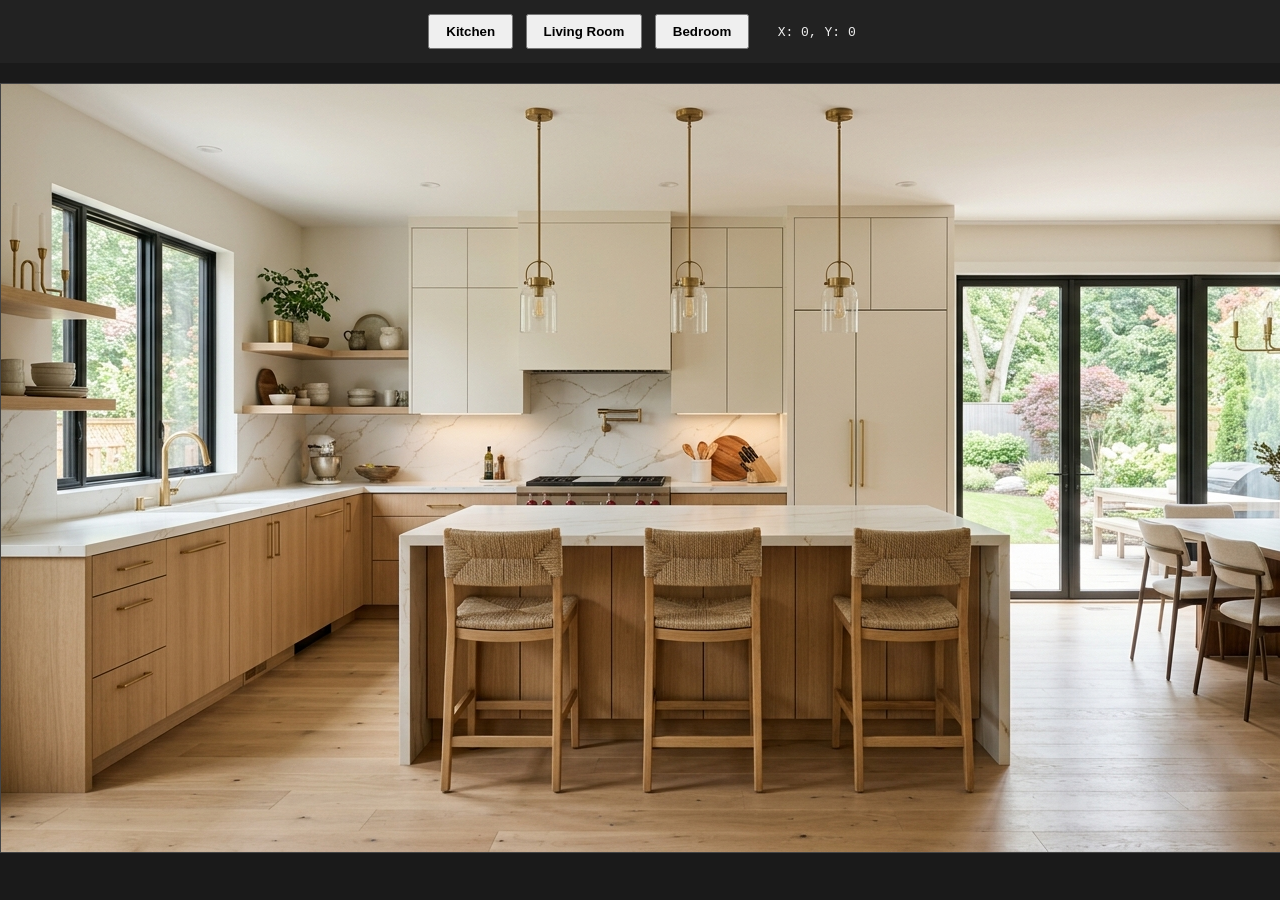
<file: scratch/inspect_coords.html>
<!DOCTYPE html>
<html>
<head>
<meta charset="utf-8">
<title>Coordinate & Mask Inspector</title>
<style>
  body { margin: 0; background: #1a1a1a; color: #eee; font-family: sans-serif; }
  #container { position: relative; width: 1376px; height: 768px; margin: 20px auto; border: 1px solid #444; }
  img#bg { position: absolute; top: 0; left: 0; width: 1376px; height: 768px; }
  canvas#overlay { position: absolute; top: 0; left: 0; width: 1376px; height: 768px; pointer-events: none; }
  #controls { text-align: center; padding: 10px; background: #222; }
  button { padding: 8px 16px; margin: 4px; font-weight: bold; cursor: pointer; }
</style>
</head>
<body>
<div id="controls">
  <button onclick="loadRoom('kitchen')">Kitchen</button>
  <button onclick="loadRoom('living')">Living Room</button>
  <button onclick="loadRoom('bedroom')">Bedroom</button>
  <span id="coords" style="margin-left: 20px; font-family: monospace;">X: 0, Y: 0</span>
</div>
<div id="container">
  <img id="bg" src="../assets/studio/kitchen-warm-neutral.jpg">
  <canvas id="overlay" width="1376" height="768"></canvas>
</div>
<script>
  const bg = document.getElementById('bg');
  const canvas = document.getElementById('overlay');
  const ctx = canvas.getContext('2d');
  const coords = document.getElementById('coords');
  const container = document.getElementById('container');

  container.addEventListener('mousemove', (e) => {
    const rect = container.getBoundingClientRect();
    const x = Math.round(e.clientX - rect.left);
    const y = Math.round(e.clientY - rect.top);
    coords.textContent = `X: ${x}, Y: ${y}`;
  });

  function loadRoom(room) {
    if (room === 'kitchen') {
      bg.src = '../assets/studio/kitchen-warm-neutral.jpg';
    } else if (room === 'living') {
      bg.src = '../assets/studio/living-warm-neutral.jpg';
    } else if (room === 'bedroom') {
      bg.src = '../assets/studio/bedroom-warm-neutral.jpg';
    }
  }
</script>
</body>
</html>
</file>
<file: styles.css>
/* ==========================================================================
   OMKARVIA INTERIORS - BLUE, BLACK, AND WHITE THEME
   Exact Specified Color Palette:
   - Deep Navy Blue:      #123451
   - Royal Blue:          #245B8F
   - Steel Blue:          #4A83B5
   - Pure White:          #FFFFFF
   - Ice White:           #F4F7FA
   - Rich Black:          #151719
   - Charcoal Grey:       #454B53
   - Light Grey Borders:  #DCE2E8
   ========================================================================== */

:root {
  /* Exact Theme Tokens */
  --navy-deep: #123451;
  --blue-royal: #245B8F;
  --blue-steel: #4A83B5;
  --white-pure: #FFFFFF;
  --white-ice: #F4F7FA;
  --black-rich: #151719;
  --grey-charcoal: #454B53;
  --border-grey: #DCE2E8;

  /* Semantic Aliases */
  --bg-primary: var(--white-pure);
  --bg-secondary: var(--white-ice);
  --text-heading: var(--black-rich);
  --text-body: var(--grey-charcoal);
  --accent-highlight: var(--navy-deep);
  --accent-interactive: var(--blue-royal);
  --accent-subtle: var(--blue-steel);
  --btn-primary: var(--navy-deep);
  --btn-hover: var(--blue-royal);

  /* Shadows */
  --shadow-sm: 0 2px 8px rgba(21, 23, 25, 0.04);
  --shadow-md: 0 8px 24px rgba(21, 23, 25, 0.07);
  --shadow-lg: 0 16px 40px rgba(18, 52, 81, 0.12);

  /* Typography */
  --serif: 'Playfair Display', Georgia, serif;
  --sans: 'DM Sans', -apple-system, BlinkMacSystemFont, 'Segoe UI', Roboto, sans-serif;

  /* Layout */
  --container-max: 1220px;
}

/* Base & Reset */
*, *::before, *::after {
  box-sizing: border-box;
}

[hidden] {
  display: none !important;
}

html {
  scroll-behavior: smooth;
  scroll-padding-top: 86px;
  -webkit-font-smoothing: antialiased;
  -moz-osx-font-smoothing: grayscale;
}

body {
  margin: 0;
  padding: 0;
  background-color: var(--white-pure);
  color: var(--grey-charcoal);
  font-family: var(--sans);
  line-height: 1.55;
  font-size: 15px;
  overflow-x: hidden;
}

body.modal-open {
  overflow: hidden;
}

img {
  max-width: 100%;
  height: auto;
  display: block;
}

a {
  color: inherit;
  text-decoration: none;
  transition: color 0.2s ease;
}

button {
  font: inherit;
  cursor: pointer;
  border: none;
  background: none;
}

button, a {
  -webkit-tap-highlight-color: transparent;
}

.sr-only {
  position: absolute;
  width: 1px;
  height: 1px;
  padding: 0;
  margin: -1px;
  overflow: hidden;
  clip: rect(0, 0, 0, 0);
  white-space: nowrap;
  border: 0;
}

.skip-link {
  position: absolute;
  left: 16px;
  top: -60px;
  z-index: 1000;
  background: var(--navy-deep);
  color: #ffffff;
  padding: 8px 16px;
  border-radius: 6px;
  font-weight: 600;
  transition: top 0.2s ease;
}

.skip-link:focus {
  top: 16px;
}

/* ==========================================================================
   BUTTONS
   ========================================================================== */
.button {
  display: inline-flex;
  align-items: center;
  justify-content: center;
  gap: 8px;
  border-radius: 999px;
  padding: 12px 24px;
  font-weight: 600;
  font-size: 14px;
  line-height: 1.2;
  transition: all 0.25s ease;
  white-space: nowrap;
}

/* Primary Button (Deep Navy -> Royal Blue Hover) */
.button-gold,
.button-primary,
.button-navy {
  color: #ffffff;
  background-color: var(--navy-deep);
  border: 1px solid var(--navy-deep);
  box-shadow: 0 3px 12px rgba(18, 52, 81, 0.2);
}

.button-gold:hover,
.button-primary:hover,
.button-navy:hover {
  background-color: var(--blue-royal);
  border-color: var(--blue-royal);
  transform: translateY(-2px);
  box-shadow: 0 6px 18px rgba(36, 91, 143, 0.3);
}

.button-outline {
  border: 1.5px solid var(--navy-deep);
  color: var(--navy-deep);
  background: var(--white-pure);
}

.button-outline:hover {
  background: var(--navy-deep);
  color: #ffffff;
  transform: translateY(-2px);
  box-shadow: var(--shadow-sm);
}

.text-link {
  display: inline-flex;
  align-items: center;
  gap: 6px;
  font-size: 14px;
  font-weight: 600;
  color: var(--navy-deep);
  border-bottom: 1.5px solid var(--blue-royal);
  padding-bottom: 2px;
  transition: all 0.2s ease;
}

.text-link:hover {
  color: var(--blue-royal);
  transform: translateX(3px);
}

/* ==========================================================================
   1. HEADER (WHITE BACKGROUND, NAVY TEXT, BLUE ACCENTS)
   ========================================================================== */
.site-header {
  position: sticky;
  top: 0;
  left: 0;
  right: 0;
  z-index: 100;
  background: rgba(255, 255, 255, 0.98);
  backdrop-filter: blur(12px);
  -webkit-backdrop-filter: blur(12px);
  border-bottom: 1px solid var(--border-grey);
  box-shadow: 0 2px 14px rgba(21, 23, 25, 0.04);
  transition: all 0.3s ease;
}

.header-container {
  max-width: var(--container-max);
  margin: 0 auto;
  height: 80px;
  padding: 0 24px;
  display: flex;
  align-items: center;
  justify-content: space-between;
  gap: 20px;
}

.site-header.scrolled {
  box-shadow: 0 4px 20px rgba(18, 52, 81, 0.08);
}

.brand {
  display: flex;
  align-items: center;
  gap: 10px;
  flex-shrink: 0;
}

.brand-emblem {
  width: 42px;
  height: 42px;
  border-radius: 8px;
  border: 1px solid var(--border-grey);
  object-fit: contain;
  background: #ffffff;
  padding: 2px;
}

.brand-text {
  display: flex;
  flex-direction: column;
  line-height: 1;
}

.brand-name {
  font-family: var(--serif);
  font-size: 22px;
  letter-spacing: 0.03em;
  font-weight: 700;
  color: var(--navy-deep);
}

.brand-name span {
  color: var(--blue-royal);
}

.brand-subtitle {
  display: flex;
  align-items: center;
  gap: 6px;
  margin-top: 3px;
  font-size: 8px;
  letter-spacing: 0.34em;
  color: var(--blue-royal);
  font-weight: 700;
}

.brand-subtitle i {
  height: 1px;
  width: 12px;
  background: var(--blue-steel);
}

.brand-tagline {
  margin-top: 3px;
  font-size: 7px;
  letter-spacing: 0.2em;
  color: var(--grey-charcoal);
  font-weight: 600;
}

.site-nav {
  display: flex;
  align-items: center;
  gap: 26px;
  margin-left: auto;
}

.nav-link {
  font-size: 13.5px;
  font-weight: 500;
  color: var(--black-rich);
  white-space: nowrap;
  position: relative;
  padding: 6px 0;
  transition: color 0.2s ease;
}

.nav-link::after {
  content: '';
  position: absolute;
  bottom: 0;
  left: 0;
  width: 0;
  height: 2px;
  background: var(--blue-royal);
  transition: width 0.2s ease;
}

.nav-link:hover, .nav-link.active {
  color: var(--navy-deep);
}

.nav-link:hover::after, .nav-link.active::after {
  width: 100%;
}

.header-actions {
  display: flex;
  align-items: center;
  gap: 14px;
}

.header-cta {
  padding: 10px 20px;
  font-size: 13px;
}

.menu-toggle {
  display: none;
  background: #ffffff;
  border: 1px solid var(--border-grey);
  border-radius: 8px;
  padding: 8px;
  flex-direction: column;
  gap: 5px;
}

.menu-bar {
  display: block;
  width: 20px;
  height: 2px;
  background: var(--black-rich);
}

/* ==========================================================================
   2 & 3. HERO SECTION (INTERACTIVE CIRCULAR ROOM-SELECTION WHEEL)
   ========================================================================== */
.hero-room-wheel {
  position: relative;
  background-color: #0B1B2B;
  min-height: auto;
  display: flex;
  flex-direction: column;
  justify-content: flex-start;
  padding: clamp(10px, 1.8vh, 18px) 0 0;
  border-bottom: 1px solid rgba(197, 160, 89, 0.35);
  overflow: hidden;
}

/* Background Crossfade Layers */
.hero-bg-layer {
  position: absolute;
  inset: 0;
  background-size: cover;
  background-position: 65% center;
  background-repeat: no-repeat;
  transition: opacity 0.5s cubic-bezier(0.4, 0, 0.2, 1);
  will-change: opacity;
}

.hero-bg-active {
  opacity: 1;
  z-index: 1;
}

.hero-bg-next {
  opacity: 0;
  z-index: 2;
  pointer-events: none;
}

.hero-bg-next.is-active {
  opacity: 1;
}

/* Hero Dark Gradient Overlay - Subtle, Preserving Crystal-Clear Visibility of Interior Photographs */
.hero-room-wheel .hero-overlay {
  position: absolute;
  inset: 0;
  z-index: 3;
  pointer-events: none;
  background: linear-gradient(
    90deg,
    rgba(8, 20, 35, 0.82) 0%,
    rgba(8, 20, 35, 0.65) 42%,
    rgba(8, 20, 35, 0.28) 72%,
    rgba(8, 20, 35, 0.42) 100%
  );
}

.hero-room-wheel .hero-container {
  position: relative;
  z-index: 4;
  max-width: var(--container-max);
  margin: 0 auto;
  width: 100%;
  padding: clamp(6px, 1.2vh, 14px) 24px;
  display: grid;
  grid-template-columns: 1.05fr 1.15fr;
  gap: clamp(20px, 3.2vw, 48px);
  align-items: center;
  flex: 1 1 auto;
}

/* Left Editorial Content with Soft Readability Scrim */
.hero-room-wheel .hero-content {
  position: relative;
  z-index: 5;
  padding: 8px 12px 8px 0;
}

.hero-editorial-title {
  font-family: var(--serif);
  font-size: clamp(36px, 4.2vw, 58px);
  line-height: 1.15;
  letter-spacing: -0.02em;
  font-weight: 700;
  color: #FFFFFF;
  margin: 0 0 16px;
  text-shadow: 0 2px 10px rgba(0, 0, 0, 0.45);
  min-height: calc(2 * 1.15em); /* Reserve exactly 2 lines so height never shifts */
  position: relative;
  display: block;
}

.typing-text-wrapper {
  display: inline;
}

.typing-line {
  display: inline;
}

.typing-cursor {
  display: inline-block;
  width: 3px;
  height: 0.85em;
  background-color: #DFC182;
  margin-left: 4px;
  vertical-align: -0.04em;
  border-radius: 1px;
  box-shadow: 0 0 8px rgba(223, 193, 130, 0.6);
  animation: typingBlink 0.85s step-end infinite;
  transition: opacity 0.15s ease;
}

.typing-cursor.is-typing {
  animation: none;
  opacity: 1;
}

@keyframes typingBlink {
  0%, 100% { opacity: 1; }
  50% { opacity: 0; }
}

@media (prefers-reduced-motion: reduce) {
  .typing-cursor {
    display: none !important;
  }
}

.gold-serif-text {
  color: #DFC182;
  font-style: italic;
  font-weight: 500;
}

.hero-room-wheel .hero-copy {
  font-size: clamp(15px, 1.12vw, 17px);
  line-height: 1.62;
  color: #DCE2E8;
  margin: 0 0 24px;
  max-width: 520px;
  text-shadow: 0 1px 4px rgba(0, 0, 0, 0.3);
}

/* Horizontally Scrollable Warranty Badges */
.hero-highlights-strip {
  display: flex;
  align-items: center;
  gap: 10px;
  flex-wrap: nowrap;
  max-width: 100%;
  overflow-x: auto;
  overflow-y: hidden;
  -webkit-overflow-scrolling: touch;
  scroll-behavior: smooth;
  scroll-snap-type: x proximity;
  padding: 4px 2px 8px;
  margin-bottom: 28px;
  scrollbar-width: none;
  -ms-overflow-style: none;
  touch-action: pan-x;
  overscroll-behavior-x: contain;
  cursor: grab;
}

.hero-highlights-strip:active {
  cursor: grabbing;
}

.hero-highlights-strip::-webkit-scrollbar {
  display: none;
  width: 0;
  height: 0;
}

.highlight-item {
  flex-shrink: 0;
  white-space: nowrap;
  display: inline-flex;
  align-items: center;
  gap: 7px;
  background: rgba(18, 52, 81, 0.85);
  border: 1px solid rgba(197, 160, 89, 0.45);
  padding: 6px 14px;
  border-radius: 999px;
  font-size: 12px;
  font-weight: 600;
  color: #FFFFFF;
  box-shadow: 0 2px 8px rgba(0, 0, 0, 0.2);
  backdrop-filter: blur(8px);
  -webkit-backdrop-filter: blur(8px);
}

.highlight-icon {
  color: #DFC182;
  font-weight: 800;
  font-size: 13px;
}

.hero-room-wheel .hero-actions {
  display: flex;
  align-items: center;
  gap: 16px;
  flex-wrap: wrap;
}

.hero-room-wheel .hero-cta-btn {
  background: linear-gradient(135deg, #DFC182 0%, #C5A059 100%);
  color: #0B1B2B;
  font-weight: 700;
  border: 1px solid #C5A059;
  padding: 13px 24px;
  border-radius: 8px;
  box-shadow: 0 6px 20px rgba(197, 160, 89, 0.32);
  transition: all 0.25s ease;
}

.hero-room-wheel .hero-cta-btn:hover {
  background: linear-gradient(135deg, #EBD29B 0%, #D4AC5F 100%);
  transform: translateY(-2px);
  box-shadow: 0 8px 24px rgba(197, 160, 89, 0.42);
}

.hero-room-wheel .hero-secondary-btn {
  display: inline-flex;
  align-items: center;
  gap: 8px;
  font-size: 14px;
  font-weight: 600;
  color: #FFFFFF;
  background: rgba(255, 255, 255, 0.12);
  border: 1.5px solid rgba(255, 255, 255, 0.35);
  border-radius: 8px;
  padding: 12px 20px;
  backdrop-filter: blur(8px);
  -webkit-backdrop-filter: blur(8px);
  transition: all 0.2s ease;
}

.hero-room-wheel .hero-secondary-btn:hover {
  background: #FFFFFF;
  color: #0B1B2B;
  border-color: #FFFFFF;
  transform: translateY(-2px);
}

/* ==========================================================================
   INTERACTIVE CIRCULAR WHEEL STAGE
   ========================================================================== */
.wheel-stage-wrapper {
  display: flex;
  flex-direction: column;
  align-items: center;
  width: 100%;
  max-width: 490px;
  margin: 0 auto;
  position: relative;
  justify-content: center;
}

.wheel-controls-header {
  display: flex;
  align-items: center;
  justify-content: flex-end;
  width: 100%;
  margin-bottom: 6px;
  padding: 0 4px;
}

.wheel-nav-arrows {
  display: flex;
  gap: 8px;
}

.wheel-arrow-btn {
  width: 32px;
  height: 32px;
  border-radius: 50%;
  background: rgba(18, 52, 81, 0.85);
  border: 1px solid rgba(197, 160, 89, 0.45);
  display: grid;
  place-items: center;
  color: #DFC182;
  cursor: pointer;
  transition: all 0.2s ease;
  box-shadow: 0 2px 6px rgba(0, 0, 0, 0.2);
  backdrop-filter: blur(6px);
  -webkit-backdrop-filter: blur(6px);
}

.wheel-arrow-btn:hover {
  background: #DFC182;
  color: #0B1B2B;
  border-color: #DFC182;
  transform: scale(1.08);
}

/* Circular Wheel Container */
.wheel-container {
  position: relative;
  width: 100%;
  max-width: 465px;
  aspect-ratio: 1;
  margin: 0 auto;
  outline: none;
  border-radius: 50%;
  filter: drop-shadow(0 16px 36px rgba(11, 27, 43, 0.30));
}

.wheel-svg {
  width: 100%;
  height: 100%;
  overflow: visible;
  display: block;
}

/* Wheel Segments */
.wheel-segment {
  cursor: pointer;
  outline: none;
  transition: transform 0.25s cubic-bezier(0.16, 1, 0.3, 1);
}

.wheel-segment:focus-visible .wheel-seg-path {
  stroke: #0B1B2B;
  stroke-width: 3px;
}

.wheel-seg-path {
  fill: #FFFDF9;
  stroke: rgba(197, 160, 89, 0.5);
  stroke-width: 1.2;
  transition: fill 0.32s cubic-bezier(0.4, 0, 0.2, 1), stroke 0.32s ease, filter 0.32s ease;
}

.wheel-segment:hover .wheel-seg-path {
  fill: #FAF3E6;
  stroke: #C5A059;
}

/* Active Highlighted Segment in Gold */
.wheel-segment.active .wheel-seg-path {
  fill: #C5A059;
  stroke: #B38E46;
  stroke-width: 2.2;
  filter: drop-shadow(0 0 12px rgba(197, 160, 89, 0.7));
}

.wheel-seg-icon {
  fill: none;
  stroke: #0B1B2B;
  stroke-width: 1.8;
  stroke-linecap: round;
  stroke-linejoin: round;
  pointer-events: none;
  transition: stroke 0.2s ease, transform 0.2s ease;
}

.wheel-seg-label {
  font-family: var(--sans);
  font-size: 10.5px;
  font-weight: 600;
  fill: #0B1B2B;
  text-anchor: middle;
  pointer-events: none;
  transition: fill 0.2s ease, font-weight 0.2s ease;
}

.wheel-segment.active .wheel-seg-icon {
  stroke: #0B1B2B;
  stroke-width: 2.2;
}

.wheel-segment.active .wheel-seg-label {
  fill: #0B1B2B;
  font-weight: 800;
}

/* Center Dark Navy Hub */
.wheel-center-hub {
  position: absolute;
  top: 50%;
  left: 50%;
  transform: translate(-50%, -50%);
  width: 52%;
  height: 52%;
  border-radius: 50%;
  background: #0B1B2B;
  border: 2px solid #C5A059;
  box-shadow: 0 0 0 4px rgba(197, 160, 89, 0.25), 0 16px 36px rgba(11, 27, 43, 0.45);
  display: flex;
  align-items: center;
  justify-content: center;
  text-align: center;
  color: #ffffff;
  padding: clamp(8px, 2.2vw, 16px);
  z-index: 5;
  pointer-events: auto;
  transition: all 0.3s ease;
}

.hub-inner {
  display: flex;
  flex-direction: column;
  align-items: center;
  justify-content: center;
  width: 100%;
  transition: opacity 0.22s ease, transform 0.22s ease;
}

.hub-inner.hub-updating {
  opacity: 0.2;
  transform: scale(0.95);
}

.hub-tag {
  font-size: clamp(8px, 1.2vw, 9px);
  letter-spacing: 0.16em;
  font-weight: 700;
  color: #DFC182;
  text-transform: uppercase;
  margin-bottom: clamp(2px, 0.8vw, 5px);
}

.hub-icon-box {
  width: clamp(28px, 4.5vw, 40px);
  height: clamp(28px, 4.5vw, 40px);
  border-radius: 50%;
  background: rgba(197, 160, 89, 0.15);
  border: 1px solid rgba(197, 160, 89, 0.4);
  display: grid;
  place-items: center;
  color: #DFC182;
  margin-bottom: clamp(3px, 0.8vw, 6px);
  transition: transform 0.25s ease;
}

.hub-icon-box svg {
  width: clamp(16px, 2.5vw, 22px);
  height: clamp(16px, 2.5vw, 22px);
}

.hub-room-name {
  font-family: var(--serif);
  font-size: clamp(14px, 2.6vw, 20px);
  font-weight: 700;
  color: #ffffff;
  margin: 0 0 clamp(2px, 0.6vw, 4px);
  line-height: 1.15;
  transition: opacity 0.2s ease;
}

.hub-room-desc {
  font-size: clamp(9px, 1.35vw, 11px);
  line-height: 1.35;
  color: rgba(255, 255, 255, 0.78);
  margin: 0 0 clamp(5px, 1.2vw, 10px);
  max-width: 195px;
  display: -webkit-box;
  -webkit-line-clamp: 2;
  -webkit-box-orient: vertical;
  overflow: hidden;
  transition: opacity 0.2s ease;
}

.hub-action-btn {
  display: inline-flex;
  align-items: center;
  gap: 5px;
  background: linear-gradient(135deg, #DFC182 0%, #C5A059 100%);
  color: #0B1B2B;
  font-size: clamp(9.5px, 1.3vw, 11.5px);
  font-weight: 700;
  padding: clamp(4px, 0.8vw, 6px) clamp(10px, 1.8vw, 15px);
  border-radius: 999px;
  border: none;
  cursor: pointer;
  transition: all 0.22s ease;
  box-shadow: 0 2px 8px rgba(197, 160, 89, 0.25);
}

.hub-action-btn:hover {
  transform: scale(1.06);
  box-shadow: 0 4px 14px rgba(197, 160, 89, 0.45);
}

/* ==========================================================================
   SYNCHRONIZED ROOM THUMBNAIL STRIP
   ========================================================================== */
.room-thumbnail-strip {
  position: relative;
  z-index: 4;
  width: 100%;
  background: rgba(250, 248, 245, 0.90);
  backdrop-filter: blur(14px);
  -webkit-backdrop-filter: blur(14px);
  border-top: 1px solid rgba(197, 160, 89, 0.35);
  padding: 8px 0 10px;
  margin-top: clamp(10px, 1.6vh, 20px);
}

.thumb-strip-container {
  max-width: var(--container-max);
  margin: 0 auto;
  padding: 0 24px;
}

.thumb-strip-header {
  display: flex;
  align-items: center;
  justify-content: space-between;
  margin-bottom: 10px;
}

.thumb-strip-label {
  font-size: 10px;
  letter-spacing: 0.16em;
  font-weight: 700;
  color: #627282;
  text-transform: uppercase;
}

.thumb-all-rooms-btn {
  background: none;
  border: none;
  font-size: 11.5px;
  font-weight: 600;
  color: #0B1B2B;
  display: inline-flex;
  align-items: center;
  gap: 5px;
  cursor: pointer;
  transition: color 0.2s;
  padding: 3px 6px;
}

.thumb-all-rooms-btn:hover {
  color: #C5A059;
}

.thumb-strip-scroll {
  display: flex;
  gap: 10px;
  overflow-x: auto;
  scrollbar-width: thin;
  scrollbar-color: rgba(197, 160, 89, 0.4) transparent;
  padding-bottom: 6px;
  scroll-behavior: smooth;
  transition: all 0.3s ease;
}

.room-thumbnail-strip.expanded .thumb-strip-scroll {
  flex-wrap: wrap;
  overflow: visible;
  gap: 10px;
  justify-content: center;
}

.thumb-strip-scroll::-webkit-scrollbar {
  height: 4px;
}

.thumb-strip-scroll::-webkit-scrollbar-thumb {
  background: rgba(197, 160, 89, 0.4);
  border-radius: 999px;
}

.thumb-card {
  flex: 0 0 auto;
  display: flex;
  align-items: center;
  gap: 8px;
  background: #FFFDF9;
  border: 1px solid rgba(197, 160, 89, 0.3);
  border-radius: 8px;
  padding: 5px 12px 5px 6px;
  cursor: pointer;
  transition: all 0.22s ease;
  text-align: left;
}

.thumb-card img {
  width: 44px;
  height: 34px;
  border-radius: 5px;
  object-fit: cover;
  flex-shrink: 0;
}

.thumb-card .thumb-name {
  font-size: 11.5px;
  font-weight: 600;
  color: #0B1B2B;
  white-space: nowrap;
}

.thumb-card:hover {
  background: #ffffff;
  border-color: #C5A059;
  transform: translateY(-2px);
}

.thumb-card.active {
  background: #ffffff;
  border: 1.8px solid #C5A059;
  box-shadow: 0 4px 14px rgba(197, 160, 89, 0.28);
}

.thumb-card.active .thumb-name {
  color: #0B1B2B;
  font-weight: 700;
}


/* ==========================================================================
   6. FORMS (WHITE BG, LIGHT GREY BORDERS, NAVY SUBMIT BUTTON)
   ========================================================================== */
.quote-card {
  background: var(--white-pure);
  border: 1px solid var(--border-grey);
  border-radius: 14px;
  padding: 22px 20px 20px;
  box-shadow: var(--shadow-md);
}

.card-pill {
  display: inline-block;
  background: var(--white-ice);
  border: 1px solid var(--border-grey);
  color: var(--blue-royal);
  font-size: 9px;
  letter-spacing: 0.14em;
  font-weight: 700;
  padding: 3px 10px;
  border-radius: 999px;
  margin-bottom: 6px;
}

.quote-card h2 {
  font-family: var(--serif);
  font-size: 22px;
  color: var(--black-rich);
  margin: 0 0 4px;
  line-height: 1.2;
}

.quote-subtitle {
  font-size: 12px;
  color: var(--grey-charcoal);
  margin: 0 0 14px;
}

.quote-form {
  display: grid;
  gap: 10px;
}

.form-group {
  position: relative;
}

.quote-form label {
  display: block;
  font-size: 11.5px;
  font-weight: 600;
  color: var(--black-rich);
  margin-bottom: 3px;
  line-height: 1.2;
}

.quote-form .req {
  color: #c53030;
  margin-left: 2px;
}

.quote-form .field-error {
  font-size: 11px;
  color: #c53030;
  margin-top: 3px;
  display: block;
  line-height: 1.3;
}

.input-wrap {
  position: relative;
  display: flex;
  align-items: center;
}

.input-icon {
  position: absolute;
  left: 12px;
  color: var(--blue-steel);
  pointer-events: none;
}

.quote-form input,
.quote-form select {
  width: 100%;
  background: var(--white-pure);
  border: 1px solid var(--border-grey);
  color: var(--black-rich);
  border-radius: 8px;
  padding: 9.5px 12px 9.5px 36px;
  font-size: 13px;
  outline: none;
  transition: border-color 0.2s ease, box-shadow 0.2s ease;
}

.quote-form input:focus,
.quote-form select:focus {
  border-color: var(--blue-royal);
  box-shadow: 0 0 0 3px rgba(36, 91, 143, 0.15);
}

.input-wrap.has-error input,
.input-wrap.has-error select {
  border-color: #c53030 !important;
  box-shadow: 0 0 0 3px rgba(197, 48, 48, 0.14) !important;
}

.quote-form input::placeholder {
  color: #7b848f;
}

.select-wrap select {
  appearance: none;
  -webkit-appearance: none;
  cursor: pointer;
}

.select-wrap::after {
  content: '▾';
  position: absolute;
  right: 12px;
  color: var(--grey-charcoal);
  pointer-events: none;
  font-size: 13px;
}

.form-submit {
  border-radius: 8px;
  padding: 12px;
  width: 100%;
  font-size: 13.5px;
  font-weight: 600;
  margin-top: 2px;
}

.form-privacy {
  font-size: 11px;
  color: var(--grey-charcoal);
  margin: 0;
  text-align: center;
}

/* ==========================================================================
   7 & 8. TRUST STRIP (DEEP NAVY BLUE WITH GOLD ACCENTS)
   ========================================================================== */
.trust-strip {
  background: #091727;
  border-top: 1px solid rgba(255, 255, 255, 0.08);
  border-bottom: 1px solid rgba(255, 255, 255, 0.08);
  padding: 20px 0;
  color: #ffffff;
}

.trust-container {
  max-width: var(--container-max);
  margin: 0 auto;
  padding: 0 24px;
  display: grid;
  grid-template-columns: repeat(4, minmax(0, 1fr));
  gap: 20px;
}

.trust-item {
  display: flex;
  align-items: center;
  gap: 12px;
}

.trust-icon {
  width: 42px;
  height: 42px;
  border-radius: 10px;
  background: rgba(255, 255, 255, 0.06);
  border: 1px solid rgba(255, 255, 255, 0.12);
  display: grid;
  place-items: center;
  color: #dfb55d;
  flex: 0 0 auto;
}

.trust-item h3 {
  font-size: 11.5px;
  letter-spacing: 0.08em;
  color: #ffffff;
  margin: 0 0 2px;
  font-weight: 700;
}

.trust-item p {
  font-size: 11px;
  color: rgba(255, 255, 255, 0.72);
  margin: 0;
  line-height: 1.35;
}

/* ==========================================================================
   SECTION STANDARDS (ALTERNATING WHITE & ICE WHITE)
   ========================================================================== */
.section {
  padding: 72px 0;
}

.section-container {
  max-width: var(--container-max);
  margin: 0 auto;
  padding: 0 24px;
}

.section-heading {
  max-width: 680px;
  margin: 0 auto 42px;
  text-align: center;
}

.section-eyebrow {
  font-size: 11px;
  letter-spacing: 0.16em;
  font-weight: 700;
  color: var(--blue-royal);
  margin: 0 0 8px;
  text-transform: uppercase;
}

.section-heading h2,
.section-title-row h2 {
  font-family: var(--serif);
  font-size: clamp(28px, 3.4vw, 40px);
  line-height: 1.2;
  letter-spacing: -0.02em;
  color: var(--black-rich);
  margin: 0 0 10px;
}

.gold-text-accent {
  color: var(--navy-deep);
  font-style: italic;
}

.section-lead {
  font-size: 14.5px;
  color: var(--grey-charcoal);
  margin: 0;
  line-height: 1.6;
}

.section-title-row {
  display: flex;
  align-items: flex-end;
  justify-content: space-between;
  gap: 20px;
  margin-bottom: 36px;
}

/* ==========================================================================
   WHY US (WHITE SECTION) & STATS MARQUEE CAROUSEL
   ========================================================================== */
.why-section {
  background: var(--white-pure);
  position: relative;
  overflow: hidden;
}

/* Stats Carousel Container - White background, clean spacing, zero overflow */
.stats-carousel-wrapper {
  position: relative;
  width: 100%;
  max-width: 100%;
  margin: 8px 0 52px;
  overflow: hidden;
  padding: 12px 0 16px;
  /* Premium edge feathering */
  mask-image: linear-gradient(90deg, transparent 0%, #000 6%, #000 94%, transparent 100%);
  -webkit-mask-image: linear-gradient(90deg, transparent 0%, #000 6%, #000 94%, transparent 100%);
}

.stats-carousel-track {
  display: flex;
  width: max-content;
  will-change: transform;
  animation: statsMarquee 32s linear infinite;
}

/* Pause on hover and keyboard/touch focus */
.stats-carousel-wrapper:hover .stats-carousel-track,
.stats-carousel-wrapper:focus-within .stats-carousel-track {
  animation-play-state: paused;
}

.stats-carousel-group {
  display: flex;
  align-items: center;
  gap: 68px;
  padding-right: 68px;
}

/* Stat Item Presentation */
.stat-item {
  display: flex;
  flex-direction: column;
  align-items: center;
  text-align: center;
  min-width: 165px;
  cursor: default;
  transition: transform 0.25s cubic-bezier(0.2, 0, 0, 1);
  user-select: none;
}

.stat-item:hover {
  transform: translateY(-4px);
}

.stat-illustration {
  width: 78px;
  height: 78px;
  margin-bottom: 14px;
  display: block;
  transition: transform 0.25s cubic-bezier(0.2, 0, 0, 1), filter 0.25s ease;
  filter: drop-shadow(0 2px 4px rgba(18, 52, 81, 0.06));
}

.stat-item:hover .stat-illustration {
  transform: scale(1.06);
  filter: drop-shadow(0 6px 12px rgba(18, 52, 81, 0.12));
}

.stat-label {
  font-family: var(--sans);
  font-size: 15px;
  font-weight: 600;
  color: var(--black-rich);
  letter-spacing: -0.01em;
  white-space: nowrap;
  line-height: 1.3;
}

/* Infinite right-to-left marquee keyframes */
@keyframes statsMarquee {
  0% {
    transform: translateX(0);
  }
  100% {
    transform: translateX(-50%);
  }
}

/* Respect user's reduced motion */
@media (prefers-reduced-motion: reduce) {
  .stats-carousel-wrapper {
    mask-image: none;
    -webkit-mask-image: none;
    overflow-x: auto;
  }
  .stats-carousel-track {
    animation: none;
    overflow-x: auto;
    width: 100%;
    justify-content: center;
    flex-wrap: wrap;
    gap: 32px;
  }
  .stats-carousel-group {
    padding-right: 0;
    flex-wrap: wrap;
    justify-content: center;
  }
  .stats-carousel-group[aria-hidden="true"] {
    display: none;
  }
}

/* Responsive tuning */
@media (max-width: 992px) {
  .stats-carousel-wrapper {
    margin: 4px 0 44px;
  }
  .stats-carousel-group {
    gap: 52px;
    padding-right: 52px;
  }
  .stat-illustration {
    width: 72px;
    height: 72px;
  }
  .stat-label {
    font-size: 14px;
  }
}

@media (max-width: 768px) {
  .stats-carousel-wrapper {
    margin: 0 0 36px;
    padding: 8px 0;
  }
  .stats-carousel-group {
    gap: 40px;
    padding-right: 40px;
  }
  .stat-item {
    min-width: 135px;
  }
  .stat-illustration {
    width: 66px;
    height: 66px;
    margin-bottom: 10px;
  }
  .stat-label {
    font-size: 13.5px;
  }
}

.approach-grid {
  display: grid;
  grid-template-columns: repeat(4, minmax(0, 1fr));
  gap: 20px;
}

.approach-card {
  background: var(--white-ice);
  border: 1px solid var(--border-grey);
  border-radius: 12px;
  padding: 24px 20px;
  box-shadow: var(--shadow-sm);
  display: flex;
  flex-direction: column;
  transition: transform 0.25s ease, border-color 0.25s ease;
}

.approach-card:hover {
  transform: translateY(-4px);
  border-color: var(--blue-royal);
  box-shadow: var(--shadow-md);
}

.approach-number {
  font-size: 11px;
  font-weight: 700;
  letter-spacing: 0.14em;
  color: var(--blue-royal);
}

.approach-icon-wrap {
  margin: 16px 0 12px;
  width: 44px;
  height: 44px;
  border-radius: 8px;
  background: var(--white-pure);
  border: 1px solid var(--border-grey);
  display: grid;
  place-items: center;
  color: var(--navy-deep);
}

.approach-card h3 {
  font-family: var(--serif);
  font-size: 18px;
  color: var(--black-rich);
  margin: 0 0 8px;
}

.approach-card p {
  font-size: 13px;
  color: var(--grey-charcoal);
  line-height: 1.6;
  margin: 0;
}

/* ==========================================================================
   FLEXIBLE EMI (ICE WHITE SECTION)
   ========================================================================== */
.emi-section {
  background: var(--white-ice);
  border-top: 1px solid var(--border-grey);
  border-bottom: 1px solid var(--border-grey);
}

.emi-grid {
  display: grid;
  grid-template-columns: 1fr 1.15fr;
  gap: clamp(32px, 5vw, 64px);
  align-items: center;
}

.emi-copy h2 {
  font-family: var(--serif);
  font-size: clamp(30px, 3.5vw, 44px);
  line-height: 1.15;
  color: var(--black-rich);
  margin: 10px 0 14px;
}

.emi-copy p {
  font-size: 15px;
  color: var(--grey-charcoal);
  line-height: 1.6;
  margin: 0 0 24px;
  max-width: 460px;
}

.emi-note {
  font-size: 11px !important;
  color: var(--grey-charcoal) !important;
  margin-top: 14px !important;
}

.emi-steps {
  display: grid;
  gap: 12px;
}

.emi-step-card {
  display: flex;
  gap: 16px;
  align-items: flex-start;
  padding: 16px 18px;
  border-radius: 10px;
  background: var(--white-pure);
  border: 1px solid var(--border-grey);
  box-shadow: var(--shadow-sm);
  transition: transform 0.2s ease, border-color 0.2s ease;
}

.emi-step-card:hover {
  transform: translateX(4px);
  border-color: var(--blue-royal);
}

.step-num {
  width: 36px;
  height: 36px;
  border-radius: 50%;
  display: grid;
  place-items: center;
  border: 1.5px solid var(--blue-royal);
  background: var(--white-ice);
  color: var(--navy-deep);
  font-weight: 700;
  font-size: 12.5px;
  flex: 0 0 auto;
}

.emi-step-card h3 {
  font-family: var(--serif);
  font-size: 16px;
  color: var(--black-rich);
  margin: 0 0 3px;
}

.emi-step-card p {
  font-size: 12.5px;
  color: var(--grey-charcoal);
  margin: 0;
  line-height: 1.5;
}

/* ==========================================================================
   SERVICES (WHITE SECTION)
   ========================================================================== */
.services-section {
  background: var(--white-pure);
}

.services-grid {
  display: grid;
  grid-template-columns: repeat(3, minmax(0, 1fr));
  gap: 22px;
}

.service-card {
  background: var(--white-pure);
  border: 1px solid var(--border-grey);
  border-radius: 12px;
  overflow: hidden;
  box-shadow: var(--shadow-sm);
  display: flex;
  flex-direction: column;
  transition: transform 0.3s ease, box-shadow 0.3s ease, border-color 0.3s ease;
  cursor: pointer;
}

.service-card:hover {
  transform: translateY(-5px);
  box-shadow: var(--shadow-md);
  border-color: var(--blue-royal);
}

.service-img-wrap {
  position: relative;
  width: 100%;
  height: 200px;
  overflow: hidden;
  background: var(--white-ice);
}

.service-img-wrap img {
  width: 100%;
  height: 100%;
  object-fit: cover;
  transition: transform 0.5s ease;
}

.service-card:hover .service-img-wrap img {
  transform: scale(1.05);
}

.service-badge {
  position: absolute;
  top: 10px;
  left: 10px;
  background: rgba(255, 255, 255, 0.96);
  backdrop-filter: blur(6px);
  color: var(--navy-deep);
  border: 1px solid var(--border-grey);
  font-size: 9.5px;
  font-weight: 700;
  letter-spacing: 0.1em;
  padding: 3px 8px;
  border-radius: 4px;
}

.service-card-body {
  padding: 16px 16px 14px;
  display: flex;
  flex-direction: column;
  flex: 1;
}

.service-card-body h3 {
  font-family: var(--serif);
  font-size: 18px;
  color: var(--black-rich);
  margin: 0 0 6px;
}

.service-card-body p {
  font-size: 12.5px;
  color: var(--grey-charcoal);
  line-height: 1.5;
  margin: 0 0 14px;
  flex: 1;
}

.service-cta {
  display: inline-flex;
  align-items: center;
  justify-content: space-between;
  width: 100%;
  font-size: 12px;
  font-weight: 600;
  color: var(--blue-royal);
  border-top: 1px solid var(--border-grey);
  padding-top: 10px;
  transition: color 0.2s ease;
}

.service-card:hover .service-cta {
  color: var(--navy-deep);
}

.compact-card {
  padding: 20px 16px;
  background: var(--white-ice);
  border-style: dashed;
}

.compact-card-body {
  display: flex;
  flex-direction: column;
  height: 100%;
}

.service-num-pill {
  font-size: 10px;
  letter-spacing: 0.12em;
  font-weight: 700;
  color: var(--blue-royal);
  margin-bottom: 6px;
}

.compact-card h3 {
  font-family: var(--serif);
  font-size: 17px;
  color: var(--black-rich);
  margin: 0 0 6px;
}

.compact-card p {
  font-size: 12.5px;
  color: var(--grey-charcoal);
  line-height: 1.5;
  margin: 0 0 14px;
  flex: 1;
}

/* ==========================================================================
   PROCESS (ICE WHITE SECTION)
   ========================================================================== */
.process-section {
  background: var(--white-ice);
  border-top: 1px solid var(--border-grey);
  border-bottom: 1px solid var(--border-grey);
}

.process-grid {
  display: grid;
  grid-template-columns: repeat(5, minmax(0, 1fr));
  gap: 16px;
}

.process-card {
  background: var(--white-pure);
  border: 1px solid var(--border-grey);
  border-radius: 10px;
  padding: 20px 16px;
  box-shadow: var(--shadow-sm);
  display: flex;
  flex-direction: column;
  transition: transform 0.2s ease;
}

.process-card:hover {
  transform: translateY(-3px);
  border-color: var(--blue-royal);
}

.process-step {
  font-size: 12px;
  font-weight: 700;
  color: var(--blue-royal);
  margin-bottom: 8px;
}

.process-card h3 {
  font-family: var(--serif);
  font-size: 16px;
  color: var(--black-rich);
  margin: 0 0 6px;
}

.process-card p {
  font-size: 12px;
  color: var(--grey-charcoal);
  line-height: 1.5;
  margin: 0;
}

/* ==========================================================================
   COLLECTIONS (WHITE SECTION)
   ========================================================================== */
.collections-section {
  background: var(--white-pure);
}

.collections-lead {
  font-size: 14px;
  color: var(--grey-charcoal);
  margin: 0;
}

.collection-grid {
  display: grid;
  grid-template-columns: repeat(4, minmax(0, 1fr));
  gap: 18px;
}

.collection-card {
  background: var(--white-ice);
  border: 1px solid var(--border-grey);
  border-radius: 12px;
  padding: 24px 20px;
  display: flex;
  flex-direction: column;
  transition: transform 0.25s ease, border-color 0.25s ease;
}

.collection-card:hover {
  transform: translateY(-4px);
  border-color: var(--blue-royal);
  background: var(--white-pure);
  box-shadow: var(--shadow-md);
}

.collection-tier {
  font-size: 10px;
  font-weight: 700;
  letter-spacing: 0.12em;
  color: var(--blue-royal);
}

.collection-card h3 {
  font-family: var(--serif);
  font-size: 20px;
  color: var(--black-rich);
  margin: 12px 0 8px;
}

.collection-card p {
  font-size: 12.5px;
  color: var(--grey-charcoal);
  line-height: 1.55;
  margin: 0 0 18px;
  flex: 1;
}

.collection-link {
  font-size: 12px;
  font-weight: 700;
  color: var(--blue-royal);
  margin-top: auto;
  border-bottom: 1.5px solid var(--blue-steel);
  padding-bottom: 2px;
  width: max-content;
}

.collection-link:hover {
  color: var(--navy-deep);
}

/* ==========================================================================
   OUR EXPERIENCE SECTION (SCREENSHOT 1)
   ========================================================================== */

.experience-section {
  background-color: #FAF8F5;
  padding: 85px 0 75px;
  position: relative;
  border-top: 1px solid rgba(197, 155, 75, 0.18);
  border-bottom: 1px solid rgba(18, 52, 81, 0.08);
}

.experience-header {
  text-align: center;
  max-width: 720px;
  margin: 0 auto 46px;
}

.gold-accent-eyebrow {
  display: inline-flex;
  align-items: center;
  justify-content: center;
  gap: 16px;
  margin-bottom: 14px;
}

.gold-accent-eyebrow .eyebrow-line {
  display: inline-block;
  width: 52px;
  height: 1.5px;
  background: linear-gradient(90deg, rgba(197, 155, 75, 0.15) 0%, #C59B4B 50%, rgba(197, 155, 75, 0.15) 100%);
}

.gold-accent-eyebrow .eyebrow-text {
  font-family: var(--sans);
  font-size: 13px;
  font-weight: 700;
  letter-spacing: 0.24em;
  color: #123451;
  text-transform: uppercase;
}

.experience-title {
  font-family: var(--serif);
  font-size: clamp(34px, 4.2vw, 48px);
  font-weight: 500;
  color: #123451;
  line-height: 1.15;
  margin: 0 0 14px;
  letter-spacing: -0.01em;
}

.experience-lead {
  font-family: var(--sans);
  font-size: clamp(15px, 1.15vw, 17px);
  color: #556877;
  line-height: 1.5;
  margin: 0;
  font-weight: 400;
}

.experience-grid-wrapper {
  max-width: 1060px;
  margin: 0 auto;
}

.experience-grid {
  display: flex;
  flex-wrap: wrap;
  justify-content: center;
  align-items: center;
  gap: 22px 32px;
}

.experience-logo-card {
  background: #FFFFFF;
  border: 1px solid rgba(18, 52, 81, 0.08);
  border-radius: 12px;
  padding: 16px 26px;
  min-width: 165px;
  height: 84px;
  display: flex;
  align-items: center;
  justify-content: center;
  box-shadow: 0 3px 12px rgba(18, 52, 81, 0.03);
  transition: all 0.28s cubic-bezier(0.2, 0.8, 0.2, 1);
  cursor: default;
  outline: none;
  user-select: none;
}

.experience-logo-card:hover,
.experience-logo-card:focus-visible {
  transform: translateY(-4px);
  border-color: #C59B4B;
  box-shadow: 0 10px 24px rgba(18, 52, 81, 0.08), 0 0 0 1px #C59B4B;
}

.experience-logo-card:active,
.experience-logo-card.touch-active {
  transform: scale(0.96);
  border-color: #C59B4B;
  box-shadow: 0 4px 12px rgba(197, 155, 75, 0.3);
}

.experience-logo-card img {
  max-width: 100%;
  max-height: 48px;
  width: auto;
  height: auto;
  object-fit: contain;
  image-rendering: -webkit-optimize-contrast;
  image-rendering: high-quality;
  transform: translateZ(0);
  backface-visibility: hidden;
  transition: transform 0.28s ease;
}

.experience-logo-card:hover img {
  transform: scale(1.03);
}

/* ==========================================================================
   OUR TRUSTED MATERIAL BRANDS SECTION (SCREENSHOT 2)
   ========================================================================== */

.trusted-brands-section {
  background: linear-gradient(180deg, #FAF8F5 0%, #F4EFE6 100%);
  padding: 95px 0 90px;
  position: relative;
  overflow: hidden;
  border-bottom: 1px solid rgba(197, 155, 75, 0.2);
}

.brands-header {
  text-align: center;
  max-width: 820px;
  margin: 0 auto 46px;
}

.brands-emblem-badge {
  display: flex;
  flex-direction: column;
  align-items: center;
  gap: 6px;
  margin-bottom: 16px;
}

.brands-emblem-text {
  font-family: var(--sans);
  font-size: 13px;
  font-weight: 700;
  letter-spacing: 0.28em;
  color: #123451;
  text-transform: uppercase;
}

.brands-emblem-text span {
  font-weight: 400;
  color: #C59B4B;
}

.brands-title {
  font-family: var(--serif);
  font-size: clamp(34px, 4.2vw, 50px);
  font-weight: 500;
  color: #123451;
  line-height: 1.15;
  margin: 0 0 14px;
  letter-spacing: -0.01em;
}

.brands-category-pills {
  display: flex;
  flex-wrap: wrap;
  align-items: center;
  justify-content: center;
  gap: 8px 10px;
  margin-top: 10px;
}

.brand-cat-item {
  font-family: var(--sans);
  font-size: 14.5px;
  font-weight: 500;
  color: #556877;
  letter-spacing: 0.02em;
}

.brand-cat-dot {
  color: #C59B4B;
  font-size: 14px;
  line-height: 1;
}

.brands-showcase-container {
  max-width: 1080px;
  margin: 0 auto;
  position: relative;
}

.brands-main-grid {
  display: grid;
  grid-template-columns: repeat(6, 1fr);
  gap: 14px;
  margin-bottom: 34px;
}

.brand-card {
  background: #FFFFFF;
  border: 1px solid rgba(18, 52, 81, 0.08);
  border-radius: 12px;
  padding: 12px 14px;
  height: 74px;
  display: flex;
  align-items: center;
  justify-content: center;
  box-shadow: 0 3px 10px rgba(18, 52, 81, 0.03);
  transition: all 0.28s cubic-bezier(0.2, 0.8, 0.2, 1);
  cursor: default;
  outline: none;
  position: relative;
  user-select: none;
}

.brand-card-inner {
  width: 100%;
  height: 100%;
  display: flex;
  align-items: center;
  justify-content: center;
}

.brand-card img {
  max-width: 86%;
  max-height: 44px;
  width: auto;
  height: auto;
  object-fit: contain;
  image-rendering: -webkit-optimize-contrast;
  image-rendering: high-quality;
  transform: translateZ(0);
  backface-visibility: hidden;
  transition: transform 0.28s cubic-bezier(0.2, 0.8, 0.2, 1);
}

.brand-card:hover,
.brand-card:focus-visible {
  transform: translateY(-4px);
  border-color: #C59B4B;
  box-shadow: 0 10px 24px rgba(18, 52, 81, 0.08), 0 0 0 1px #C59B4B;
}

.brand-card:hover img,
.brand-card:focus-visible img {
  transform: scale(1.04);
}

.brand-card:active,
.brand-card.touch-active {
  transform: scale(0.96);
  border-color: #C59B4B;
  box-shadow: 0 4px 12px rgba(197, 155, 75, 0.35);
}

/* Edge Banding Divider & Row */
.edge-banding-divider {
  display: flex;
  align-items: center;
  justify-content: center;
  gap: 18px;
  margin: 30px auto 22px;
  max-width: 600px;
}

.edge-banding-divider .eb-line {
  flex: 1;
  height: 1.5px;
  background: linear-gradient(90deg, rgba(197, 155, 75, 0.15) 0%, #C59B4B 50%, rgba(197, 155, 75, 0.15) 100%);
}

.edge-banding-divider .eb-title {
  font-family: var(--sans);
  font-size: 13px;
  font-weight: 700;
  letter-spacing: 0.2em;
  color: #123451;
  text-transform: uppercase;
  white-space: nowrap;
}

.edge-banding-grid {
  display: flex;
  justify-content: center;
  gap: 16px;
  max-width: 760px;
  margin: 0 auto;
}

.brand-card-eb {
  flex: 1;
  max-width: 220px;
  height: 74px;
}

.brand-card-eb img {
  max-width: 82%;
  max-height: 42px;
  width: auto;
  height: auto;
  object-fit: contain;
  image-rendering: -webkit-optimize-contrast;
  image-rendering: high-quality;
  transform: translateZ(0);
  backface-visibility: hidden;
}

.brands-mobile-hint {
  display: none;
  align-items: center;
  justify-content: center;
  gap: 8px;
  font-size: 12px;
  font-weight: 600;
  color: #8C7B65;
  letter-spacing: 0.04em;
  margin-top: 14px;
  text-transform: uppercase;
}

.brands-mobile-hint .hint-arrow {
  color: #C59B4B;
  font-size: 14px;
}

/* Responsive Rules for Experience & Brands */
@media (max-width: 1024px) {
  .brands-main-grid {
    grid-template-columns: repeat(4, 1fr);
    gap: 12px;
  }
}

@media (max-width: 768px) {
  .experience-section {
    padding: 60px 0 50px;
  }

  .trusted-brands-section {
    padding: 64px 0 60px;
  }

  .experience-header,
  .brands-header {
    margin-bottom: 30px;
  }

  .experience-grid {
    gap: 12px;
  }

  .experience-logo-card {
    flex: 0 0 calc(50% - 10px);
    min-width: 130px;
    height: 74px;
    padding: 10px 14px;
  }

  /* Horizontal swipe track for mobile brands */
  .brands-showcase-container {
    overflow: visible;
  }

  .brands-main-grid {
    display: grid;
    grid-template-rows: repeat(4, 68px);
    grid-auto-flow: column;
    grid-auto-columns: minmax(136px, 148px);
    gap: 10px;
    overflow-x: auto;
    overflow-y: hidden;
    scroll-snap-type: x mandatory;
    -webkit-overflow-scrolling: touch;
    padding: 6px 16px 14px;
    margin: 0 -16px 20px;
    scrollbar-width: thin;
    scrollbar-color: rgba(197, 155, 75, 0.4) transparent;
  }

  .brands-main-grid::-webkit-scrollbar {
    height: 4px;
  }

  .brands-main-grid::-webkit-scrollbar-thumb {
    background: rgba(197, 155, 75, 0.4);
    border-radius: 4px;
  }

  .brands-main-grid .brand-card {
    scroll-snap-align: start;
    height: 68px;
  }

  .brands-mobile-hint {
    display: flex;
  }

  .edge-banding-grid {
    display: flex;
    overflow-x: auto;
    scroll-snap-type: x mandatory;
    -webkit-overflow-scrolling: touch;
    padding: 6px 16px 12px;
    margin: 0 -16px;
    gap: 10px;
  }

  .edge-banding-grid .brand-card-eb {
    flex: 0 0 170px;
    scroll-snap-align: center;
    height: 68px;
  }
}

@media (max-width: 480px) {
  .brands-category-pills {
    font-size: 13px;
    gap: 6px 8px;
  }

  .experience-logo-card {
    flex: 0 0 100%;
    max-width: 260px;
  }
}

@media (prefers-reduced-motion: reduce) {
  .experience-logo-card,
  .brand-card,
  .brand-card img {
    transition: none !important;
    transform: none !important;
  }
}

/* ==========================================================================
   OUR STORY (1. 50 YEARS LEGACY HERO & 2. FOUNDER STORY)
   ========================================================================== */

/* 1. FIRST VISUAL: 50 YEARS LEGACY HERO */
.legacy-hero-section {
  position: relative;
  overflow: hidden;
  background-color: #0B1B2B;
  min-height: clamp(520px, 75vh, 660px);
  display: flex;
  align-items: center;
  border-bottom: 1px solid rgba(197, 160, 89, 0.35);
}

.legacy-hero-bg {
  position: absolute;
  inset: 0;
  background-size: cover;
  background-position: center;
  background-repeat: no-repeat;
  z-index: 1;
}

.legacy-hero-overlay {
  position: absolute;
  inset: 0;
  z-index: 2;
  background: linear-gradient(
    90deg,
    rgba(8, 20, 35, 0.75) 0%,
    rgba(8, 20, 35, 0.62) 48%,
    rgba(8, 20, 35, 0.68) 100%
  );
  pointer-events: none;
}

.legacy-hero-container {
  position: relative;
  z-index: 3;
  max-width: var(--container-max);
  margin: 0 auto;
  width: 100%;
  padding: clamp(48px, 7vh, 84px) 24px;
  display: grid;
  grid-template-columns: 1fr 1.25fr;
  gap: clamp(32px, 5vw, 68px);
  align-items: center;
}

/* Left: Anniversary Logo */
.legacy-emblem-col {
  display: flex;
  justify-content: center;
  align-items: center;
}

.legacy-emblem-wrap {
  position: relative;
  width: 100%;
  max-width: 440px;
  display: flex;
  justify-content: center;
  align-items: center;
}

.legacy-emblem-img {
  width: 100%;
  height: auto;
  max-width: 420px;
  display: block;
  image-rendering: -webkit-optimize-contrast;
  image-rendering: high-quality;
  filter: drop-shadow(0 16px 36px rgba(0, 0, 0, 0.55)) drop-shadow(0 0 24px rgba(197, 160, 89, 0.35));
  transition: transform 0.4s cubic-bezier(0.16, 1, 0.3, 1);
}

.legacy-emblem-wrap:hover .legacy-emblem-img {
  transform: scale(1.03);
}

/* Right: Legacy Headline & Quotation */
.legacy-text-col {
  color: #ffffff;
}

.legacy-eyebrow {
  display: inline-flex;
  align-items: center;
  gap: 12px;
  font-size: 11.5px;
  letter-spacing: 0.22em;
  text-transform: uppercase;
  font-weight: 700;
  color: #DFC182;
  margin-bottom: 20px;
}

.legacy-eyebrow::before {
  content: '';
  display: inline-block;
  width: 32px;
  height: 2px;
  background: #C5A059;
}

.legacy-title {
  font-family: var(--serif);
  font-size: clamp(36px, 4.4vw, 56px);
  line-height: 1.14;
  font-weight: 400;
  color: #FFFFFF;
  margin: 0 0 22px;
  letter-spacing: -0.01em;
}

.legacy-title-italic {
  font-style: italic;
  color: #DFC182;
  display: block;
  font-weight: 400;
}

.legacy-subhead {
  font-size: clamp(14.5px, 1.2vw, 16.5px);
  color: rgba(255, 255, 255, 0.90);
  font-weight: 500;
  margin: 0 0 12px;
  line-height: 1.55;
}

.legacy-quote {
  font-size: clamp(14px, 1.15vw, 15.5px);
  color: rgba(255, 255, 255, 0.74);
  font-style: italic;
  margin: 0;
  line-height: 1.6;
}

/* 2. SECOND VISUAL: OUR STORY AND FOUNDER (P. RAVINDER CHARY) */
.founder-story-section {
  background: #FAF8F1;
  padding: clamp(64px, 9vh, 96px) 0;
  border-bottom: 1px solid rgba(197, 160, 89, 0.25);
  position: relative;
}

.founder-container {
  max-width: var(--container-max);
  margin: 0 auto;
  padding: 0 24px;
}

.founder-grid {
  display: grid;
  grid-template-columns: minmax(0, 0.9fr) minmax(0, 1.15fr);
  gap: clamp(36px, 5.5vw, 76px);
  align-items: center;
}

.founder-portrait-col {
  display: flex;
  justify-content: center;
  align-items: center;
}

.founder-portrait-wrap {
  position: relative;
  display: flex;
  justify-content: center;
  align-items: center;
  width: 100%;
  max-width: 440px;
  margin: 0 auto;
}

.founder-portrait-img {
  width: 100%;
  height: auto;
  max-width: 430px;
  display: block;
  object-fit: contain;
  image-rendering: -webkit-optimize-contrast;
  image-rendering: high-quality;
  filter: drop-shadow(0 14px 30px rgba(16, 38, 83, 0.08));
  transition: transform 0.35s ease;
}

.founder-portrait-wrap:hover .founder-portrait-img {
  transform: scale(1.02);
}

.founder-content-col {
  min-width: 0;
}

.founder-eyebrow {
  font-family: var(--serif);
  font-size: clamp(26px, 3.2vw, 36px);
  font-weight: 400;
  color: #102653;
  margin: 0 0 10px;
  line-height: 1.2;
}

.founder-name {
  font-family: var(--serif);
  font-weight: 500;
  color: #102653;
  font-size: clamp(34px, 4.2vw, 50px);
  line-height: 1.15;
  margin: 0 0 16px;
  letter-spacing: -0.02em;
}

.founder-gold-rule {
  width: 60px;
  height: 2px;
  background: #C7952B;
  margin: 0 0 22px;
}

.founder-experience {
  display: flex;
  align-items: center;
  gap: 16px;
  margin: 0 0 24px;
}

.founder-exp-num {
  font-family: var(--serif);
  font-size: clamp(70px, 8vw, 98px);
  line-height: 0.9;
  color: #C7952B;
  letter-spacing: -3px;
  font-weight: 500;
}

.founder-exp-text {
  font-family: var(--sans);
  font-size: clamp(13px, 1.35vw, 16px);
  line-height: 1.45;
  letter-spacing: 3px;
  text-transform: uppercase;
  font-weight: 700;
  color: #C7952B;
}

.founder-body-text p {
  font-size: clamp(14.5px, 1.1vw, 16px);
  color: #293246;
  line-height: 1.76;
  margin: 0 0 16px;
}

.founder-closing {
  font-family: var(--serif);
  color: #102653;
  font-size: clamp(18px, 1.5vw, 21px);
  font-style: italic;
  margin-top: 24px;
  line-height: 1.5;
  font-weight: 500;
}

/* Scroll Reveal Utility */
.reveal-on-scroll {
  opacity: 0;
  transform: translateY(22px);
  transition: opacity 0.75s cubic-bezier(0.16, 1, 0.3, 1), transform 0.75s cubic-bezier(0.16, 1, 0.3, 1);
  will-change: opacity, transform;
}

.reveal-on-scroll.is-revealed {
  opacity: 1;
  transform: translateY(0);
}

@media (prefers-reduced-motion: reduce) {
  .reveal-on-scroll {
    opacity: 1 !important;
    transform: none !important;
    transition: none !important;
  }
}

/* ==========================================================================
   ROOM INSPIRATION / GALLERY (WHITE SECTION)
   ========================================================================== */
.gallery-section {
  background: var(--white-pure);
}

.gallery-grid {
  display: grid;
  grid-template-columns: repeat(3, minmax(0, 1fr));
  gap: 22px;
}

.reference-card {
  background: var(--white-pure);
  border: 1px solid var(--border-grey);
  border-radius: 12px;
  overflow: hidden;
  box-shadow: var(--shadow-sm);
  display: flex;
  flex-direction: column;
  transition: transform 0.25s ease, border-color 0.25s ease;
}

.reference-card:hover {
  transform: translateY(-4px);
  border-color: var(--blue-royal);
  box-shadow: var(--shadow-md);
}

.reference-img-wrap {
  position: relative;
  width: 100%;
  height: 200px;
  overflow: hidden;
  background: var(--white-ice);
}

.reference-img-wrap img {
  width: 100%;
  height: 100%;
  object-fit: cover;
  transition: transform 0.5s ease;
}

.reference-card:hover .reference-img-wrap img {
  transform: scale(1.06);
}

.reference-overlay {
  position: absolute;
  inset: 0;
  background: rgba(18, 52, 81, 0.4);
  display: grid;
  place-items: center;
  opacity: 0;
  transition: opacity 0.25s ease;
}

.reference-card:hover .reference-overlay {
  opacity: 1;
}

.preview-btn {
  background: #ffffff;
  color: var(--navy-deep);
  padding: 8px 16px;
  border-radius: 999px;
  font-size: 11.5px;
  font-weight: 700;
  box-shadow: 0 4px 12px rgba(0, 0, 0, 0.15);
}

.reference-body {
  padding: 16px;
  display: flex;
  flex-direction: column;
}

.reference-body span {
  font-size: 9.5px;
  letter-spacing: 0.12em;
  font-weight: 700;
  color: var(--blue-royal);
  margin-bottom: 4px;
}

.reference-body h3 {
  font-family: var(--serif);
  font-size: 18px;
  color: var(--black-rich);
  margin: 0 0 10px;
}

.reference-enquire {
  font-size: 12px;
  font-weight: 600;
  color: var(--blue-royal);
  text-align: left;
  padding: 0;
  transition: color 0.2s ease;
}

.reference-card:hover .reference-enquire {
  color: var(--navy-deep);
}

/* ==========================================================================
   CONTACT DETAILS (ICE WHITE SECTION) & FAQS (WHITE SECTION)
   ========================================================================== */
.contact-section {
  background: var(--white-ice);
  border-top: 1px solid var(--border-grey);
  border-bottom: 1px solid var(--border-grey);
}

.contact-grid {
  display: grid;
  grid-template-columns: repeat(4, minmax(0, 1fr));
  gap: 16px;
}

.contact-card {
  display: flex;
  align-items: center;
  gap: 14px;
  padding: 18px 16px;
  border-radius: 10px;
  background: var(--white-pure);
  border: 1px solid var(--border-grey);
  box-shadow: var(--shadow-sm);
  transition: transform 0.2s ease, border-color 0.2s ease;
}

.contact-card:hover {
  transform: translateY(-3px);
  border-color: var(--blue-royal);
}

.contact-icon-box {
  width: 40px;
  height: 40px;
  border-radius: 8px;
  background: var(--white-ice);
  border: 1px solid var(--border-grey);
  display: grid;
  place-items: center;
  color: var(--blue-royal);
  flex: 0 0 auto;
}

.contact-icon-box.whatsapp-box {
  background: #e7f8ef;
  color: #128c7e;
  border-color: #b7e8ce;
}

.contact-card span {
  display: block;
  font-size: 9.5px;
  letter-spacing: 0.12em;
  font-weight: 700;
  color: var(--blue-royal);
  margin-bottom: 2px;
}

.contact-card strong {
  display: block;
  font-size: 13.5px;
  color: var(--black-rich);
  line-height: 1.4;
}

.contact-card small {
  display: block;
  font-size: 11.5px;
  color: var(--grey-charcoal);
  margin-top: 3px;
  line-height: 1.35;
}

/* FAQs */
.faq-section {
  background: var(--white-pure);
}

.faq-list {
  max-width: 760px;
  margin: 0 auto;
  display: grid;
  gap: 10px;
}

.faq-list details {
  border: 1px solid var(--border-grey);
  border-radius: 10px;
  background: var(--white-ice);
  overflow: hidden;
  transition: border-color 0.2s ease;
}

.faq-list details[open] {
  border-color: var(--blue-royal);
}

.faq-list summary {
  padding: 16px 18px;
  cursor: pointer;
  font-size: 14.5px;
  font-weight: 600;
  color: var(--black-rich);
  display: flex;
  align-items: center;
  justify-content: space-between;
  gap: 12px;
  list-style: none;
}

.faq-list summary::-webkit-details-marker {
  display: none;
}

.faq-chevron {
  color: var(--blue-royal);
  transition: transform 0.2s ease;
  flex: 0 0 auto;
}

.faq-list details[open] .faq-chevron {
  transform: rotate(180deg);
}

.faq-list details p {
  padding: 0 18px 16px;
  margin: 0;
  font-size: 13.5px;
  line-height: 1.6;
  color: var(--grey-charcoal);
  border-top: 1px solid var(--border-grey);
  padding-top: 12px;
}

/* ==========================================================================
   9. FOOTER (DEEP NAVY BACKGROUND, WHITE TEXT, BLUE ACCENTS)
   ========================================================================== */
.site-footer {
  background: var(--navy-deep);
  color: #ffffff;
  border-top: 2px solid var(--blue-royal);
  padding: 44px 0 26px;
}

.footer-container {
  max-width: var(--container-max);
  margin: 0 auto;
  padding: 0 24px;
}

.footer-top {
  display: flex;
  align-items: center;
  justify-content: space-between;
  gap: 16px;
  padding-bottom: 22px;
}

.footer-top .brand-name {
  color: #ffffff;
}

.footer-top .brand-name span {
  color: var(--blue-steel);
}

.footer-top .brand-subtitle {
  color: var(--border-grey);
}

.footer-note {
  font-size: 13px;
  color: var(--border-grey);
  margin: 0;
}

.footer-links {
  display: flex;
  flex-wrap: wrap;
  align-items: center;
  gap: 14px 24px;
  padding: 18px 0;
  border-top: 1px solid rgba(220, 226, 232, 0.15);
  border-bottom: 1px solid rgba(220, 226, 232, 0.15);
}

.footer-links a,
.footer-links button {
  font-size: 13px;
  color: var(--border-grey);
  transition: color 0.2s ease;
}

.footer-links a:hover,
.footer-links button:hover {
  color: #ffffff;
}

.footer-quote-btn {
  background: var(--blue-royal) !important;
  color: #ffffff !important;
  border: 1px solid var(--blue-steel);
  border-radius: 999px;
  padding: 6px 16px;
  font-weight: 600;
  transition: all 0.2s ease;
}

.footer-quote-btn:hover {
  background: var(--blue-steel) !important;
}

.footer-bottom {
  margin-top: 20px;
}

.footer-bottom small {
  color: #9cb1c4;
  font-size: 11px;
}

/* ==========================================================================
   WHATSAPP & MOBILE BAR
   ========================================================================== */
.whatsapp-float {
  position: fixed;
  right: 20px;
  bottom: 20px;
  z-index: 90;
  width: 52px;
  height: 52px;
  border-radius: 50%;
  display: grid;
  place-items: center;
  background: #25d366;
  color: #ffffff;
  box-shadow: 0 4px 16px rgba(37, 211, 102, 0.35);
  transition: transform 0.2s ease;
}

.whatsapp-float:hover {
  transform: scale(1.08);
}

.mobile-sticky-bar {
  display: none;
  position: fixed;
  bottom: 0;
  left: 0;
  right: 0;
  z-index: 85;
  background: rgba(255, 255, 255, 0.98);
  backdrop-filter: blur(8px);
  border-top: 1px solid var(--border-grey);
  padding: 10px 16px;
  gap: 10px;
  align-items: center;
  box-shadow: 0 -2px 10px rgba(18, 52, 81, 0.08);
}

.bar-call {
  display: inline-flex;
  align-items: center;
  justify-content: center;
  gap: 6px;
  border: 1px solid var(--border-grey);
  background: var(--white-ice);
  color: var(--navy-deep);
  padding: 10px 16px;
  border-radius: 999px;
  font-size: 13px;
  font-weight: 600;
}

.bar-quote {
  flex: 1;
  padding: 10px 16px;
  font-size: 13px;
}

/* ==========================================================================
   MODALS (LIGHTBOX & QUOTE)
   ========================================================================== */
.lightbox-modal {
  position: fixed;
  inset: 0;
  z-index: 200;
  display: grid;
  place-items: center;
  padding: 20px;
}

.lightbox-modal[hidden] {
  display: none;
}

.lightbox-backdrop {
  position: absolute;
  inset: 0;
  background: rgba(18, 52, 81, 0.75);
  backdrop-filter: blur(6px);
}

.lightbox-content {
  position: relative;
  z-index: 2;
  background: var(--white-pure);
  border-radius: 14px;
  max-width: 820px;
  width: 100%;
  max-height: 88vh;
  overflow: hidden;
  box-shadow: var(--shadow-lg);
  display: flex;
  flex-direction: column;
}

.lightbox-close {
  position: absolute;
  top: 12px;
  right: 14px;
  z-index: 10;
  width: 32px;
  height: 32px;
  border-radius: 50%;
  background: rgba(18, 52, 81, 0.7);
  color: #fff;
  font-size: 20px;
  display: grid;
  place-items: center;
}

.lightbox-image-wrap {
  width: 100%;
  height: 420px;
  background: #111;
}

.lightbox-image-wrap img {
  width: 100%;
  height: 100%;
  object-fit: cover;
}

.lightbox-meta {
  padding: 16px 20px;
  background: var(--white-ice);
  display: flex;
  align-items: center;
  justify-content: space-between;
  gap: 16px;
  border-top: 1px solid var(--border-grey);
}

.lightbox-tag {
  font-size: 9.5px;
  letter-spacing: 0.12em;
  font-weight: 700;
  color: var(--blue-royal);
  display: block;
  margin-bottom: 2px;
}

.lightbox-meta h3 {
  font-family: var(--serif);
  font-size: 19px;
  color: var(--black-rich);
  margin: 0;
}

/* Quote Modal */
.modal-backdrop {
  position: fixed;
  inset: 0;
  z-index: 150;
  display: grid;
  place-items: center;
  padding: 20px;
  background: rgba(18, 52, 81, 0.7);
  backdrop-filter: blur(5px);
}

.modal-backdrop[hidden] {
  display: none;
}

.modal-panel {
  position: relative;
  width: min(100%, 460px);
  max-height: min(90vh, 760px);
  overflow-y: auto;
  padding: 28px 24px 24px;
  border-radius: 14px;
  background: var(--white-pure);
  box-shadow: var(--shadow-lg);
  border: 1px solid var(--border-grey);
}

.modal-close {
  position: absolute;
  right: 16px;
  top: 14px;
  width: 30px;
  height: 30px;
  border-radius: 50%;
  background: var(--white-ice);
  border: 1px solid var(--border-grey);
  color: var(--black-rich);
  font-size: 20px;
  display: grid;
  place-items: center;
}

.modal-header {
  margin-bottom: 16px;
}

.modal-panel h2 {
  font-family: var(--serif);
  font-size: 24px;
  color: var(--black-rich);
  margin: 6px 0 4px;
}

.modal-copy {
  font-size: 12.5px;
  color: var(--grey-charcoal);
  margin: 0;
}

.modal-form {
  gap: 12px;
}

.modal-form label {
  font-size: 12px;
  font-weight: 600;
  color: var(--black-rich);
  margin-bottom: 4px;
  display: block;
}

.form-success {
  text-align: center;
  padding: 24px 10px;
}

.success-icon {
  display: grid;
  place-items: center;
  margin: 0 auto 12px;
  width: 46px;
  height: 46px;
  border-radius: 50%;
  background: var(--white-ice);
  border: 1px solid var(--border-grey);
  color: var(--blue-royal);
  font-weight: 700;
  font-size: 22px;
}

.form-success h3 {
  font-family: var(--serif);
  font-size: 22px;
  color: var(--black-rich);
  margin: 0 0 8px;
}

.success-msg {
  font-size: 13.5px;
  color: var(--grey-charcoal);
  line-height: 1.5;
  margin-bottom: 20px;
}

.toast {
  position: fixed;
  left: 50%;
  bottom: 24px;
  transform: translateX(-50%);
  z-index: 250;
  background: var(--navy-deep);
  color: #ffffff;
  border: 1px solid var(--blue-royal);
  padding: 12px 20px;
  border-radius: 999px;
  font-size: 13px;
  font-weight: 500;
  box-shadow: var(--shadow-lg);
}

.toast[hidden] {
  display: none;
}

/* ==========================================================================
   RESPONSIVE DESIGN BREAKPOINTS
   ========================================================================== */
@media (max-width: 1080px) {
  .site-nav {
    gap: 18px;
  }
  .site-nav .nav-link {
    font-size: 13px;
  }
  .hero-container {
    grid-template-columns: 1fr 1fr;
    gap: 32px;
  }
  .trust-container {
    grid-template-columns: repeat(2, minmax(0, 1fr));
    gap: 16px;
  }
  .approach-grid {
    grid-template-columns: repeat(2, minmax(0, 1fr));
  }
  .services-grid {
    grid-template-columns: repeat(2, minmax(0, 1fr));
  }
  .process-grid {
    grid-template-columns: repeat(3, minmax(0, 1fr));
  }
  .collection-grid {
    grid-template-columns: repeat(2, minmax(0, 1fr));
  }
  .contact-grid {
    grid-template-columns: repeat(2, minmax(0, 1fr));
  }
  .gallery-grid {
    grid-template-columns: repeat(2, minmax(0, 1fr));
  }
}

@media (max-width: 900px) {
  .site-nav {
    display: none;
    position: absolute;
    top: 100%;
    left: 0;
    right: 0;
    background: #ffffff;
    border-bottom: 1px solid var(--border-grey);
    flex-direction: column;
    align-items: flex-start;
    padding: 18px 24px;
    gap: 14px;
    box-shadow: var(--shadow-md);
  }

  .site-nav.open {
    display: flex;
  }

  .nav-link {
    font-size: 14px;
    width: 100%;
    padding: 6px 0;
  }

  .menu-toggle {
    display: flex;
  }

  .hero {
    min-height: auto;
    padding: 38px 0 46px;
    background-position: 70% center;
  }

  .hero-overlay {
    background: linear-gradient(
      180deg,
      rgba(8, 20, 35, 0.92) 0%,
      rgba(8, 20, 35, 0.82) 45%,
      rgba(8, 20, 35, 0.86) 100%
    );
  }

  .hero-room-wheel {
    padding: 10px 0 0;
  }

  .hero-room-wheel .hero-overlay {
    background: linear-gradient(
      180deg,
      rgba(8, 20, 35, 0.88) 0%,
      rgba(8, 20, 35, 0.70) 45%,
      rgba(8, 20, 35, 0.40) 75%,
      rgba(8, 20, 35, 0.55) 100%
    );
  }

  .hero-container {
    grid-template-columns: 1fr;
    gap: 32px;
  }

  .hero-room-wheel .hero-container {
    grid-template-columns: 1fr;
    gap: 16px;
    text-align: center;
    padding: 6px 16px;
  }

  .hero-room-wheel .hero-content {
    display: flex;
    flex-direction: column;
    align-items: center;
    max-width: 100%;
  }

  .hero-room-wheel .hero-copy {
    margin-left: auto;
    margin-right: auto;
  }

  .hero-room-wheel .hero-highlights-strip {
    justify-content: flex-start;
    max-width: 100%;
    margin-left: auto;
    margin-right: auto;
    padding: 0 4px 6px;
  }

  .hero-room-wheel .hero-actions {
    justify-content: center;
  }

  .wheel-stage-wrapper {
    max-width: 440px;
  }

  .hero-quote-card {
    max-width: 480px;
    margin: 0 auto;
    width: 100%;
  }

  .emi-grid {
    grid-template-columns: 1fr;
    gap: 28px;
  }

  .story-grid {
    grid-template-columns: 1fr;
  }

  /* 50 Years Legacy Hero Responsive */
  .legacy-hero-section {
    min-height: auto;
    padding: 56px 0;
  }

  .legacy-hero-container {
    grid-template-columns: 1fr;
    gap: 36px;
    text-align: center;
    padding: 24px 20px;
  }

  .legacy-emblem-wrap {
    max-width: 320px;
    margin: 0 auto;
  }

  .legacy-emblem-img {
    max-width: 300px;
  }

  .legacy-eyebrow {
    justify-content: center;
  }

  /* Founder Story Section Responsive */
  .founder-story-section {
    padding: 56px 0;
  }

  .founder-grid {
    grid-template-columns: 1fr;
    gap: 40px;
    text-align: left;
  }

  .founder-portrait-wrap {
    max-width: 360px;
  }

  .founder-portrait-img {
    max-width: 340px;
  }
}

@media (max-width: 640px) {
  .site-header .header-container {
    height: 70px;
    padding: 0 16px;
  }

  .brand-name {
    font-size: 19px;
  }

  .brand-emblem {
    width: 36px;
    height: 36px;
  }

  .header-cta {
    padding: 8px 14px;
    font-size: 12px;
  }

  .section {
    padding: 50px 0;
  }

  .section-container {
    padding: 0 16px;
  }

  .hero {
    padding: 32px 0 44px;
  }

  .hero-headline {
    font-size: 32px;
  }

  .hero-feature-grid {
    grid-template-columns: 1fr;
  }

  .trust-container {
    grid-template-columns: 1fr;
  }

  .approach-grid {
    grid-template-columns: 1fr;
  }

  .services-grid {
    grid-template-columns: 1fr;
  }

  .process-grid {
    grid-template-columns: 1fr;
  }

  .collection-grid {
    grid-template-columns: 1fr;
  }

  .gallery-grid {
    grid-template-columns: 1fr;
  }

  .contact-grid {
    grid-template-columns: 1fr;
  }

  .section-title-row {
    flex-direction: column;
    align-items: flex-start;
  }

  .mobile-sticky-bar {
    display: flex;
  }

  .whatsapp-float {
    bottom: 68px;
    right: 16px;
    width: 46px;
    height: 46px;
  }

  .site-footer {
    padding-bottom: 80px;
  }

  .lightbox-image-wrap {
    height: 260px;
  }

  .lightbox-meta {
    flex-direction: column;
    align-items: flex-start;
  }

  /* 50 Years Legacy Hero Small Mobile */
  .legacy-hero-section {
    padding: 42px 0;
  }

  .legacy-hero-container {
    padding: 16px 14px;
    gap: 22px;
  }

  .legacy-emblem-wrap {
    max-width: 250px;
  }

  .legacy-emblem-img {
    max-width: 230px;
  }

  .legacy-title {
    font-size: 27px;
    margin-bottom: 14px;
  }

  .legacy-subhead {
    font-size: 13.5px;
    margin-bottom: 10px;
  }

  .legacy-quote {
    font-size: 13px;
  }

  /* Founder Story Small Mobile */
  .founder-story-section {
    padding: 42px 0;
  }

  .founder-grid {
    gap: 28px;
  }

  .founder-portrait-wrap {
    max-width: 290px;
  }

  .founder-portrait-img {
    max-width: 280px;
  }

  .founder-eyebrow {
    font-size: 24px;
  }

  .founder-name {
    font-size: 30px;
    margin-bottom: 12px;
  }

  .founder-exp-num {
    font-size: 62px;
  }

  .founder-exp-text {
    font-size: 12px;
    letter-spacing: 2px;
  }

  .founder-body-text p {
    font-size: 14px;
    line-height: 1.68;
    margin-bottom: 14px;
  }

  .founder-closing {
    font-size: 16px;
  }
}

/* ==========================================================================
   HOMEPAGE PROJECTS PREVIEW BANNER & BUTTON
   ========================================================================== */
.projects-preview-cta-wrap {
  margin-top: 36px;
  display: flex;
  justify-content: center;
}

.projects-preview-cta-card {
  width: 100%;
  background: linear-gradient(135deg, #FAF8F5 0%, #F5EFE6 100%);
  border: 1px solid rgba(197, 155, 75, 0.35);
  border-radius: 16px;
  padding: 30px 36px;
  display: flex;
  align-items: center;
  justify-content: space-between;
  gap: 24px;
  box-shadow: 0 4px 20px rgba(18, 52, 81, 0.04);
}

.projects-preview-cta-text h3 {
  font-family: var(--serif);
  font-size: 22px;
  color: var(--navy-deep);
  margin: 0 0 6px;
  font-weight: 500;
}

.projects-preview-cta-text p {
  font-size: 14px;
  color: var(--grey-charcoal);
  margin: 0;
  max-width: 620px;
  line-height: 1.5;
}

.view-all-projects-btn {
  white-space: nowrap;
  display: inline-flex;
  align-items: center;
  gap: 10px;
  padding: 13px 26px;
  font-size: 14px;
  font-weight: 600;
  letter-spacing: 0.02em;
  flex-shrink: 0;
  text-decoration: none;
}

.view-all-projects-header-btn {
  display: inline-flex;
  align-items: center;
  gap: 8px;
  text-decoration: none;
}

@media (max-width: 768px) {
  .projects-preview-cta-card {
    flex-direction: column;
    text-align: center;
    padding: 24px 18px;
  }
  .projects-preview-cta-text p {
    margin-bottom: 16px;
  }
  .view-all-projects-btn {
    width: 100%;
    justify-content: center;
  }
}

/* ==========================================================================
   DEDICATED PROJECTS PAGE SECTION (/projects)
   ========================================================================== */
.projects-page-section {
  padding-top: 0;
  min-height: 85vh;
  background: #FAF8F5;
}

.projects-page-hero {
  padding: 55px 0 35px;
  text-align: center;
  background: linear-gradient(180deg, #FFFFFF 0%, #FAF8F5 100%);
  border-bottom: 1px solid rgba(197, 155, 75, 0.2);
}

.projects-page-hero-container {
  max-width: 900px;
  margin: 0 auto;
  padding: 0 20px;
}

.projects-page-title {
  font-family: var(--serif);
  font-size: clamp(34px, 4.4vw, 52px);
  font-weight: 500;
  color: var(--navy-deep);
  line-height: 1.15;
  margin: 12px 0 14px;
  letter-spacing: -0.01em;
}

.projects-page-lead {
  font-family: var(--sans);
  font-size: clamp(15px, 1.2vw, 17px);
  color: #556877;
  max-width: 680px;
  margin: 0 auto;
  line-height: 1.6;
}

/* Category Filter Bar */
.projects-filter-bar {
  display: flex;
  flex-wrap: wrap;
  align-items: center;
  justify-content: center;
  gap: 10px;
  margin: 30px 0 8px;
}

.filter-btn {
  background: #FFFFFF;
  border: 1px solid rgba(18, 52, 81, 0.14);
  border-radius: 30px;
  padding: 8px 18px;
  font-family: var(--sans);
  font-size: 13px;
  font-weight: 600;
  color: var(--navy-deep);
  cursor: pointer;
  transition: all 0.22s ease;
  user-select: none;
}

.filter-btn:hover {
  border-color: #C59B4B;
  color: #C59B4B;
  background: #FFFFFF;
}

.filter-btn.active {
  background: var(--navy-deep);
  color: #FFFFFF;
  border-color: var(--navy-deep);
  box-shadow: 0 3px 10px rgba(18, 52, 81, 0.18);
}

/* Projects Page Grid */
.projects-gallery-section {
  padding: 45px 0 80px;
}

.projects-full-grid {
  display: grid;
  grid-template-columns: repeat(3, minmax(0, 1fr));
  gap: 24px;
}

.project-item-hidden {
  display: none !important;
}

/* Projects CTA Banner */
.projects-cta-banner {
  background: linear-gradient(135deg, var(--navy-deep) 0%, #1a4569 100%);
  color: #FFFFFF;
  border-radius: 16px;
  padding: 40px 38px;
  margin-top: 55px;
  display: flex;
  align-items: center;
  justify-content: space-between;
  gap: 28px;
  box-shadow: 0 10px 30px rgba(18, 52, 81, 0.14);
}

.projects-cta-banner h3 {
  font-family: var(--serif);
  font-size: clamp(22px, 2.3vw, 28px);
  color: #FFFFFF;
  margin: 0 0 6px;
}

.projects-cta-banner p {
  color: #D1DEE8;
  font-size: 14.5px;
  margin: 0;
  line-height: 1.55;
  max-width: 600px;
}

@media (max-width: 1024px) {
  .projects-full-grid {
    grid-template-columns: repeat(2, minmax(0, 1fr));
    gap: 20px;
  }
}

@media (max-width: 768px) {
  .projects-page-section {
    padding-top: 0;
  }
  .projects-page-hero {
    padding: 36px 0 26px;
  }
  .projects-filter-bar {
    gap: 8px;
    margin: 20px 0 8px;
  }
  .filter-btn {
    padding: 6px 14px;
    font-size: 12px;
  }
  .projects-full-grid {
    grid-template-columns: 1fr;
    gap: 18px;
  }
  .projects-cta-banner {
    flex-direction: column;
    text-align: center;
    padding: 28px 20px;
  }
}

/* ==========================================================================
   TRY IT OUT - PROMOTIONAL SECTION ON PROJECTS PAGE
   ========================================================================== */
.studio-promo-section {
  padding: 60px 0 30px;
}

.studio-promo-card {
  background: linear-gradient(135deg, #123451 0%, #1a4569 55%, #123451 100%);
  border: 1px solid rgba(197, 155, 75, 0.45);
  border-radius: 20px;
  padding: 48px 52px;
  position: relative;
  overflow: hidden;
  box-shadow: 0 16px 40px rgba(18, 52, 81, 0.18);
  display: flex;
  align-items: center;
  justify-content: space-between;
  gap: 40px;
}

.studio-promo-card::before {
  content: '';
  position: absolute;
  top: -50%;
  right: -20%;
  width: 500px;
  height: 500px;
  background: radial-gradient(circle, rgba(197, 155, 75, 0.12) 0%, transparent 70%);
  border-radius: 50%;
  pointer-events: none;
}

.studio-promo-badge {
  display: inline-flex;
  align-items: center;
  gap: 8px;
  background: rgba(197, 155, 75, 0.18);
  border: 1px solid rgba(197, 155, 75, 0.4);
  padding: 5px 14px;
  border-radius: 24px;
  color: #E6C687;
  font-family: var(--sans);
  font-size: 11px;
  font-weight: 700;
  letter-spacing: 0.18em;
  text-transform: uppercase;
  margin-bottom: 14px;
}

.studio-promo-eyebrow {
  color: #C59B4B;
  font-size: 12px;
  font-weight: 700;
  letter-spacing: 0.22em;
  text-transform: uppercase;
  margin: 0 0 8px;
}

.studio-promo-title {
  font-family: var(--serif);
  font-size: clamp(28px, 3.2vw, 42px);
  color: #FFFFFF;
  margin: 0 0 12px;
  font-weight: 500;
  line-height: 1.15;
}

.studio-promo-lead {
  color: #D1DEE8;
  font-size: 15px;
  max-width: 600px;
  line-height: 1.6;
  margin: 0;
}

.studio-promo-cta-btn {
  white-space: nowrap;
  display: inline-flex;
  align-items: center;
  gap: 10px;
  padding: 16px 32px;
  font-size: 15px;
  font-weight: 600;
  letter-spacing: 0.03em;
  flex-shrink: 0;
  text-decoration: none;
  background: linear-gradient(135deg, #C59B4B 0%, #D4AF65 100%);
  color: #123451;
  border: none;
  border-radius: 30px;
  box-shadow: 0 8px 24px rgba(197, 155, 75, 0.35);
  transition: all 0.25s ease;
}

.studio-promo-cta-btn:hover {
  transform: translateY(-2px);
  box-shadow: 0 12px 28px rgba(197, 155, 75, 0.45);
  background: linear-gradient(135deg, #D4AF65 0%, #C59B4B 100%);
}

@media (max-width: 900px) {
  .studio-promo-card {
    flex-direction: column;
    text-align: center;
    padding: 34px 24px;
    gap: 24px;
  }
  .studio-promo-badge {
    margin: 0 auto 12px;
  }
  .studio-promo-lead {
    margin: 0 auto;
  }
  .studio-promo-cta-btn {
    width: 100%;
    justify-content: center;
  }
}

/* ==========================================================================
   DEDICATED TRY IT OUT INTERACTIVE DESIGN STUDIO (/try-it-out)
   ========================================================================== */
.studio-page-section {
  padding: 0;
  padding-top: 0;
  min-height: 0;
  background: #FAF8F5;
  overflow-x: clip;
}

.studio-header {
  text-align: center;
  padding: 22px 20px 22px;
  background: linear-gradient(180deg, #FFFFFF 0%, #FAF8F5 100%);
  border-bottom: 1px solid rgba(197, 155, 75, 0.18);
  box-sizing: border-box;
  max-width: 100%;
}

.studio-header-badge {
  display: inline-flex;
  align-items: center;
  gap: 8px;
  background: rgba(197, 155, 75, 0.12);
  border: 1px solid rgba(197, 155, 75, 0.35);
  padding: 5px 14px;
  border-radius: 24px;
  color: #9E7528;
  font-family: var(--sans);
  font-size: 11px;
  font-weight: 700;
  letter-spacing: 0.16em;
  text-transform: uppercase;
  margin-bottom: 10px;
}

.studio-promo-eyebrow {
  margin: 0 0 6px;
  font-size: 12px;
  font-weight: 700;
  letter-spacing: 0.16em;
  color: #C59B4B;
}

.studio-title {
  font-family: var(--serif);
  font-size: clamp(26px, 3.6vw, 44px);
  color: #123451;
  font-weight: 500;
  line-height: 1.2;
  margin: 0 auto 10px;
  max-width: 820px;
  word-wrap: break-word;
}

.studio-lead {
  font-family: var(--sans);
  font-size: clamp(14px, 1.15vw, 16.5px);
  color: #556877;
  max-width: 660px;
  margin: 0 auto;
  line-height: 1.55;
}

/* Room Picker View (Choose A Room) */
.room-picker-container {
  max-width: 1160px;
  margin: 28px auto 56px;
  padding: 0 20px;
}

.room-picker-title {
  text-align: center;
  font-family: var(--serif);
  font-size: 24px;
  color: #123451;
  margin: 0 0 6px;
  font-weight: 500;
}

.room-picker-subhead {
  text-align: center;
  color: #6C7D8B;
  font-size: 14px;
  margin: 0 0 28px;
}

.room-picker-grid {
  display: grid;
  grid-template-columns: repeat(3, 1fr);
  gap: 26px;
}

.room-picker-card {
  background: #FFFFFF;
  border: 1px solid rgba(18, 52, 81, 0.1);
  border-radius: 16px;
  overflow: hidden;
  box-shadow: 0 6px 20px rgba(18, 52, 81, 0.04);
  transition: all 0.3s cubic-bezier(0.2, 0.8, 0.2, 1);
  display: flex;
  flex-direction: column;
  cursor: pointer;
  text-align: left;
}

.room-picker-card:hover {
  transform: translateY(-6px);
  border-color: #C59B4B;
  box-shadow: 0 16px 36px rgba(18, 52, 81, 0.12), 0 0 0 1px #C59B4B;
}

.room-picker-img-wrap {
  width: 100%;
  height: 230px;
  position: relative;
  overflow: hidden;
  background: #EAE6DF;
}

.room-picker-img-wrap img {
  width: 100%;
  height: 100%;
  object-fit: cover;
  transition: transform 0.6s cubic-bezier(0.2, 0.8, 0.2, 1);
}

.room-picker-card:hover .room-picker-img-wrap img {
  transform: scale(1.05);
}

.room-picker-badge {
  position: absolute;
  top: 14px;
  left: 14px;
  background: rgba(18, 52, 81, 0.88);
  backdrop-filter: blur(8px);
  color: #FFFFFF;
  font-size: 10px;
  font-weight: 700;
  letter-spacing: 0.12em;
  padding: 4px 10px;
  border-radius: 4px;
  border: 1px solid rgba(255, 255, 255, 0.2);
}

.room-picker-body {
  padding: 22px 22px 24px;
  display: flex;
  flex-direction: column;
  flex: 1;
}

.room-picker-body h3 {
  font-family: var(--serif);
  font-size: 21px;
  color: #123451;
  margin: 0 0 8px;
}

.room-picker-body p {
  color: #556877;
  font-size: 13.5px;
  line-height: 1.55;
  margin: 0 0 20px;
  flex: 1;
}

.room-picker-btn {
  display: inline-flex;
  align-items: center;
  justify-content: space-between;
  width: 100%;
  padding: 11px 18px;
  background: #FAF8F5;
  border: 1px solid rgba(18, 52, 81, 0.12);
  border-radius: 8px;
  color: #123451;
  font-size: 13px;
  font-weight: 600;
  transition: all 0.25s ease;
}

.room-picker-card:hover .room-picker-btn {
  background: #123451;
  color: #FFFFFF;
  border-color: #123451;
}

@media (max-width: 900px) {
  .room-picker-grid {
    grid-template-columns: 1fr;
    gap: 20px;
  }
}

/* ==========================================================================
   CONFIGURATOR WORKSPACE VIEW
   ========================================================================== */
.studio-workspace-container {
  max-width: 1320px;
  min-width: 0;
  margin: 0 auto;
  padding: 24px 20px 80px;
}

/* Studio Workspace Topbar */
.studio-topbar {
  display: flex;
  align-items: center;
  justify-content: space-between;
  background: #FFFFFF;
  border: 1px solid rgba(18, 52, 81, 0.1);
  border-radius: 12px;
  padding: 12px 20px;
  margin-bottom: 24px;
  box-shadow: 0 2px 10px rgba(18, 52, 81, 0.03);
}

.studio-topbar-left {
  display: flex;
  align-items: center;
  gap: 16px;
}

.switch-room-btn {
  display: inline-flex;
  align-items: center;
  gap: 8px;
  background: transparent;
  border: 1px solid rgba(18, 52, 81, 0.18);
  border-radius: 20px;
  padding: 6px 14px;
  font-size: 12.5px;
  font-weight: 600;
  color: #123451;
  cursor: pointer;
  transition: all 0.2s ease;
}

.switch-room-btn:hover {
  border-color: #C59B4B;
  color: #C59B4B;
}

.current-room-badge {
  display: inline-flex;
  align-items: center;
  gap: 8px;
  font-size: 13.5px;
  font-weight: 600;
  color: #123451;
}

.current-room-badge span {
  color: #C59B4B;
  font-weight: 700;
}

.reset-design-btn {
  display: inline-flex;
  align-items: center;
  gap: 6px;
  background: transparent;
  border: none;
  color: #7A8B99;
  font-size: 12.5px;
  font-weight: 600;
  cursor: pointer;
  padding: 6px 10px;
  border-radius: 6px;
  transition: all 0.2s ease;
}

.reset-design-btn:hover {
  color: #123451;
  background: #F4EFE6;
}

/* Studio Main 2-Column Grid (Left: Controls, Right: Visualizer) */
.studio-grid {
  display: grid;
  grid-template-columns: minmax(0, 380px) minmax(0, 1fr);
  gap: 28px;
  align-items: start;
}

.studio-grid > *,
.studio-visualization-column,
.room-viewport {
  min-width: 0;
}

/* Left Customization Panel */
.customizer-panel {
  background: #FFFFFF;
  border: 1px solid rgba(18, 52, 81, 0.1);
  border-radius: 16px;
  overflow: hidden;
  box-shadow: 0 4px 20px rgba(18, 52, 81, 0.04);
}

.panel-tabs-bar {
  display: flex;
  border-bottom: 1px solid rgba(18, 52, 81, 0.1);
  background: #FAF8F5;
}

.panel-tab {
  flex: 1;
  padding: 14px 10px;
  font-family: var(--sans);
  font-size: 12.5px;
  font-weight: 600;
  color: #6C7D8B;
  background: transparent;
  border: none;
  cursor: pointer;
  text-align: center;
  transition: all 0.2s ease;
  position: relative;
}

.panel-tab:hover {
  color: #123451;
}

.panel-tab.active {
  color: #123451;
  background: #FFFFFF;
  font-weight: 700;
}

.panel-tab.active::after {
  content: '';
  position: absolute;
  bottom: -1px;
  left: 0;
  right: 0;
  height: 2.5px;
  background: #C59B4B;
}

.panel-tab-body {
  padding: 24px 22px;
}

.control-section {
  margin-bottom: 24px;
}

.control-section:last-child {
  margin-bottom: 0;
}

.control-label-row {
  display: flex;
  align-items: center;
  justify-content: space-between;
  margin-bottom: 10px;
}

.control-title {
  font-family: var(--sans);
  font-size: 12.5px;
  font-weight: 700;
  letter-spacing: 0.08em;
  text-transform: uppercase;
  color: #123451;
}

.control-selected-val {
  font-size: 12px;
  font-weight: 600;
  color: #C59B4B;
}

/* Swatches Grid */
.swatches-grid {
  display: grid;
  grid-template-columns: repeat(3, 1fr);
  gap: 8px;
}

.swatch-btn {
  display: flex;
  align-items: center;
  gap: 8px;
  padding: 8px 10px;
  background: #FAF8F5;
  border: 1px solid rgba(18, 52, 81, 0.12);
  border-radius: 8px;
  cursor: pointer;
  transition: all 0.2s ease;
  outline: none;
  text-align: left;
}

.swatch-btn:hover {
  border-color: #C59B4B;
  background: #FFFFFF;
}

.swatch-btn.active {
  background: #FFFFFF;
  border-color: #C59B4B;
  box-shadow: 0 0 0 1.5px #C59B4B;
}

.swatch-circle {
  width: 18px;
  height: 18px;
  border-radius: 50%;
  border: 1px solid rgba(0, 0, 0, 0.15);
  flex-shrink: 0;
}

.swatch-text {
  font-size: 11.5px;
  font-weight: 600;
  color: #123451;
  white-space: nowrap;
  overflow: hidden;
  text-overflow: ellipsis;
}

/* Material Swatches Grid (Larger cards with texture previews) */
.materials-grid {
  display: grid;
  grid-template-columns: repeat(2, 1fr);
  gap: 10px;
}

.material-card-btn {
  display: flex;
  flex-direction: column;
  padding: 8px;
  background: #FAF8F5;
  border: 1px solid rgba(18, 52, 81, 0.12);
  border-radius: 8px;
  cursor: pointer;
  transition: all 0.2s ease;
  text-align: left;
}

.material-card-btn:hover {
  border-color: #C59B4B;
  background: #FFFFFF;
}

.material-card-btn.active {
  background: #FFFFFF;
  border-color: #C59B4B;
  box-shadow: 0 0 0 1.5px #C59B4B;
}

.material-color-box {
  width: 100%;
  height: 38px;
  border-radius: 4px;
  margin-bottom: 6px;
  border: 1px solid rgba(0, 0, 0, 0.08);
}

.material-name {
  font-size: 11.5px;
  font-weight: 700;
  color: #123451;
}

.material-type {
  font-size: 10.5px;
  color: #7A8B99;
}

/* Lighting Slider */
.lighting-slider-wrap {
  background: #FAF8F5;
  border: 1px solid rgba(18, 52, 81, 0.1);
  border-radius: 8px;
  padding: 12px 14px;
}

.lighting-slider {
  width: 100%;
  -webkit-appearance: none;
  appearance: none;
  height: 6px;
  border-radius: 3px;
  background: linear-gradient(90deg, #F39C12 0%, #F1C40F 50%, #ECEFF1 100%);
  outline: none;
  margin: 8px 0;
}

.lighting-slider::-webkit-slider-thumb {
  -webkit-appearance: none;
  appearance: none;
  width: 18px;
  height: 18px;
  border-radius: 50%;
  background: #123451;
  border: 2px solid #C59B4B;
  cursor: pointer;
  box-shadow: 0 2px 6px rgba(0, 0, 0, 0.2);
}

.lighting-slider::-moz-range-thumb {
  width: 18px;
  height: 18px;
  border-radius: 50%;
  background: #123451;
  border: 2px solid #C59B4B;
  cursor: pointer;
}

.lighting-range-labels {
  display: flex;
  justify-content: space-between;
  font-size: 10.5px;
  font-weight: 600;
  color: #7A8B99;
}

/* Layout Tab Notice */
.layout-notice-card {
  background: #FAF8F5;
  border: 1px solid rgba(197, 155, 75, 0.3);
  border-radius: 12px;
  padding: 24px 20px;
  text-align: center;
}

.layout-notice-icon {
  width: 44px;
  height: 44px;
  margin: 0 auto 12px;
  background: rgba(197, 155, 75, 0.15);
  border-radius: 50%;
  display: flex;
  align-items: center;
  justify-content: center;
  color: #C59B4B;
}

.layout-notice-card h4 {
  font-family: var(--serif);
  font-size: 17px;
  color: #123451;
  margin: 0 0 8px;
}

.layout-notice-card p {
  color: #556877;
  font-size: 13px;
  line-height: 1.55;
  margin: 0 0 16px;
}

/* ==========================================================================
   RIGHT SIDE: ROOM VISUALIZATION & BEFORE/AFTER SLIDER
   ========================================================================== */
.studio-visualization-column {
  display: flex;
  flex-direction: column;
  gap: 20px;
}

.room-viewport {
  position: relative;
  width: 100%;
  aspect-ratio: 16 / 9;
  border-radius: 16px;
  overflow: hidden;
  background: #123451;
  box-shadow: 0 12px 36px rgba(18, 52, 81, 0.14);
  border: 1px solid rgba(18, 52, 81, 0.12);
  user-select: none;
}

/* Left Image (Before / Default Look) */
.comp-img-before {
  position: absolute;
  top: 0;
  left: 0;
  width: 100%;
  height: 100%;
  object-fit: cover;
  pointer-events: none;
}

/* Right Image (After / Customized Look) with dynamic clip-path */
.comp-after-layer {
  position: absolute;
  top: 0;
  left: 0;
  width: 100%;
  height: 100%;
  overflow: hidden;
  clip-path: polygon(50% 0, 100% 0, 100% 100%, 50% 100%);
  pointer-events: none;
  transition: filter 0.25s ease;
}

.comp-img-after {
  position: absolute;
  top: 0;
  left: 0;
  width: 100%;
  height: 100%;
  object-fit: cover;
  transition: opacity 0.35s ease;
}

/* Dynamic Tint Overlay for Fine-Tuned Customization Swatches */
.dynamic-swatch-tint {
  position: absolute;
  top: 0;
  left: 0;
  width: 100%;
  height: 100%;
  mix-blend-mode: color;
  opacity: 0;
  pointer-events: none;
  transition: opacity 0.3s ease, background-color 0.3s ease;
}

/* Precision Room Surface Overlays */
.room-surface-overlays {
  position: absolute;
  top: 0;
  left: 0;
  width: 100%;
  height: 100%;
  pointer-events: none;
}

.surface-mask-layer {
  position: absolute;
  top: 0;
  left: 0;
  width: 100%;
  height: 100%;
  pointer-events: none;
  mask-size: 100% 100%;
  -webkit-mask-size: 100% 100%;
  mask-repeat: no-repeat;
  -webkit-mask-repeat: no-repeat;
  mix-blend-mode: color;
  opacity: 0;
  transition: opacity 0.3s ease, background-color 0.3s ease;
}

/* Kitchen Surface Masks */
#mask-kitchen-upper {
  mask-image: url('assets/studio/masks/kitchen-upper-cabinets.png');
  -webkit-mask-image: url('assets/studio/masks/kitchen-upper-cabinets.png');
}
#mask-kitchen-lower {
  mask-image: url('assets/studio/masks/kitchen-lower-cabinets.png');
  -webkit-mask-image: url('assets/studio/masks/kitchen-lower-cabinets.png');
}
#mask-kitchen-counter {
  mask-image: url('assets/studio/masks/kitchen-countertop.png');
  -webkit-mask-image: url('assets/studio/masks/kitchen-countertop.png');
}
#mask-kitchen-backsplash {
  mask-image: url('assets/studio/masks/kitchen-backsplash.png');
  -webkit-mask-image: url('assets/studio/masks/kitchen-backsplash.png');
}
#mask-kitchen-hardware {
  mask-image: url('assets/studio/masks/kitchen-hardware.png');
  -webkit-mask-image: url('assets/studio/masks/kitchen-hardware.png');
}

/* Living Room Surface Masks */
#mask-living-walls {
  mask-image: url('assets/studio/masks/living-walls.png');
  -webkit-mask-image: url('assets/studio/masks/living-walls.png');
}
#mask-living-accent {
  mask-image: url('assets/studio/masks/living-accent-wall.png');
  -webkit-mask-image: url('assets/studio/masks/living-accent-wall.png');
}
#mask-living-sofa {
  mask-image: url('assets/studio/masks/living-sofa.png');
  -webkit-mask-image: url('assets/studio/masks/living-sofa.png');
}
#mask-living-curtains {
  mask-image: url('assets/studio/masks/living-curtains.png');
  -webkit-mask-image: url('assets/studio/masks/living-curtains.png');
}
#mask-living-wood {
  mask-image: url('assets/studio/masks/living-wood.png');
  -webkit-mask-image: url('assets/studio/masks/living-wood.png');
}
#mask-living-coffee-table {
  mask-image: url('assets/studio/masks/living-coffee-table.png');
  -webkit-mask-image: url('assets/studio/masks/living-coffee-table.png');
}
#mask-living-metal {
  mask-image: url('assets/studio/masks/living-metal.png');
  -webkit-mask-image: url('assets/studio/masks/living-metal.png');
}

/* Bedroom Surface Masks */
#mask-bedroom-walls {
  mask-image: url('assets/studio/masks/bedroom-walls.png');
  -webkit-mask-image: url('assets/studio/masks/bedroom-walls.png');
}
#mask-bedroom-accent {
  mask-image: url('assets/studio/masks/bedroom-accent-wall.png');
  -webkit-mask-image: url('assets/studio/masks/bedroom-accent-wall.png');
}
#mask-bedroom-bed {
  mask-image: url('assets/studio/masks/bedroom-bed.png');
  -webkit-mask-image: url('assets/studio/masks/bedroom-bed.png');
}
#mask-bedroom-millwork {
  mask-image: url('assets/studio/masks/bedroom-millwork.png');
  -webkit-mask-image: url('assets/studio/masks/bedroom-millwork.png');
}

/* Room Control Groups in Panel Tabs */
.room-control-group[hidden] {
  display: none !important;
}

/* Comparison Vertical Divider Line & Dual Handle */
.comp-divider {
  position: absolute;
  top: 0;
  bottom: 0;
  left: 50%;
  width: 2.5px;
  background: #FFFFFF;
  box-shadow: 0 0 10px rgba(0, 0, 0, 0.5);
  cursor: ew-resize;
  z-index: 10;
  transform: translateX(-50%);
}

.comp-handle {
  position: absolute;
  top: 50%;
  left: 50%;
  transform: translate(-50%, -50%);
  width: 44px;
  height: 44px;
  background: #123451;
  border: 2.5px solid #C59B4B;
  border-radius: 50%;
  display: flex;
  align-items: center;
  justify-content: center;
  color: #C59B4B;
  font-size: 13px;
  font-weight: 700;
  box-shadow: 0 4px 16px rgba(0, 0, 0, 0.35);
  cursor: ew-resize;
  pointer-events: all;
  transition: transform 0.15s ease;
}

.comp-handle:hover {
  transform: translate(-50%, -50%) scale(1.08);
}

/* Floating Corner Labels */
.comp-label {
  position: absolute;
  top: 14px;
  padding: 5px 12px;
  border-radius: 20px;
  background: rgba(18, 52, 81, 0.75);
  backdrop-filter: blur(6px);
  color: #FFFFFF;
  font-size: 10px;
  font-weight: 700;
  letter-spacing: 0.12em;
  text-transform: uppercase;
  z-index: 5;
  border: 1px solid rgba(255, 255, 255, 0.2);
  pointer-events: none;
}

.comp-label-left {
  left: 14px;
}

.comp-label-right {
  right: 14px;
  color: #E6C687;
  border-color: rgba(197, 155, 75, 0.4);
}

/* ==========================================================================
   BOTTOM ROW: DESIGN PRESETS THUMBNAIL TRACK
   ========================================================================== */
.presets-section {
  background: #FFFFFF;
  border: 1px solid rgba(18, 52, 81, 0.1);
  border-radius: 16px;
  padding: 20px 22px;
  box-shadow: 0 4px 16px rgba(18, 52, 81, 0.03);
}

.presets-header-row {
  display: flex;
  align-items: center;
  justify-content: space-between;
  margin-bottom: 14px;
}

.presets-title {
  font-family: var(--sans);
  font-size: 13px;
  font-weight: 700;
  letter-spacing: 0.08em;
  text-transform: uppercase;
  color: #123451;
}

.presets-hint {
  font-size: 12px;
  color: #7A8B99;
}

.presets-track {
  display: grid;
  grid-template-columns: repeat(5, 1fr);
  gap: 12px;
  overflow-x: auto;
  scroll-snap-type: x mandatory;
  -webkit-overflow-scrolling: touch;
  padding-bottom: 4px;
}

.preset-card-btn {
  display: flex;
  flex-direction: column;
  background: #FAF8F5;
  border: 1.5px solid rgba(18, 52, 81, 0.1);
  border-radius: 10px;
  overflow: hidden;
  cursor: pointer;
  transition: all 0.25s ease;
  text-align: left;
  scroll-snap-align: start;
}

.preset-card-btn:hover {
  border-color: #C59B4B;
  transform: translateY(-2px);
}

.preset-card-btn.active {
  border-color: #C59B4B;
  background: #FFFFFF;
  box-shadow: 0 4px 14px rgba(197, 155, 75, 0.25), 0 0 0 1.5px #C59B4B;
}

.preset-thumb-wrap {
  width: 100%;
  height: 72px;
  overflow: hidden;
  position: relative;
  background: #EAE6DF;
}

.preset-thumb-wrap img {
  width: 100%;
  height: 100%;
  object-fit: cover;
  transition: transform 0.4s ease;
}

.preset-card-btn:hover .preset-thumb-wrap img {
  transform: scale(1.06);
}

.preset-meta {
  padding: 8px 10px;
}

.preset-name {
  font-size: 12px;
  font-weight: 700;
  color: #123451;
  display: block;
}

.preset-desc {
  font-size: 10.5px;
  color: #7A8B99;
  display: block;
  white-space: nowrap;
  overflow: hidden;
  text-overflow: ellipsis;
}

/* ==========================================================================
   LOVE THIS LOOK? QUOTE CALL-TO-ACTION BANNER
   ========================================================================== */
.studio-quote-banner {
  background: linear-gradient(135deg, #123451 0%, #1c4b72 100%);
  border: 1px solid rgba(197, 155, 75, 0.4);
  border-radius: 16px;
  padding: 34px 38px;
  margin-top: 36px;
  display: flex;
  align-items: center;
  justify-content: space-between;
  gap: 28px;
  box-shadow: 0 10px 30px rgba(18, 52, 81, 0.15);
}

.studio-quote-text h3 {
  font-family: var(--serif);
  font-size: 24px;
  color: #FFFFFF;
  margin: 0 0 6px;
  font-weight: 500;
}

.studio-quote-text p {
  color: #D1DEE8;
  font-size: 14px;
  margin: 0;
  line-height: 1.5;
  max-width: 580px;
}

.discuss-design-btn {
  white-space: nowrap;
  display: inline-flex;
  align-items: center;
  gap: 10px;
  padding: 13px 28px;
  font-size: 14px;
  font-weight: 600;
  background: linear-gradient(135deg, #C59B4B 0%, #D4AF65 100%);
  color: #123451;
  border: none;
  border-radius: 28px;
  cursor: pointer;
  transition: all 0.25s ease;
  box-shadow: 0 4px 16px rgba(197, 155, 75, 0.3);
}

.discuss-design-btn:hover {
  transform: translateY(-2px);
  box-shadow: 0 8px 22px rgba(197, 155, 75, 0.45);
}

/* Responsive Rules for Studio Workspace */
@media (max-width: 1024px) {
  .studio-grid {
    grid-template-columns: 1fr;
    gap: 24px;
  }
  .studio-visualization-column {
    order: -1;
  }
  .presets-track {
    grid-template-columns: repeat(5, minmax(130px, 1fr));
  }
}

@media (max-width: 768px) {
  .studio-page-section {
    padding-top: 0;
  }
  .studio-header {
    padding: 20px 16px 18px;
  }
  .studio-workspace-container {
    padding: 16px 14px 60px;
  }
  .studio-topbar {
    flex-direction: column;
    align-items: flex-start;
    gap: 10px;
  }
  .swatches-grid {
    grid-template-columns: repeat(2, 1fr);
  }
  .materials-grid {
    grid-template-columns: 1fr;
  }
  .studio-quote-banner {
    flex-direction: column;
    text-align: center;
    padding: 26px 20px;
  }
  .discuss-design-btn {
    width: 100%;
    justify-content: center;
  }
}

/* ==========================================================================
   CONSULTATION POPUP  (#quoteModal)  +  MINIMIZED ICON (#consultFab)
   Scoped under .consult-* so nothing else on the site is affected.
   ========================================================================== */
.consult-backdrop {
  --c-navy: #123451;
  --c-gold: #C59B4B;
  --c-gold-light: #E2C98E;
  --c-ivory: #FBF7EE;
  --c-line: #E6DCC6;
  position: fixed;
  inset: 0;
  z-index: 150;
  display: grid;
  place-items: center;
  padding: 20px;
  background: rgba(14, 38, 60, 0.62);
  backdrop-filter: blur(4px);
  -webkit-backdrop-filter: blur(4px);
  opacity: 0;
  transition: opacity 0.32s ease;
}
.consult-backdrop[hidden] { display: none; }
.consult-backdrop.is-visible { opacity: 1; }
.consult-backdrop.is-animating { pointer-events: none; }

.consult-modal {
  position: relative;
  display: grid;
  grid-template-columns: minmax(0, 5fr) minmax(0, 6fr);
  width: min(960px, 100%);
  max-width: none;
  height: auto;
  max-height: min(720px, calc(100vh - 40px));
  max-height: min(720px, calc(100dvh - 40px));
  padding: 0;
  overflow: hidden;
  border: 1px solid rgba(197, 155, 75, 0.45);
  border-radius: 18px;
  background: var(--c-ivory);
  box-shadow: 0 30px 80px rgba(8, 25, 42, 0.45);
  outline: none;
  opacity: 0;
  transform: translate(var(--tx, 0px), var(--ty, 0px)) scale(var(--ts, 0.95));
  transform-origin: center center;
  transition: transform 0.38s cubic-bezier(0.22, 0.8, 0.24, 1), opacity 0.3s ease;
  will-change: transform, opacity;
}
.consult-backdrop.is-visible .consult-modal {
  opacity: 1;
  transform: none;
}

/* ---- controls ---- */
.consult-controls {
  position: absolute;
  top: 14px;
  right: 14px;
  z-index: 6;
  display: flex;
  gap: 8px;
}
.consult-ctrl {
  width: 34px;
  height: 34px;
  display: grid;
  place-items: center;
  border-radius: 50%;
  border: 1px solid var(--c-line);
  background: rgba(255, 255, 255, 0.94);
  color: var(--c-navy);
  cursor: pointer;
  box-shadow: 0 2px 8px rgba(18, 52, 81, 0.12);
  transition: background 0.2s ease, border-color 0.2s ease, transform 0.2s ease;
}
.consult-ctrl:hover { background: #fff; border-color: var(--c-gold); }
.consult-ctrl:focus-visible,
.consult-fab:focus-visible,
.consult-submit:focus-visible,
.consult-alert-link:focus-visible {
  outline: 3px solid var(--c-gold);
  outline-offset: 2px;
}

/* ---- left: photography ---- */
.consult-visual {
  position: relative;
  min-height: 100%;
  display: flex;
  align-items: flex-end;
  overflow: hidden;
  background: var(--c-navy);
  color: #fff;
}
.consult-photo {
  position: absolute;
  inset: 0;
  width: 100%;
  height: 100%;
  max-width: none;
  object-fit: cover;
  object-position: 55% center;
}
.consult-visual-shade {
  position: absolute;
  inset: 0;
  background: linear-gradient(180deg, rgba(10, 30, 50, 0.32) 0%, rgba(10, 30, 50, 0.5) 42%, rgba(10, 30, 50, 0.84) 100%);
}
.consult-visual-copy {
  position: relative;
  z-index: 1;
  padding: 36px 34px 34px;
}
.consult-kicker {
  margin: 0 0 8px;
  font-size: 12px;
  font-weight: 600;
  letter-spacing: 0.24em;
  color: var(--c-gold-light);
}
.consult-display {
  margin: 0 0 14px;
  font-family: var(--serif);
  font-size: clamp(34px, 4.2vw, 46px);
  font-weight: 600;
  line-height: 1.08;
  color: #fff;
}
.consult-display span { display: block; }
.consult-display span:first-child { font-style: italic; color: var(--c-gold-light); }
.consult-support {
  margin: 0 0 20px;
  max-width: 300px;
  font-size: 14.5px;
  line-height: 1.55;
  color: rgba(255, 255, 255, 0.9);
}
.consult-benefits {
  list-style: none;
  margin: 0;
  padding: 16px 0 0;
  display: grid;
  gap: 9px;
  border-top: 1px solid rgba(226, 201, 142, 0.4);
}
.consult-benefits li {
  display: flex;
  align-items: center;
  gap: 10px;
  font-size: 13.5px;
  font-weight: 500;
  color: rgba(255, 255, 255, 0.95);
}
.consult-benefits svg {
  flex: none;
  padding: 3px;
  width: 20px;
  height: 20px;
  border-radius: 50%;
  border: 1px solid var(--c-gold-light);
  color: var(--c-gold-light);
}

/* ---- right: form ---- */
.consult-panel {
  min-width: 0;
  overflow-y: auto;
  overscroll-behavior: contain;
  -webkit-overflow-scrolling: touch;
  padding: 30px 38px 26px;
  color: var(--c-navy);
}
.consult-logo {
  display: grid;
  place-items: center;
  width: 84px;
  height: 84px;
  margin: 0 auto 10px;
  border-radius: 16px;
  background: #fff;
  border: 1px solid var(--c-line);
  box-shadow: 0 3px 12px rgba(18, 52, 81, 0.08);
  overflow: hidden;
}
.consult-logo img { width: 100%; height: 100%; object-fit: contain; display: block; }
.consult-panel h2 {
  margin: 0 0 6px;
  text-align: center;
  font-family: var(--serif);
  font-size: 28px;
  line-height: 1.15;
  font-weight: 600;
  color: var(--c-navy);
}
.consult-panel h2::after {
  content: "";
  display: block;
  width: 44px;
  height: 2px;
  margin: 10px auto 0;
  background: var(--c-gold);
  border-radius: 2px;
}
.consult-desc {
  margin: 0 0 18px;
  text-align: center;
  font-size: 14px;
  line-height: 1.5;
  color: #4a5560;
}
.consult-form {
  display: grid;
  grid-template-columns: 1fr 1fr;
  gap: 14px 14px;
}
.consult-field { min-width: 0; }
.consult-field-wide { grid-column: 1 / -1; }
.consult-field label {
  display: block;
  margin-bottom: 5px;
  font-size: 12.5px;
  font-weight: 600;
  letter-spacing: 0.01em;
  color: var(--c-navy);
}
.consult-field .req { color: #b4771f; }
.consult-input { position: relative; }
.consult-input > svg {
  position: absolute;
  left: 12px;
  top: 50%;
  transform: translateY(-50%);
  color: var(--c-gold);
  pointer-events: none;
}
.consult-input input,
.consult-input select {
  width: 100%;
  height: 44px;
  padding: 0 12px 0 36px;
  font: inherit;
  font-size: 14px;
  color: var(--c-navy);
  background: #fff;
  border: 1px solid #D9CFB8;
  border-radius: 10px;
  transition: border-color 0.2s ease, box-shadow 0.2s ease;
  appearance: none;
  -webkit-appearance: none;
}
.consult-input input::placeholder { color: #9aa3ab; }
.consult-select::after {
  content: "";
  position: absolute;
  right: 14px;
  top: 50%;
  width: 7px;
  height: 7px;
  margin-top: -6px;
  border-right: 2px solid var(--c-gold);
  border-bottom: 2px solid var(--c-gold);
  transform: rotate(45deg);
  pointer-events: none;
}
.consult-select select { padding-right: 34px; text-overflow: ellipsis; cursor: pointer; }
.consult-input input:focus,
.consult-input select:focus {
  outline: none;
  border-color: var(--c-gold);
  box-shadow: 0 0 0 3px rgba(197, 155, 75, 0.28);
}
.consult-field.has-error .consult-input input,
.consult-field.has-error .consult-input select {
  border-color: #c0392b;
  box-shadow: 0 0 0 3px rgba(192, 57, 43, 0.12);
}
.consult-error {
  margin: 5px 0 0;
  font-size: 12px;
  line-height: 1.35;
  color: #b3261e;
}
.consult-error[hidden] { display: none; }

.consult-alert {
  grid-column: 1 / -1;
  padding: 12px 14px;
  border-radius: 10px;
  border: 1px solid #e3b5ae;
  background: #fdf1ef;
  color: #7a1f17;
  font-size: 13px;
  line-height: 1.5;
}
.consult-alert[hidden] { display: none; }
.consult-alert-msg { margin: 0 0 8px; }
.consult-alert-actions { display: flex; flex-wrap: wrap; gap: 8px 16px; }
.consult-alert-link {
  font-weight: 600;
  color: var(--c-navy);
  text-decoration: underline;
  text-underline-offset: 3px;
}

.consult-submit {
  grid-column: 1 / -1;
  position: relative;
  display: flex;
  align-items: center;
  justify-content: center;
  gap: 10px;
  height: 50px;
  padding: 0 22px;
  font: inherit;
  font-size: 15px;
  font-weight: 700;
  letter-spacing: 0.01em;
  color: #fff;
  background: var(--c-navy);
  border: 1px solid var(--c-navy);
  border-radius: 12px;
  cursor: pointer;
  box-shadow: 0 6px 18px rgba(18, 52, 81, 0.25), inset 0 -3px 0 rgba(197, 155, 75, 0.9);
  transition: background 0.2s ease, transform 0.2s ease, box-shadow 0.2s ease;
}
.consult-submit:hover:not(:disabled) { background: #1a4770; transform: translateY(-1px); }
.consult-submit:disabled { cursor: progress; opacity: 0.85; }
.consult-spinner {
  display: none;
  width: 18px;
  height: 18px;
  border-radius: 50%;
  border: 2.5px solid rgba(255, 255, 255, 0.35);
  border-top-color: #fff;
  animation: consult-spin 0.8s linear infinite;
}
.consult-submit.is-loading .consult-spinner { display: inline-block; }
.consult-privacy {
  grid-column: 1 / -1;
  margin: -2px 0 0;
  text-align: center;
  font-size: 11.5px;
  color: #7b8590;
}

.consult-success { text-align: center; padding: 14px 4px 6px; }
.consult-success[hidden] { display: none; }
.consult-success-icon {
  display: inline-grid;
  place-items: center;
  width: 54px;
  height: 54px;
  margin-bottom: 10px;
  border-radius: 50%;
  font-size: 26px;
  color: #fff;
  background: var(--c-gold);
}
.consult-success h3 { margin: 0 0 8px; font-family: var(--serif); font-size: 24px; color: var(--c-navy); }
.consult-success .success-msg { margin: 0 auto 18px; max-width: 340px; font-size: 14px; line-height: 1.55; color: #4a5560; }
.consult-success-close { width: 100%; }

/* ---- minimized icon, directly above the WhatsApp button ---- */
.consult-fab {
  position: fixed;
  right: 20px;
  bottom: calc(20px + 52px + 14px);
  z-index: 91;
  width: 52px;
  height: 52px;
  padding: 3px;
  display: grid;
  place-items: center;
  border-radius: 50%;
  border: 2px solid #C59B4B;
  background: #fff;
  cursor: pointer;
  box-shadow: 0 6px 18px rgba(18, 52, 81, 0.28);
  transition: transform 0.2s ease, box-shadow 0.2s ease;
}
.consult-fab[hidden] { display: none; }
.consult-fab img { width: 100%; height: 100%; object-fit: contain; border-radius: 50%; display: block; }
.consult-fab:hover { transform: scale(1.07); box-shadow: 0 8px 22px rgba(18, 52, 81, 0.34); }
.consult-fab-dot {
  position: absolute;
  top: -1px;
  right: -1px;
  width: 12px;
  height: 12px;
  border-radius: 50%;
  background: #C59B4B;
  border: 2px solid #fff;
}
.consult-fab.is-measuring { visibility: hidden; }
.consult-fab.is-in { animation: consult-fab-in 0.38s cubic-bezier(0.22, 0.9, 0.3, 1.2) both; }
.consult-fab.is-out { opacity: 0; transform: scale(0.6); transition: opacity 0.18s ease, transform 0.18s ease; pointer-events: none; }

@keyframes consult-spin { to { transform: rotate(360deg); } }
@keyframes consult-fab-in {
  from { opacity: 0; transform: scale(0.3); }
  to { opacity: 1; transform: scale(1); }
}

/* ---- tablet ---- */
@media (max-width: 900px) and (min-width: 641px) {
  .consult-modal { width: min(760px, 100%); grid-template-columns: minmax(0, 4fr) minmax(0, 6fr); }
  .consult-visual-copy { padding: 28px 24px 26px; }
  .consult-display { font-size: 32px; }
  .consult-panel { padding: 26px 24px 22px; }
  .consult-form { grid-template-columns: 1fr; gap: 12px; }
}

/* ---- mobile: bottom sheet ---- */
@media (max-width: 640px) {
  .consult-backdrop { padding: 0; place-items: end center; }
  .consult-modal {
    display: block;
    width: 100%;
    max-height: calc(100vh - 12px);
    max-height: calc(100dvh - 12px);
    overflow-y: auto;
    overscroll-behavior: contain;
    -webkit-overflow-scrolling: touch;
    border-radius: 20px 20px 0 0;
    border-bottom: 0;
    padding-bottom: env(safe-area-inset-bottom, 0px);
    --ts: 0.9;
  }
  .consult-controls {
    position: sticky;
    top: 0;
    right: auto;
    height: 0;
    padding: 12px 12px 0 0;
    box-sizing: content-box;
    justify-content: flex-end;
  }
  .consult-visual { min-height: 0; align-items: stretch; }
  .consult-photo { object-position: 60% center; }
  .consult-visual-copy { padding: 22px 20px 18px; }
  .consult-kicker { font-size: 10.5px; margin-bottom: 4px; }
  .consult-display { font-size: 28px; margin-bottom: 8px; }
  .consult-display span { display: inline; }
  .consult-display span:first-child::after { content: " "; }
  .consult-support { font-size: 13px; margin-bottom: 12px; max-width: none; }
  .consult-benefits { display: flex; flex-wrap: wrap; gap: 6px 14px; padding-top: 12px; }
  .consult-benefits li { font-size: 12px; }
  .consult-panel { overflow: visible; padding: 20px 18px 22px; }
  .consult-logo { width: 72px; height: 72px; margin-bottom: 8px; }
  .consult-panel h2 { font-size: 24px; }
  .consult-form { grid-template-columns: 1fr; gap: 12px; }
  .consult-input input, .consult-input select { font-size: 16px; }  /* prevents iOS zoom on focus */

  .consult-fab {
    right: max(16px, env(safe-area-inset-right, 0px));
    bottom: calc(68px + 46px + 12px);
    width: 46px;
    height: 46px;
  }
}
@media (max-height: 520px) and (min-width: 641px) {
  .consult-modal { max-height: calc(100dvh - 16px); }
  .consult-visual-copy { padding: 20px; }
  .consult-support, .consult-benefits { display: none; }
}

@media (prefers-reduced-motion: reduce) {
  .consult-backdrop, .consult-modal, .consult-fab, .consult-fab.is-out { transition: none !important; }
  .consult-fab.is-in { animation: none !important; }
  .consult-spinner { animation-duration: 1.6s; }
}

#studioQuoteSummary { grid-column: 1 / -1; }

/* ==========================================================================
   FIXES (consultation popup + phone header)
   ========================================================================== */
/* Popup: bound the grid row to the modal's max-height so the form panel scrolls
   inside the modal instead of being clipped (short windows, phone landscape). */
.consult-modal { grid-template-rows: minmax(0, 1fr); }
.consult-panel { min-height: 0; }

/* Header: on phones the brand + "Get Free Quote" + menu button were ~29-99px wider than the
   screen, which widened the whole page (horizontal scroll, off-screen Close button, clipped
   hamburger). The CTA is still available from the sticky "Book Free Consultation" bar, the hero,
   the footer and the floating consultation icon. */
@media (max-width: 440px) {
  .site-header .header-container { gap: 12px; }
  .site-header .header-actions .header-cta { display: none; }
}

/* Hero (phones/tablets): a plain `1fr` track cannot shrink below its widest child (the two hero
   buttons side by side ~413px), so the whole hero - heading, text, buttons and the room wheel -
   was wider than the screen and clipped on the right. minmax(0,1fr) lets the column shrink to the
   screen and the buttons wrap. */
@media (max-width: 900px) {
  .hero-room-wheel .hero-container { grid-template-columns: minmax(0, 1fr); }
  .hero-room-wheel .hero-content,
  .hero-room-wheel .hero-copy,
  .wheel-stage-wrapper { min-width: 0; }
  .hero-room-wheel .hero-actions { flex-wrap: wrap; }
}
</file>
